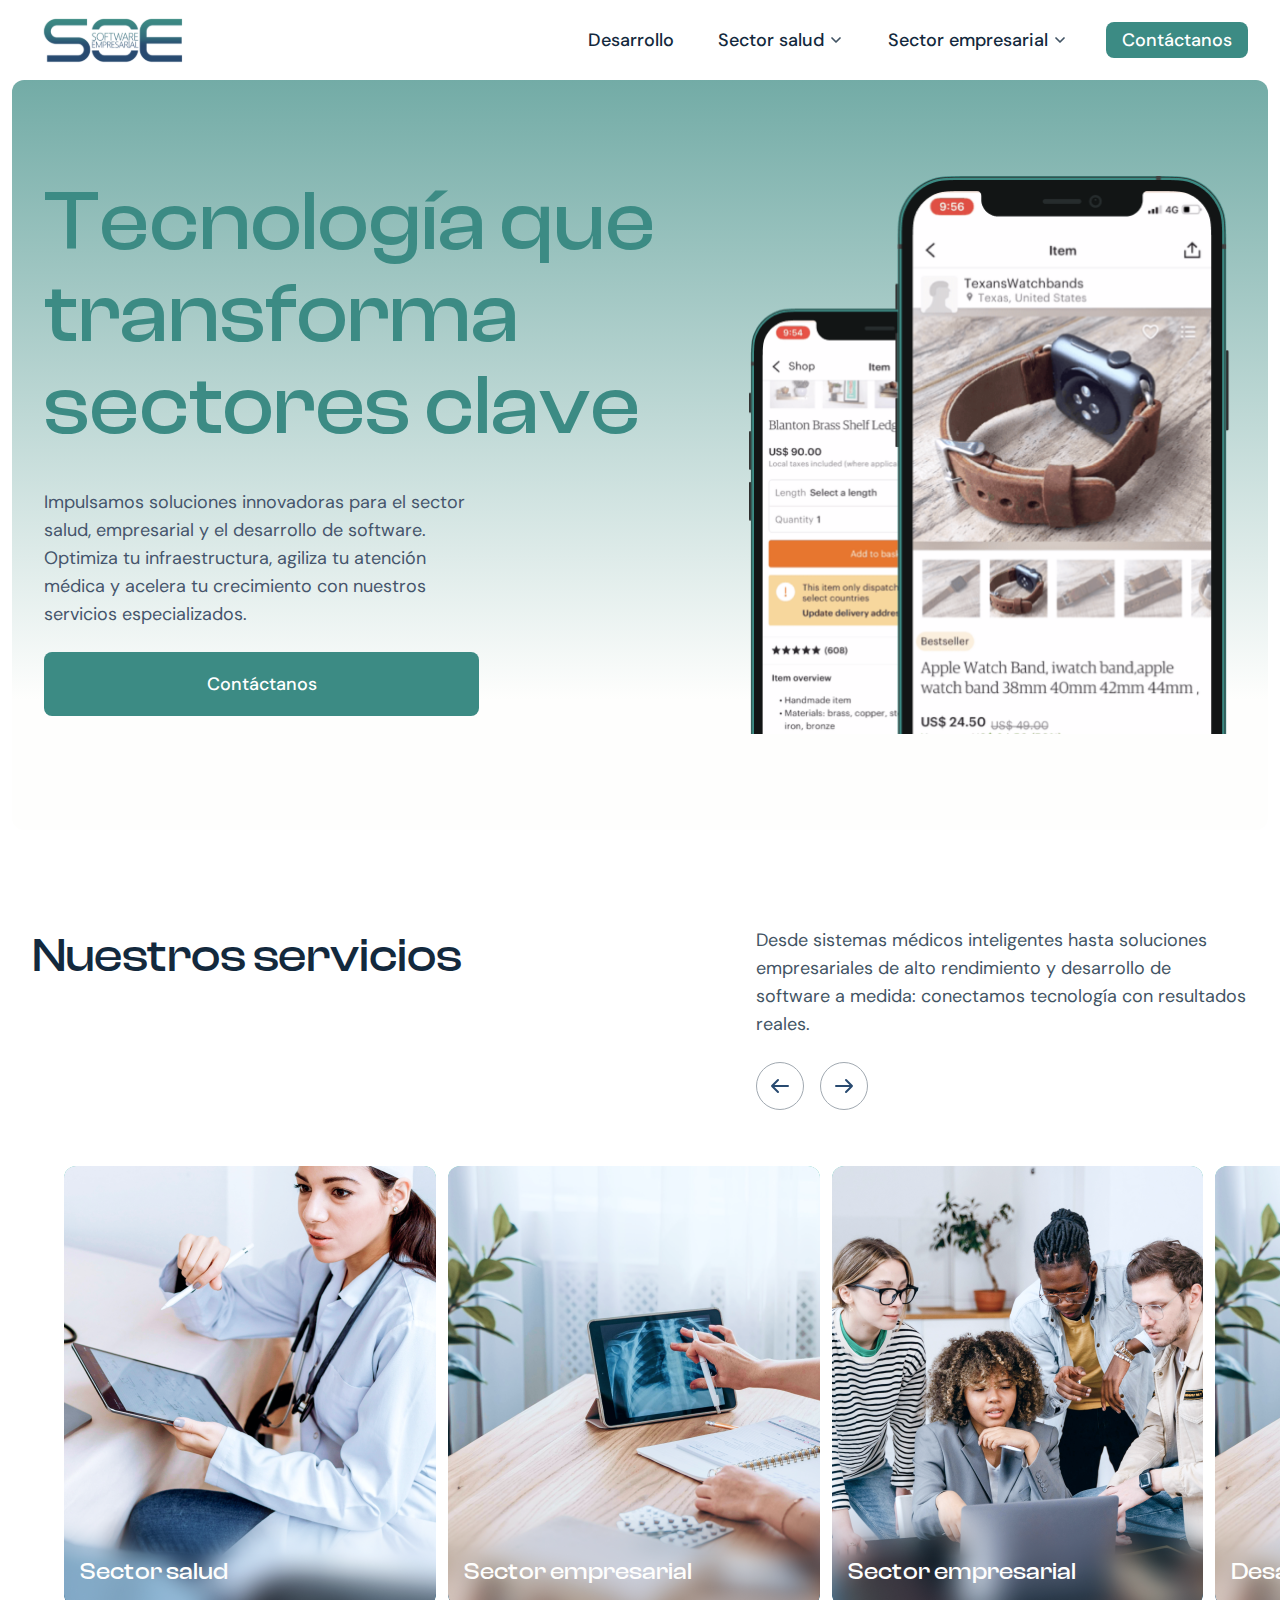
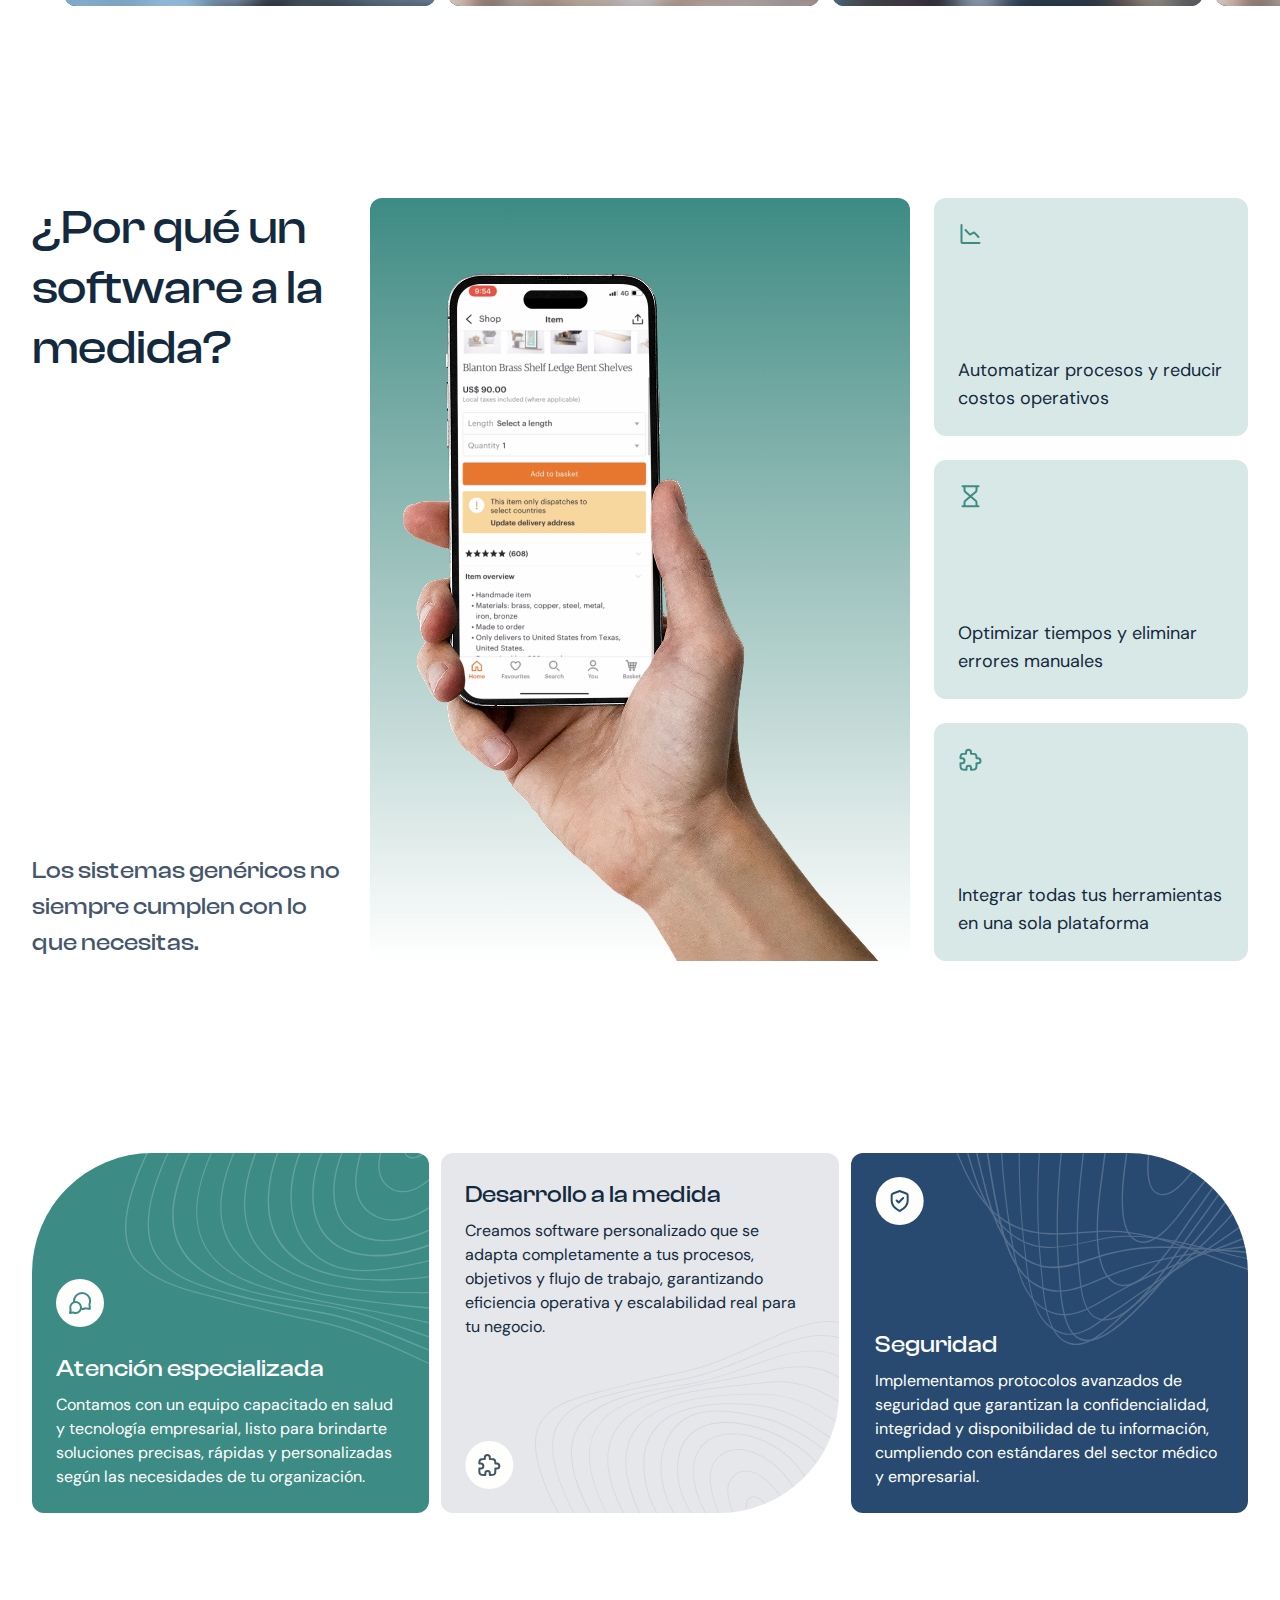
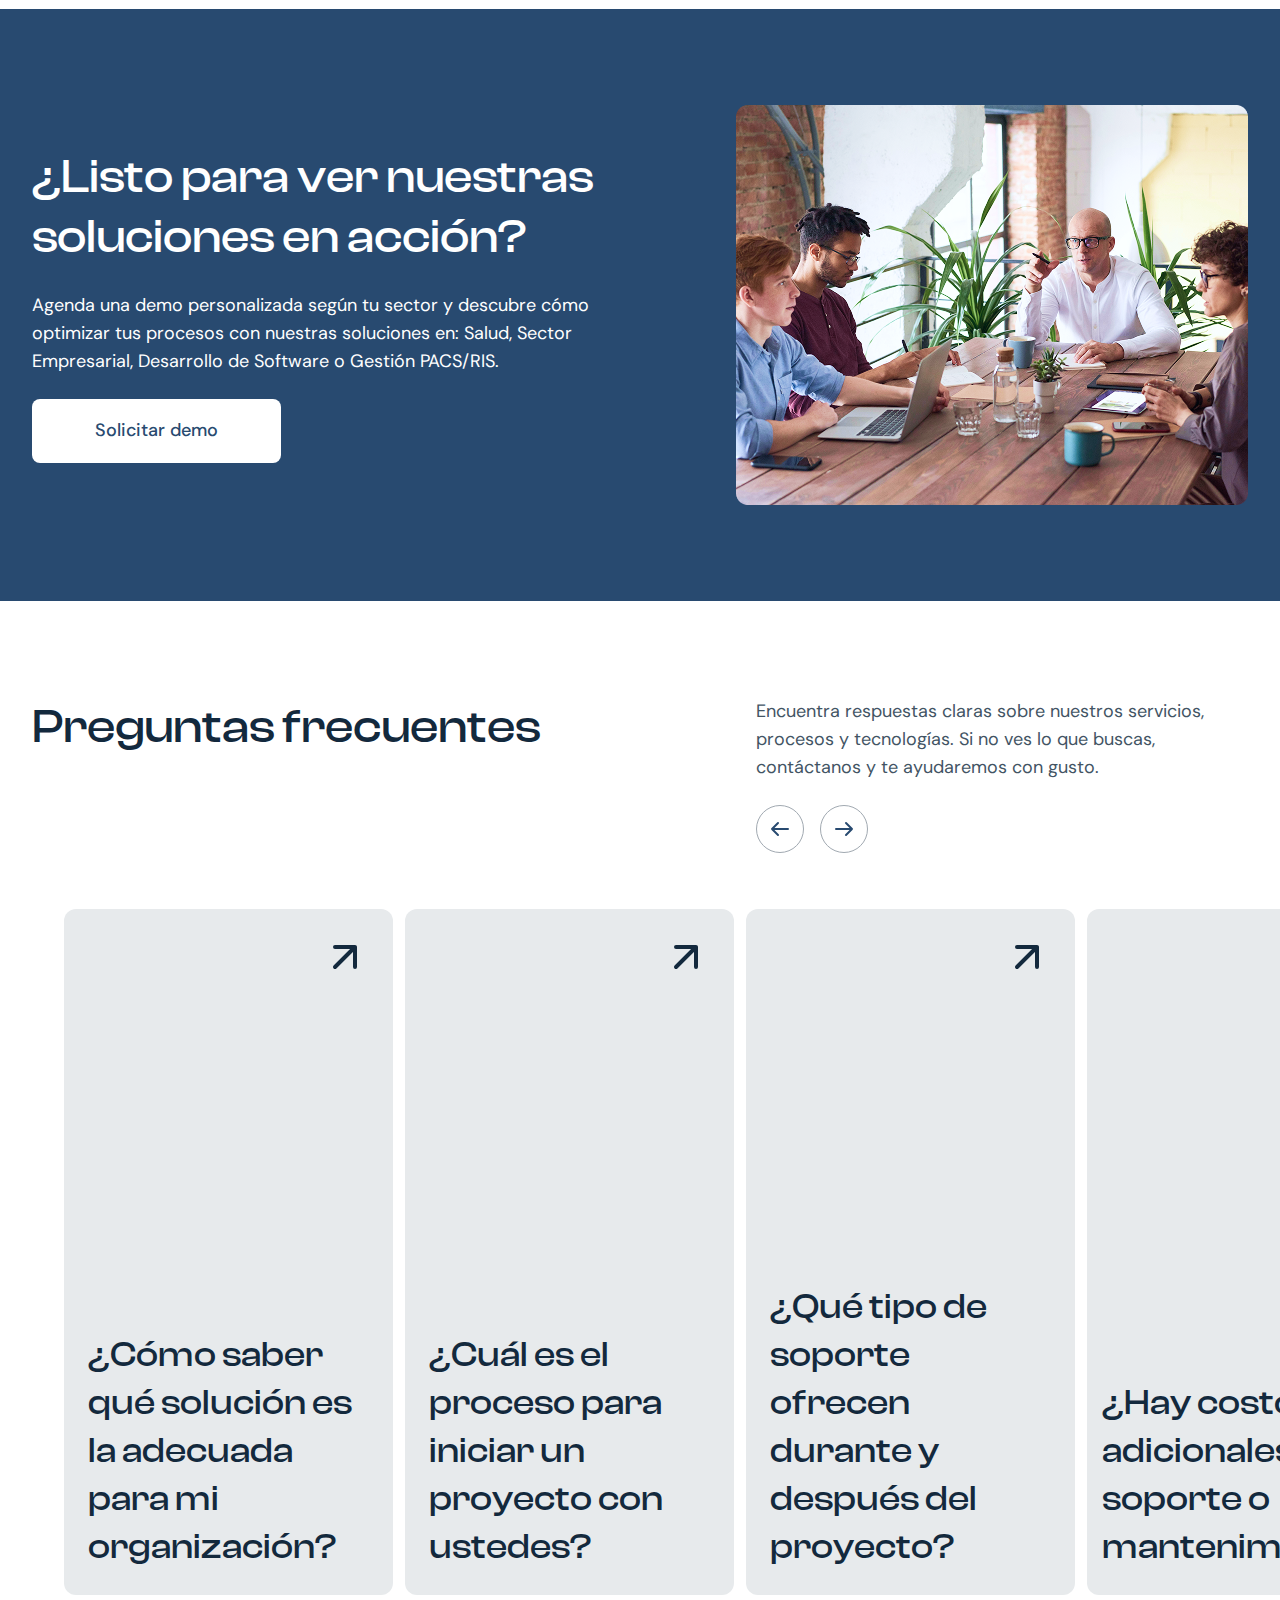
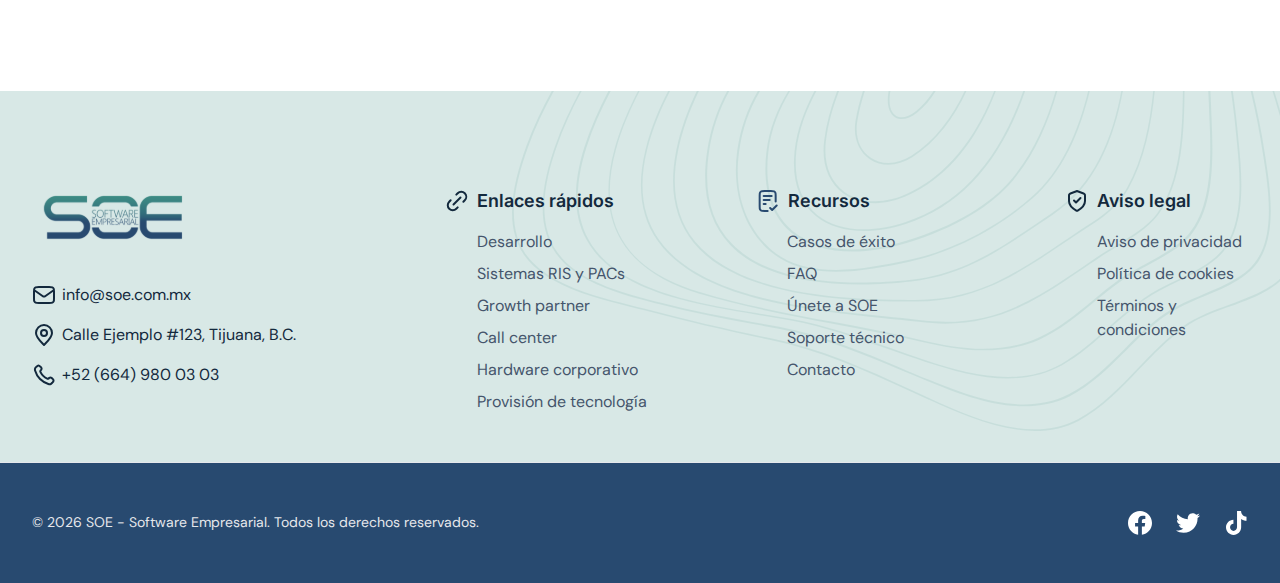
<file: src/index.html>
<!DOCTYPE html>
<html lang="en" data-theme="light" class="scroll-smooth">
  <head>
    <meta charset="UTF-8" />
    <meta name="viewport" content="width=device-width, initial-scale=1.0" />
    <title>SOE</title>

    <!-- favicon  -->
    <link
      rel="apple-touch-icon"
      sizes="180x180"
      href="./images/favicon/apple-touch-icon.png"
    />
    <link
      rel="icon"
      type="image/png"
      sizes="32x32"
      href="./images/favicon/favicon-32x32.png"
    />
    <link
      rel="icon"
      type="image/png"
      sizes="16x16"
      href="./images/favicon/favicon-16x16.png"
    />
    <link rel="manifest" href="./images/favicon/site.webmanifest" />

    <!-- google font  -->
    <link rel="preconnect" href="https://fonts.googleapis.com" />
    <link rel="preconnect" href="https://fonts.gstatic.com" crossorigin />
    <link
      href="https://fonts.googleapis.com/css2?family=DM+Sans:ital,opsz,wght@0,9..40,100..1000;1,9..40,100..1000&family=Inter:ital,opsz,wght@0,14..32,100..900;1,14..32,100..900&display=swap"
      rel="stylesheet"
    />

    <!-- swiper css -->
    <link
      rel="stylesheet"
      href="https://cdn.jsdelivr.net/npm/swiper@11/swiper-bundle.min.css"
    />
    <!-- custom font start  -->
    <link
      rel="stylesheet"
      href="./fonts/web-clash-display/css/clash-display.css"
    />
    <link rel="stylesheet" href="./css/style.min.css" />
  </head>

  <body>
    <!-- Preloader -->
    <div
      id="preloader"
      class="fixed inset-0 bg-white z-50 flex items-center justify-center"
    >
      <img src="./images/logo.svg" alt="logo" />
      <div
        class="w-16 h-16 border-4 border-gray-300 rounded-full spinner border-t-blue-500 absolute left-0 right-0 m-auto"
      ></div>
    </div>

    <!-- Header -->
    <header class="bg-white py-2.5 sticky top-0 z-30 lg:shadow-none shadow-xl">
      <!-- desktop nav -->
      <div
        class="container flex flex-row justify-between gap-5 lg:gap-8 items-center"
      >
        <a href="index.html"
          ><img
            src="./images/logo.svg"
            alt="gembet"
            class="xl:w-auto w-[116px]"
        /></a>

        <div class="md:hidden">
          <button
            class="justify-center text-text-body-primary text-xs font-medium font-Inter leading-none text-center flex flex-col gap-1"
            data-mobile-menu-toggle=""
          >
            <img src="./images/menu.svg" alt="menu" />
          </button>
        </div>
        <!-- Desktop Nav -->
        <nav class="hidden md:flex space-x-4 items-center">
          <ul class="flex flex-row gap-5 lg:gap-8 items-center">
            <li>
              <a
                href="./development.html"
                class="text-slate-800 text-base lg:text-lg font-medium leading-7 transition-all px-1.5 py-1 hover:text-slate-500 active:text-slate-500 focus:text-slate-500"
                >Desarrollo</a
              >
            </li>
            <li class="relative dropdown transition-all">
              <button
                class="dropdown-toggle flex justify-center items-center transition-all cursor-pointer text-slate-800 text-base lg:text-lg font-medium leading-7 px-1.5 py-1 gap-1 hover:text-slate-500"
                data-dropdown
              >
                Sector salud
                <svg
                  xmlns="http://www.w3.org/2000/svg"
                  width="16"
                  height="16"
                  viewBox="0 0 16 16"
                  fill="none"
                  class="transition-all"
                >
                  <path
                    d="M4 6L8 10L12 6"
                    stroke="#425464"
                    stroke-width="1.75"
                    stroke-linecap="round"
                    stroke-linejoin="round"
                  />
                </svg>
              </button>
              <div
                class="dropdown-menu dropdown-content transition-all right-0 w-[250px] p-3 bg-white rounded-xl shadow-custom absolute"
              >
                <ul class="flex flex-col">
                  <li>
                    <a
                      href="./systems.html"
                      class="flex flex-row gap-3 p-3 hover:bg-zinc-200 active:bg-zinc-200 focus:bg-zinc-200 rounded-lg transition-all duration-300 text-slate-800 text-base lg:text-lg font-medium leading-7"
                    >
                      Sistemas RIS y PACs
                    </a>
                  </li>

                  <li>
                    <a
                      href="./partner.html"
                      class="flex flex-row gap-3 p-3 hover:bg-zinc-200 active:bg-zinc-200 focus:bg-zinc-200 rounded-lg transition-all duration-300 text-slate-800 text-base lg:text-lg font-medium leading-7"
                    >
                      Growth partner
                    </a>
                  </li>
                  <li>
                    <a
                      href="./call-center.html"
                      class="flex flex-row gap-3 p-3 hover:bg-zinc-200 active:bg-zinc-200 focus:bg-zinc-200 rounded-lg transition-all duration-300 text-slate-800 text-base lg:text-lg font-medium leading-7"
                    >
                      Call center
                    </a>
                  </li>
                </ul>
              </div>
            </li>
            <li class="relative dropdown transition-all">
              <button
                class="dropdown-toggle flex justify-center items-center transition-all cursor-pointer text-slate-800 text-base lg:text-lg font-medium leading-7 px-1.5 py-1 gap-1 hover:text-slate-500"
                data-dropdown
              >
                Sector empresarial
                <svg
                  xmlns="http://www.w3.org/2000/svg"
                  width="16"
                  height="16"
                  viewBox="0 0 16 16"
                  fill="none"
                  class="transition-all"
                >
                  <path
                    d="M4 6L8 10L12 6"
                    stroke="#425464"
                    stroke-width="1.75"
                    stroke-linecap="round"
                    stroke-linejoin="round"
                  />
                </svg>
              </button>
              <div
                class="dropdown-menu dropdown-content transition-all right-0 w-[250px] p-3 bg-white rounded-xl shadow-custom absolute"
              >
                <ul class="flex flex-col">
                  <li>
                    <a
                      href="./hardware.html"
                      class="flex flex-row gap-3 p-3 hover:bg-zinc-200 active:bg-zinc-200 focus:bg-zinc-200 rounded-lg transition-all duration-300 text-slate-800 text-base lg:text-lg font-medium leading-7"
                    >
                      Hardware corporativo
                    </a>
                  </li>

                  <li>
                    <a
                      href="./soluciones.html"
                      class="flex flex-row gap-3 p-3 hover:bg-zinc-200 active:bg-zinc-200 focus:bg-zinc-200 rounded-lg transition-all duration-300 text-slate-800 text-base lg:text-lg font-medium leading-7"
                    >
                      Provisión de tecnología 
                    </a>
                  </li>
                </ul>
              </div>
            </li>
            <li class="relative dropdown group transition-all">
              <button
                class="dropdown-toggle flex justify-center items-center transition-all cursor-pointer text-white text-base lg:text-lg font-medium leading-7 px-2 lg:px-4 py-1 gap-1 bg-slate-500 rounded-lg"
                data-dropdown
              >
                Contáctanos
              </button>
              <div
                class="dropdown-menu dropdown-content absolute group-hover:!block transition-all right-0 w-[350px] p-3 bg-white rounded-xl shadow-custom"
              >
                <ul class="flex flex-col">
                  <li>
                    <a
                      href="mailto:+52 664 980 03 03"
                      class="flex flex-row gap-3 p-3 hover:bg-zinc-200 active:bg-zinc-200 focus:bg-zinc-200 rounded-lg transition-all duration-300"
                    >
                      <span class="">
                        <img src="./images/call.svg" alt="call" />
                      </span>
                      <span class="flex flex-col">
                        <span
                          class="text-slate-800 text-base lg:text-lg font-medium leading-7"
                          >Atención telefónica</span
                        >
                        <span
                          class="text-slate-600 text-base lg:text-lg font-normal leading-7"
                          >+52 (664) 980 03 03</span
                        >
                      </span>
                    </a>
                  </li>

                  <li>
                    <a
                      href="https://wa.link/tjyxcl"
                      class="flex flex-row gap-3 p-3 hover:bg-zinc-200 active:bg-zinc-200 focus:bg-zinc-200 rounded-lg transition-all duration-300"
                    >
                      <span class="">
                        <img
                          src="./images/whatsapp-dropdown.svg"
                          alt="whatsapp"
                        />
                      </span>
                      <span class="flex flex-col">
                        <span
                          class="text-slate-800 text-base lg:text-lg font-medium leading-7"
                          >WhatsApp</span
                        >
                        <span
                          class="text-slate-600 text-base lg:text-lg font-normal leading-7"
                          >+52 (664) 980 03 03</span
                        >
                      </span>
                    </a>
                  </li>
                  <li>
                    <a
                      href="mailto:info@soe.com.mx"
                      class="flex flex-row gap-3 p-3 hover:bg-zinc-200 active:bg-zinc-200 focus:bg-zinc-200 rounded-lg transition-all duration-300"
                    >
                      <span class="">
                        <img src="./images/mail-dropdown.svg" alt="mail" />
                      </span>
                      <span class="flex flex-col">
                        <span
                          class="text-slate-800 text-base lg:text-lg font-medium leading-7"
                          >Enviar mensaje</span
                        >
                        <span
                          class="text-slate-600 text-base lg:text-lg font-normal leading-7"
                          >info@soe.com.mx</span
                        >
                      </span>
                    </a>
                  </li>
                  <li>
                    <a
                      href=""
                      class="flex flex-row gap-3 p-3 hover:bg-zinc-200 active:bg-zinc-200 focus:bg-zinc-200 rounded-lg transition-all duration-300"
                    >
                      <span class="">
                        <img
                          src="./images/location-dropdown.svg"
                          alt="location"
                        />
                      </span>
                      <span class="flex flex-col">
                        <span
                          class="text-slate-800 text-base lg:text-lg font-medium leading-7"
                          >Dirección</span
                        >
                        <span
                          class="text-slate-600 text-base lg:text-lg font-normal leading-7"
                          >Calle Ejemplo #123, Tijuana, B.C.</span
                        >
                      </span>
                    </a>
                  </li>
                </ul>
              </div>
            </li>
          </ul>
        </nav>
      </div>

      <!-- Mobile Offcanvas -->
      <div
        class="offcanvas fixed inset-0 bg-white bg-opacity-50 h-screen overflow-y-auto z-50 md:hidden"
        id="mobileMenu"
      >
        <div class="bg-white w-full max-w-full h-full py-4 relative">
          <div class="flex flex-row items-center justify-between px-4">
            <a href="">
              <img src="./images/logo.svg" alt="logo" class="w-[120px]" />
            </a>
            <button class="cursor-pointer" data-close-mobile>
              <img src="./images/close.svg" alt="close" />
            </button>
          </div>
          <div class="mt-5 px-4">
            <nav class="flex space-x-4 items-center">
              <ul class="flex flex-col gap-5">
                <li class="flex flex-col justify-start text-start">
                  <a
                    href="./development.html"
                    class="text-slate-800 text-base lg:text-lg font-medium leading-7 transition-all px-1.5 py-1 hover:text-slate-500 active:text-slate-500 focus:text-slate-500"
                    >Desarrollo</a
                  >
                </li>

                <li
                  class="relative dropdown transition-all flex flex-col justify-start"
                >
                  <button
                    class="dropdown-toggle flex justify-start items-center transition-all cursor-pointer text-slate-800 text-base lg:text-lg font-medium leading-7 px-1.5 py-1 gap-1 hover:text-slate-500 active:text-slate-500 focus:text-slate-500"
                    data-dropdown
                  >
                    Sector salud
                    <svg
                      xmlns="http://www.w3.org/2000/svg"
                      width="16"
                      height="16"
                      viewBox="0 0 16 16"
                      fill="none"
                      class="transition-all"
                    >
                      <path
                        d="M4 6L8 10L12 6"
                        stroke="#425464"
                        stroke-width="1.75"
                        stroke-linecap="round"
                        stroke-linejoin="round"
                      />
                    </svg>
                  </button>
                  <div
                    class="dropdown-menu dropdown-content transition-all w-full p-3 rounded-xl"
                  >
                    <ul class="flex flex-col">
                      <li>
                        <a
                          href="./systems.html"
                          class="flex flex-row gap-3 p-3 hover:bg-zinc-200 active:bg-zinc-200 focus:bg-zinc-200 rounded-lg transition-all duration-300 text-slate-800 text-base lg:text-lg font-medium leading-7"
                        >
                          Sistemas RIS y PACs
                        </a>
                      </li>

                      <li>
                        <a
                          href="./partner.html"
                          class="flex flex-row gap-3 p-3 hover:bg-zinc-200 active:bg-zinc-200 focus:bg-zinc-200 rounded-lg transition-all duration-300 text-slate-800 text-base lg:text-lg font-medium leading-7"
                        >
                          Growth partner
                        </a>
                      </li>
                      <li>
                        <a
                          href="./call-center.html"
                          class="flex flex-row gap-3 p-3 hover:bg-zinc-200 active:bg-zinc-200 focus:bg-zinc-200 rounded-lg transition-all duration-300 text-slate-800 text-base lg:text-lg font-medium leading-7"
                        >
                          Call center
                        </a>
                      </li>
                    </ul>
                  </div>
                </li>
                <li
                  class="relative dropdown transition-all flex flex-col justify-start"
                >
                  <button
                    class="dropdown-toggle flex justify-start items-center transition-all cursor-pointer text-slate-800 text-base lg:text-lg font-medium leading-7 px-1.5 py-1 gap-1 hover:text-slate-500 active:text-slate-500 focus:text-slate-500"
                    data-dropdown
                  >
                    Sector empresarial
                    <svg
                      xmlns="http://www.w3.org/2000/svg"
                      width="16"
                      height="16"
                      viewBox="0 0 16 16"
                      fill="none"
                      class="transition-all"
                    >
                      <path
                        d="M4 6L8 10L12 6"
                        stroke="#425464"
                        stroke-width="1.75"
                        stroke-linecap="round"
                        stroke-linejoin="round"
                      />
                    </svg>
                  </button>
                  <div
                    class="dropdown-menu dropdown-content transition-all w-full p-3 bg-white rounded-xl"
                  >
                    <ul class="flex flex-col">
                      <li>
                        <a
                          href="./hardware.html"
                          class="flex flex-row gap-3 p-3 hover:bg-zinc-200 active:bg-zinc-200 focus:bg-zinc-200 rounded-lg transition-all duration-300 text-slate-800 text-base lg:text-lg font-medium leading-7"
                        >
                          Hardware corporativo
                        </a>
                      </li>

                      <li>
                        <a
                          href="./soluciones.html"
                          class="flex flex-row gap-3 p-3 hover:bg-zinc-200 active:bg-zinc-200 focus:bg-zinc-200 rounded-lg transition-all duration-300 text-slate-800 text-base lg:text-lg font-medium leading-7"
                        >
                          Provisión de tecnología 
                        </a>
                      </li>
                    </ul>
                  </div>
                </li>
              </ul>
            </nav>
          </div>
          <div class="pt-6">
            <div class="border-b border-[#E7EAEC]"></div>
            <div class="px-4 py-6 flex flex-row justify-around">
              <ul class="space-y-3">
                <li class="flex flex-row gap-1 items-center">
                  <img src="./images/list-menu.svg" alt="recursos" />
                  <h4
                    class="text-basic-black text-base font-DMSans font-medium"
                  >
                    Recursos
                  </h4>
                </li>
                <li>
                  <a
                    href="#"
                    class="text-basic-black text-sm font-DMSans font-normal"
                    >Casos de éxito</a
                  >
                </li>
                <li>
                  <a
                    href="#"
                    class="text-basic-black text-sm font-DMSans font-normal"
                    >FAQ</a
                  >
                </li>
                <li>
                  <a
                    href="#"
                    class="text-basic-black text-sm font-DMSans font-normal"
                    >Únete a SOE</a
                  >
                </li>
              </ul>
              <ul class="space-y-3">
                <li class="flex flex-row gap-1 items-center">
                  <img src="./images/shield-menu.svg" alt="recursos" />
                  <h4
                    class="text-basic-black text-base font-DMSans font-medium"
                  >
                    Aviso legal
                  </h4>
                </li>
                <li>
                  <a
                    href="#"
                    class="text-basic-black text-sm font-DMSans font-normal"
                    >Aviso de privacidad</a
                  >
                </li>
                <li>
                  <a
                    href="#"
                    class="text-basic-black text-sm font-DMSans font-normal"
                    >FAQ</a
                  >
                </li>
                <li>
                  <a
                    href="#"
                    class="text-basic-black text-sm font-DMSans font-normal"
                    >Términos y condiciones</a
                  >
                </li>
              </ul>
            </div>
            <div class="px-4">
              <a
                href="./contactanos.html"
                class="flex justify-center items-center transition-all cursor-pointer text-white text-base lg:text-lg font-medium leading-7 px-2 lg:px-4 py-[10px] gap-1 bg-slate-500 rounded-lg"
              >
                Contáctanos
              </a>
              <div class="pt-6">
                <ul class="flex flex-col">
                  <li>
                    <a
                      href="mailto:+52 664 980 03 03"
                      class="flex flex-row gap-3 p-3 hover:bg-zinc-200 active:bg-zinc-200 focus:bg-zinc-200 rounded-lg transition-all duration-300"
                    >
                      <span class="mt-1">
                        <img src="./images/call.svg" alt="call" />
                      </span>
                      <span class="flex flex-col">
                        <span
                          class="text-slate-800 text-base lg:text-lg font-medium leading-7"
                          >Atención telefónica</span
                        >
                        <span
                          class="text-slate-600 text-base lg:text-lg font-normal leading-7"
                          >+52 (664) 980 03 03</span
                        >
                      </span>
                    </a>
                  </li>

                  <li>
                    <a
                      href="https://wa.link/tjyxcl"
                      class="flex flex-row gap-3 p-3 hover:bg-zinc-200 active:bg-zinc-200 focus:bg-zinc-200 rounded-lg transition-all duration-300"
                    >
                      <span class="mt-1">
                        <img
                          src="./images/whatsapp-dropdown.svg"
                          alt="whatsapp"
                        />
                      </span>
                      <span class="flex flex-col">
                        <span
                          class="text-slate-800 text-base lg:text-lg font-medium leading-7"
                          >WhatsApp</span
                        >
                        <span
                          class="text-slate-600 text-base lg:text-lg font-normal leading-7"
                          >+52 (664) 980 03 03</span
                        >
                      </span>
                    </a>
                  </li>
                  <li>
                    <a
                      href="mailto:info@soe.com.mx"
                      class="flex flex-row gap-3 p-3 hover:bg-zinc-200 active:bg-zinc-200 focus:bg-zinc-200 rounded-lg transition-all duration-300"
                    >
                      <span class="mt-1">
                        <img src="./images/mail-dropdown.svg" alt="mail" />
                      </span>
                      <span class="flex flex-col">
                        <span
                          class="text-slate-800 text-base lg:text-lg font-medium leading-7"
                          >Enviar mensaje</span
                        >
                        <span
                          class="text-slate-600 text-base lg:text-lg font-normal leading-7"
                          >info@soe.com.mx</span
                        >
                      </span>
                    </a>
                  </li>
                  <li>
                    <a
                      href=""
                      class="flex flex-row gap-3 p-3 hover:bg-zinc-200 active:bg-zinc-200 focus:bg-zinc-200 rounded-lg transition-all duration-300"
                    >
                      <span class="mt-1">
                        <img
                          src="./images/location-dropdown.svg"
                          alt="location"
                        />
                      </span>
                      <span class="flex flex-col">
                        <span
                          class="text-slate-800 text-base lg:text-lg font-medium leading-7"
                          >Dirección</span
                        >
                        <span
                          class="text-slate-600 text-base lg:text-lg font-normal leading-7"
                          >Calle Ejemplo #123, Tijuana, B.C.</span
                        >
                      </span>
                    </a>
                  </li>
                </ul>
              </div>
            </div>
          </div>
        </div>
      </div>
    </header>

    <main>
      <!-- tecnologia start  -->
      <section class="tecnologia sm:px-3 px-4">
        <div class="lg:py-24 sm:py-[60px] py-12 tecnologia-bg rounded-xl">
          <div class="container">
            <div class="grid lg:grid-cols-12 grid-cols-1 lg:gap-4 gap-y-20">
              <div class="flex flex-col xl:gap-9 gap-6 lg:col-span-7">
                <h1
                  class="text-slate-500 text-5xl md:text-7xl xl:text-[84px] font-medium font-ClashDisplay leading-none xl:leading-[92px] lg:m-0 m-auto w-[665px] max-w-full lg:text-start text-center"
                >
                  Tecnología que transforma sectores clave
                </h1>
                <div
                  class="flex flex-col gap-6 w-[435px] max-w-full lg:m-0 m-auto lg:text-start text-center"
                >
                  <p
                    class="text-slate-600 lg:text-lg text-base font-normal lg:leading-7"
                  >
                    Impulsamos soluciones innovadoras para el sector salud,
                    empresarial y el desarrollo de software. Optimiza tu
                    infraestructura, agiliza tu atención médica y acelera tu
                    crecimiento con nuestros servicios especializados.
                  </p>
                  <a
                    href=""
                    class="w-full min-h-16 max-h-16 p-4 bg-slate-500 rounded-lg inline-flex flex-col justify-center items-center gap-3.5 text-center text-white text-lg font-medium leading-7 hover:text-slate-500 active:text-slate-500 focus:text-slate-500 hover:bg-white hover:shadow focus:text-slate-500 focus:bg-white focus:shadow transition-colors duration-300"
                  >
                    Contáctanos
                  </a>
                </div>
              </div>
              <div class="lg:col-span-5 text-right mx-auto lg:mx-0">
                <img
                  src="./images/tecnologia-hero.png"
                  alt="tecnologia"
                  class="lg:ml-auto hidden md:block"
                />
                <img
                  src="./images/fullphone.png"
                  alt="tecnologia"
                  class="mx-auto block md:hidden"
                />
              </div>
            </div>
          </div>
        </div>
      </section>
      <!-- services start  -->
      <section class="services py-12 md:py-15 lg:py-24">
        <!-- Optional container just for heading/alignment (not wrapping the slider) -->
        <div
          class="container flex flex-col md:flex-row items-start justify-between mb-8 gap-6"
        >
          <div
            class="flex flex-col lg:flex-row justify-between items-start lg:items-start gap-6 w-full"
          >
            <h2
              class="text-basic-black text-[34px] md:text-4xl lg:text-5xl font-medium font-ClashDisplay leading-[46px] md:leading-[48px] lg:leading-[60px]"
            >
              Nuestros servicios
            </h2>

            <!-- doc -->
            <div class="flex flex-col items-start gap-6">
              <p
                class="text-gray-dark text-lg font-normal leading-7 w-full lg:max-w-[492px]"
              >
                Desde sistemas médicos inteligentes hasta soluciones
                empresariales de alto rendimiento y desarrollo de software a
                medida: conectamos tecnología con resultados reales.
              </p>
              <!-- 👇 Custom Pagination Dots -->
              <div
                class="flex md:hidden lg:flex justify-start gap-4 items-center mb-6"
              >
                <button
                  class="swiper-prev cursor-pointer group w-12 h-12 rounded-full border border-gray-medium flex items-center justify-center hover:bg-[#13547A] transition"
                >
                  <svg
                    xmlns="http://www.w3.org/2000/svg"
                    viewBox="0 0 24 24"
                    fill="none"
                    class="w-6 h-6 stroke-[#284A70] group-hover:stroke-basic-white transition"
                  >
                    <path
                      d="M20 12H4M4 12L10 18M4 12L10 6"
                      stroke-width="2"
                      stroke-linecap="round"
                      stroke-linejoin="round"
                    />
                  </svg>
                </button>

                <button
                  class="swiper-next cursor-pointer group w-12 h-12 rounded-full border border-gray-medium flex items-center justify-center hover:bg-accent-primary transition"
                >
                  <svg
                    xmlns="http://www.w3.org/2000/svg"
                    viewBox="0 0 24 24"
                    fill="none"
                    class="w-6 h-6 stroke-[#284A70] group-hover:stroke-basic-white transition"
                  >
                    <path
                      d="M4 12H20M20 12L14 6M20 12L14 18"
                      stroke-width="2"
                      stroke-linecap="round"
                      stroke-linejoin="round"
                    />
                  </svg>
                </button>
              </div>
            </div>
          </div>
          <!-- 👇 Custom Pagination Dots -->
          <div
            class="hidden md:flex lg:hidden justify-start gap-4 items-center"
          >
            <button
              class="swiper-prev cursor-pointer group w-12 h-12 rounded-full border border-gray-medium flex items-center justify-center hover:bg-[#13547A] transition"
            >
              <svg
                xmlns="http://www.w3.org/2000/svg"
                viewBox="0 0 24 24"
                fill="none"
                class="w-6 h-6 stroke-[#284A70] group-hover:stroke-basic-white transition"
              >
                <path
                  d="M20 12H4M4 12L10 18M4 12L10 6"
                  stroke-width="2"
                  stroke-linecap="round"
                  stroke-linejoin="round"
                />
              </svg>
            </button>

            <button
              class="swiper-next cursor-pointer group w-12 h-12 rounded-full border border-gray-medium flex items-center justify-center hover:bg-accent-primary transition"
            >
              <svg
                xmlns="http://www.w3.org/2000/svg"
                viewBox="0 0 24 24"
                fill="none"
                class="w-6 h-6 stroke-[#284A70] group-hover:stroke-basic-white transition"
              >
                <path
                  d="M4 12H20M20 12L14 6M20 12L14 18"
                  stroke-width="2"
                  stroke-linecap="round"
                  stroke-linejoin="round"
                />
              </svg>
            </button>
          </div>
        </div>
        <div class="relative w-full">
          <!-- Slider wrapper with only left container spacing -->
          <div
            class="overflow-x-auto pl-4 sm:pl-8 lg:pl-16 2xl:pl-[calc((100vw-1216px)/2)]"
          >
            <!-- Swiper Container -->
            <div class="swiper servicesSwiper px-4 md:px-8 lg:px-16 h-[440px]">
              <div class="swiper-wrapper">
                <!-- Slide 1 -->
                <div
                  class="swiper-slide h-full flex rounded-xl max-w-[calc(100%-80px)] md:max-w-[300px] lg:max-w-[465px] w-full shrink-0"
                >
                  <div
                    class="relative h-full w-full rounded-xl p-6 text-white bg-gradient-to-t from-[#13547A] to-[#80D0C7] overflow-hidden group/slider groupItem"
                  >
                    <div
                      class="opacity-100 group-hover/slider:opacity-0 transition-opacity duration-400 item1"
                    >
                      <div
                        class="absolute inset-0 pointer-events-none z-0 rounded-xl overflow-hidden"
                      >
                        <img
                          src="./images/nuestros_servicios-salud.png"
                          alt=""
                          class="w-full h-full object-cover"
                        />
                      </div>

                      <span
                        class="text-xl md:text-[22px] lg:text-2xl font-medium leading-6 md:leading-7.5 lg:leading-9 text-basic-white font-ClashDisplay absolute bottom-4 left-4 md:bottom-5.5 md:left-4 lg:bottom-4 lg:left-4"
                      >
                        Sector salud
                      </span>
                    </div>
                    <div
                      class="opacity-0 group-hover/slider:opacity-100 transition-opacity duration-400 item2"
                    >
                      <h4
                        class="text-2xl md:text-[28px] lg:text-4xl font-medium leading-8 md:leading-9 lg:leading-4xl text-basic-white font-ClashDisplay"
                      >
                        Sector salud
                      </h4>

                      <ul
                        class="absolute bottom-6 left-6 space-y-1 lg:space-y-2 font-normal text-sm md:text-base text-gray-light"
                      >
                        <li>Hardware corporativo</li>
                        <li>Componentes para servidores</li>
                        <li>Servidores</li>
                        <li>Provisión de tecnología</li>
                        <li>Componentes IT</li>
                      </ul>
                      <!-- Arrow Icon -->
                      <a
                        href="#"
                        class="absolute bottom-6 right-6 w-12 h-12 flex items-center justify-center rounded-full text-basic-white bg-basic-white group ring-2 ring-[#13547A] hover:bg-transparent hover:ring-basic-white transition duration-300 ease-in-out"
                      >
                        <svg
                          xmlns="http://www.w3.org/2000/svg"
                          width="24"
                          height="24"
                          viewBox="0 0 24 24"
                          fill="none"
                          class="w-6 h-6 stroke-[#13547A] group-hover:stroke-white transition"
                        >
                          <path
                            d="M7 17L17 7M17 7H7M17 7V17"
                            stroke-width="2"
                            stroke-linecap="round"
                            stroke-linejoin="round"
                          />
                        </svg>
                      </a>
                      <!-- Optional background overlay -->
                      <div
                        class="absolute -bottom-17 -right-44 w-[90%] pointer-events-none z-0"
                      >
                        <img
                          src="./images/Background_wave-02.png"
                          alt=""
                          class="w-full h-auto"
                        />
                      </div>
                    </div>
                  </div>
                </div>

                <!-- ✅ Slide 2 (Fixed height issue) -->
                <div
                  class="swiper-slide h-full flex rounded-xl max-w-[calc(100%-80px)] md:max-w-[300px] lg:max-w-[465px] w-full shrink-0"
                >
                  <div
                    class="relative h-full w-full rounded-xl p-6 text-white bg-gradient-to-t from-[#13547A] to-[#80D0C7] overflow-hidden group/slider groupItem"
                  >
                    <div
                      class="opacity-100 group-hover/slider:opacity-0 transition-opacity duration-400 item1"
                    >
                      <div
                        class="absolute inset-0 pointer-events-none z-0 rounded-xl overflow-hidden"
                      >
                        <img
                          src="./images/nuestros_servicios-gestion.png"
                          alt=""
                          class="w-full h-full object-cover"
                        />
                      </div>

                      <span
                        class="text-xl md:text-[22px] lg:text-2xl font-medium leading-6 md:leading-7.5 lg:leading-9 text-basic-white font-ClashDisplay absolute bottom-4 left-4 md:bottom-5.5 md:left-4 lg:bottom-4 lg:left-4"
                      >
                        Sector empresarial
                      </span>
                    </div>
                    <div
                      class="opacity-0 group-hover/slider:opacity-100 transition-opacity duration-400 item2"
                    >
                      <h4
                        class="text-2xl md:text-[28px] lg:text-4xl font-medium leading-8 md:leading-9 lg:leading-4xl text-basic-white font-ClashDisplay"
                      >
                        Sector empresarial
                      </h4>

                      <ul
                        class="absolute bottom-6 left-6 space-y-1 lg:space-y-2 font-normal text-sm md:text-base text-gray-light"
                      >
                        <li>Hardware corporativo</li>
                        <li>Componentes para servidores</li>
                        <li>Servidores</li>
                        <li>Provisión de tecnología</li>
                        <li>Componentes IT</li>
                      </ul>
                      <!-- Arrow Icon -->
                      <a
                        href="#"
                        class="absolute bottom-6 right-6 w-12 h-12 flex items-center justify-center rounded-full text-basic-white bg-basic-white group ring-2 ring-[#13547A] hover:bg-transparent hover:ring-basic-white transition duration-300 ease-in-out"
                      >
                        <svg
                          xmlns="http://www.w3.org/2000/svg"
                          width="24"
                          height="24"
                          viewBox="0 0 24 24"
                          fill="none"
                          class="w-6 h-6 stroke-[#13547A] group-hover:stroke-white transition"
                        >
                          <path
                            d="M7 17L17 7M17 7H7M17 7V17"
                            stroke-width="2"
                            stroke-linecap="round"
                            stroke-linejoin="round"
                          />
                        </svg>
                      </a>
                      <!-- Optional background overlay -->
                      <div
                        class="absolute -bottom-17 -right-44 w-[90%] pointer-events-none z-0"
                      >
                        <img
                          src="./images/Background_wave-02.png"
                          alt=""
                          class="w-full h-auto"
                        />
                      </div>
                    </div>
                  </div>
                </div>

                <!-- Slide 3 -->
                <div
                  class="swiper-slide h-full flex rounded-xl max-w-[calc(100%-80px)] md:max-w-[300px] lg:max-w-[465px] w-full shrink-0"
                >
                  <div
                    class="relative h-full w-full rounded-xl p-6 text-white bg-gradient-to-t from-[#13547A] to-[#80D0C7] overflow-hidden group/slider groupItem"
                  >
                    <div
                      class="opacity-100 group-hover/slider:opacity-0 transition-opacity duration-400 item1"
                    >
                      <div
                        class="absolute inset-0 pointer-events-none z-0 rounded-xl overflow-hidden"
                      >
                        <img
                          src="./images/nuestros_servicios-desarrollo.png"
                          alt=""
                          class="w-full h-full object-cover"
                        />
                      </div>

                      <span
                        class="text-xl md:text-[22px] lg:text-2xl font-medium leading-6 md:leading-7.5 lg:leading-9 text-basic-white font-ClashDisplay absolute bottom-4 left-4 md:bottom-5.5 md:left-4 lg:bottom-4 lg:left-4"
                      >
                        Sector empresarial
                      </span>
                    </div>
                    <div
                      class="opacity-0 group-hover/slider:opacity-100 transition-opacity duration-400 item2"
                    >
                      <h4
                        class="text-2xl md:text-[28px] lg:text-4xl font-medium leading-8 md:leading-9 lg:leading-4xl text-basic-white font-ClashDisplay"
                      >
                        Sector empresarial
                      </h4>

                      <ul
                        class="absolute bottom-6 left-6 space-y-1 lg:space-y-2 font-normal text-sm md:text-base text-gray-light"
                      >
                        <li>Hardware corporativo</li>
                        <li>Componentes para servidores</li>
                        <li>Servidores</li>
                        <li>Provisión de tecnología</li>
                        <li>Componentes IT</li>
                      </ul>
                      <!-- Arrow Icon -->
                      <a
                        href="#"
                        class="absolute bottom-6 right-6 w-12 h-12 flex items-center justify-center rounded-full text-basic-white bg-basic-white group ring-2 ring-[#13547A] hover:bg-transparent hover:ring-basic-white transition duration-300 ease-in-out"
                      >
                        <svg
                          xmlns="http://www.w3.org/2000/svg"
                          width="24"
                          height="24"
                          viewBox="0 0 24 24"
                          fill="none"
                          class="w-6 h-6 stroke-[#13547A] group-hover:stroke-white transition"
                        >
                          <path
                            d="M7 17L17 7M17 7H7M17 7V17"
                            stroke-width="2"
                            stroke-linecap="round"
                            stroke-linejoin="round"
                          />
                        </svg>
                      </a>
                      <!-- Optional background overlay -->
                      <div
                        class="absolute -bottom-17 -right-44 w-[90%] pointer-events-none z-0"
                      >
                        <img
                          src="./images/Background_wave-02.png"
                          alt=""
                          class="w-full h-auto"
                        />
                      </div>
                    </div>
                  </div>
                </div>

                <!-- Slide 4 -->
                <div
                  class="swiper-slide h-full flex rounded-xl max-w-[calc(100%-80px)] md:max-w-[300px] lg:max-w-[465px] w-full shrink-0"
                >
                  <div
                    class="relative h-full w-full rounded-xl p-6 text-white bg-gradient-to-t from-[#13547A] to-[#80D0C7] overflow-hidden group/slider groupItem"
                  >
                    <div
                      class="opacity-100 group-hover/slider:opacity-0 transition-opacity duration-400 item1"
                    >
                      <div
                        class="absolute inset-0 pointer-events-none z-0 rounded-xl overflow-hidden"
                      >
                        <img
                          src="./images/nuestros_servicios-gestion.png"
                          alt=""
                          class="w-full h-full object-cover"
                        />
                      </div>

                      <span
                        class="text-xl md:text-[22px] lg:text-2xl font-medium leading-6 md:leading-7.5 lg:leading-9 text-basic-white font-ClashDisplay absolute bottom-4 left-4 md:bottom-5.5 md:left-4 lg:bottom-4 lg:left-4"
                      >
                        Desarrollo de software
                      </span>
                    </div>
                    <div
                      class="opacity-0 group-hover/slider:opacity-100 transition-opacity duration-400 item2"
                    >
                      <h4
                        class="text-2xl md:text-[28px] lg:text-4xl font-medium leading-8 md:leading-9 lg:leading-4xl text-basic-white font-ClashDisplay"
                      >
                        Desarrollo de software
                      </h4>

                      <ul
                        class="absolute bottom-6 left-6 space-y-1 lg:space-y-2 font-normal text-sm md:text-base text-gray-light"
                      >
                        <li>Hardware corporativo</li>
                        <li>Componentes para servidores</li>
                        <li>Servidores</li>
                        <li>Provisión de tecnología</li>
                        <li>Componentes IT</li>
                      </ul>
                      <!-- Arrow Icon -->
                      <a
                        href="#"
                        class="absolute bottom-6 right-6 w-12 h-12 flex items-center justify-center rounded-full text-basic-white bg-basic-white group ring-2 ring-[#13547A] hover:bg-transparent hover:ring-basic-white transition duration-300 ease-in-out"
                      >
                        <svg
                          xmlns="http://www.w3.org/2000/svg"
                          width="24"
                          height="24"
                          viewBox="0 0 24 24"
                          fill="none"
                          class="w-6 h-6 stroke-[#13547A] group-hover:stroke-white transition"
                        >
                          <path
                            d="M7 17L17 7M17 7H7M17 7V17"
                            stroke-width="2"
                            stroke-linecap="round"
                            stroke-linejoin="round"
                          />
                        </svg>
                      </a>
                      <!-- Optional background overlay -->
                      <div
                        class="absolute -bottom-17 -right-44 w-[90%] pointer-events-none z-0"
                      >
                        <img
                          src="./images/Background_wave-02.png"
                          alt=""
                          class="w-full h-auto"
                        />
                      </div>
                    </div>
                  </div>
                </div>
              </div>
            </div>
          </div>
        </div>
      </section>
      <!-- services end -->
      <!-- ¿Por qué un software a la medida?  -->
      <section class="software lg:py-24 py-12">
        <div class="container">
          <div class="grid lg:grid-cols-11 sm:grid-cols-5 gap-6">
            <div
              class="lg:col-span-3 sm:col-span-5 col-span-1 flex flex-col justify-between gap-4 h-full lg:w-auto sm:w-[506px] max-w-full"
            >
              <h2
                class="text-slate-800 text-4xl xl:text-5xl font-medium font-ClashDisplay xl:leading-[60px]"
              >
                ¿Por qué un software a la medida?
              </h2>
              <p
                class="text-slate-600 text-xl xl:text-2xl font-medium font-ClashDisplay xl:leading-9"
              >
                Los sistemas genéricos no siempre cumplen con lo que necesitas.
              </p>
            </div>
            <div
              class="lg:col-span-5 sm:col-span-3 col-span-1 pl-8 relative bg-gradient-to-b from-slate-500 to-white rounded-xl"
            >
              <img
                src="./images/phone.png"
                alt="software phone"
                class="hidden md:block"
              />
              <img
                src="./images/phone-phone.png"
                alt="tecnologia"
                class="mx-auto block md:hidden"
              />
            </div>
            <div
              class="lg:col-span-3 sm:col-span-2 col-span-1 flex flex-col md:gap-6 gap-4"
            >
              <!-- single item start  -->
              <div
                class="p-6 bg-zinc-200 rounded-xl flex flex-col justify-between items-start h-full gap-6"
              >
                <div>
                  <img src="./images/automatizar.svg" alt="automatizar" />
                </div>
                <p class="text-slate-800 text-lg font-normal leading-7">
                  Automatizar procesos y reducir costos operativos
                </p>
              </div>
              <!-- single item start  -->
              <!-- single item end  -->
              <div
                class="p-6 bg-zinc-200 rounded-xl flex flex-col justify-between items-start h-full gap-6"
              >
                <div>
                  <img src="./images/optimizar.svg" alt="automatizar" />
                </div>
                <p class="text-slate-800 text-lg font-normal leading-7">
                  Optimizar tiempos y eliminar errores manuales
                </p>
              </div>
              <!-- single item start  -->
              <!-- single item end  -->
              <div
                class="p-6 bg-zinc-200 rounded-xl flex flex-col justify-between items-start h-full gap-6"
              >
                <div>
                  <img src="./images/integrar.svg" alt="automatizar" />
                </div>
                <p class="text-slate-800 text-lg font-normal leading-7">
                  Integrar todas tus herramientas en una sola plataforma
                </p>
              </div>
              <!-- single item start  -->
            </div>
          </div>
        </div>
      </section>
      <section class="lg:py-24 py-12">
        <div
          class="container grid lg:grid-cols-3 md:grid-cols-2 grid-cols-1 gap-3"
        >
          <!-- single item start  -->
          <div
            class="flex flex-col justify-end p-6 rounded-tl-[120px] rounded-tr-xl rounded-bl-xl rounded-br-xl bg-slate-500 min-h-[360px] gap-6 bg-[url('../images/shape-1.svg')] bg-top-right bg-no-repeat"
          >
            <div>
              <img src="./images/atencion.svg" alt="atencion" />
            </div>
            <div class="flex flex-col gap-1.5">
              <h4
                class="text-white text-xl sm:text-2xl font-medium font-ClashDisplay leading-9"
              >
                Atención especializada
              </h4>
              <p
                class="text-white text-sm sm:text-base font-normal leading-normal"
              >
                Contamos con un equipo capacitado en salud y tecnología
                empresarial, listo para brindarte soluciones precisas, rápidas y
                personalizadas según las necesidades de tu organización.
              </p>
            </div>
          </div>
          <!-- single item end -->

          <!-- single item start  -->
          <div
            class="flex flex-col justify-between p-6 rounded-tl-xl rounded-tr-xl rounded-bl-xl rounded-br-[120px] bg-gray-200 min-h-[360px] gap-6 bg-[url('../images/shape-2.svg')] bg-bottom-right bg-no-repeat sm:!bg-auto bg-80"
          >
            <div class="flex flex-col gap-1.5">
              <h4
                class="text-slate-800 text-2xl font-medium font-ClashDisplay leading-9"
              >
                Desarrollo a la medida
              </h4>
              <p
                class="text-slate-800 text-sm sm:text-base font-normal leading-normal"
              >
                Creamos software personalizado que se adapta completamente a tus
                procesos, objetivos y flujo de trabajo, garantizando eficiencia
                operativa y escalabilidad real para tu negocio.
              </p>
            </div>
            <div>
              <img src="./images/desarrollo.svg" alt="desarrollo" />
            </div>
          </div>
          <!-- single item end -->
          <!-- single item start  -->
          <div
            class="flex flex-col justify-between p-6 rounded-tl-xl rounded-tr-[120px] rounded-bl-xl rounded-br-xl bg-cyan-900 min-h-[360px] gap-6 bg-[url('../images/shape-3.svg')] bg-top-right bg-no-repeat lg:col-span-1 md:col-span-2"
          >
            <div>
              <img src="./images/seguridad.svg" alt="atencion" />
            </div>
            <div class="flex flex-col gap-1.5">
              <h4
                class="text-white text-xl sm:text-2xl font-medium font-ClashDisplay leading-9"
              >
                Seguridad
              </h4>
              <p
                class="text-white text-sm sm:text-base font-normal leading-normal"
              >
                Implementamos protocolos avanzados de seguridad que garantizan
                la confidencialidad, integridad y disponibilidad de tu
                información, cumpliendo con estándares del sector médico y
                empresarial.
              </p>
            </div>
          </div>
          <!-- single item end -->
        </div>
      </section>

      <!-- ¿Listo para ver nuestras soluciones en acción? start  -->
      <section class="soluciones bg-cyan-900 lg:py-24 py-12">
        <div
          class="container grid lg:grid-cols-11 grid-cols-1 lg:gap-16 gap-y-12 items-center"
        >
          <div class="lg:col-span-6 flex flex-col gap-6">
            <h2
              class="text-white text-4xl lg:text-5xl font-medium font-ClashDisplay lg:leading-[60px]"
            >
              ¿Listo para ver nuestras soluciones en acción?
            </h2>
            <p class="text-white text-base lg:text-lg font-normal leading-7">
              Agenda una demo personalizada según tu sector y descubre cómo
              optimizar tus procesos con nuestras soluciones en: Salud, Sector
              Empresarial, Desarrollo de Software o Gestión PACS/RIS.
            </p>
            <div>
              <a
                href=""
                class="justify-center text-cyan-900 text-lg font-medium leading-7 min-h-16 px-[63px] py-[17px] bg-white rounded-lg sm:inline-flex flex hover:text-white hover:bg-slate-500 hover:shadow focus:text-cyan-900 focus:bg-white focus:shadow transition-colors duration-300"
                >Solicitar demo
              </a>
            </div>
          </div>
          <div class="lg:col-span-5">
            <img
              src="./images/soluciones-img.png"
              alt="soluciones-img"
              class="ml-auto"
            />
          </div>
        </div>
      </section>

      <!-- frecuentes preguntas start -->
      <section class="frecuentes py-12 md:py-15 lg:py-24">
        <!-- Optional container just for heading/alignment (not wrapping the slider) -->
        <div
          class="container flex flex-col md:flex-row items-start justify-between mb-8 gap-6"
        >
          <div
            class="flex flex-col lg:flex-row justify-between items-start lg:items-start gap-6 w-full"
          >
            <h2
              class="text-basic-black text-[34px] md:text-4xl lg:text-5xl font-medium font-ClashDisplay leading-[46px] md:leading-[48px] lg:leading-[60px]"
            >
              Preguntas frecuentes
            </h2>

            <!-- doc -->
            <div class="flex flex-col items-start gap-6">
              <p
                class="text-gray-dark text-lg font-normal leading-7 w-full lg:max-w-[492px]"
              >
                Encuentra respuestas claras sobre nuestros servicios, procesos y
                tecnologías. Si no ves lo que buscas, contáctanos y te
                ayudaremos con gusto.
              </p>
              <!-- 👇 Custom Pagination Dots -->
              <div
                class="flex md:hidden lg:flex justify-start gap-4 items-center mb-6"
              >
                <button
                  class="frecuentes-prev cursor-pointer group w-12 h-12 rounded-full border border-gray-medium flex items-center justify-center hover:bg-[#13547A] transition"
                >
                  <svg
                    xmlns="http://www.w3.org/2000/svg"
                    viewBox="0 0 24 24"
                    fill="none"
                    class="w-6 h-6 stroke-[#284A70] group-hover:stroke-basic-white transition"
                  >
                    <path
                      d="M20 12H4M4 12L10 18M4 12L10 6"
                      stroke-width="2"
                      stroke-linecap="round"
                      stroke-linejoin="round"
                    />
                  </svg>
                </button>

                <button
                  class="frecuentes-next cursor-pointer group w-12 h-12 rounded-full border border-gray-medium flex items-center justify-center hover:bg-accent-primary transition"
                >
                  <svg
                    xmlns="http://www.w3.org/2000/svg"
                    viewBox="0 0 24 24"
                    fill="none"
                    class="w-6 h-6 stroke-[#284A70] group-hover:stroke-basic-white transition"
                  >
                    <path
                      d="M4 12H20M20 12L14 6M20 12L14 18"
                      stroke-width="2"
                      stroke-linecap="round"
                      stroke-linejoin="round"
                    />
                  </svg>
                </button>
              </div>
            </div>
          </div>
          <!-- 👇 Custom Pagination Dots -->
          <div
            class="hidden md:flex lg:hidden justify-start gap-4 items-center"
          >
            <button
              class="frecuentes-prev cursor-pointer group w-12 h-12 rounded-full border border-gray-medium flex items-center justify-center hover:bg-[#13547A] transition"
            >
              <svg
                xmlns="http://www.w3.org/2000/svg"
                viewBox="0 0 24 24"
                fill="none"
                class="w-6 h-6 stroke-[#284A70] group-hover:stroke-basic-white transition"
              >
                <path
                  d="M20 12H4M4 12L10 18M4 12L10 6"
                  stroke-width="2"
                  stroke-linecap="round"
                  stroke-linejoin="round"
                />
              </svg>
            </button>

            <button
              class="frecuentes-next cursor-pointer group w-12 h-12 rounded-full border border-gray-medium flex items-center justify-center hover:bg-accent-primary transition"
            >
              <svg
                xmlns="http://www.w3.org/2000/svg"
                viewBox="0 0 24 24"
                fill="none"
                class="w-6 h-6 stroke-[#284A70] group-hover:stroke-basic-white transition"
              >
                <path
                  d="M4 12H20M20 12L14 6M20 12L14 18"
                  stroke-width="2"
                  stroke-linecap="round"
                  stroke-linejoin="round"
                />
              </svg>
            </button>
          </div>
        </div>
        <div class="relative w-full">
          <!-- Slider wrapper with only left container spacing -->
          <div
            class="overflow-x-auto pl-4 sm:pl-8 lg:pl-16 2xl:pl-[calc((100vw-1216px)/2)]"
          >
            <!-- Swiper Container -->
            <div
              class="swiper frecuentesSwiper pl-4 pr-12 md:pl-8 md:pr-16 lg:pl-16 lg:pr-24 h-[584px] md:h-[686px]"
            >
              <div class="swiper-wrapper overflow-x-visible">
                <!-- Slide 1 -->
                <div
                  class="swiper-slide max-w-[calc(100%-80px)] md:max-w-[420px] shrink-0 h-full"
                >
                  <div
                    class="relative h-full w-full flex flex-col justify-end items-end rounded-xl p-6 bg-gray-light hover:bg-accent-primary text-white overflow-hidden group/slider groupItemNew"
                  >
                    <!-- main -->
                    <div
                      class="inline-block group-hover/slider:hidden transition-opacity duration-400 item1"
                    >
                      <h4
                        class="text-2xl md:text-3xl lg:text-4xl font-medium leading-8 md:leading-9 lg:leading-12 max-w-[372px] text-basic-black font-ClashDisplay"
                      >
                        ¿Cómo saber qué solución es la adecuada para mi
                        organización?
                      </h4>
                      <div class="absolute top-6 right-6">
                        <img
                          src="./images/arrow-up-right.svg"
                          alt="arrow-up-right"
                          class="w-6 h-8 md:w-12 md:h-12"
                        />
                      </div>
                    </div>
                    <!-- hover -->
                    <div
                      class="hidden group-hover/slider:inline-block transition-opacity duration-400 item2"
                    >
                      <div class="absolute top-6 right-6">
                        <img
                          src="./images/arrow-down-left.svg"
                          alt="arrow-up-left"
                          class="w-6 h-8 md:w-12 md:h-12"
                        />
                      </div>
                      <h4
                        class="text-2xl md:text-3xl lg:text-4xl font-medium leading-8 md:leading-9 lg:leading-12 max-w-[372px] text-basic-white font-ClashDisplay"
                      >
                        ¿Cómo saber qué solución es la adecuada para mi
                        organización?
                      </h4>
                      <p
                        class="font-normal text-sm md:text-base text-basic-white leading-5 md:leading-6 pt-6"
                      >
                        Antes de comenzar cualquier proyecto, analizamos tus
                        necesidades específicas mediante una consultoría inicial
                        gratuita. Evaluamos el sector en el que operas, tus
                        objetivos, y el estado actual de tu infraestructura o
                        procesos. Con base en ese diagnóstico, te proponemos una
                        solución personalizada que se alinee con tus metas, ya
                        sea en tecnología médica, empresarial o desarrollo de
                        software. Nuestro enfoque es ofrecer solo lo que
                        realmente necesitas, sin soluciones genéricas.
                      </p>
                    </div>
                  </div>
                </div>
                <!-- Slide 2 -->
                <div
                  class="swiper-slide max-w-[calc(100%-80px)] md:max-w-[420px] shrink-0 h-full"
                >
                  <div
                    class="relative h-full w-full flex flex-col justify-end items-end rounded-xl p-6 bg-gray-light hover:bg-accent-primary text-white overflow-hidden group/slider groupItemNew"
                  >
                    <!-- main -->
                    <div
                      class="inline-block group-hover/slider:hidden transition-opacity duration-400 item1"
                    >
                      <h4
                        class="text-2xl md:text-3xl lg:text-4xl font-medium leading-8 md:leading-9 lg:leading-12 max-w-[372px] text-basic-black font-ClashDisplay"
                      >
                        ¿Cuál es el proceso para iniciar un proyecto con
                        ustedes?
                      </h4>
                      <div class="absolute top-6 right-6">
                        <img
                          src="./images/arrow-up-right.svg"
                          alt="arrow-up-right"
                          class="w-6 h-8 md:w-12 md:h-12"
                        />
                      </div>
                    </div>
                    <!-- hover -->
                    <div
                      class="hidden group-hover/slider:inline-block transition-opacity duration-400 item2"
                    >
                      <div class="absolute top-6 right-6">
                        <img
                          src="./images/arrow-down-left.svg"
                          alt="arrow-up-left"
                          class="w-6 h-8 md:w-12 md:h-12"
                        />
                      </div>
                      <h4
                        class="text-2xl md:text-3xl lg:text-4xl font-medium leading-8 md:leading-9 lg:leading-12 max-w-[372px] text-basic-white font-ClashDisplay"
                      >
                        ¿Cuál es el proceso para iniciar un proyecto con
                        ustedes?
                      </h4>
                      <p
                        class="font-normal text-sm md:text-base text-basic-white leading-5 md:leading-6 pt-6"
                      >
                        Antes de comenzar cualquier proyecto, analizamos tus
                        necesidades específicas mediante una consultoría inicial
                        gratuita. Evaluamos el sector en el que operas, tus
                        objetivos, y el estado actual de tu infraestructura o
                        procesos. Con base en ese diagnóstico, te proponemos una
                        solución personalizada que se alinee con tus metas, ya
                        sea en tecnología médica, empresarial o desarrollo de
                        software. Nuestro enfoque es ofrecer solo lo que
                        realmente necesitas, sin soluciones genéricas.
                      </p>
                    </div>
                  </div>
                </div>
                <!-- Slide 3 -->
                <div
                  class="swiper-slide max-w-[calc(100%-80px)] md:max-w-[420px] shrink-0 h-full"
                >
                  <div
                    class="relative h-full w-full flex flex-col justify-end items-end rounded-xl p-6 bg-gray-light hover:bg-accent-primary text-white overflow-hidden group/slider groupItemNew"
                  >
                    <!-- main -->
                    <div
                      class="inline-block group-hover/slider:hidden transition-opacity duration-400 item1"
                    >
                      <h4
                        class="text-2xl md:text-3xl lg:text-4xl font-medium leading-8 md:leading-9 lg:leading-12 max-w-[372px] text-basic-black font-ClashDisplay"
                      >
                        ¿Qué tipo de soporte ofrecen durante y después del
                        proyecto?
                      </h4>
                      <div class="absolute top-6 right-6">
                        <img
                          src="./images/arrow-up-right.svg"
                          alt="arrow-up-right"
                          class="w-6 h-8 md:w-12 md:h-12"
                        />
                      </div>
                    </div>
                    <!-- hover -->
                    <div
                      class="hidden group-hover/slider:inline-block transition-opacity duration-400 item2"
                    >
                      <div class="absolute top-6 right-6">
                        <img
                          src="./images/arrow-down-left.svg"
                          alt="arrow-up-left"
                          class="w-6 h-8 md:w-12 md:h-12"
                        />
                      </div>
                      <h4
                        class="text-2xl md:text-3xl lg:text-4xl font-medium leading-8 md:leading-9 lg:leading-12 max-w-[372px] text-basic-white font-ClashDisplay"
                      >
                        ¿Qué tipo de soporte ofrecen durante y después del
                        proyecto?
                      </h4>
                      <p
                        class="font-normal text-sm md:text-base text-basic-white leading-5 md:leading-6 pt-6"
                      >
                        Antes de comenzar cualquier proyecto, analizamos tus
                        necesidades específicas mediante una consultoría inicial
                        gratuita. Evaluamos el sector en el que operas, tus
                        objetivos, y el estado actual de tu infraestructura o
                        procesos. Con base en ese diagnóstico, te proponemos una
                        solución personalizada que se alinee con tus metas, ya
                        sea en tecnología médica, empresarial o desarrollo de
                        software. Nuestro enfoque es ofrecer solo lo que
                        realmente necesitas, sin soluciones genéricas.
                      </p>
                    </div>
                  </div>
                </div>
                <!-- Slide 4 -->
                <div
                  class="swiper-slide max-w-[calc(100%-80px)] md:max-w-[420px] shrink-0 h-full"
                >
                  <div
                    class="relative h-full w-full flex flex-col justify-end items-end rounded-xl p-6 bg-gray-light hover:bg-accent-primary text-white overflow-hidden group/slider groupItemNew"
                  >
                    <!-- main -->
                    <div
                      class="inline-block group-hover/slider:hidden transition-opacity duration-400 item1"
                    >
                      <h4
                        class="text-2xl md:text-3xl lg:text-4xl font-medium leading-8 md:leading-9 lg:leading-12 max-w-[372px] text-basic-black font-ClashDisplay"
                      >
                        ¿Hay costos adicionales por soporte o mantenimiento?
                      </h4>
                      <div class="absolute top-6 right-6">
                        <img
                          src="./images/arrow-up-right.svg"
                          alt="arrow-up-right"
                          class="w-6 h-8 md:w-12 md:h-12"
                        />
                      </div>
                    </div>
                    <!-- hover -->
                    <div
                      class="hidden group-hover/slider:inline-block transition-opacity duration-400 item2"
                    >
                      <div class="absolute top-6 right-6">
                        <img
                          src="./images/arrow-down-left.svg"
                          alt="arrow-up-left"
                          class="w-6 h-8 md:w-12 md:h-12"
                        />
                      </div>
                      <h4
                        class="text-2xl md:text-3xl lg:text-4xl font-medium leading-8 md:leading-9 lg:leading-12 max-w-[372px] text-basic-white font-ClashDisplay"
                      >
                        ¿Hay costos adicionales por soporte o mantenimiento?
                      </h4>
                      <p
                        class="font-normal text-sm md:text-base text-basic-white leading-5 md:leading-6 pt-6"
                      >
                        Antes de comenzar cualquier proyecto, analizamos tus
                        necesidades específicas mediante una consultoría inicial
                        gratuita. Evaluamos el sector en el que operas, tus
                        objetivos, y el estado actual de tu infraestructura o
                        procesos. Con base en ese diagnóstico, te proponemos una
                        solución personalizada que se alinee con tus metas, ya
                        sea en tecnología médica, empresarial o desarrollo de
                        software. Nuestro enfoque es ofrecer solo lo que
                        realmente necesitas, sin soluciones genéricas.
                      </p>
                    </div>
                  </div>
                </div>
                <!-- Slide 5 -->
                <div
                  class="swiper-slide max-w-[calc(100%-80px)] md:max-w-[420px] shrink-0 h-full"
                >
                  <div
                    class="relative h-full w-full flex flex-col justify-end items-end rounded-xl p-6 bg-gray-light hover:bg-accent-primary text-white overflow-hidden group/slider groupItemNew"
                  >
                    <!-- main -->
                    <div
                      class="inline-block group-hover/slider:hidden transition-opacity duration-400 item1"
                    >
                      <h4
                        class="text-2xl md:text-3xl lg:text-4xl font-medium leading-8 md:leading-9 lg:leading-12 max-w-[372px] text-basic-black font-ClashDisplay"
                      >
                        ¿Cómo saber qué solución es la adecuada para mi
                        organización?
                      </h4>
                      <div class="absolute top-6 right-6">
                        <img
                          src="./images/arrow-up-right.svg"
                          alt="arrow-up-right"
                          class="w-6 h-8 md:w-12 md:h-12"
                        />
                      </div>
                    </div>
                    <!-- hover -->
                    <div
                      class="hidden group-hover/slider:inline-block transition-opacity duration-400 item2"
                    >
                      <div class="absolute top-6 right-6">
                        <img
                          src="./images/arrow-down-left.svg"
                          alt="arrow-up-left"
                          class="w-6 h-8 md:w-12 md:h-12"
                        />
                      </div>
                      <h4
                        class="text-2xl md:text-3xl lg:text-4xl font-medium leading-8 md:leading-9 lg:leading-12 max-w-[372px] text-basic-white font-ClashDisplay"
                      >
                        ¿Cómo saber qué solución es la adecuada para mi
                        organización?
                      </h4>
                      <p
                        class="font-normal text-sm md:text-base text-basic-white leading-5 md:leading-6 pt-6"
                      >
                        Antes de comenzar cualquier proyecto, analizamos tus
                        necesidades específicas mediante una consultoría inicial
                        gratuita. Evaluamos el sector en el que operas, tus
                        objetivos, y el estado actual de tu infraestructura o
                        procesos. Con base en ese diagnóstico, te proponemos una
                        solución personalizada que se alinee con tus metas, ya
                        sea en tecnología médica, empresarial o desarrollo de
                        software. Nuestro enfoque es ofrecer solo lo que
                        realmente necesitas, sin soluciones genéricas.
                      </p>
                    </div>
                  </div>
                </div>
              </div>
            </div>
          </div>
        </div>
      </section>
      <!-- frecuentes preguntas end -->
    </main>

    <footer
      class="bg-zinc-200 bg-[url('../images/shape-footer.svg')] bg-no-repeat bg-right-top"
    >
      <div
        class="container pt-24 pb-12 grid lg:grid-cols-12 sm:grid-cols-3 grid-cols-2 lg:gap-6 gap-y-12 gap-x-3"
      >
        <!-- single item start  -->
        <div class="xl:col-span-4 sm:col-span-3 col-span-2 flex flex-col gap-9">
          <div>
            <a href="">
              <img src="./images/logo.svg" alt="soe-logo" />
            </a>
          </div>
          <ul class="flex flex-col gap-4">
            <li>
              <a
                href="mailto:info@soe.com.mx"
                class="flex flex-row items-center gap-1.5 text-slate-800 text-base font-normal leading-normal hover:text-slate-500 active:text-slate-500 focus:text-slate-500 transition-colors duration-300"
              >
                <span>
                  <img src="images/mail.svg" alt="mail" />
                </span>
                <span> info@soe.com.mx</span>
              </a>
            </li>

            <li>
              <a
                href=""
                class="flex flex-row items-center gap-1.5 text-slate-800 text-base font-normal leading-normal hover:text-slate-500 active:text-slate-500 focus:text-slate-500 transition-colors duration-300"
              >
                <span>
                  <img src="images/location.svg" alt="location" />
                </span>
                <span> Calle Ejemplo #123, Tijuana, B.C.</span>
              </a>
            </li>
            <li>
              <a
                href="tel:+52 664 980 03 03"
                class="flex flex-row items-center gap-1.5 text-slate-800 text-base font-normal leading-normal hover:text-slate-500 active:text-slate-500 focus:text-slate-500 transition-colors duration-300"
              >
                <span>
                  <img src="images/phone.svg" alt="phone" />
                </span>
                <span> +52 (664) 980 03 03</span>
              </a>
            </li>
          </ul>
        </div>
        <!-- single item end -->

        <!-- Enlaces rápidos -->
        <div class="lg:col-span-3 col-span-1">
          <h4
            class="flex items-center gap-2 text-slate-800 text-lg font-semibold font-Inter leading-normal"
          >
            <img src="./images/link.svg" alt="link" />
            Enlaces rápidos
          </h4>
          <ul class="mt-4 space-y-2 pl-8">
            <li>
              <a
                href="#"
                class="text-slate-600 text-base hover:text-slate-500 active:text-slate-500 focus:text-slate-500 transition-colors duration-300"
                >Desarrollo</a
              >
            </li>
            <li>
              <a
                href="#"
                class="text-slate-600 text-base hover:text-slate-500 active:text-slate-500 focus:text-slate-500 transition-colors duration-300"
                >Sistemas RIS y PACs</a
              >
            </li>
            <li>
              <a
                href="#"
                class="text-slate-600 text-base hover:text-slate-500 active:text-slate-500 focus:text-slate-500 transition-colors duration-300"
                >Growth partner</a
              >
            </li>
            <li>
              <a
                href="#"
                class="text-slate-600 text-base hover:text-slate-500 active:text-slate-500 focus:text-slate-500 transition-colors duration-300"
                >Call center</a
              >
            </li>
            <li>
              <a
                href="#"
                class="text-slate-600 text-base hover:text-slate-500 active:text-slate-500 focus:text-slate-500 transition-colors duration-300"
                >Hardware corporativo</a
              >
            </li>
            <li>
              <a
                href="#"
                class="text-slate-600 text-base hover:text-slate-500 active:text-slate-500 focus:text-slate-500 transition-colors duration-300"
                >Provisión de tecnología</a
              >
            </li>
          </ul>
        </div>

        <!-- Recursos -->
        <div class="lg:col-span-3 col-span-1">
          <h4
            class="flex items-center gap-2 text-slate-800 text-lg font-semibold font-Inter leading-normal"
          >
            <img src="./images/recursos.svg" alt="recursos" />
            Recursos
          </h4>
          <ul class="mt-4 space-y-2 pl-8">
            <li>
              <a
                href="#"
                class="text-slate-600 text-base hover:text-slate-500 active:text-slate-500 focus:text-slate-500 transition-colors duration-300"
                >Casos de éxito</a
              >
            </li>
            <li>
              <a
                href="#"
                class="text-slate-600 text-base hover:text-slate-500 active:text-slate-500 focus:text-slate-500 transition-colors duration-300"
                >FAQ</a
              >
            </li>
            <li>
              <a
                href="#"
                class="text-slate-600 text-base hover:text-slate-500 active:text-slate-500 focus:text-slate-500 transition-colors duration-300"
                >Únete a SOE</a
              >
            </li>
            <li>
              <a
                href="#"
                class="text-slate-600 text-base hover:text-slate-500 active:text-slate-500 focus:text-slate-500 transition-colors duration-300"
                >Soporte técnico</a
              >
            </li>
            <li>
              <a
                href="#"
                class="text-slate-600 text-base hover:text-slate-500 active:text-slate-500 focus:text-slate-500 transition-colors duration-300"
                >Contacto</a
              >
            </li>
          </ul>
        </div>

        <!-- Aviso legal -->
        <div class="lg:col-span-2 col-span-1">
          <h4
            class="flex items-center gap-2 text-slate-800 text-lg font-semibold font-Inter leading-normal"
          >
            <img src="./images/shield-tick.svg" alt="shield-tick" />
            Aviso legal
          </h4>
          <ul class="mt-4 space-y-2 pl-8">
            <li>
              <a
                href="#"
                class="text-slate-600 text-base hover:text-slate-500 active:text-slate-500 focus:text-slate-500 transition-colors duration-300"
                >Aviso de privacidad</a
              >
            </li>
            <li>
              <a
                href="#"
                class="text-slate-600 text-base hover:text-slate-500 active:text-slate-500 focus:text-slate-500 transition-colors duration-300"
                >Política de cookies</a
              >
            </li>
            <li>
              <a
                href="#"
                class="text-slate-600 text-base hover:text-slate-500 active:text-slate-500 focus:text-slate-500 transition-colors duration-300"
                >Términos y condiciones</a
              >
            </li>
          </ul>
        </div>
      </div>
      <!-- copyright start  -->
      <div class="py-12 bg-cyan-900 border-t border-gray-200">
        <div
          class="container flex flex-row flex-wrap md:justify-between justify-center gap-6 md:text-start text-center items-center"
        >
          <p class="text-gray-200 text-sm font-normal leading-tight">
            © <span id="year"></span> SOE - Software Empresarial. Todos los
            derechos reservados.
          </p>
          <ul
            class="flex flex-row gap-6 items-center md:justify-start justify-center md:m-0 m-auto"
          >
            <li>
              <a href=""><img src="./images/facebook.svg" alt="facebook" /></a>
            </li>
            <li>
              <a href=""><img src="./images/twitter.svg" alt="twitter" /></a>
            </li>
            <li>
              <a href=""><img src="./images/tiktok.svg" alt="tiktok" /></a>
            </li>
          </ul>
        </div>
      </div>
      <!-- copyright end -->
    </footer>

    <script src="https://cdn.jsdelivr.net/npm/swiper@11/swiper-bundle.min.js"></script>
    <script src="./js/index.js"></script>
  </body>
</html>
</file>
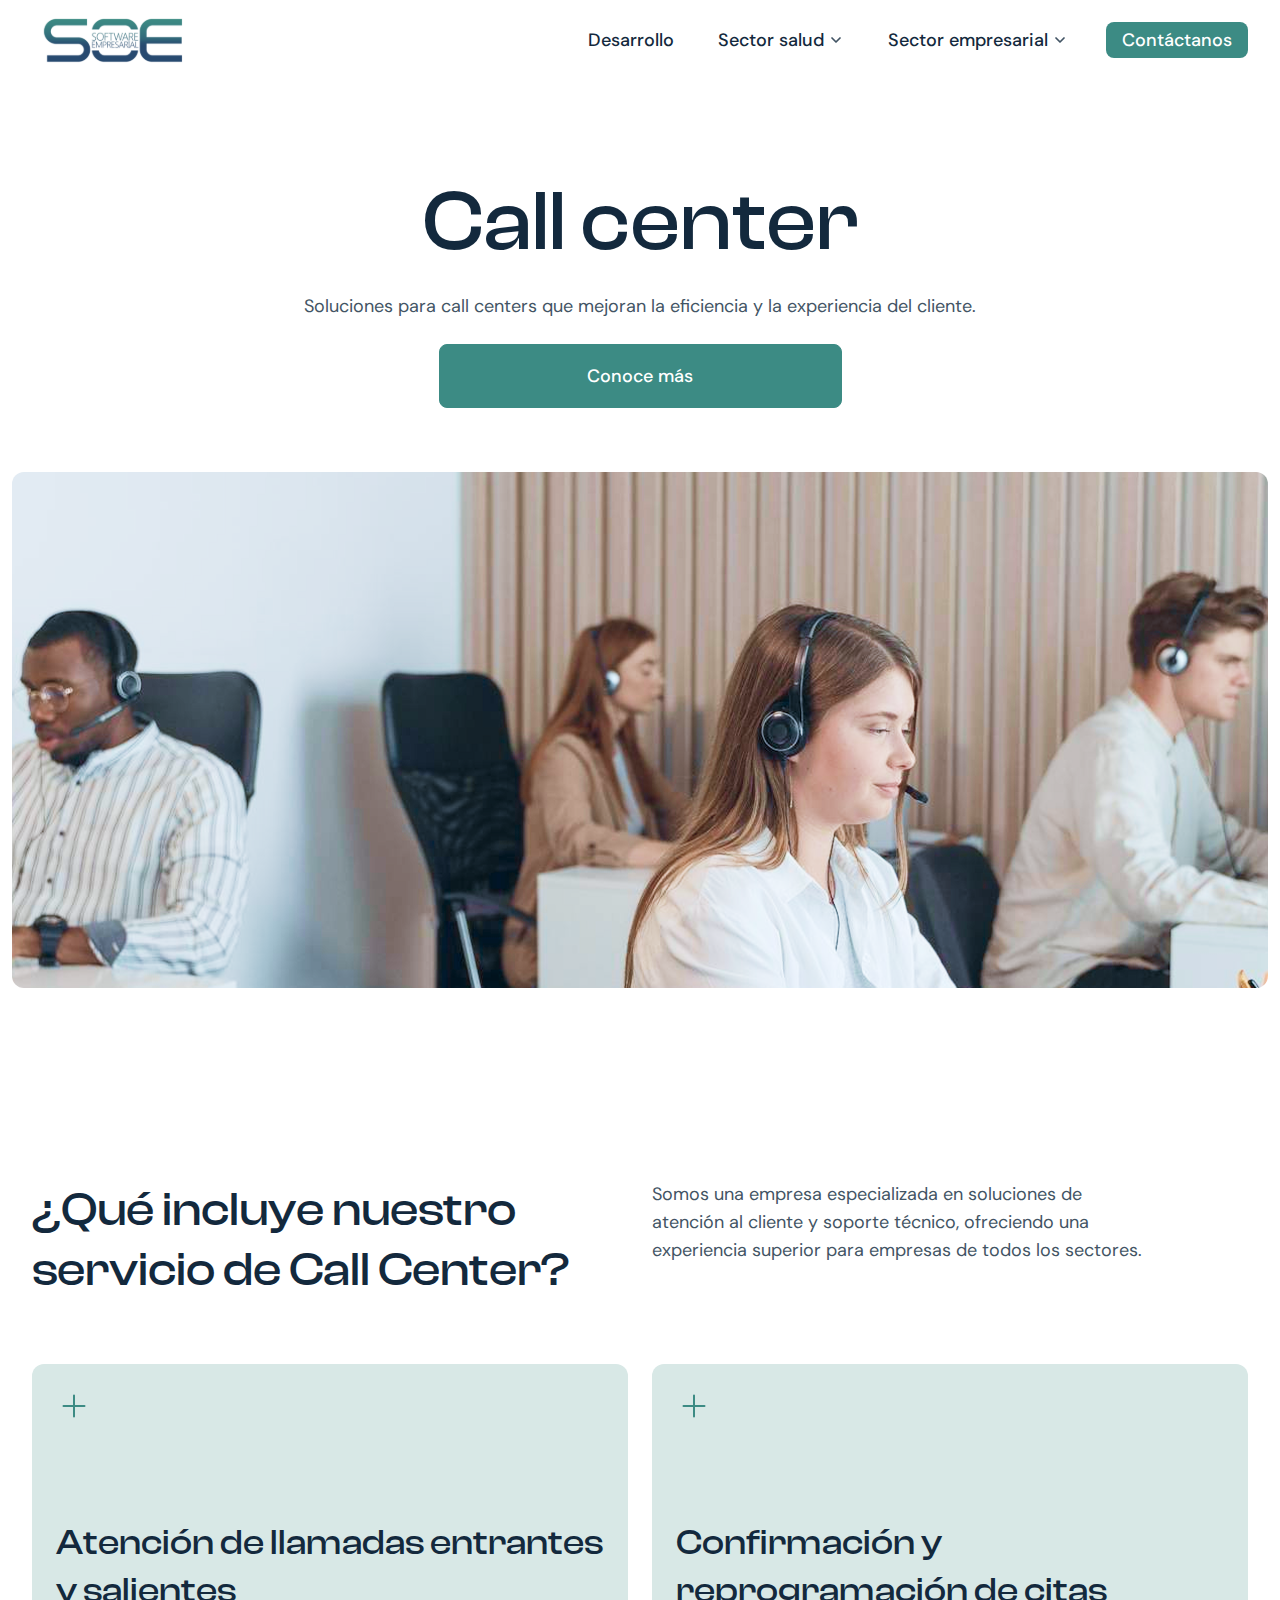
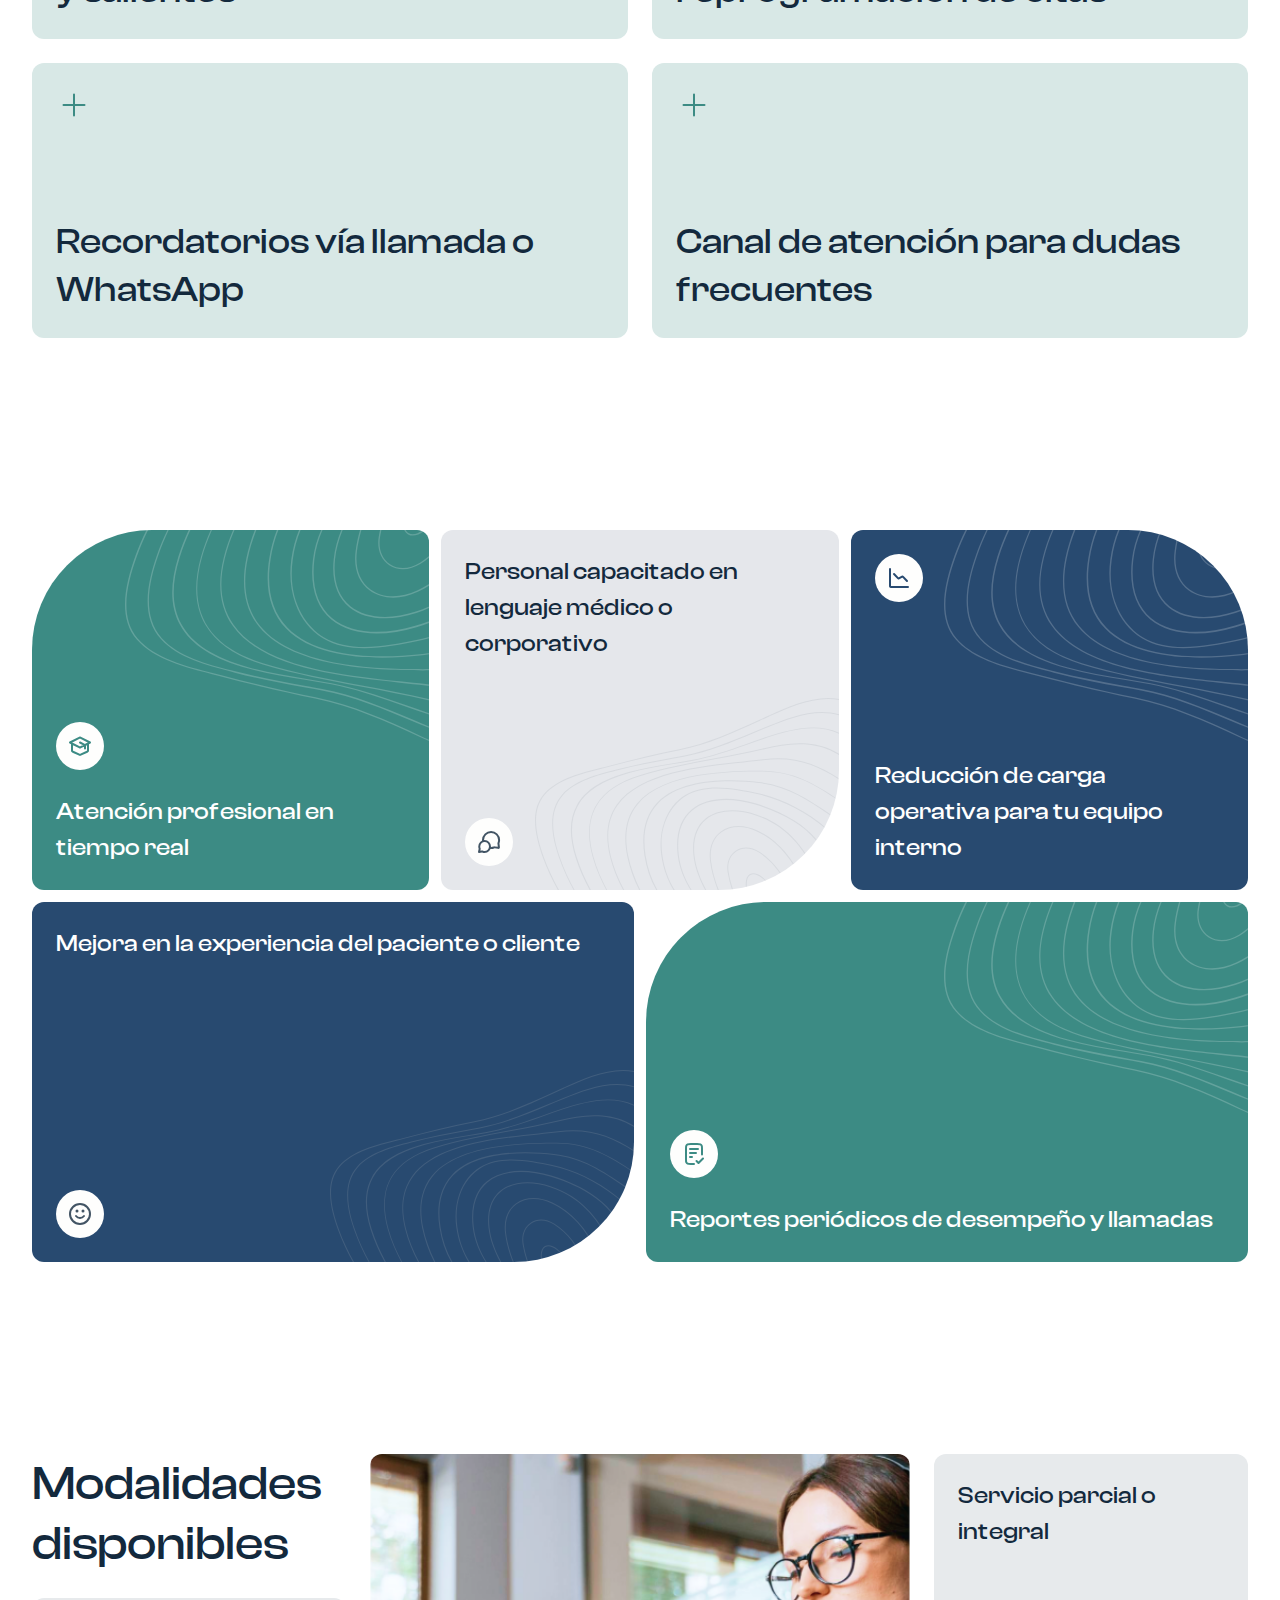
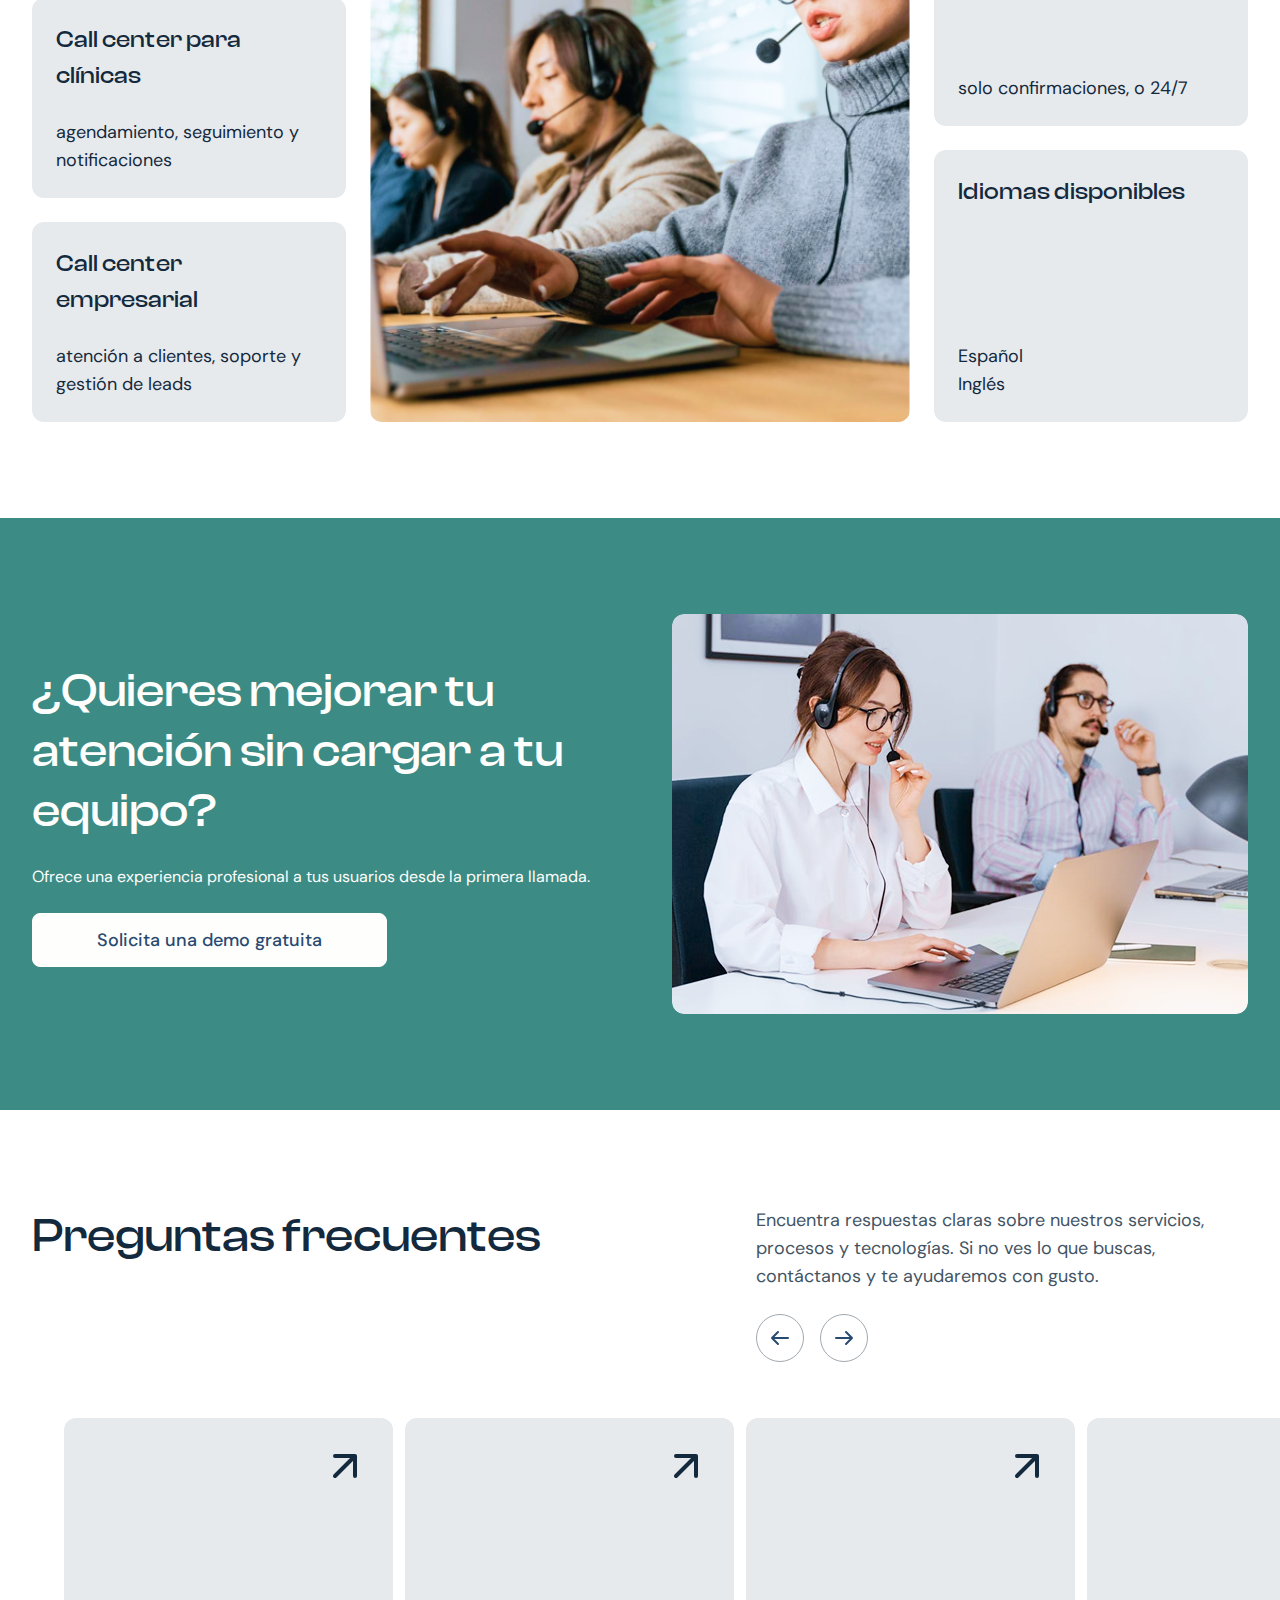
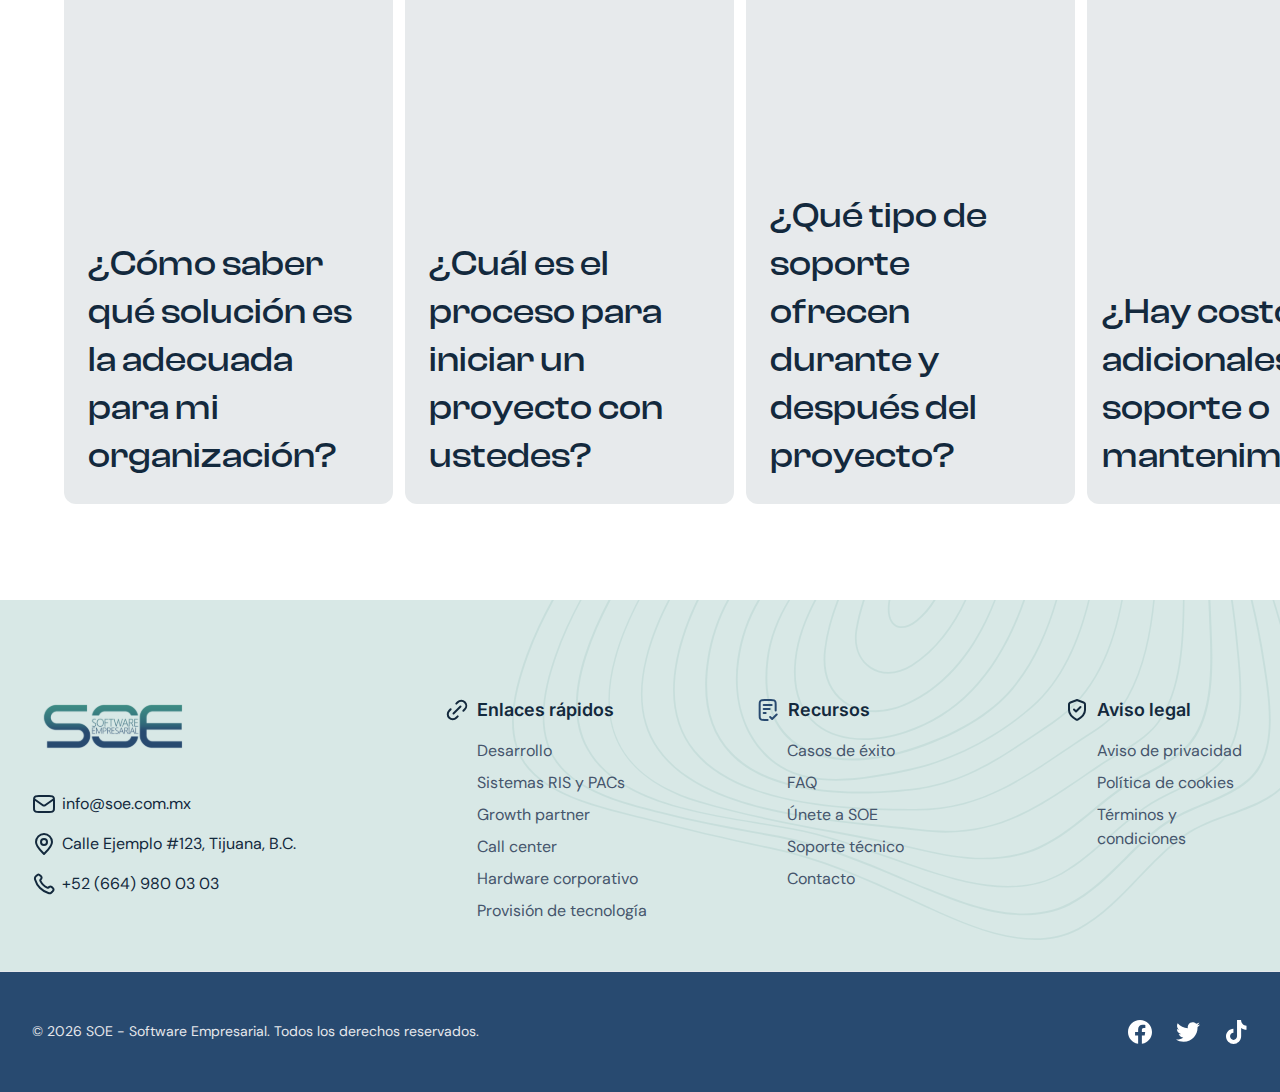
<file: src/call-center.html>
<!DOCTYPE html>
<html lang="en" data-theme="light" class="scroll-smooth">

<head>
  <meta charset="UTF-8" />
  <meta name="viewport" content="width=device-width, initial-scale=1.0" />
  <title>SOE</title>

  <!-- favicon  -->
  <link rel="apple-touch-icon" sizes="180x180" href="./images/favicon/apple-touch-icon.png" />
  <link rel="icon" type="image/png" sizes="32x32" href="./images/favicon/favicon-32x32.png" />
  <link rel="icon" type="image/png" sizes="16x16" href="./images/favicon/favicon-16x16.png" />
  <link rel="manifest" href="./images/favicon/site.webmanifest" />

  <!-- google font  -->
  <link rel="preconnect" href="https://fonts.googleapis.com" />
  <link rel="preconnect" href="https://fonts.gstatic.com" crossorigin />
  <link
    href="https://fonts.googleapis.com/css2?family=DM+Sans:ital,opsz,wght@0,9..40,100..1000;1,9..40,100..1000&family=Inter:ital,opsz,wght@0,14..32,100..900;1,14..32,100..900&display=swap"
    rel="stylesheet" />

  <!-- swiper css -->
  <link rel="stylesheet" href="https://cdn.jsdelivr.net/npm/swiper@11/swiper-bundle.min.css" />
  <!-- custom font start  -->
  <link rel="stylesheet" href="./fonts/web-clash-display/css/clash-display.css" />
  <link rel="stylesheet" href="./css/style.min.css" />
</head>

<body>
  <!-- Preloader -->
  <div id="preloader" class="fixed inset-0 bg-white z-50 flex items-center justify-center">
    <img src="./images/logo.svg" alt="logo" />
    <div
      class="w-16 h-16 border-4 border-gray-300 rounded-full spinner border-t-blue-500 absolute left-0 right-0 m-auto">
    </div>
  </div>

  <!-- Header -->
  <header class="bg-white py-2.5 sticky top-0 z-30 lg:shadow-none shadow-xl">
    <!-- desktop nav -->
    <div class="container flex flex-row justify-between gap-5 lg:gap-8 items-center">
      <a href="index.html"><img src="./images/logo.svg" alt="gembet" class="xl:w-auto w-[116px]" /></a>

      <div class="md:hidden">
        <button
          class="justify-center text-text-body-primary text-xs font-medium font-Inter leading-none text-center flex flex-col gap-1"
          data-mobile-menu-toggle="">
          <img src="./images/menu.svg" alt="menu" />
        </button>
      </div>
      <!-- Desktop Nav -->
      <nav class="hidden md:flex space-x-4 items-center">
        <ul class="flex flex-row gap-5 lg:gap-8 items-center">
          <li>
            <a href="./development.html"
              class="text-slate-800 text-base lg:text-lg font-medium leading-7 transition-all px-1.5 py-1  hover:text-slate-500 active:text-slate-500 focus:text-slate-500  active:text-slate-500 focus:text-slate-500">Desarrollo</a>
          </li>
          <li class="relative dropdown transition-all">
            <button
              class="dropdown-toggle flex justify-center items-center transition-all cursor-pointer text-slate-800 text-base lg:text-lg font-medium leading-7 px-1.5 py-1 gap-1  hover:text-slate-500 active:text-slate-500 focus:text-slate-500"
              data-dropdown>
              Sector salud
              <svg xmlns="http://www.w3.org/2000/svg" width="16" height="16" viewBox="0 0 16 16" fill="none"
                class="transition-all">
                <path d="M4 6L8 10L12 6" stroke="#425464" stroke-width="1.75" stroke-linecap="round"
                  stroke-linejoin="round" />
              </svg>
            </button>
            <div
              class="dropdown-menu dropdown-content transition-all right-0 w-[250px] p-3 bg-white rounded-xl shadow-custom absolute">
              <ul class="flex flex-col">
                <li>
                  <a href="./systems.html"
                    class="flex flex-row gap-3 p-3 hover:bg-zinc-200 active:bg-zinc-200 focus:bg-zinc-200 rounded-lg transition-all duration-300 text-slate-800 text-base lg:text-lg font-medium leading-7">
                    Sistemas RIS y PACs
                  </a>
                </li>

                <li>
                  <a href="./partner.html"
                    class="flex flex-row gap-3 p-3 hover:bg-zinc-200 active:bg-zinc-200 focus:bg-zinc-200 rounded-lg transition-all duration-300 text-slate-800 text-base lg:text-lg font-medium leading-7">
                    Growth partner
                  </a>
                </li>
                <li>
                  <a href="./call-center.html"
                    class="flex flex-row gap-3 p-3 hover:bg-zinc-200 active:bg-zinc-200 focus:bg-zinc-200 rounded-lg transition-all duration-300 text-slate-800 text-base lg:text-lg font-medium leading-7">
                    Call center
                  </a>
                </li>
              </ul>
            </div>
          </li>
          <li class="relative dropdown transition-all">
            <button
              class="dropdown-toggle flex justify-center items-center transition-all cursor-pointer text-slate-800 text-base lg:text-lg font-medium leading-7 px-1.5 py-1 gap-1  hover:text-slate-500"
              data-dropdown>
              Sector empresarial
              <svg xmlns="http://www.w3.org/2000/svg" width="16" height="16" viewBox="0 0 16 16" fill="none"
                class="transition-all">
                <path d="M4 6L8 10L12 6" stroke="#425464" stroke-width="1.75" stroke-linecap="round"
                  stroke-linejoin="round" />
              </svg>
            </button>
            <div
              class="dropdown-menu dropdown-content transition-all right-0 w-[250px] p-3 bg-white rounded-xl shadow-custom absolute">
              <ul class="flex flex-col">
                <li>
                  <a href="./hardware.html"
                    class="flex flex-row gap-3 p-3 hover:bg-zinc-200 active:bg-zinc-200 focus:bg-zinc-200 rounded-lg transition-all duration-300 text-slate-800 text-base lg:text-lg font-medium leading-7">
                    Hardware corporativo
                  </a>
                </li>

                <li>
                  <a href="./soluciones.html"
                    class="flex flex-row gap-3 p-3 hover:bg-zinc-200 active:bg-zinc-200 focus:bg-zinc-200 rounded-lg transition-all duration-300 text-slate-800 text-base lg:text-lg font-medium leading-7">
                    Provisión de tecnología 
                  </a>
                </li>
              </ul>
            </div>
          </li>
          <li class="relative dropdown group transition-all">
            <button
              class="dropdown-toggle flex justify-center items-center transition-all cursor-pointer text-white text-base lg:text-lg font-medium leading-7 px-2 lg:px-4 py-1 gap-1 bg-slate-500 rounded-lg"
              data-dropdown>
              Contáctanos
            </button>
            <div
              class="dropdown-menu dropdown-content absolute group-hover:!block transition-all right-0 w-[350px] p-3 bg-white rounded-xl shadow-custom">
              <ul class="flex flex-col">
                <li>
                  <a href="mailto:+52 664 980 03 03"
                    class="flex flex-row gap-3 p-3 hover:bg-zinc-200 active:bg-zinc-200 focus:bg-zinc-200 rounded-lg transition-all duration-300">
                    <span class="">
                      <img src="./images/call.svg" alt="call" />
                    </span>
                    <span class="flex flex-col">
                      <span class="text-slate-800 text-base lg:text-lg font-medium leading-7">Atención telefónica</span>
                      <span class="text-slate-600 text-base lg:text-lg font-normal leading-7">+52 (664) 980 03 03</span>
                    </span>
                  </a>
                </li>

                <li>
                  <a href="https://wa.link/tjyxcl"
                    class="flex flex-row gap-3 p-3 hover:bg-zinc-200 active:bg-zinc-200 focus:bg-zinc-200 rounded-lg transition-all duration-300">
                    <span class="">
                      <img src="./images/whatsapp-dropdown.svg" alt="whatsapp" />
                    </span>
                    <span class="flex flex-col">
                      <span class="text-slate-800 text-base lg:text-lg font-medium leading-7">WhatsApp</span>
                      <span class="text-slate-600 text-base lg:text-lg font-normal leading-7">+52 (664) 980 03 03</span>
                    </span>
                  </a>
                </li>
                <li>
                  <a href="mailto:info@soe.com.mx"
                    class="flex flex-row gap-3 p-3 hover:bg-zinc-200 active:bg-zinc-200 focus:bg-zinc-200 rounded-lg transition-all duration-300">
                    <span class="">
                      <img src="./images/mail-dropdown.svg" alt="mail" />
                    </span>
                    <span class="flex flex-col">
                      <span class="text-slate-800 text-base lg:text-lg font-medium leading-7">Enviar mensaje</span>
                      <span class="text-slate-600 text-base lg:text-lg font-normal leading-7">info@soe.com.mx</span>
                    </span>
                  </a>
                </li>
                <li>
                  <a href=""
                    class="flex flex-row gap-3 p-3 hover:bg-zinc-200 active:bg-zinc-200 focus:bg-zinc-200 rounded-lg transition-all duration-300">
                    <span class="">
                      <img src="./images/location-dropdown.svg" alt="location" />
                    </span>
                    <span class="flex flex-col">
                      <span class="text-slate-800 text-base lg:text-lg font-medium leading-7">Dirección</span>
                      <span class="text-slate-600 text-base lg:text-lg font-normal leading-7">Calle Ejemplo #123,
                        Tijuana, B.C.</span>
                    </span>
                  </a>
                </li>
              </ul>
            </div>
          </li>
        </ul>
      </nav>
    </div>

    <!-- Mobile Offcanvas -->
    <div class="offcanvas fixed inset-0 bg-white bg-opacity-50 h-screen overflow-y-auto z-50 md:hidden" id="mobileMenu">
      <div class="bg-white w-full max-w-full h-full py-4 relative">
        <div class="flex flex-row items-center justify-between px-4">
          <a href="">
            <img src="./images/logo.svg" alt="logo" class="w-[120px]" />
          </a>
          <button class="cursor-pointer" data-close-mobile>
            <img src="./images/close.svg" alt="close" />
          </button>
        </div>
        <div class="mt-5 px-4">
          <nav class="flex space-x-4 items-center">
            <ul class="flex flex-col gap-5">
              <li class="flex flex-col justify-start text-start">
                <a href="./development.html"
                  class="text-slate-800 text-base lg:text-lg font-medium leading-7 transition-all px-1.5 py-1  hover:text-slate-500 active:text-slate-500 focus:text-slate-500">Desarrollo</a>
              </li>

              <li class="relative dropdown transition-all flex flex-col justify-start">
                <button
                  class="dropdown-toggle flex justify-start items-center transition-all cursor-pointer text-slate-800 text-base lg:text-lg font-medium leading-7 px-1.5 py-1 gap-1  hover:text-slate-500 active:text-slate-500 focus:text-slate-500 "
                  data-dropdown>
                  Sector salud
                  <svg xmlns="http://www.w3.org/2000/svg" width="16" height="16" viewBox="0 0 16 16" fill="none"
                    class="transition-all">
                    <path d="M4 6L8 10L12 6" stroke="#425464" stroke-width="1.75" stroke-linecap="round"
                      stroke-linejoin="round" />
                  </svg>
                </button>
                <div class="dropdown-menu dropdown-content transition-all w-full p-3 rounded-xl">
                  <ul class="flex flex-col">
                    <li>
                      <a href="./systems.html"
                        class="flex flex-row gap-3 p-3 hover:bg-zinc-200 active:bg-zinc-200 focus:bg-zinc-200 rounded-lg transition-all duration-300 text-slate-800 text-base lg:text-lg font-medium leading-7">
                        Sistemas RIS y PACs
                      </a>
                    </li>

                    <li>
                      <a href="./partner.html"
                        class="flex flex-row gap-3 p-3 hover:bg-zinc-200 active:bg-zinc-200 focus:bg-zinc-200 rounded-lg transition-all duration-300 text-slate-800 text-base lg:text-lg font-medium leading-7">
                        Growth partner
                      </a>
                    </li>
                    <li>
                      <a href="./call-center.html"
                        class="flex flex-row gap-3 p-3 hover:bg-zinc-200 active:bg-zinc-200 focus:bg-zinc-200 rounded-lg transition-all duration-300 text-slate-800 text-base lg:text-lg font-medium leading-7">
                        Call center
                      </a>
                    </li>
                  </ul>
                </div>
              </li>
              <li class="relative dropdown transition-all flex flex-col justify-start">
                <button
                  class="dropdown-toggle flex justify-start items-center transition-all cursor-pointer text-slate-800 text-base lg:text-lg font-medium leading-7 px-1.5 py-1 gap-1  hover:text-slate-500 active:text-slate-500 focus:text-slate-500 "
                  data-dropdown>
                  Sector empresarial
                  <svg xmlns="http://www.w3.org/2000/svg" width="16" height="16" viewBox="0 0 16 16" fill="none"
                    class="transition-all">
                    <path d="M4 6L8 10L12 6" stroke="#425464" stroke-width="1.75" stroke-linecap="round"
                      stroke-linejoin="round" />
                  </svg>
                </button>
                <div class="dropdown-menu dropdown-content transition-all w-full p-3 bg-white rounded-xl">
                  <ul class="flex flex-col">
                    <li>
                      <a href="./hardware.html"
                        class="flex flex-row gap-3 p-3 hover:bg-zinc-200 active:bg-zinc-200 focus:bg-zinc-200 rounded-lg transition-all duration-300 text-slate-800 text-base lg:text-lg font-medium leading-7">
                        Hardware corporativo
                      </a>
                    </li>

                    <li>
                      <a href="./soluciones.html"
                        class="flex flex-row gap-3 p-3 hover:bg-zinc-200 active:bg-zinc-200 focus:bg-zinc-200 rounded-lg transition-all duration-300 text-slate-800 text-base lg:text-lg font-medium leading-7">
                        Provisión de tecnología 
                      </a>
                    </li>
                  </ul>
                </div>
              </li>
            </ul>
          </nav>
        </div>
        <div class="pt-6">
          <div class="border-b border-[#E7EAEC]"></div>
          <div class="px-4 py-6 flex flex-row justify-around">
            <ul class="space-y-3">
              <li class="flex flex-row gap-1 items-center">
                <img src="./images/list-menu.svg" alt="recursos" />
                <h4 class="text-basic-black text-base font-DMSans font-medium">
                  Recursos
                </h4>
              </li>
              <li>
                <a href="#" class="text-basic-black text-sm font-DMSans font-normal">Casos de éxito</a>
              </li>
              <li>
                <a href="#" class="text-basic-black text-sm font-DMSans font-normal">FAQ</a>
              </li>
              <li>
                <a href="#" class="text-basic-black text-sm font-DMSans font-normal">Únete a SOE</a>
              </li>
            </ul>
            <ul class="space-y-3">
              <li class="flex flex-row gap-1 items-center">
                <img src="./images/shield-menu.svg" alt="recursos" />
                <h4 class="text-basic-black text-base font-DMSans font-medium">
                  Aviso legal
                </h4>
              </li>
              <li>
                <a href="#" class="text-basic-black text-sm font-DMSans font-normal">Aviso de privacidad</a>
              </li>
              <li>
                <a href="#" class="text-basic-black text-sm font-DMSans font-normal">FAQ</a>
              </li>
              <li>
                <a href="#" class="text-basic-black text-sm font-DMSans font-normal">Términos y condiciones</a>
              </li>
            </ul>
          </div>
          <div class="px-4">
            <a href="./contactanos.html"
              class="flex justify-center items-center transition-all cursor-pointer text-white text-base lg:text-lg font-medium leading-7 px-2 lg:px-4 py-[10px] gap-1 bg-slate-500 rounded-lg">
              Contáctanos
            </a>
            <div class="pt-6">
              <ul class="flex flex-col">
                <li>
                  <a href="mailto:+52 664 980 03 03"
                    class="flex flex-row gap-3 p-3 hover:bg-zinc-200 active:bg-zinc-200 focus:bg-zinc-200 rounded-lg transition-all duration-300">
                    <span class="mt-1">
                      <img src="./images/call.svg" alt="call" />
                    </span>
                    <span class="flex flex-col">
                      <span class="text-slate-800 text-base lg:text-lg font-medium leading-7">Atención telefónica</span>
                      <span class="text-slate-600 text-base lg:text-lg font-normal leading-7">+52 (664) 980 03 03</span>
                    </span>
                  </a>
                </li>

                <li>
                  <a href="https://wa.link/tjyxcl"
                    class="flex flex-row gap-3 p-3 hover:bg-zinc-200 active:bg-zinc-200 focus:bg-zinc-200 rounded-lg transition-all duration-300">
                    <span class="mt-1">
                      <img src="./images/whatsapp-dropdown.svg" alt="whatsapp" />
                    </span>
                    <span class="flex flex-col">
                      <span class="text-slate-800 text-base lg:text-lg font-medium leading-7">WhatsApp</span>
                      <span class="text-slate-600 text-base lg:text-lg font-normal leading-7">+52 (664) 980 03 03</span>
                    </span>
                  </a>
                </li>
                <li>
                  <a href="mailto:info@soe.com.mx"
                    class="flex flex-row gap-3 p-3 hover:bg-zinc-200 active:bg-zinc-200 focus:bg-zinc-200 rounded-lg transition-all duration-300">
                    <span class="mt-1">
                      <img src="./images/mail-dropdown.svg" alt="mail" />
                    </span>
                    <span class="flex flex-col">
                      <span class="text-slate-800 text-base lg:text-lg font-medium leading-7">Enviar mensaje</span>
                      <span class="text-slate-600 text-base lg:text-lg font-normal leading-7">info@soe.com.mx</span>
                    </span>
                  </a>
                </li>
                <li>
                  <a href=""
                    class="flex flex-row gap-3 p-3 hover:bg-zinc-200 active:bg-zinc-200 focus:bg-zinc-200 rounded-lg transition-all duration-300">
                    <span class="mt-1">
                      <img src="./images/location-dropdown.svg" alt="location" />
                    </span>
                    <span class="flex flex-col">
                      <span class="text-slate-800 text-base lg:text-lg font-medium leading-7">Dirección</span>
                      <span class="text-slate-600 text-base lg:text-lg font-normal leading-7">Calle Ejemplo #123,
                        Tijuana, B.C.</span>
                    </span>
                  </a>
                </li>
              </ul>
            </div>
          </div>
        </div>
      </div>
    </div>
  </header>


  <main>
    <!-- tectnologia start -->
    <section class="tecnologia">
      <div class="py-12 md:py-15 lg:py-24">
        <!-- tab mobile -->
        <div class="w-full space-y-9 md:space-y-[48px] lg:space-y-[64px]">
          <div class="container">
            <div class="flex flex-col items-center gap-6">
              <h1
                class="text-basic-black text-[46px] md:text-7xl lg:text-[84px] font-medium font-ClashDisplay leading-[54px] md:leading-[84px] lg:leading-[92px] lg:w-[665px] max-w-full text-center">
                Call center
              </h1>
              <div class="flex flex-col gap-6 w-full">
                <p class="text-gray-dark text-lg font-normal leading-7 text-center">
                  Soluciones para call centers que mejoran la eficiencia y la
                  experiencia del cliente.
                </p>

                <a href="#"
                  class="w-full max-w-[403px] min-h-16 max-h-16 p-4 bg-slate-500 border border-slate-500 hover:bg-transparent  hover:text-slate-500 active:text-slate-500 focus:text-slate-500  rounded-lg inline-flex flex-col justify-center items-center gap-3.5 text-center text-white text-lg font-medium leading-7 self-center focus:bg-white focus:shadow transition-colors duration-300">
                  Conoce más
                </a>
              </div>
            </div>
          </div>
          <div class="px-4 md:px-8 lg:px-3">
            <img src="./images/call-center-01.png" alt="call-center-01"
              class="rounded-xl w-full min-h-[330px] md:min-h-[516px] object-cover hidden md:block" />
            <img src="./images/call-center-phone-banner.png" alt="call-center-01"
              class="rounded-xl w-full block md:hidden" />
          </div>
        </div>
      </div>
    </section>
    <!-- tecnologia end -->
    <section class="py-12 md:py-15 lg:py-24">
      <div class="container space-y-9 md:space-y-16">
        <!-- text -->
        <div class="grid grid-cols-1 md:grid-cols-2 lg:grid-cols-2 gap-6 text-center lg:text-start">
          <h2
            class="text-basic-black text-[34px] md:text-4xl lg:text-5xl font-medium font-ClashDisplay leading-[46px] md:leading-[48px] lg:leading-[60px]">
            ¿Qué incluye nuestro servicio de Call Center?
          </h2>
          <p class="text-gray-dark text-lg font-normal leading-7 w-full lg:max-w-[492px]">
            Somos una empresa especializada en soluciones de atención al
            cliente y soporte técnico, ofreciendo una experiencia superior
            para empresas de todos los sectores.
          </p>
        </div>
        <!-- cards -->
        <div>
          <div class="grid grid-cols-1 md:grid-cols-2 lg:grid-cols-2 gap-6">
            <!-- card 1 -->
            <div
              class="flex flex-col justify-between flex-grow gap-6 bg-accent-tertiary p-6 rounded-xl min-h-[200px] md:min-h-[275px] lg:min-h-[275px]">
              <div>
                <img src="./images/plus-green.svg" alt="plus" class="min-w-8 min-h-8" />
              </div>
              <h3
                class="text-basic-black text-2xl md:text-[28px] lg:text-4xl leading-8 md:leading-9 lg:leading-12 font-medium font-ClashDisplay">
                Atención de llamadas entrantes y salientes
              </h3>
            </div>
            <!-- card 2 -->
            <div
              class="flex flex-col justify-between flex-grow gap-6 bg-accent-tertiary p-6 rounded-xl min-h-[200px] md:min-h-[275px] lg:min-h-[275px]">
              <div>
                <img src="./images/plus-green.svg" alt="plus" class="min-w-8 min-h-8" />
              </div>
              <h3
                class="text-basic-black text-2xl md:text-[28px] lg:text-4xl leading-8 md:leading-9 lg:leading-12 font-medium font-ClashDisplay">
                Confirmación y reprogramación de citas
              </h3>
            </div>
            <!-- card 3 -->
            <div
              class="flex flex-col justify-between flex-grow gap-6 bg-accent-tertiary p-6 rounded-xl min-h-[200px] md:min-h-[275px] lg:min-h-[275px]">
              <div>
                <img src="./images/plus-green.svg" alt="plus" class="min-w-8 min-h-8" />
              </div>
              <h3
                class="text-basic-black text-2xl md:text-[28px] lg:text-4xl leading-8 md:leading-9 lg:leading-12 font-medium font-ClashDisplay">
                Recordatorios vía llamada o WhatsApp
              </h3>
            </div>
            <!-- card 4 -->
            <div
              class="flex flex-col justify-between flex-grow gap-6 bg-accent-tertiary p-6 rounded-xl min-h-[200px] md:min-h-[275px] lg:min-h-[275px]">
              <div>
                <img src="./images/plus-green.svg" alt="plus" class="min-w-8 min-h-8" />
              </div>
              <h3
                class="text-basic-black text-2xl md:text-[28px] lg:text-4xl leading-8 md:leading-9 lg:leading-12 font-medium font-ClashDisplay">
                Canal de atención para dudas frecuentes
              </h3>
            </div>
          </div>
        </div>
      </div>
    </section>
    <section class="py-12 md:py-15 lg:py-24">
      <div class="container grid lg:grid-cols-3 md:grid-cols-2 grid-cols-1 gap-3">
        <!-- single item start  -->
        <div
          class="flex flex-col justify-end p-6 rounded-tl-[120px] rounded-tr-xl rounded-bl-xl rounded-br-xl bg-slate-500 min-h-[250px] md:min-h-[360px] gap-6 bg-[url('../images/shape-1.svg')] bg-top-right bg-no-repeat lg:col-span-1 md:col-span-1 col-span-1">
          <div class="">
            <img src="./images/learn-icon.svg" alt="atencion" />
          </div>
          <div class="flex flex-col gap-1.5">
            <h4
              class="text-white text-xl md:text-[22px] lg:text-2xl font-medium font-ClashDisplay md:leading-7.5 lg:leading-9">
              Atención profesional en tiempo real
            </h4>
          </div>
        </div>
        <!-- single item end -->

        <!-- single item start  -->
        <div
          class="flex flex-col justify-between p-6 rounded-tl-xl rounded-tr-xl rounded-bl-xl rounded-br-[120px] bg-gray-200 min-h-[250px] md:min-h-[360px] gap-6 bg-[url('../images/shape-2.svg')] bg-bottom-right bg-no-repeat lg:col-span-1 md:col-span-1 col-span-1">
          <div class="order-2">
            <img src="./images/chat-icon.svg" alt="desarrollo" />
          </div>
          <div class="flex flex-col gap-1.5 order-1">
            <h4
              class="text-slate-800 text-xl md:text-[22px] lg:text-2xl font-medium font-ClashDisplay md:leading-7.5 lg:leading-9">
              Personal capacitado en lenguaje médico o corporativo
            </h4>
          </div>
        </div>
        <!-- single item end -->
        <!-- single item start  -->
        <div
          class="flex flex-col justify-between p-6 rounded-tl-xl rounded-tr-[120px] rounded-bl-xl rounded-br-xl bg-accent-primary min-h-[250px] md:min-h-[360px] gap-6 bg-[url('../images/shape-1.svg')] bg-top-right bg-no-repeat lg:col-span-1 md:col-span-2 col-span-1">
          <div class="">
            <img src="./images/automizer-icon.svg" alt="atencion" />
          </div>
          <div class="flex flex-col gap-1.5">
            <h4
              class="text-white text-xl md:text-[22px] lg:text-2xl font-medium font-ClashDisplay md:leading-7.5 lg:leading-9">
              Reducción de carga operativa para tu equipo interno
            </h4>
          </div>
        </div>
        <!-- single item end -->
        <!-- new grid -->
        <div class="lg:col-span-3 md:col-span-2 col-span-1 flex flex-col md:flex-row justify-between gap-3">
          <!-- single item start  -->
          <div
            class="flex flex-col justify-between p-6 rounded-tl-xl rounded-tr-xl rounded-bl-xl rounded-br-[120px] bg-gray-200 lg:bg-accent-primary min-h-[250px] md:min-h-[360px] gap-6 bg-[url('../images/shape-2.svg')] bg-bottom-right bg-no-repeat w-full md:w-1/2">
            <div class="flex flex-col gap-1.5">
              <h4
                class="text-slate-800 lg:text-white text-xl md:text-[22px] lg:text-2xl font-medium font-ClashDisplay md:leading-7.5 lg:leading-9">
                Mejora en la experiencia del paciente o cliente
              </h4>
            </div>
            <div class="">
              <img src="./images/face-smile.svg" alt="atencion" />
            </div>
          </div>
          <!-- single item end -->
          <!-- single item start  -->
          <div
            class="flex flex-col justify-end p-6 rounded-tl-[120px] rounded-tr-xl rounded-bl-xl rounded-br-xl bg-slate-500 min-h-[250px] md:min-h-[360px] gap-6 bg-[url('../images/shape-1.svg')] bg-top-right bg-no-repeat w-full md:w-1/2">
            <div class="">
              <img src="./images/file-check.svg" alt="atencion" />
            </div>
            <div class="flex flex-col gap-1.5">
              <h4
                class="text-white text-xl md:text-[22px] lg:text-2xl font-medium font-ClashDisplay md:leading-7.5 lg:leading-9">
                Reportes periódicos de desempeño y llamadas
              </h4>
            </div>
          </div>
          <!-- single item end -->
        </div>
      </div>
    </section>
    <!-- ¿Por qué un software a la medida?  -->
    <section class="software py-12 md:py-15 lg:py-24">
      <div class="container">
        <div class="grid grid-cols-1 md:grid-cols-8 lg:grid-cols-11 gap-6">
          <!-- 1 -->

          <div class="col-span-1 md:col-span-8 lg:col-span-3 flex flex-col lg:flex-col gap-4 md:gap-6">
            <!-- single item start  -->
            <div class="w-full h-full gap-6">
              <h2
                class="text-slate-800 text-[34px] md:text-4xl lg:text-5xl font-medium font-ClashDisplay leading-[46px] lg:leading-[60px] text-center lg:text-start">
                Modalidades disponibles
              </h2>
            </div>
            <!-- single item start  -->
            <div class="grid grid-cols-1 md:grid-cols-2 lg:grid-cols-1 gap-6 w-full">
              <!-- single item end  -->
              <div
                class="w-full md:min-h-[152px] p-6 bg-gray-light rounded-xl flex flex-col justify-between items-start h-full gap-7.5 lg:gap-6">
                <h4
                  class="text-basic-black font-ClashDisplay font-medium text-xl leading-6 md:text-[22px] md:leading-[30px] lg:text-2xl lg:leading-9">
                  Call center para clínicas
                </h4>
                <p class="self-stretch justify-start text-slate-800 text-base md:text-lg font-normal leading-7">
                  agendamiento, seguimiento y notificaciones
                </p>
              </div>
              <!-- single item start  -->
              <!-- single item end  -->
              <div
                class="w-full md:min-h-[152px] p-6 bg-gray-light rounded-xl flex flex-col justify-between items-start h-full gap-7.5 lg:gap-6">
                <h4
                  class="text-basic-black font-ClashDisplay font-medium text-xl leading-6 md:text-[22px] md:leading-[30px] lg:text-2xl lg:leading-9">
                  Call center empresarial
                </h4>
                <p class="self-stretch justify-start text-slate-800 text-base md:text-lg font-normal leading-7">
                  atención a clientes, soporte y gestión de leads
                </p>
              </div>
              <!-- single item start  -->
            </div>
          </div>

          <!-- 2 -->
          <div class="col-span-1 md:col-span-8 lg:col-span-5 relative rounded-xl w-full h-full">
            <img src="./images/call-center-02.png" alt="hardware"
              class="w-full max-h-[245px] md:max-h-[400px] lg:min-h-full object-cover rounded-xl hidden md:block" />
            <img src="./images/call-center-2-phone.png" alt="hardware"
              class="w-full rounded-xl block md:hidden" />
          </div>
          <!-- 3 -->
          <div class="col-span-1 md:col-span-8 lg:col-span-3 flex flex-col md:flex-row lg:flex-col gap-4 md:gap-6">
            <!-- single item start  -->
            <div
              class="w-full md:w-1/2 lg:w-full p-6 bg-gray-light rounded-xl flex flex-col justify-between items-start h-full gap-7.5 lg:gap-6">
              <h4
                class="text-basic-black font-ClashDisplay font-medium text-xl leading-6 md:text-[22px] md:leading-[30px] lg:text-2xl lg:leading-9">
                Servicio parcial o integral
              </h4>
              <p class="self-stretch justify-start text-slate-800 text-base md:text-lg font-normal leading-7">
                solo confirmaciones, o 24/7
              </p>
            </div>
            <!-- single item start  -->
            <!-- single item end  -->
            <div
              class="w-full md:w-1/2 lg:w-full p-6 bg-gray-light rounded-xl flex flex-col justify-between items-start h-full gap-7.5 lg:gap-6">
              <h4
                class="text-basic-black font-ClashDisplay font-medium text-xl leading-6 md:text-[22px] md:leading-[30px] lg:text-2xl lg:leading-9">
                Idiomas disponibles
              </h4>
              <p class="self-stretch justify-start text-slate-800 text-base md:text-lg font-normal leading-7">
                Español <br />Inglés
              </p>
            </div>
            <!-- single item start  -->
          </div>
        </div>
      </div>
    </section>
    <!-- ¿Por qué un software a la medida? end -->
    <!-- solutions start -->
    <section class="solutions py-12 md:py-15 lg:py-24 bg-accent-secondary">
      <div class="container flex flex-col lg:flex-row items-center justify-between gap-8 lg:gap-16">
        <div class="w-full lg:max-w-[660px] space-y-6 text-center lg:text-start">
          <h4
            class="text-[34px] md:text-4xl lg:text-5xl font-medium leading-11.5 md:leading-12 lg:leading-15 text-basic-white font-ClashDisplay">
            ¿Quieres mejorar tu atención sin cargar a tu equipo?
          </h4>
          <p class="font-normal text-sm md:text-base text-basic-white leading-5 md:leading-6 w-full">
            Ofrece una experiencia profesional a tus usuarios desde la primera
            llamada.
          </p>
          <div>
            <a href="#"
              class="md:px-16 px-3 py-3 bg-basic-white text-accent-primary hover:text-basic-white text-lg font-medium rounded-lg inline-flex items-center justify-center hover:bg-accent-secondary transition duration-300 border border-basic-white sm:w-auto w-full">
              Solicita una demo gratuita</a>
          </div>
        </div>
        <div class="w-full">
          <img src="./images/call-center-03.png" alt="cta-banner"
            class="w-full max-h-[245px] md:max-h-[400px] lg:min-h-[400px] object-cover rounded-xl" />
        </div>
      </div>
    </section>
    <!-- solutions end -->
    <!-- frecuentes preguntas start -->
      <section class="frecuentes py-12 md:py-15 lg:py-24">
        <!-- Optional container just for heading/alignment (not wrapping the slider) -->
        <div
          class="container flex flex-col md:flex-row items-start justify-between mb-8 gap-6"
        >
          <div
            class="flex flex-col lg:flex-row justify-between items-start lg:items-start gap-6 w-full"
          >
            <h2
              class="text-basic-black text-[34px] md:text-4xl lg:text-5xl font-medium font-ClashDisplay leading-[46px] md:leading-[48px] lg:leading-[60px]"
            >
              Preguntas frecuentes
            </h2>

            <!-- doc -->
            <div class="flex flex-col items-start gap-6">
              <p
                class="text-gray-dark text-lg font-normal leading-7 w-full lg:max-w-[492px]"
              >
                Encuentra respuestas claras sobre nuestros servicios, procesos y
                tecnologías. Si no ves lo que buscas, contáctanos y te
                ayudaremos con gusto.
              </p>
              <!-- 👇 Custom Pagination Dots -->
              <div
                class="flex md:hidden lg:flex justify-start gap-4 items-center mb-6"
              >
                <button
                  class="frecuentes-prev cursor-pointer group w-12 h-12 rounded-full border border-gray-medium flex items-center justify-center hover:bg-[#13547A] transition"
                >
                  <svg
                    xmlns="http://www.w3.org/2000/svg"
                    viewBox="0 0 24 24"
                    fill="none"
                    class="w-6 h-6 stroke-[#284A70] group-hover:stroke-basic-white transition"
                  >
                    <path
                      d="M20 12H4M4 12L10 18M4 12L10 6"
                      stroke-width="2"
                      stroke-linecap="round"
                      stroke-linejoin="round"
                    />
                  </svg>
                </button>

                <button
                  class="frecuentes-next cursor-pointer group w-12 h-12 rounded-full border border-gray-medium flex items-center justify-center hover:bg-accent-primary transition"
                >
                  <svg
                    xmlns="http://www.w3.org/2000/svg"
                    viewBox="0 0 24 24"
                    fill="none"
                    class="w-6 h-6 stroke-[#284A70] group-hover:stroke-basic-white transition"
                  >
                    <path
                      d="M4 12H20M20 12L14 6M20 12L14 18"
                      stroke-width="2"
                      stroke-linecap="round"
                      stroke-linejoin="round"
                    />
                  </svg>
                </button>
              </div>
            </div>
          </div>
          <!-- 👇 Custom Pagination Dots -->
          <div
            class="hidden md:flex lg:hidden justify-start gap-4 items-center"
          >
            <button
              class="frecuentes-prev cursor-pointer group w-12 h-12 rounded-full border border-gray-medium flex items-center justify-center hover:bg-[#13547A] transition"
            >
              <svg
                xmlns="http://www.w3.org/2000/svg"
                viewBox="0 0 24 24"
                fill="none"
                class="w-6 h-6 stroke-[#284A70] group-hover:stroke-basic-white transition"
              >
                <path
                  d="M20 12H4M4 12L10 18M4 12L10 6"
                  stroke-width="2"
                  stroke-linecap="round"
                  stroke-linejoin="round"
                />
              </svg>
            </button>

            <button
              class="frecuentes-next cursor-pointer group w-12 h-12 rounded-full border border-gray-medium flex items-center justify-center hover:bg-accent-primary transition"
            >
              <svg
                xmlns="http://www.w3.org/2000/svg"
                viewBox="0 0 24 24"
                fill="none"
                class="w-6 h-6 stroke-[#284A70] group-hover:stroke-basic-white transition"
              >
                <path
                  d="M4 12H20M20 12L14 6M20 12L14 18"
                  stroke-width="2"
                  stroke-linecap="round"
                  stroke-linejoin="round"
                />
              </svg>
            </button>
          </div>
        </div>
        <div class="relative w-full">
          <!-- Slider wrapper with only left container spacing -->
          <div
            class="overflow-x-auto pl-4 sm:pl-8 lg:pl-16 2xl:pl-[calc((100vw-1216px)/2)]"
          >
            <!-- Swiper Container -->
            <div
              class="swiper frecuentesSwiper pl-4 pr-12 md:pl-8 md:pr-16 lg:pl-16 lg:pr-24 h-[584px] md:h-[686px]"
            >
              <div class="swiper-wrapper overflow-x-visible">
                <!-- Slide 1 -->
                <div
                  class="swiper-slide max-w-[calc(100%-80px)] md:max-w-[420px] shrink-0 h-full"
                >
                  <div
                    class="relative h-full w-full flex flex-col justify-end items-end rounded-xl p-6 bg-gray-light hover:bg-accent-primary text-white overflow-hidden group/slider groupItemNew"
                  >
                    <!-- main -->
                    <div
                      class="inline-block group-hover/slider:hidden transition-opacity duration-400 item1"
                    >
                      <h4
                        class="text-2xl md:text-3xl lg:text-4xl font-medium leading-8 md:leading-9 lg:leading-12 max-w-[372px] text-basic-black font-ClashDisplay"
                      >
                        ¿Cómo saber qué solución es la adecuada para mi
                        organización?
                      </h4>
                      <div class="absolute top-6 right-6">
                        <img
                          src="./images/arrow-up-right.svg"
                          alt="arrow-up-right"
                          class="w-6 h-8 md:w-12 md:h-12"
                        />
                      </div>
                    </div>
                    <!-- hover -->
                    <div
                      class="hidden group-hover/slider:inline-block transition-opacity duration-400 item2"
                    >
                      <div class="absolute top-6 right-6">
                        <img
                          src="./images/arrow-down-left.svg"
                          alt="arrow-up-left"
                          class="w-6 h-8 md:w-12 md:h-12"
                        />
                      </div>
                      <h4
                        class="text-2xl md:text-3xl lg:text-4xl font-medium leading-8 md:leading-9 lg:leading-12 max-w-[372px] text-basic-white font-ClashDisplay"
                      >
                        ¿Cómo saber qué solución es la adecuada para mi
                        organización?
                      </h4>
                      <p
                        class="font-normal text-sm md:text-base text-basic-white leading-5 md:leading-6 pt-6"
                      >
                        Antes de comenzar cualquier proyecto, analizamos tus
                        necesidades específicas mediante una consultoría inicial
                        gratuita. Evaluamos el sector en el que operas, tus
                        objetivos, y el estado actual de tu infraestructura o
                        procesos. Con base en ese diagnóstico, te proponemos una
                        solución personalizada que se alinee con tus metas, ya
                        sea en tecnología médica, empresarial o desarrollo de
                        software. Nuestro enfoque es ofrecer solo lo que
                        realmente necesitas, sin soluciones genéricas.
                      </p>
                    </div>
                  </div>
                </div>
                <!-- Slide 2 -->
                <div
                  class="swiper-slide max-w-[calc(100%-80px)] md:max-w-[420px] shrink-0 h-full"
                >
                  <div
                    class="relative h-full w-full flex flex-col justify-end items-end rounded-xl p-6 bg-gray-light hover:bg-accent-primary text-white overflow-hidden group/slider groupItemNew"
                  >
                    <!-- main -->
                    <div
                      class="inline-block group-hover/slider:hidden transition-opacity duration-400 item1"
                    >
                      <h4
                        class="text-2xl md:text-3xl lg:text-4xl font-medium leading-8 md:leading-9 lg:leading-12 max-w-[372px] text-basic-black font-ClashDisplay"
                      >
                        ¿Cuál es el proceso para iniciar un proyecto con
                        ustedes?
                      </h4>
                      <div class="absolute top-6 right-6">
                        <img
                          src="./images/arrow-up-right.svg"
                          alt="arrow-up-right"
                          class="w-6 h-8 md:w-12 md:h-12"
                        />
                      </div>
                    </div>
                    <!-- hover -->
                    <div
                      class="hidden group-hover/slider:inline-block transition-opacity duration-400 item2"
                    >
                      <div class="absolute top-6 right-6">
                        <img
                          src="./images/arrow-down-left.svg"
                          alt="arrow-up-left"
                          class="w-6 h-8 md:w-12 md:h-12"
                        />
                      </div>
                      <h4
                        class="text-2xl md:text-3xl lg:text-4xl font-medium leading-8 md:leading-9 lg:leading-12 max-w-[372px] text-basic-white font-ClashDisplay"
                      >
                        ¿Cuál es el proceso para iniciar un proyecto con
                        ustedes?
                      </h4>
                      <p
                        class="font-normal text-sm md:text-base text-basic-white leading-5 md:leading-6 pt-6"
                      >
                        Antes de comenzar cualquier proyecto, analizamos tus
                        necesidades específicas mediante una consultoría inicial
                        gratuita. Evaluamos el sector en el que operas, tus
                        objetivos, y el estado actual de tu infraestructura o
                        procesos. Con base en ese diagnóstico, te proponemos una
                        solución personalizada que se alinee con tus metas, ya
                        sea en tecnología médica, empresarial o desarrollo de
                        software. Nuestro enfoque es ofrecer solo lo que
                        realmente necesitas, sin soluciones genéricas.
                      </p>
                    </div>
                  </div>
                </div>
                <!-- Slide 3 -->
                <div
                  class="swiper-slide max-w-[calc(100%-80px)] md:max-w-[420px] shrink-0 h-full"
                >
                  <div
                    class="relative h-full w-full flex flex-col justify-end items-end rounded-xl p-6 bg-gray-light hover:bg-accent-primary text-white overflow-hidden group/slider groupItemNew"
                  >
                    <!-- main -->
                    <div
                      class="inline-block group-hover/slider:hidden transition-opacity duration-400 item1"
                    >
                      <h4
                        class="text-2xl md:text-3xl lg:text-4xl font-medium leading-8 md:leading-9 lg:leading-12 max-w-[372px] text-basic-black font-ClashDisplay"
                      >
                        ¿Qué tipo de soporte ofrecen durante y después del
                        proyecto?
                      </h4>
                      <div class="absolute top-6 right-6">
                        <img
                          src="./images/arrow-up-right.svg"
                          alt="arrow-up-right"
                          class="w-6 h-8 md:w-12 md:h-12"
                        />
                      </div>
                    </div>
                    <!-- hover -->
                    <div
                      class="hidden group-hover/slider:inline-block transition-opacity duration-400 item2"
                    >
                      <div class="absolute top-6 right-6">
                        <img
                          src="./images/arrow-down-left.svg"
                          alt="arrow-up-left"
                          class="w-6 h-8 md:w-12 md:h-12"
                        />
                      </div>
                      <h4
                        class="text-2xl md:text-3xl lg:text-4xl font-medium leading-8 md:leading-9 lg:leading-12 max-w-[372px] text-basic-white font-ClashDisplay"
                      >
                        ¿Qué tipo de soporte ofrecen durante y después del
                        proyecto?
                      </h4>
                      <p
                        class="font-normal text-sm md:text-base text-basic-white leading-5 md:leading-6 pt-6"
                      >
                        Antes de comenzar cualquier proyecto, analizamos tus
                        necesidades específicas mediante una consultoría inicial
                        gratuita. Evaluamos el sector en el que operas, tus
                        objetivos, y el estado actual de tu infraestructura o
                        procesos. Con base en ese diagnóstico, te proponemos una
                        solución personalizada que se alinee con tus metas, ya
                        sea en tecnología médica, empresarial o desarrollo de
                        software. Nuestro enfoque es ofrecer solo lo que
                        realmente necesitas, sin soluciones genéricas.
                      </p>
                    </div>
                  </div>
                </div>
                <!-- Slide 4 -->
                <div
                  class="swiper-slide max-w-[calc(100%-80px)] md:max-w-[420px] shrink-0 h-full"
                >
                  <div
                    class="relative h-full w-full flex flex-col justify-end items-end rounded-xl p-6 bg-gray-light hover:bg-accent-primary text-white overflow-hidden group/slider groupItemNew"
                  >
                    <!-- main -->
                    <div
                      class="inline-block group-hover/slider:hidden transition-opacity duration-400 item1"
                    >
                      <h4
                        class="text-2xl md:text-3xl lg:text-4xl font-medium leading-8 md:leading-9 lg:leading-12 max-w-[372px] text-basic-black font-ClashDisplay"
                      >
                        ¿Hay costos adicionales por soporte o mantenimiento?
                      </h4>
                      <div class="absolute top-6 right-6">
                        <img
                          src="./images/arrow-up-right.svg"
                          alt="arrow-up-right"
                          class="w-6 h-8 md:w-12 md:h-12"
                        />
                      </div>
                    </div>
                    <!-- hover -->
                    <div
                      class="hidden group-hover/slider:inline-block transition-opacity duration-400 item2"
                    >
                      <div class="absolute top-6 right-6">
                        <img
                          src="./images/arrow-down-left.svg"
                          alt="arrow-up-left"
                          class="w-6 h-8 md:w-12 md:h-12"
                        />
                      </div>
                      <h4
                        class="text-2xl md:text-3xl lg:text-4xl font-medium leading-8 md:leading-9 lg:leading-12 max-w-[372px] text-basic-white font-ClashDisplay"
                      >
                        ¿Hay costos adicionales por soporte o mantenimiento?
                      </h4>
                      <p
                        class="font-normal text-sm md:text-base text-basic-white leading-5 md:leading-6 pt-6"
                      >
                        Antes de comenzar cualquier proyecto, analizamos tus
                        necesidades específicas mediante una consultoría inicial
                        gratuita. Evaluamos el sector en el que operas, tus
                        objetivos, y el estado actual de tu infraestructura o
                        procesos. Con base en ese diagnóstico, te proponemos una
                        solución personalizada que se alinee con tus metas, ya
                        sea en tecnología médica, empresarial o desarrollo de
                        software. Nuestro enfoque es ofrecer solo lo que
                        realmente necesitas, sin soluciones genéricas.
                      </p>
                    </div>
                  </div>
                </div>
                <!-- Slide 5 -->
                <div
                  class="swiper-slide max-w-[calc(100%-80px)] md:max-w-[420px] shrink-0 h-full"
                >
                  <div
                    class="relative h-full w-full flex flex-col justify-end items-end rounded-xl p-6 bg-gray-light hover:bg-accent-primary text-white overflow-hidden group/slider groupItemNew"
                  >
                    <!-- main -->
                    <div
                      class="inline-block group-hover/slider:hidden transition-opacity duration-400 item1"
                    >
                      <h4
                        class="text-2xl md:text-3xl lg:text-4xl font-medium leading-8 md:leading-9 lg:leading-12 max-w-[372px] text-basic-black font-ClashDisplay"
                      >
                        ¿Cómo saber qué solución es la adecuada para mi
                        organización?
                      </h4>
                      <div class="absolute top-6 right-6">
                        <img
                          src="./images/arrow-up-right.svg"
                          alt="arrow-up-right"
                          class="w-6 h-8 md:w-12 md:h-12"
                        />
                      </div>
                    </div>
                    <!-- hover -->
                    <div
                      class="hidden group-hover/slider:inline-block transition-opacity duration-400 item2"
                    >
                      <div class="absolute top-6 right-6">
                        <img
                          src="./images/arrow-down-left.svg"
                          alt="arrow-up-left"
                          class="w-6 h-8 md:w-12 md:h-12"
                        />
                      </div>
                      <h4
                        class="text-2xl md:text-3xl lg:text-4xl font-medium leading-8 md:leading-9 lg:leading-12 max-w-[372px] text-basic-white font-ClashDisplay"
                      >
                        ¿Cómo saber qué solución es la adecuada para mi
                        organización?
                      </h4>
                      <p
                        class="font-normal text-sm md:text-base text-basic-white leading-5 md:leading-6 pt-6"
                      >
                        Antes de comenzar cualquier proyecto, analizamos tus
                        necesidades específicas mediante una consultoría inicial
                        gratuita. Evaluamos el sector en el que operas, tus
                        objetivos, y el estado actual de tu infraestructura o
                        procesos. Con base en ese diagnóstico, te proponemos una
                        solución personalizada que se alinee con tus metas, ya
                        sea en tecnología médica, empresarial o desarrollo de
                        software. Nuestro enfoque es ofrecer solo lo que
                        realmente necesitas, sin soluciones genéricas.
                      </p>
                    </div>
                  </div>
                </div>
              </div>
            </div>
          </div>
        </div>
      </section>
    <!-- frecuentes preguntas end -->
  </main>

  <footer class="bg-zinc-200 bg-[url('../images/shape-footer.svg')] bg-no-repeat bg-right-top">
    <div class="container pt-24 pb-12 grid lg:grid-cols-12 sm:grid-cols-3 grid-cols-2 lg:gap-6 gap-y-12 gap-x-3">
      <!-- single item start  -->
      <div class="xl:col-span-4 sm:col-span-3 col-span-2 flex flex-col gap-9">
        <div>
          <a href="">
            <img src="./images/logo.svg" alt="soe-logo" />
          </a>
        </div>
        <ul class="flex flex-col gap-4">
          <li>
            <a href="mailto:info@soe.com.mx"
              class="flex flex-row items-center gap-1.5 text-slate-800 text-base font-normal leading-normal  hover:text-slate-500 active:text-slate-500 focus:text-slate-500  transition-colors duration-300">
              <span>
                <img src="images/mail.svg" alt="mail" />
              </span>
              <span> info@soe.com.mx</span>
            </a>
          </li>

          <li>
            <a href=""
              class="flex flex-row items-center gap-1.5 text-slate-800 text-base font-normal leading-normal  hover:text-slate-500 active:text-slate-500 focus:text-slate-500  transition-colors duration-300">
              <span>
                <img src="images/location.svg" alt="location" />
              </span>
              <span> Calle Ejemplo #123, Tijuana, B.C.</span>
            </a>
          </li>
          <li>
            <a href="tel:+52 664 980 03 03"
              class="flex flex-row items-center gap-1.5 text-slate-800 text-base font-normal leading-normal  hover:text-slate-500 active:text-slate-500 focus:text-slate-500  transition-colors duration-300">
              <span>
                <img src="images/phone.svg" alt="phone" />
              </span>
              <span> +52 (664) 980 03 03</span>
            </a>
          </li>
        </ul>
      </div>
      <!-- single item end -->

      <!-- Enlaces rápidos -->
      <div class="lg:col-span-3 col-span-1">
        <h4 class="flex items-center gap-2 text-slate-800 text-lg font-semibold font-Inter leading-normal">
          <img src="./images/link.svg" alt="link" />
          Enlaces rápidos
        </h4>
        <ul class="mt-4 space-y-2 pl-8">
          <li>
            <a href="#"
              class="text-slate-600 text-base  hover:text-slate-500 active:text-slate-500 focus:text-slate-500  transition-colors duration-300">Desarrollo</a>
          </li>
          <li>
            <a href="#"
              class="text-slate-600 text-base  hover:text-slate-500 active:text-slate-500 focus:text-slate-500  transition-colors duration-300">Sistemas
              RIS y PACs</a>
          </li>
          <li>
            <a href="#"
              class="text-slate-600 text-base  hover:text-slate-500 active:text-slate-500 focus:text-slate-500  transition-colors duration-300">Growth
              partner</a>
          </li>
          <li>
            <a href="#"
              class="text-slate-600 text-base  hover:text-slate-500 active:text-slate-500 focus:text-slate-500  transition-colors duration-300">Call
              center</a>
          </li>
          <li>
            <a href="#"
              class="text-slate-600 text-base  hover:text-slate-500 active:text-slate-500 focus:text-slate-500  transition-colors duration-300">Hardware
              corporativo</a>
          </li>
          <li>
            <a href="#"
              class="text-slate-600 text-base  hover:text-slate-500 active:text-slate-500 focus:text-slate-500  transition-colors duration-300">Provisión
              de tecnología</a>
          </li>
        </ul>
      </div>

      <!-- Recursos -->
      <div class="lg:col-span-3 col-span-1">
        <h4 class="flex items-center gap-2 text-slate-800 text-lg font-semibold font-Inter leading-normal">
          <img src="./images/recursos.svg" alt="recursos" />
          Recursos
        </h4>
        <ul class="mt-4 space-y-2 pl-8">
          <li>
            <a href="#"
              class="text-slate-600 text-base  hover:text-slate-500 active:text-slate-500 focus:text-slate-500  transition-colors duration-300">Casos
              de
              éxito</a>
          </li>
          <li>
            <a href="#"
              class="text-slate-600 text-base  hover:text-slate-500 active:text-slate-500 focus:text-slate-500  transition-colors duration-300">FAQ</a>
          </li>
          <li>
            <a href="#"
              class="text-slate-600 text-base  hover:text-slate-500 active:text-slate-500 focus:text-slate-500  transition-colors duration-300">Únete
              a
              SOE</a>
          </li>
          <li>
            <a href="#"
              class="text-slate-600 text-base  hover:text-slate-500 active:text-slate-500 focus:text-slate-500  transition-colors duration-300">Soporte
              técnico</a>
          </li>
          <li>
            <a href="#"
              class="text-slate-600 text-base  hover:text-slate-500 active:text-slate-500 focus:text-slate-500  transition-colors duration-300">Contacto</a>
          </li>
        </ul>
      </div>

      <!-- Aviso legal -->
      <div class="lg:col-span-2 col-span-1">
        <h4 class="flex items-center gap-2 text-slate-800 text-lg font-semibold font-Inter leading-normal">
          <img src="./images/shield-tick.svg" alt="shield-tick" />
          Aviso legal
        </h4>
        <ul class="mt-4 space-y-2 pl-8">
          <li>
            <a href="#"
              class="text-slate-600 text-base  hover:text-slate-500 active:text-slate-500 focus:text-slate-500  transition-colors duration-300">Aviso
              de
              privacidad</a>
          </li>
          <li>
            <a href="#"
              class="text-slate-600 text-base  hover:text-slate-500 active:text-slate-500 focus:text-slate-500  transition-colors duration-300">Política
              de
              cookies</a>
          </li>
          <li>
            <a href="#"
              class="text-slate-600 text-base  hover:text-slate-500 active:text-slate-500 focus:text-slate-500  transition-colors duration-300">Términos
              y
              condiciones</a>
          </li>
        </ul>
      </div>
    </div>
    <!-- copyright start  -->
    <div class="py-12 bg-cyan-900 border-t border-gray-200">
      <div
        class="container flex flex-row flex-wrap md:justify-between justify-center gap-6 md:text-start text-center items-center">
        <p class="text-gray-200 text-sm font-normal leading-tight">
          © <span id="year"></span> SOE - Software Empresarial. Todos los
          derechos reservados.
        </p>
        <ul class="flex flex-row gap-6 items-center md:justify-start justify-center md:m-0 m-auto">
          <li>
            <a href=""><img src="./images/facebook.svg" alt="facebook" /></a>
          </li>
          <li>
            <a href=""><img src="./images/twitter.svg" alt="twitter" /></a>
          </li>
          <li>
            <a href=""><img src="./images/tiktok.svg" alt="tiktok" /></a>
          </li>
        </ul>
      </div>
    </div>
    <!-- copyright end -->
  </footer>

  <script src="https://cdn.jsdelivr.net/npm/swiper@11/swiper-bundle.min.js"></script>
  <script src="./js/index.js"></script>
</body>

</html>
</file>
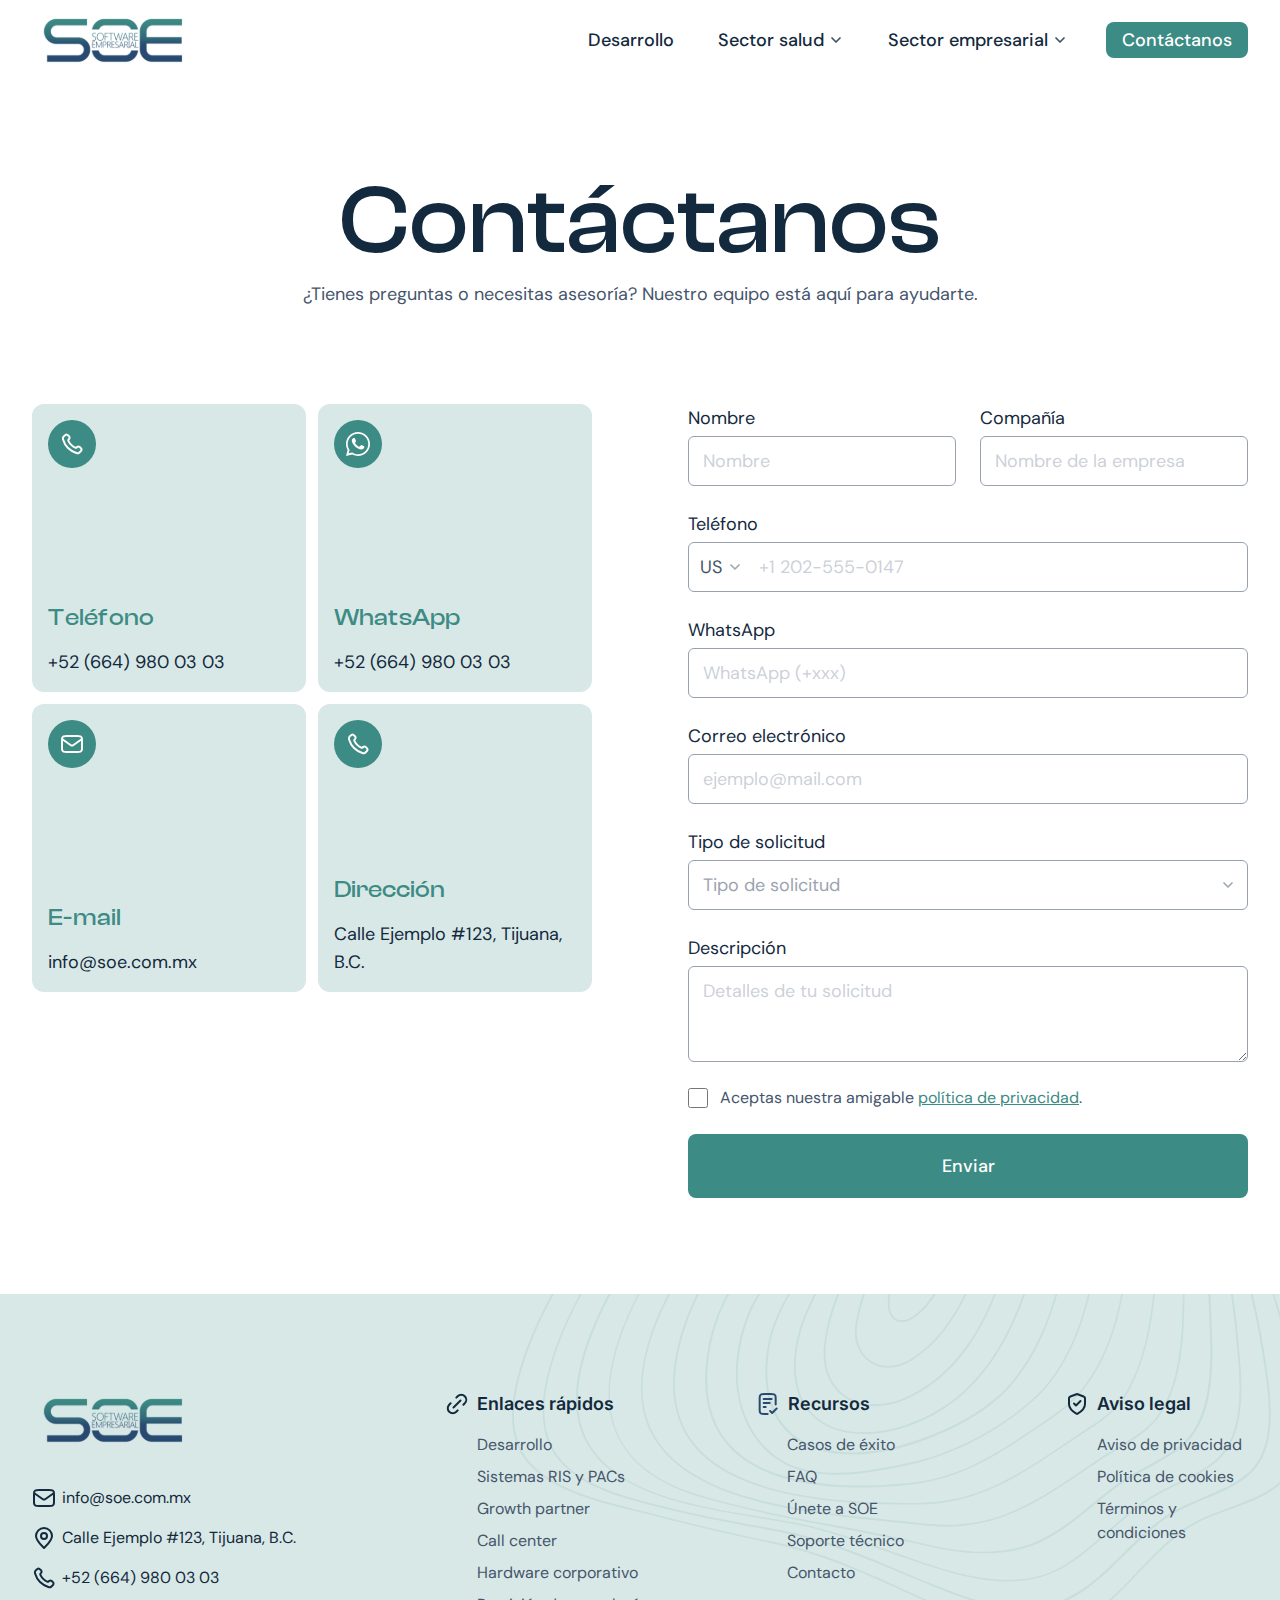
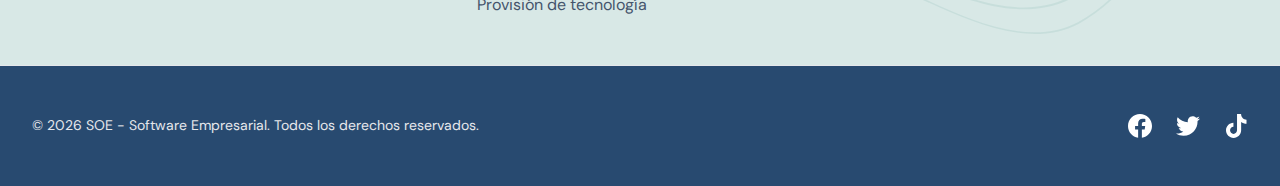
<file: src/contactanos.html>
<!DOCTYPE html>
<html lang="en" data-theme="light" class="scroll-smooth">

<head>
  <meta charset="UTF-8" />
  <meta name="viewport" content="width=device-width, initial-scale=1.0" />
  <title>SOE</title>

  <!-- favicon  -->
  <link rel="apple-touch-icon" sizes="180x180" href="./images/favicon/apple-touch-icon.png">
  <link rel="icon" type="image/png" sizes="32x32" href="./images/favicon/favicon-32x32.png">
  <link rel="icon" type="image/png" sizes="16x16" href="./images/favicon/favicon-16x16.png">
  <link rel="manifest" href="./images/favicon/site.webmanifest">



  <!-- google font  -->
  <link rel="preconnect" href="https://fonts.googleapis.com">
  <link rel="preconnect" href="https://fonts.gstatic.com" crossorigin>
  <link
    href="https://fonts.googleapis.com/css2?family=DM+Sans:ital,opsz,wght@0,9..40,100..1000;1,9..40,100..1000&family=Inter:ital,opsz,wght@0,14..32,100..900;1,14..32,100..900&display=swap"
    rel="stylesheet">
  <!-- swiper css -->
  <link rel="stylesheet" href="https://cdn.jsdelivr.net/npm/swiper@11/swiper-bundle.min.css" />
  <!-- custom font start  -->
  <link rel="stylesheet" href="./fonts/web-clash-display/css/clash-display.css">
  <link rel="stylesheet" href="./css/style.min.css">
</head>

<body>
  <!-- Preloader -->
  <div id="preloader" class="fixed inset-0 bg-white z-50 flex items-center justify-center">
    <img src="./images/logo.svg" alt="logo">
    <div
      class="w-16 h-16 border-4 border-gray-300 rounded-full spinner border-t-blue-500 absolute left-0 right-0 m-auto">
    </div>
  </div>

  <!-- Header -->
  <header class="bg-white py-2.5 sticky top-0 z-30 lg:shadow-none shadow-xl">
    <!-- desktop nav -->
    <div class="container flex flex-row justify-between gap-5 lg:gap-8 items-center">
      <a href="index.html"><img src="./images/logo.svg" alt="gembet" class="xl:w-auto w-[116px]" /></a>

      <div class="md:hidden">
        <button
          class="justify-center text-text-body-primary text-xs font-medium font-Inter leading-none text-center flex flex-col gap-1"
          data-mobile-menu-toggle="">
          <img src="./images/menu.svg" alt="menu" />
        </button>
      </div>
      <!-- Desktop Nav -->
      <nav class="hidden md:flex space-x-4 items-center">
        <ul class="flex flex-row gap-5 lg:gap-8 items-center">
          <li>
            <a href="./development.html"
              class="text-slate-800 text-base lg:text-lg font-medium leading-7 transition-all px-1.5 py-1  hover:text-slate-500 active:text-slate-500 focus:text-slate-500 ">Desarrollo</a>
          </li>
          <li class="relative dropdown transition-all">
            <button
              class="dropdown-toggle flex justify-center items-center transition-all cursor-pointer text-slate-800 text-base lg:text-lg font-medium leading-7 px-1.5 py-1 gap-1  hover:text-slate-500"
              data-dropdown>
              Sector salud
              <svg xmlns="http://www.w3.org/2000/svg" width="16" height="16" viewBox="0 0 16 16" fill="none"
                class="transition-all">
                <path d="M4 6L8 10L12 6" stroke="#425464" stroke-width="1.75" stroke-linecap="round"
                  stroke-linejoin="round" />
              </svg>
            </button>
            <div
              class="dropdown-menu dropdown-content transition-all right-0 w-[250px] p-3 bg-white rounded-xl shadow-custom absolute">
              <ul class="flex flex-col">
                <li>
                  <a href="./systems.html"
                    class="flex flex-row gap-3 p-3 hover:bg-zinc-200 active:bg-zinc-200 focus:bg-zinc-200 rounded-lg transition-all duration-300 text-slate-800 text-base lg:text-lg font-medium leading-7">
                    Sistemas RIS y PACs
                  </a>
                </li>

                <li>
                  <a href="./partner.html"
                    class="flex flex-row gap-3 p-3 hover:bg-zinc-200 active:bg-zinc-200 focus:bg-zinc-200 rounded-lg transition-all duration-300 text-slate-800 text-base lg:text-lg font-medium leading-7">
                    Growth partner
                  </a>
                </li>
                <li>
                  <a href="./call-center.html"
                    class="flex flex-row gap-3 p-3 hover:bg-zinc-200 active:bg-zinc-200 focus:bg-zinc-200 rounded-lg transition-all duration-300 text-slate-800 text-base lg:text-lg font-medium leading-7">
                    Call center
                  </a>
                </li>
              </ul>
            </div>
          </li>
          <li class="relative dropdown transition-all">
            <button
              class="dropdown-toggle flex justify-center items-center transition-all cursor-pointer text-slate-800 text-base lg:text-lg font-medium leading-7 px-1.5 py-1 gap-1  hover:text-slate-500"
              data-dropdown>
              Sector empresarial
              <svg xmlns="http://www.w3.org/2000/svg" width="16" height="16" viewBox="0 0 16 16" fill="none"
                class="transition-all">
                <path d="M4 6L8 10L12 6" stroke="#425464" stroke-width="1.75" stroke-linecap="round"
                  stroke-linejoin="round" />
              </svg>
            </button>
            <div
              class="dropdown-menu dropdown-content transition-all right-0 w-[250px] p-3 bg-white rounded-xl shadow-custom absolute">
              <ul class="flex flex-col">
                <li>
                  <a href="./hardware.html"
                    class="flex flex-row gap-3 p-3 hover:bg-zinc-200 active:bg-zinc-200 focus:bg-zinc-200 rounded-lg transition-all duration-300 text-slate-800 text-base lg:text-lg font-medium leading-7">
                    Hardware corporativo
                  </a>
                </li>

                <li>
                  <a href="./soluciones.html"
                    class="flex flex-row gap-3 p-3 hover:bg-zinc-200 active:bg-zinc-200 focus:bg-zinc-200 rounded-lg transition-all duration-300 text-slate-800 text-base lg:text-lg font-medium leading-7">
                    Provisión de tecnología 
                  </a>
                </li>
              </ul>
            </div>
          </li>
          <li class="relative dropdown group transition-all">
            <button
              class="dropdown-toggle flex justify-center items-center transition-all cursor-pointer text-white text-base lg:text-lg font-medium leading-7 px-2 lg:px-4 py-1 gap-1 bg-slate-500 rounded-lg"
              data-dropdown>
              Contáctanos
            </button>
            <div
              class="dropdown-menu dropdown-content absolute group-hover:!block transition-all right-0 w-[350px] p-3 bg-white rounded-xl shadow-custom">
              <ul class="flex flex-col">
                <li>
                  <a href="mailto:+52 664 980 03 03"
                    class="flex flex-row gap-3 p-3 hover:bg-zinc-200 active:bg-zinc-200 focus:bg-zinc-200 rounded-lg transition-all duration-300">
                    <span class="">
                      <img src="./images/call.svg" alt="call" />
                    </span>
                    <span class="flex flex-col">
                      <span class="text-slate-800 text-base lg:text-lg font-medium leading-7">Atención telefónica</span>
                      <span class="text-slate-600 text-base lg:text-lg font-normal leading-7">+52 (664) 980 03 03</span>
                    </span>
                  </a>
                </li>

                <li>
                  <a href="https://wa.link/tjyxcl"
                    class="flex flex-row gap-3 p-3 hover:bg-zinc-200 active:bg-zinc-200 focus:bg-zinc-200 rounded-lg transition-all duration-300">
                    <span class="">
                      <img src="./images/whatsapp-dropdown.svg" alt="whatsapp" />
                    </span>
                    <span class="flex flex-col">
                      <span class="text-slate-800 text-base lg:text-lg font-medium leading-7">WhatsApp</span>
                      <span class="text-slate-600 text-base lg:text-lg font-normal leading-7">+52 (664) 980 03 03</span>
                    </span>
                  </a>
                </li>
                <li>
                  <a href="mailto:info@soe.com.mx"
                    class="flex flex-row gap-3 p-3 hover:bg-zinc-200 active:bg-zinc-200 focus:bg-zinc-200 rounded-lg transition-all duration-300">
                    <span class="">
                      <img src="./images/mail-dropdown.svg" alt="mail" />
                    </span>
                    <span class="flex flex-col">
                      <span class="text-slate-800 text-base lg:text-lg font-medium leading-7">Enviar mensaje</span>
                      <span class="text-slate-600 text-base lg:text-lg font-normal leading-7">info@soe.com.mx</span>
                    </span>
                  </a>
                </li>
                <li>
                  <a href=""
                    class="flex flex-row gap-3 p-3 hover:bg-zinc-200 active:bg-zinc-200 focus:bg-zinc-200 rounded-lg transition-all duration-300">
                    <span class="">
                      <img src="./images/location-dropdown.svg" alt="location" />
                    </span>
                    <span class="flex flex-col">
                      <span class="text-slate-800 text-base lg:text-lg font-medium leading-7">Dirección</span>
                      <span class="text-slate-600 text-base lg:text-lg font-normal leading-7">Calle Ejemplo #123,
                        Tijuana, B.C.</span>
                    </span>
                  </a>
                </li>
              </ul>
            </div>
          </li>
        </ul>
      </nav>
    </div>

    <!-- Mobile Offcanvas -->
    <div class="offcanvas fixed inset-0 bg-white bg-opacity-50 h-screen overflow-y-auto z-50 md:hidden" id="mobileMenu">
      <div class="bg-white w-full max-w-full h-full py-4 relative">
        <div class="flex flex-row items-center justify-between px-4">
          <a href="">
            <img src="./images/logo.svg" alt="logo" class="w-[120px]" />
          </a>
          <button class="cursor-pointer" data-close-mobile>
            <img src="./images/close.svg" alt="close" />
          </button>
        </div>
        <div class="mt-5 px-4">
          <nav class="flex space-x-4 items-center">
            <ul class="flex flex-col gap-5">
              <li class="flex flex-col justify-start text-start">
                <a href="./development.html"
                  class="text-slate-800 text-base lg:text-lg font-medium leading-7 transition-all px-1.5 py-1  hover:text-slate-500 active:text-slate-500 focus:text-slate-500 ">Desarrollo</a>
              </li>

              <li class="relative dropdown transition-all flex flex-col justify-start">
                <button
                  class="dropdown-toggle flex justify-start items-center transition-all cursor-pointer text-slate-800 text-base lg:text-lg font-medium leading-7 px-1.5 py-1 gap-1  hover:text-slate-500 active:text-slate-500 focus:text-slate-500 "
                  data-dropdown>
                  Sector salud
                  <svg xmlns="http://www.w3.org/2000/svg" width="16" height="16" viewBox="0 0 16 16" fill="none"
                    class="transition-all">
                    <path d="M4 6L8 10L12 6" stroke="#425464" stroke-width="1.75" stroke-linecap="round"
                      stroke-linejoin="round" />
                  </svg>
                </button>
                <div class="dropdown-menu dropdown-content transition-all w-full p-3 rounded-xl">
                  <ul class="flex flex-col">
                    <li>
                      <a href="./systems.html"
                        class="flex flex-row gap-3 p-3 hover:bg-zinc-200 active:bg-zinc-200 focus:bg-zinc-200 rounded-lg transition-all duration-300 text-slate-800 text-base lg:text-lg font-medium leading-7">
                        Sistemas RIS y PACs
                      </a>
                    </li>

                    <li>
                      <a href="./partner.html"
                        class="flex flex-row gap-3 p-3 hover:bg-zinc-200 active:bg-zinc-200 focus:bg-zinc-200 rounded-lg transition-all duration-300 text-slate-800 text-base lg:text-lg font-medium leading-7">
                        Growth partner
                      </a>
                    </li>
                    <li>
                      <a href="./call-center.html"
                        class="flex flex-row gap-3 p-3 hover:bg-zinc-200 active:bg-zinc-200 focus:bg-zinc-200 rounded-lg transition-all duration-300 text-slate-800 text-base lg:text-lg font-medium leading-7">
                        Call center
                      </a>
                    </li>
                  </ul>
                </div>
              </li>
              <li class="relative dropdown transition-all flex flex-col justify-start">
                <button
                  class="dropdown-toggle flex justify-start items-center transition-all cursor-pointer text-slate-800 text-base lg:text-lg font-medium leading-7 px-1.5 py-1 gap-1  hover:text-slate-500 active:text-slate-500 focus:text-slate-500 "
                  data-dropdown>
                  Sector empresarial
                  <svg xmlns="http://www.w3.org/2000/svg" width="16" height="16" viewBox="0 0 16 16" fill="none"
                    class="transition-all">
                    <path d="M4 6L8 10L12 6" stroke="#425464" stroke-width="1.75" stroke-linecap="round"
                      stroke-linejoin="round" />
                  </svg>
                </button>
                <div class="dropdown-menu dropdown-content transition-all w-full p-3 bg-white rounded-xl">
                  <ul class="flex flex-col">
                    <li>
                      <a href="./hardware.html"
                        class="flex flex-row gap-3 p-3 hover:bg-zinc-200 active:bg-zinc-200 focus:bg-zinc-200 rounded-lg transition-all duration-300 text-slate-800 text-base lg:text-lg font-medium leading-7">
                        Hardware corporativo
                      </a>
                    </li>

                    <li>
                      <a href="./soluciones.html"
                        class="flex flex-row gap-3 p-3 hover:bg-zinc-200 active:bg-zinc-200 focus:bg-zinc-200 rounded-lg transition-all duration-300 text-slate-800 text-base lg:text-lg font-medium leading-7">
                        Provisión de tecnología 
                      </a>
                    </li>
                  </ul>
                </div>
              </li>
            </ul>
          </nav>
        </div>
        <div class="pt-6">
          <div class="border-b border-[#E7EAEC]"></div>
          <div class="px-4 py-6 flex flex-row justify-around">
            <ul class="space-y-3">
              <li class="flex flex-row gap-1 items-center">
                <img src="./images/list-menu.svg" alt="recursos" />
                <h4 class="text-basic-black text-base font-DMSans font-medium">
                  Recursos
                </h4>
              </li>
              <li>
                <a href="#" class="text-basic-black text-sm font-DMSans font-normal">Casos de éxito</a>
              </li>
              <li>
                <a href="#" class="text-basic-black text-sm font-DMSans font-normal">FAQ</a>
              </li>
              <li>
                <a href="#" class="text-basic-black text-sm font-DMSans font-normal">Únete a SOE</a>
              </li>
            </ul>
            <ul class="space-y-3">
              <li class="flex flex-row gap-1 items-center">
                <img src="./images/shield-menu.svg" alt="recursos" />
                <h4 class="text-basic-black text-base font-DMSans font-medium">
                  Aviso legal
                </h4>
              </li>
              <li>
                <a href="#" class="text-basic-black text-sm font-DMSans font-normal">Aviso de privacidad</a>
              </li>
              <li>
                <a href="#" class="text-basic-black text-sm font-DMSans font-normal">FAQ</a>
              </li>
              <li>
                <a href="#" class="text-basic-black text-sm font-DMSans font-normal">Términos y condiciones</a>
              </li>
            </ul>
          </div>
          <div class="px-4">
            <a href="./contactanos.html"
              class="flex justify-center items-center transition-all cursor-pointer text-white text-base lg:text-lg font-medium leading-7 px-2 lg:px-4 py-[10px] gap-1 bg-slate-500 rounded-lg">
              Contáctanos
            </a>
            <div class="pt-6">
              <ul class="flex flex-col">
                <li>
                  <a href="mailto:+52 664 980 03 03"
                    class="flex flex-row gap-3 p-3 hover:bg-zinc-200 active:bg-zinc-200 focus:bg-zinc-200 rounded-lg transition-all duration-300">
                    <span class="mt-1">
                      <img src="./images/call.svg" alt="call" />
                    </span>
                    <span class="flex flex-col">
                      <span class="text-slate-800 text-base lg:text-lg font-medium leading-7">Atención telefónica</span>
                      <span class="text-slate-600 text-base lg:text-lg font-normal leading-7">+52 (664) 980 03 03</span>
                    </span>
                  </a>
                </li>

                <li>
                  <a href="https://wa.link/tjyxcl"
                    class="flex flex-row gap-3 p-3 hover:bg-zinc-200 active:bg-zinc-200 focus:bg-zinc-200 rounded-lg transition-all duration-300">
                    <span class="mt-1">
                      <img src="./images/whatsapp-dropdown.svg" alt="whatsapp" />
                    </span>
                    <span class="flex flex-col">
                      <span class="text-slate-800 text-base lg:text-lg font-medium leading-7">WhatsApp</span>
                      <span class="text-slate-600 text-base lg:text-lg font-normal leading-7">+52 (664) 980 03 03</span>
                    </span>
                  </a>
                </li>
                <li>
                  <a href="mailto:info@soe.com.mx"
                    class="flex flex-row gap-3 p-3 hover:bg-zinc-200 active:bg-zinc-200 focus:bg-zinc-200 rounded-lg transition-all duration-300">
                    <span class="mt-1">
                      <img src="./images/mail-dropdown.svg" alt="mail" />
                    </span>
                    <span class="flex flex-col">
                      <span class="text-slate-800 text-base lg:text-lg font-medium leading-7">Enviar mensaje</span>
                      <span class="text-slate-600 text-base lg:text-lg font-normal leading-7">info@soe.com.mx</span>
                    </span>
                  </a>
                </li>
                <li>
                  <a href=""
                    class="flex flex-row gap-3 p-3 hover:bg-zinc-200 active:bg-zinc-200 focus:bg-zinc-200 rounded-lg transition-all duration-300">
                    <span class="mt-1">
                      <img src="./images/location-dropdown.svg" alt="location" />
                    </span>
                    <span class="flex flex-col">
                      <span class="text-slate-800 text-base lg:text-lg font-medium leading-7">Dirección</span>
                      <span class="text-slate-600 text-base lg:text-lg font-normal leading-7">Calle Ejemplo #123,
                        Tijuana, B.C.</span>
                    </span>
                  </a>
                </li>
              </ul>
            </div>
          </div>
        </div>
      </div>
    </div>
  </header>


  <main>


    <section class="lg:py-24 py-12">
      <div class="container flex flex-col lg:gap-24 gap-12">
        <div class="text-center flex flex-col gap-3 justify-center">
          <h1 class="text-slate-800 text-5xl md:text-7xl lg:text-8xl font-medium font-ClashDisplay lg:leading-[92px]">
            Contáctanos
          </h1>
          <p
            class="text-slate-600 text-base md:text-lg font-normal  leading-7 lg:w-auto w-[570px] max-w-full lg:m-0 m-auto">
            ¿Tienes preguntas o necesitas
            asesoría? Nuestro equipo está aquí para ayudarte.</p>
        </div>
        <div class="xl:gap-24 gap-12 grid lg:grid-cols-2 grid-cols-1">
          <div class="col-span-1">
            <div class="grid grid-cols-2 gap-3">
              <!-- single item start -->
              <div class="h-72 p-4 bg-zinc-200 rounded-xl flex flex-col justify-between items-start">
                <div class="">
                  <img src="./images/phone-round.svg" alt="phone">
                </div>
                <div class="flex flex-col gap-3">
                  <h4 class="text-slate-500 text-xl lg:text-2xl font-medium font-ClashDisplay lg:leading-9">Teléfono
                  </h4>
                  <a href="tel:+52 664 980 03 03"
                    class="text-slate-800 text-base lg:text-lg font-normal  lg:leading-7">+52
                    (664) 980 03
                    03</a>
                </div>
              </div>
              <!-- single item end -->

              <!-- single item start -->
              <div class="h-72 p-4 bg-zinc-200 rounded-xl flex flex-col justify-between items-start">
                <div class="">
                  <img src="./images/whatsapp-round.svg" alt="whatsapp">
                </div>
                <div class="flex flex-col gap-3">
                  <h4 class="text-slate-500 text-xl lg:text-2xl font-medium font-ClashDisplay lg:leading-9">WhatsApp
                  </h4>
                  <a href="https://wa.link/tjyxcl"
                    class="text-slate-800 text-base lg:text-lg font-normal  lg:leading-7">+52
                    (664) 980 03 03</a>
                </div>
              </div>
              <!-- single item end -->
              <!-- single item start -->
              <div class="h-72 p-4 bg-zinc-200 rounded-xl flex flex-col justify-between items-start">
                <div class="">
                  <img src="./images/mail-round.svg" alt="mail">
                </div>
                <div class="flex flex-col gap-3">
                  <h4 class="text-slate-500 text-xl lg:text-2xl font-medium font-ClashDisplay lg:leading-9">E-mail
                  </h4>
                  <a href="mailto:info@soe.com.mx"
                    class="text-slate-800 text-base lg:text-lg font-normal  lg:leading-7">info@soe.com.mx</a>
                </div>
              </div>
              <!-- single item end -->
              <!-- single item start -->
              <div class="h-72 p-4 bg-zinc-200 rounded-xl flex flex-col justify-between items-start">
                <div class="">
                  <img src="./images/phone-round.svg" alt="phone">
                </div>
                <div class="flex flex-col gap-3">
                  <h4 class="text-slate-500 text-xl lg:text-2xl font-medium font-ClashDisplay lg:leading-9">Dirección
                  </h4>
                  <a href="" class="text-slate-800 text-base lg:text-lg font-normal  lg:leading-7">Calle
                    Ejemplo
                    #123,
                    Tijuana, B.C.</a>
                </div>
              </div>
              <!-- single item end -->
            </div>
          </div>
          <div class="col-span-1">
            <form id="contactForm" novalidate class="lg:w-auto w-[540px] max-w-full lg:m-0 m-auto">

              <div class="grid md:grid-cols-2 grid-cols-1 gap-6">
                <!-- single item start  -->
                <div class="col-span-1 flex flex-col gap-1">
                  <label for="" class="text-slate-800 text-base lg:text-lg font-normal  lg:leading-7">Nombre</label>
                  <input type="text" name="name" placeholder="Nombre" required
                    class="w-full border border-gray-400  bg-white rounded-md px-3.5 py-2.5 justify-start text-gray-400 text-lg font-normal  leading-7" />
                  <p class="text-red-500 text-sm hidden mt-1">Nombre</p>
                </div>
                <!-- single item end -->

                <!-- single item start  -->
                <div class="col-span-1 flex flex-col gap-1">
                  <label for="" class="text-slate-800 text-base lg:text-lg font-normal  lg:leading-7">Compañía</label>
                  <input type="text" name="company" placeholder="Nombre de la empresa"
                    class="border border-gray-400  bg-white rounded-md px-3.5 py-2.5 w-full justify-start text-gray-400 text-lg font-normal  leading-7" />
                </div>
                <!-- single item end -->

                <!-- single item start  -->
                <div class="md:col-span-2 flex flex-col gap-1">
                  <label for="" class="text-slate-800 text-base lg:text-lg font-normal  lg:leading-7">Teléfono</label>

                  <div class="relative">
                    <div
                      class="absolute w-[55px] left-0 top-0 after:absolute after:bg-[url('../images/chevron-down.svg')] after:bg-no-repeat after:w-4 after:h-4 after:right-0 after:top-1/2 after:-translate-y-1/2 h-full">
                      <select id="country" name="country" required
                        class="border-0 outline-0 ring-0 rounded px-3 py-2 appearance-none w-full text-slate-600 text-lg font-normal  leading-7 h-full relative z-20">
                        <!-- Injected by JS -->
                      </select>
                    </div>
                    <input id="phone" name="phone" type="tel" required
                      class=" pl-[70px] pr-3.5 py-2.5 w-full border border-gray-400  bg-white rounded-md px-[14px] justify-start text-gray-400 text-lg font-normal  leading-7" />

                  </div>
                  <p id="phoneError" class="text-red-500 text-sm hidden">Número de teléfono inválido.</p>
                </div>
                <!-- single item end -->
                <!-- single item start  -->
                <div class="md:col-span-2 flex flex-col gap-1">
                  <label for="" class="text-slate-800 text-base lg:text-lg font-normal  lg:leading-7">WhatsApp</label>
                  <input name="whatsapp" type="tel" placeholder="WhatsApp (+xxx)"
                    class="w-full border border-gray-400  bg-white rounded-md px-3.5 py-2.5 justify-start text-gray-400 text-lg font-normal  leading-7" />
                </div>
                <!-- single item end -->
                <!-- single item start  -->
                <div class="md:col-span-2 flex flex-col gap-1">
                  <label for="" class="text-slate-800 text-base lg:text-lg font-normal  lg:leading-7">Correo
                    electrónico</label>
                  <input name="email" type="email" placeholder="ejemplo@mail.com" required
                    class="w-full border border-gray-400  bg-white rounded-md px-3.5 py-2.5 justify-start text-gray-400 text-lg font-normal  leading-7" />
                  <p class="text-red-500 text-sm hidden mt-1">Ingrese un correo electrónico válido.</p>
                </div>
                <!-- single item end -->

                <!-- single item start  -->
                <div class="md:col-span-2 flex flex-col gap-1">
                  <label for="" class="text-slate-800 text-base lg:text-lg font-normal  lg:leading-7">Tipo de
                    solicitud</label>
                  <div
                    class="relative after:absolute after:bg-[url('../images/chevron-down.svg')] after:bg-no-repeat after:w-4 after:h-4 after:right-3 after:top-1/2 after:-translate-y-1/2 ">
                    <select name="type" required
                      class="w-full border border-gray-400  bg-white rounded-md px-3.5 py-2.5 justify-start text-gray-400 text-lg font-normal  leading-7 appearance-none">
                      <option value="" disabled selected>Tipo de solicitud</option>
                      <option value="consulta">Consulta</option>
                      <option value="soporte">Soporte</option>
                      <option value="ventas">Ventas</option>
                    </select>
                  </div>
                  <p class="text-red-500 text-sm hidden mt-1">Seleccione un tipo de solicitud.</p>
                </div>
                <!-- single item end -->

                <!-- single item start  -->
                <div class="md:col-span-2  flex flex-col gap-1">
                  <label for=""
                    class="text-slate-800 text-base lg:text-lg font-normal  lg:leading-7">Descripción</label>
                  <textarea name="message" placeholder="Detalles de tu solicitud" required
                    class="h-24 w-full border border-gray-400  bg-white rounded-md px-3.5 py-2.5 justify-start text-gray-400 text-lg font-normal  leading-7"></textarea>
                  <p class="text-red-500 text-sm hidden mt-1">Por favor, escribe un mensaje.</p>
                </div>
                <!-- single item end -->
                <!-- single item start  -->
                <div class="md:col-span-2 flex flex-col gap-1">
                  <div class="flex flex-row items-center gap-3">
                    <input id="privacy" type="checkbox" class="form-checkbox w-5 h-5" />
                    <label for="privacy" class="text-slate-600 text-base font-normal  leading-normal">Aceptas
                      nuestra amigable <a href="#" class="text-slate-500 underline">política de privacidad</a>.</label>
                  </div>
                  <p id="privacyError" class="text-red-500 text-sm hidden">Debe aceptar la política de privacidad.</p>
                </div>
                <!-- single item end -->
                <div class="md:col-span-2">
                  <button type="submit"
                    class="w-full min-h-16 p-4 bg-slate-500 rounded-lg flex flex-col cursor-pointer items-center gap-3.5 text-center justify-center text-white text-lg font-medium  leading-7  hover:text-slate-500 active:text-slate-500 focus:text-slate-500  hover:bg-white hover:shadow hover:outline focus:text-slate-500 focus:bg-white focus:shadow transition-colors duration-300">
                    Enviar
                  </button>
                </div>
              </div>

            </form>
          </div>
        </div>
      </div>
    </section>


  </main>

  <footer class=" bg-zinc-200 bg-[url('../images/shape-footer.svg')] bg-no-repeat bg-right-top">
    <div class="container pt-24 pb-12 grid lg:grid-cols-12 sm:grid-cols-3 grid-cols-2 lg:gap-6 gap-y-12 gap-x-3">
      <!-- single item start  -->
      <div class="xl:col-span-4 sm:col-span-3 col-span-2 flex flex-col gap-9">
        <div>
          <a href="">
            <img src="./images/logo.svg" alt="soe-logo">
          </a>
        </div>
        <ul class="flex flex-col gap-4">
          <li><a href="mailto:info@soe.com.mx"
              class="flex flex-row items-center gap-1.5 text-slate-800 text-base font-normal  leading-normal  hover:text-slate-500 active:text-slate-500 focus:text-slate-500  transition-colors duration-300">
              <span>
                <img src="images/mail.svg" alt="mail">
              </span>
              <span>
                info@soe.com.mx</span>
            </a></li>

          <li><a href=""
              class="flex flex-row items-center gap-1.5 text-slate-800 text-base font-normal  leading-normal  hover:text-slate-500 active:text-slate-500 focus:text-slate-500  transition-colors duration-300">
              <span>
                <img src="images/location.svg" alt="location">
              </span>
              <span>
                Calle Ejemplo #123, Tijuana, B.C.</span>
            </a></li>
          <li><a href="tel:+52 664 980 03 03"
              class="flex flex-row items-center gap-1.5 text-slate-800 text-base font-normal  leading-normal  hover:text-slate-500 active:text-slate-500 focus:text-slate-500  transition-colors duration-300">
              <span>
                <img src="images/phone.svg" alt="phone">
              </span>
              <span>
                +52 (664) 980 03 03</span>
            </a></li>

        </ul>
      </div>
      <!-- single item end -->

      <!-- Enlaces rápidos -->
      <div class="lg:col-span-3 col-span-1">
        <h4 class="flex items-center gap-2 text-slate-800 text-lg font-semibold font-Inter leading-normal">
          <img src="./images/link.svg" alt="link" />
          Enlaces rápidos
        </h4>
        <ul class="mt-4 space-y-2 pl-8">
          <li><a href="#"
              class="text-slate-600 text-base   hover:text-slate-500 active:text-slate-500 focus:text-slate-500  transition-colors duration-300">Desarrollo</a>
          </li>
          <li><a href="#"
              class="text-slate-600 text-base   hover:text-slate-500 active:text-slate-500 focus:text-slate-500  transition-colors duration-300">Sistemas
              RIS y PACs</a></li>
          <li><a href="#"
              class="text-slate-600 text-base   hover:text-slate-500 active:text-slate-500 focus:text-slate-500  transition-colors duration-300">Growth
              partner</a></li>
          <li><a href="#"
              class="text-slate-600 text-base   hover:text-slate-500 active:text-slate-500 focus:text-slate-500  transition-colors duration-300">Call
              center</a></li>
          <li><a href="#"
              class="text-slate-600 text-base   hover:text-slate-500 active:text-slate-500 focus:text-slate-500  transition-colors duration-300">Hardware
              corporativo</a></li>
          <li><a href="#"
              class="text-slate-600 text-base   hover:text-slate-500 active:text-slate-500 focus:text-slate-500  transition-colors duration-300">Provisión
              de tecnología</a></li>
        </ul>
      </div>

      <!-- Recursos -->
      <div class="lg:col-span-3 col-span-1">
        <h4 class="flex items-center gap-2 text-slate-800 text-lg font-semibold font-Inter leading-normal">
          <img src="./images/recursos.svg" alt="recursos" />
          Recursos
        </h4>
        <ul class="mt-4 space-y-2 pl-8">
          <li><a href="#"
              class="text-slate-600 text-base   hover:text-slate-500 active:text-slate-500 focus:text-slate-500  transition-colors duration-300">Casos
              de
              éxito</a></li>
          <li><a href="#"
              class="text-slate-600 text-base   hover:text-slate-500 active:text-slate-500 focus:text-slate-500  transition-colors duration-300">FAQ</a>
          </li>
          <li><a href="#"
              class="text-slate-600 text-base   hover:text-slate-500 active:text-slate-500 focus:text-slate-500  transition-colors duration-300">Únete
              a
              SOE</a></li>
          <li><a href="#"
              class="text-slate-600 text-base   hover:text-slate-500 active:text-slate-500 focus:text-slate-500  transition-colors duration-300">Soporte
              técnico</a></li>
          <li><a href="#"
              class="text-slate-600 text-base   hover:text-slate-500 active:text-slate-500 focus:text-slate-500  transition-colors duration-300">Contacto</a>
          </li>
        </ul>
      </div>

      <!-- Aviso legal -->
      <div class="lg:col-span-2 col-span-1">
        <h4 class="flex items-center gap-2 text-slate-800 text-lg font-semibold font-Inter leading-normal">
          <img src="./images/shield-tick.svg" alt="shield-tick" />
          Aviso legal
        </h4>
        <ul class="mt-4 space-y-2 pl-8">
          <li><a href="#"
              class="text-slate-600 text-base   hover:text-slate-500 active:text-slate-500 focus:text-slate-500  transition-colors duration-300">Aviso
              de
              privacidad</a></li>
          <li><a href="#"
              class="text-slate-600 text-base   hover:text-slate-500 active:text-slate-500 focus:text-slate-500  transition-colors duration-300">Política
              de cookies</a></li>
          <li><a href="#"
              class="text-slate-600 text-base   hover:text-slate-500 active:text-slate-500 focus:text-slate-500  transition-colors duration-300">Términos
              y condiciones</a></li>
        </ul>
      </div>


    </div>
    <!-- copyright start  -->
    <div class="py-12 bg-cyan-900 border-t border-gray-200 ">
      <div
        class="container flex flex-row flex-wrap md:justify-between justify-center gap-6 md:text-start text-center items-center">
        <p class="text-gray-200 text-sm font-normal  leading-tight">© <span id="year"></span> SOE -
          Software
          Empresarial. Todos los derechos reservados.</p>
        <ul class="flex flex-row gap-6 items-center md:justify-start justify-center md:m-0 m-auto">
          <li><a href=""><img src="./images/facebook.svg" alt="facebook"></a></li>
          <li><a href=""><img src="./images/twitter.svg" alt="twitter"></a></li>
          <li><a href=""><img src="./images/tiktok.svg" alt="tiktok"></a></li>

        </ul>
      </div>
    </div>
    <!-- copyright end -->
  </footer>


  <script src="https://cdn.jsdelivr.net/npm/swiper@11/swiper-bundle.min.js"></script>
  <script src="./js/from-validatioin.js"></script>
  <script src="./js/index.js"></script>
</body>

</html>
</file>
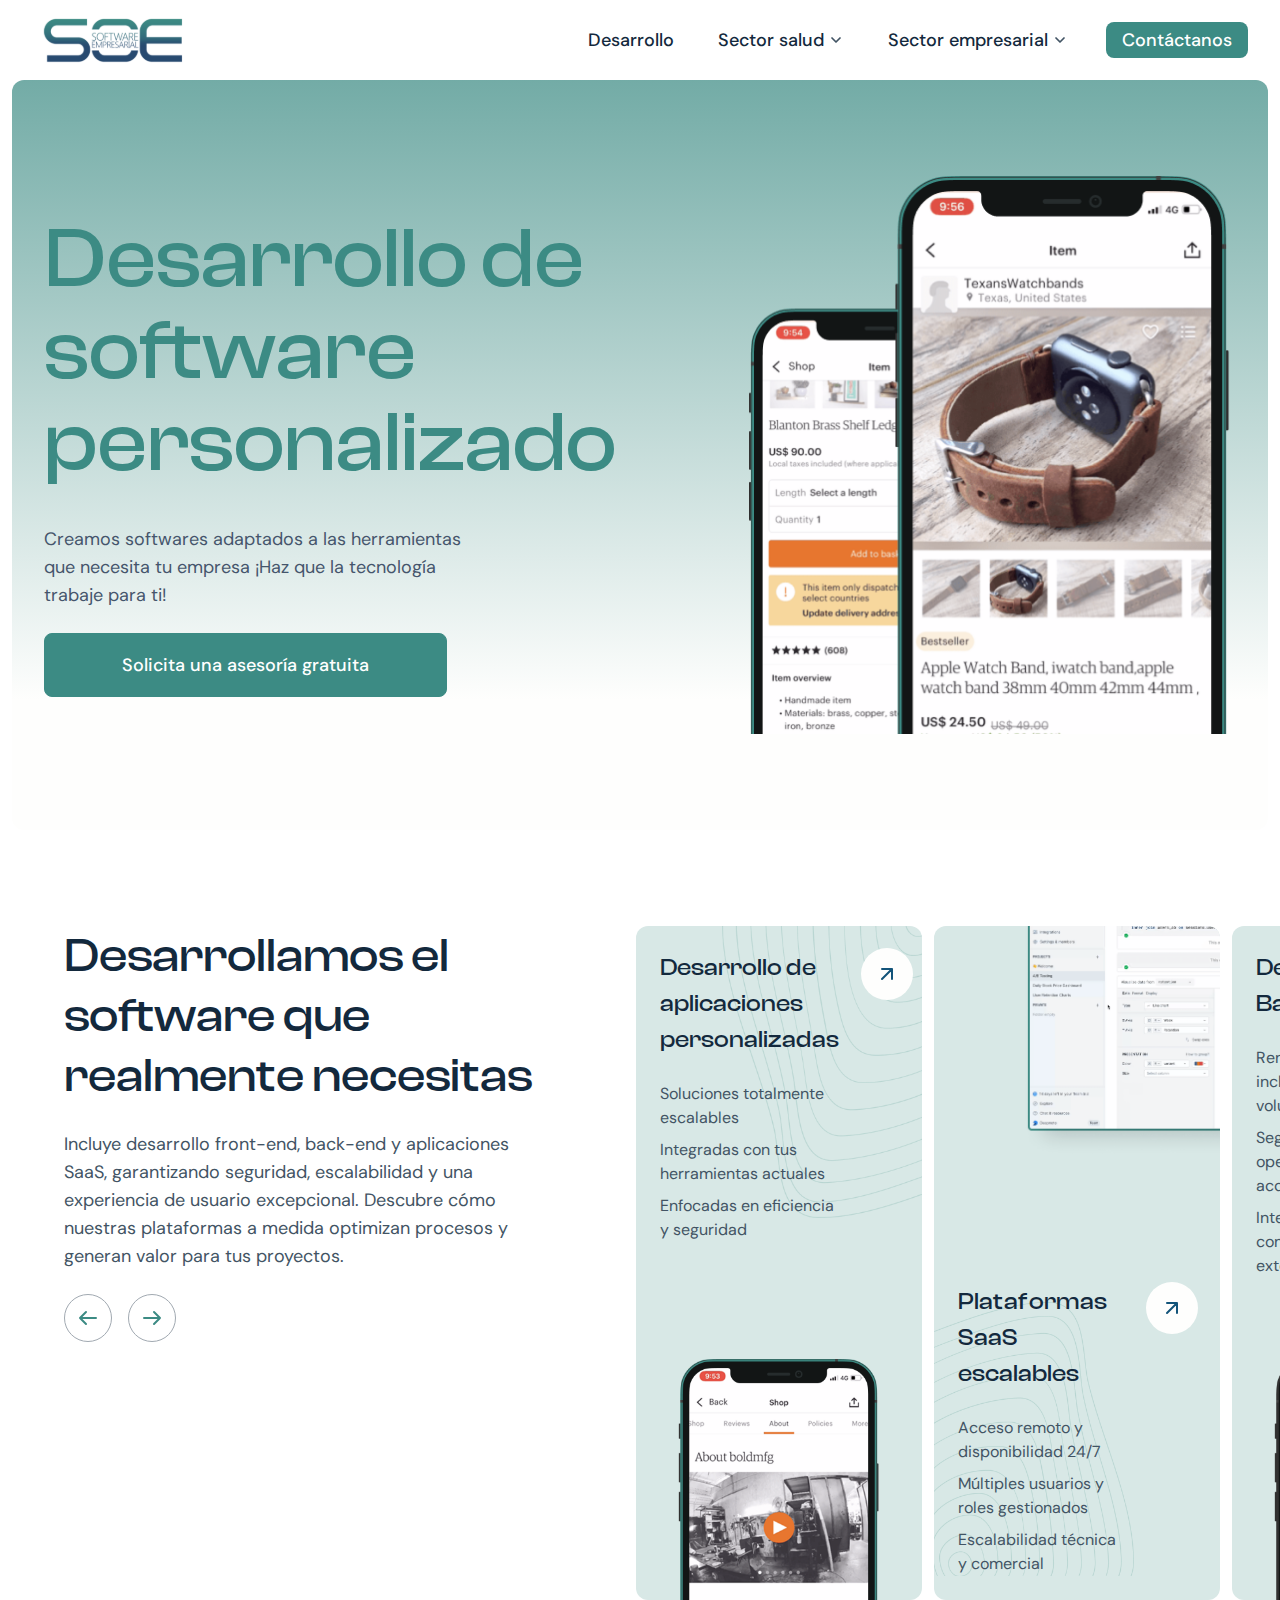
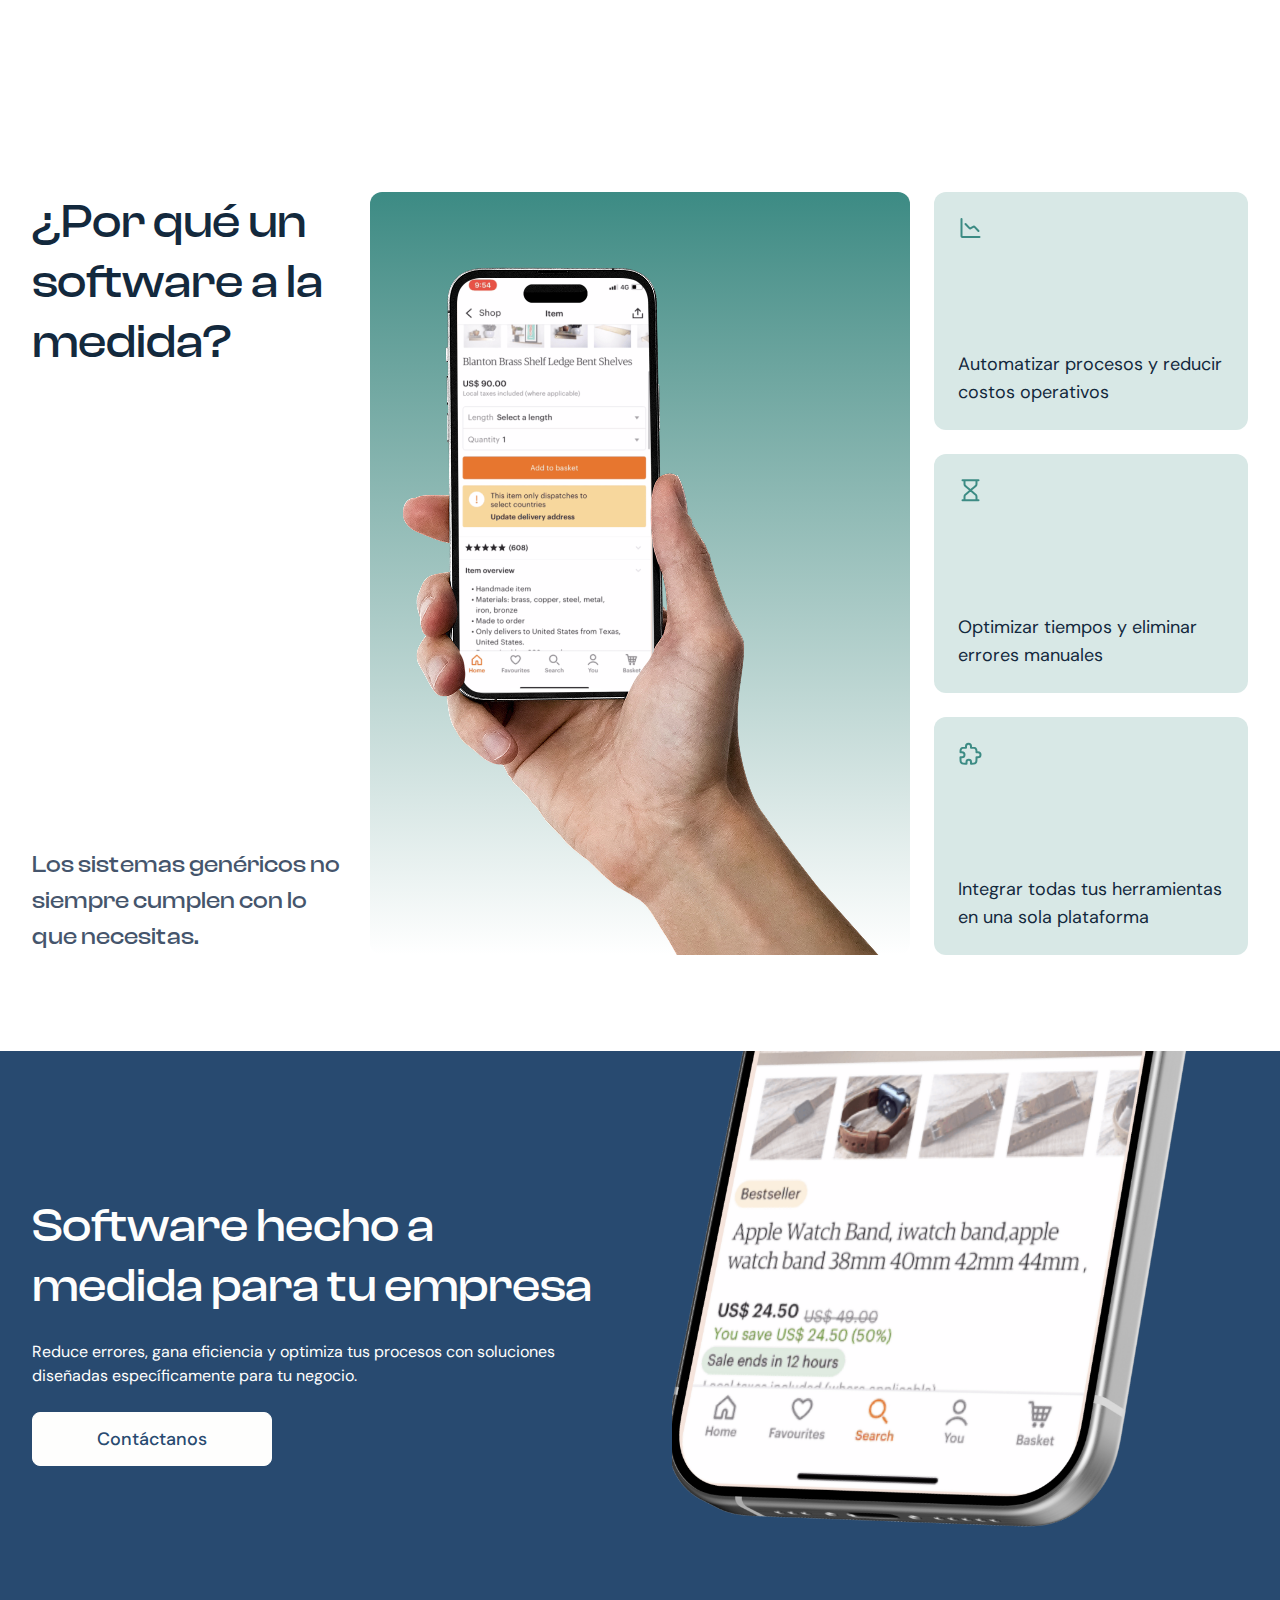
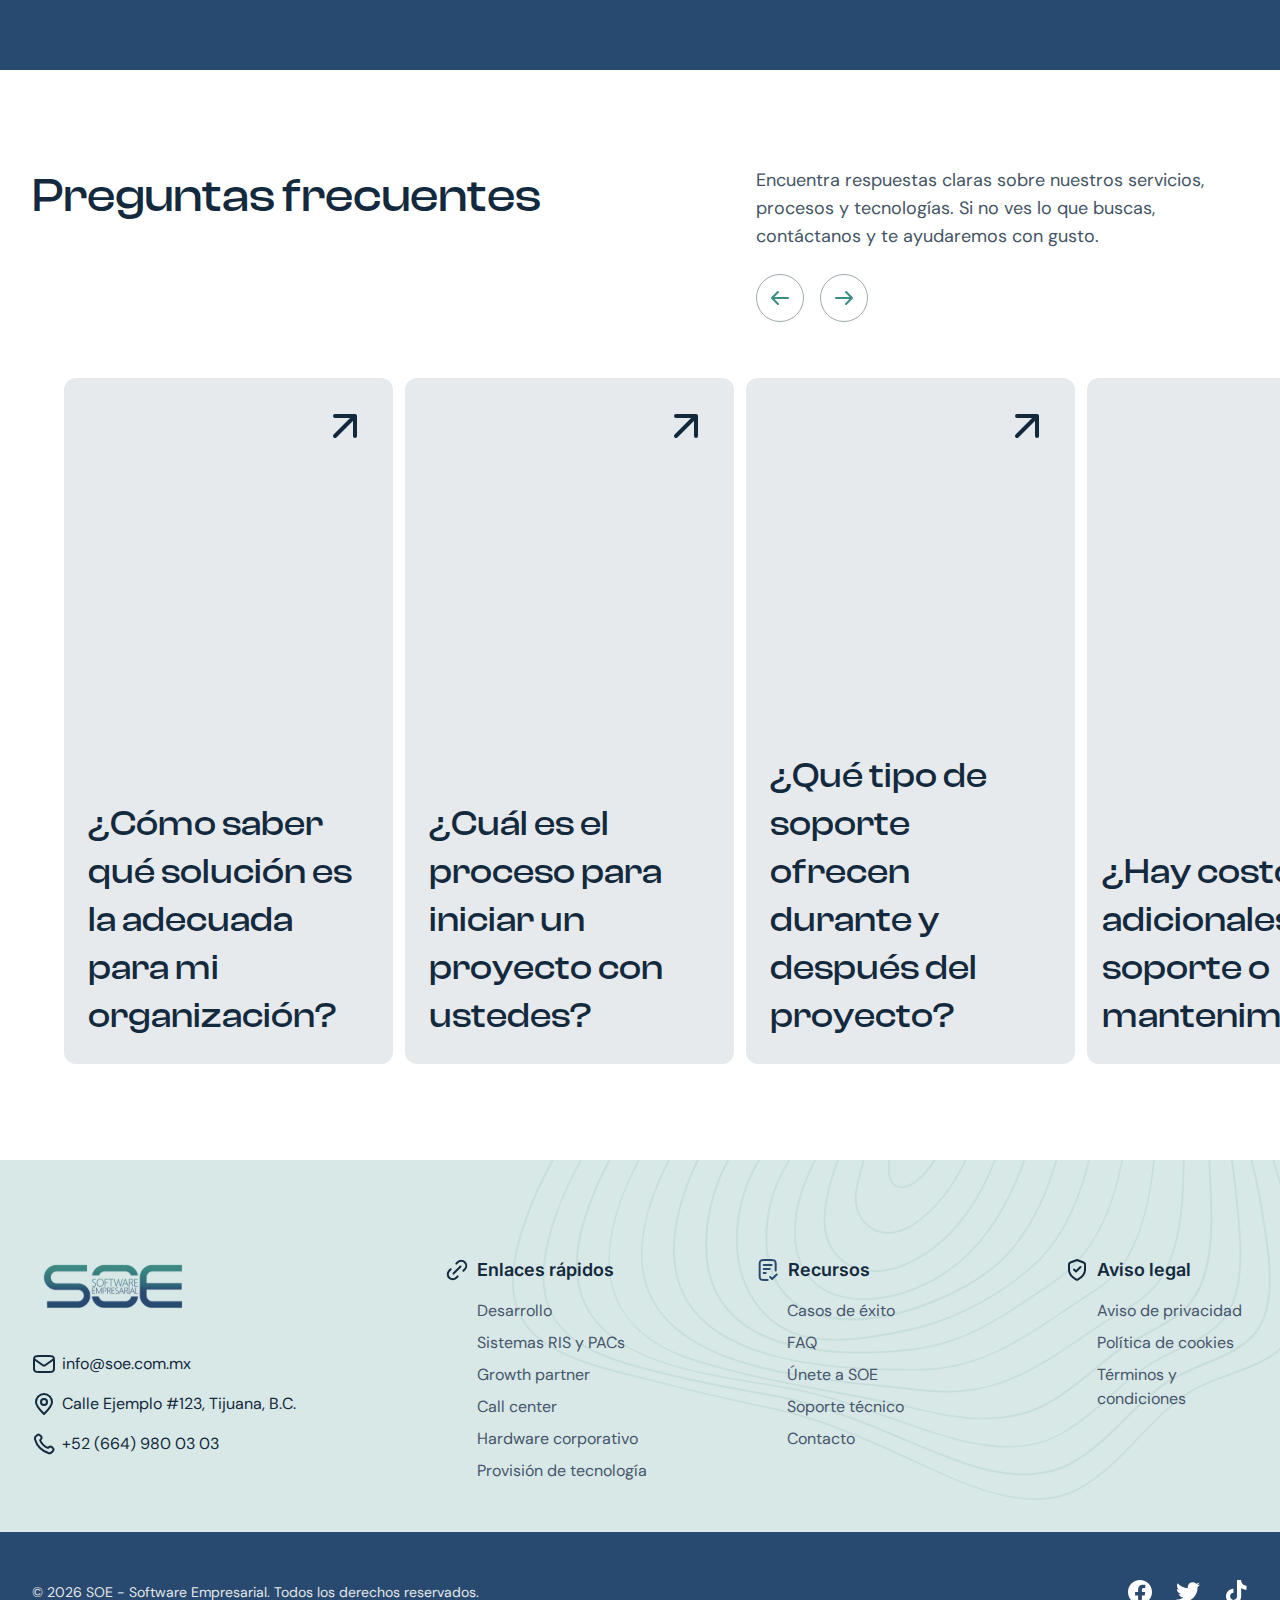
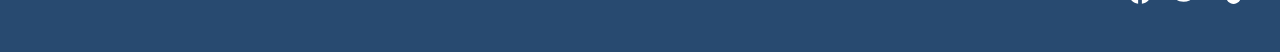
<file: src/development.html>
<!DOCTYPE html>
<html lang="en" data-theme="light" class="scroll-smooth">
  <head>
    <meta charset="UTF-8" />
    <meta name="viewport" content="width=device-width, initial-scale=1.0" />
    <title>SOE</title>

    <!-- favicon  -->
    <link
      rel="apple-touch-icon"
      sizes="180x180"
      href="./images/favicon/apple-touch-icon.png"
    />
    <link
      rel="icon"
      type="image/png"
      sizes="32x32"
      href="./images/favicon/favicon-32x32.png"
    />
    <link
      rel="icon"
      type="image/png"
      sizes="16x16"
      href="./images/favicon/favicon-16x16.png"
    />
    <link rel="manifest" href="./images/favicon/site.webmanifest" />

    <!-- google font  -->
    <link rel="preconnect" href="https://fonts.googleapis.com" />
    <link rel="preconnect" href="https://fonts.gstatic.com" crossorigin />
    <link
      href="https://fonts.googleapis.com/css2?family=DM+Sans:ital,opsz,wght@0,9..40,100..1000;1,9..40,100..1000&family=Inter:ital,opsz,wght@0,14..32,100..900;1,14..32,100..900&display=swap"
      rel="stylesheet"
    />
    <!-- swiper css -->
    <link
      rel="stylesheet"
      href="https://cdn.jsdelivr.net/npm/swiper@11/swiper-bundle.min.css"
    />
    <!-- custom font start  -->
    <link
      rel="stylesheet"
      href="./fonts/web-clash-display/css/clash-display.css"
    />
    <link rel="stylesheet" href="./css/style.min.css" />
  </head>

  <body>
    <!-- Preloader -->
    <div
      id="preloader"
      class="fixed inset-0 bg-white z-50 flex items-center justify-center"
    >
      <img src="./images/logo.svg" alt="logo" />
      <div
        class="w-16 h-16 border-4 border-gray-300 rounded-full spinner border-t-blue-500 absolute left-0 right-0 m-auto"
      ></div>
    </div>

    <!-- Header -->
    <header class="bg-white py-2.5 sticky top-0 z-30 lg:shadow-none shadow-xl">
      <!-- desktop nav -->
      <div
        class="container flex flex-row justify-between gap-5 lg:gap-8 items-center"
      >
        <a href="index.html"
          ><img
            src="./images/logo.svg"
            alt="gembet"
            class="xl:w-auto w-[116px]"
        /></a>

        <div class="md:hidden">
          <button
            class="justify-center text-text-body-primary text-xs font-medium font-Inter leading-none text-center flex flex-col gap-1"
            data-mobile-menu-toggle=""
          >
            <img src="./images/menu.svg" alt="menu" />
          </button>
        </div>
        <!-- Desktop Nav -->
        <nav class="hidden md:flex space-x-4 items-center">
          <ul class="flex flex-row gap-5 lg:gap-8 items-center">
            <li>
              <a
                href="./development.html"
                class="text-slate-800 text-base lg:text-lg font-medium leading-7 transition-all px-1.5 py-1 hover:text-slate-500 active:text-slate-500 focus:text-slate-500"
                >Desarrollo</a
              >
            </li>
            <li class="relative dropdown transition-all">
              <button
                class="dropdown-toggle flex justify-center items-center transition-all cursor-pointer text-slate-800 text-base lg:text-lg font-medium leading-7 px-1.5 py-1 gap-1 hover:text-slate-500"
                data-dropdown
              >
                Sector salud
                <svg
                  xmlns="http://www.w3.org/2000/svg"
                  width="16"
                  height="16"
                  viewBox="0 0 16 16"
                  fill="none"
                  class="transition-all"
                >
                  <path
                    d="M4 6L8 10L12 6"
                    stroke="#425464"
                    stroke-width="1.75"
                    stroke-linecap="round"
                    stroke-linejoin="round"
                  />
                </svg>
              </button>
              <div
                class="dropdown-menu dropdown-content transition-all right-0 w-[250px] p-3 bg-white rounded-xl shadow-custom absolute"
              >
                <ul class="flex flex-col">
                  <li>
                    <a
                      href="./systems.html"
                      class="flex flex-row gap-3 p-3 hover:bg-zinc-200 active:bg-zinc-200 focus:bg-zinc-200 rounded-lg transition-all duration-300 text-slate-800 text-base lg:text-lg font-medium leading-7"
                    >
                      Sistemas RIS y PACs
                    </a>
                  </li>

                  <li>
                    <a
                      href="./partner.html"
                      class="flex flex-row gap-3 p-3 hover:bg-zinc-200 active:bg-zinc-200 focus:bg-zinc-200 rounded-lg transition-all duration-300 text-slate-800 text-base lg:text-lg font-medium leading-7"
                    >
                      Growth partner
                    </a>
                  </li>
                  <li>
                    <a
                      href="./call-center.html"
                      class="flex flex-row gap-3 p-3 hover:bg-zinc-200 active:bg-zinc-200 focus:bg-zinc-200 rounded-lg transition-all duration-300 text-slate-800 text-base lg:text-lg font-medium leading-7"
                    >
                      Call center
                    </a>
                  </li>
                </ul>
              </div>
            </li>
            <li class="relative dropdown transition-all">
              <button
                class="dropdown-toggle flex justify-center items-center transition-all cursor-pointer text-slate-800 text-base lg:text-lg font-medium leading-7 px-1.5 py-1 gap-1 hover:text-slate-500"
                data-dropdown
              >
                Sector empresarial
                <svg
                  xmlns="http://www.w3.org/2000/svg"
                  width="16"
                  height="16"
                  viewBox="0 0 16 16"
                  fill="none"
                  class="transition-all"
                >
                  <path
                    d="M4 6L8 10L12 6"
                    stroke="#425464"
                    stroke-width="1.75"
                    stroke-linecap="round"
                    stroke-linejoin="round"
                  />
                </svg>
              </button>
              <div
                class="dropdown-menu dropdown-content transition-all right-0 w-[250px] p-3 bg-white rounded-xl shadow-custom absolute"
              >
                <ul class="flex flex-col">
                  <li>
                    <a
                      href="./hardware.html"
                      class="flex flex-row gap-3 p-3 hover:bg-zinc-200 active:bg-zinc-200 focus:bg-zinc-200 rounded-lg transition-all duration-300 text-slate-800 text-base lg:text-lg font-medium leading-7"
                    >
                      Hardware corporativo
                    </a>
                  </li>

                  <li>
                    <a
                      href="./soluciones.html"
                      class="flex flex-row gap-3 p-3 hover:bg-zinc-200 active:bg-zinc-200 focus:bg-zinc-200 rounded-lg transition-all duration-300 text-slate-800 text-base lg:text-lg font-medium leading-7"
                    >
                      Provisión de tecnología 
                    </a>
                  </li>
                </ul>
              </div>
            </li>
            <li class="relative dropdown group transition-all">
              <button
                class="dropdown-toggle flex justify-center items-center transition-all cursor-pointer text-white text-base lg:text-lg font-medium leading-7 px-2 lg:px-4 py-1 gap-1 bg-slate-500 rounded-lg"
                data-dropdown
              >
                Contáctanos
              </button>
              <div
                class="dropdown-menu dropdown-content absolute group-hover:!block transition-all right-0 w-[350px] p-3 bg-white rounded-xl shadow-custom"
              >
                <ul class="flex flex-col">
                  <li>
                    <a
                      href="mailto:+52 664 980 03 03"
                      class="flex flex-row gap-3 p-3 hover:bg-zinc-200 active:bg-zinc-200 focus:bg-zinc-200 rounded-lg transition-all duration-300"
                    >
                      <span class="">
                        <img src="./images/call.svg" alt="call" />
                      </span>
                      <span class="flex flex-col">
                        <span
                          class="text-slate-800 text-base lg:text-lg font-medium leading-7"
                          >Atención telefónica</span
                        >
                        <span
                          class="text-slate-600 text-base lg:text-lg font-normal leading-7"
                          >+52 (664) 980 03 03</span
                        >
                      </span>
                    </a>
                  </li>

                  <li>
                    <a
                      href="https://wa.link/tjyxcl"
                      class="flex flex-row gap-3 p-3 hover:bg-zinc-200 active:bg-zinc-200 focus:bg-zinc-200 rounded-lg transition-all duration-300"
                    >
                      <span class="">
                        <img
                          src="./images/whatsapp-dropdown.svg"
                          alt="whatsapp"
                        />
                      </span>
                      <span class="flex flex-col">
                        <span
                          class="text-slate-800 text-base lg:text-lg font-medium leading-7"
                          >WhatsApp</span
                        >
                        <span
                          class="text-slate-600 text-base lg:text-lg font-normal leading-7"
                          >+52 (664) 980 03 03</span
                        >
                      </span>
                    </a>
                  </li>
                  <li>
                    <a
                      href="mailto:info@soe.com.mx"
                      class="flex flex-row gap-3 p-3 hover:bg-zinc-200 active:bg-zinc-200 focus:bg-zinc-200 rounded-lg transition-all duration-300"
                    >
                      <span class="">
                        <img src="./images/mail-dropdown.svg" alt="mail" />
                      </span>
                      <span class="flex flex-col">
                        <span
                          class="text-slate-800 text-base lg:text-lg font-medium leading-7"
                          >Enviar mensaje</span
                        >
                        <span
                          class="text-slate-600 text-base lg:text-lg font-normal leading-7"
                          >info@soe.com.mx</span
                        >
                      </span>
                    </a>
                  </li>
                  <li>
                    <a
                      href=""
                      class="flex flex-row gap-3 p-3 hover:bg-zinc-200 active:bg-zinc-200 focus:bg-zinc-200 rounded-lg transition-all duration-300"
                    >
                      <span class="">
                        <img
                          src="./images/location-dropdown.svg"
                          alt="location"
                        />
                      </span>
                      <span class="flex flex-col">
                        <span
                          class="text-slate-800 text-base lg:text-lg font-medium leading-7"
                          >Dirección</span
                        >
                        <span
                          class="text-slate-600 text-base lg:text-lg font-normal leading-7"
                          >Calle Ejemplo #123, Tijuana, B.C.</span
                        >
                      </span>
                    </a>
                  </li>
                </ul>
              </div>
            </li>
          </ul>
        </nav>
      </div>

      <!-- Mobile Offcanvas -->
      <div
        class="offcanvas fixed inset-0 bg-white bg-opacity-50 h-screen overflow-y-auto z-50 md:hidden"
        id="mobileMenu"
      >
        <div class="bg-white w-full max-w-full h-full py-4 relative">
          <div class="flex flex-row items-center justify-between px-4">
            <a href="">
              <img src="./images/logo.svg" alt="logo" class="w-[120px]" />
            </a>
            <button class="cursor-pointer" data-close-mobile>
              <img src="./images/close.svg" alt="close" />
            </button>
          </div>
          <div class="mt-5 px-4">
            <nav class="flex space-x-4 items-center">
              <ul class="flex flex-col gap-5">
                <li class="flex flex-col justify-start text-start">
                  <a
                    href="./development.html"
                    class="text-slate-800 text-base lg:text-lg font-medium leading-7 transition-all px-1.5 py-1 hover:text-slate-500 active:text-slate-500 focus:text-slate-500"
                    >Desarrollo</a
                  >
                </li>

                <li
                  class="relative dropdown transition-all flex flex-col justify-start"
                >
                  <button
                    class="dropdown-toggle flex justify-start items-center transition-all cursor-pointer text-slate-800 text-base lg:text-lg font-medium leading-7 px-1.5 py-1 gap-1 hover:text-slate-500 active:text-slate-500 focus:text-slate-500"
                    data-dropdown
                  >
                    Sector salud
                    <svg
                      xmlns="http://www.w3.org/2000/svg"
                      width="16"
                      height="16"
                      viewBox="0 0 16 16"
                      fill="none"
                      class="transition-all"
                    >
                      <path
                        d="M4 6L8 10L12 6"
                        stroke="#425464"
                        stroke-width="1.75"
                        stroke-linecap="round"
                        stroke-linejoin="round"
                      />
                    </svg>
                  </button>
                  <div
                    class="dropdown-menu dropdown-content transition-all w-full p-3 rounded-xl"
                  >
                    <ul class="flex flex-col">
                      <li>
                        <a
                          href="./systems.html"
                          class="flex flex-row gap-3 p-3 hover:bg-zinc-200 active:bg-zinc-200 focus:bg-zinc-200 rounded-lg transition-all duration-300 text-slate-800 text-base lg:text-lg font-medium leading-7"
                        >
                          Sistemas RIS y PACs
                        </a>
                      </li>

                      <li>
                        <a
                          href="./partner.html"
                          class="flex flex-row gap-3 p-3 hover:bg-zinc-200 active:bg-zinc-200 focus:bg-zinc-200 rounded-lg transition-all duration-300 text-slate-800 text-base lg:text-lg font-medium leading-7"
                        >
                          Growth partner
                        </a>
                      </li>
                      <li>
                        <a
                          href="./call-center.html"
                          class="flex flex-row gap-3 p-3 hover:bg-zinc-200 active:bg-zinc-200 focus:bg-zinc-200 rounded-lg transition-all duration-300 text-slate-800 text-base lg:text-lg font-medium leading-7"
                        >
                          Call center
                        </a>
                      </li>
                    </ul>
                  </div>
                </li>
                <li
                  class="relative dropdown transition-all flex flex-col justify-start"
                >
                  <button
                    class="dropdown-toggle flex justify-start items-center transition-all cursor-pointer text-slate-800 text-base lg:text-lg font-medium leading-7 px-1.5 py-1 gap-1 hover:text-slate-500 active:text-slate-500 focus:text-slate-500"
                    data-dropdown
                  >
                    Sector empresarial
                    <svg
                      xmlns="http://www.w3.org/2000/svg"
                      width="16"
                      height="16"
                      viewBox="0 0 16 16"
                      fill="none"
                      class="transition-all"
                    >
                      <path
                        d="M4 6L8 10L12 6"
                        stroke="#425464"
                        stroke-width="1.75"
                        stroke-linecap="round"
                        stroke-linejoin="round"
                      />
                    </svg>
                  </button>
                  <div
                    class="dropdown-menu dropdown-content transition-all w-full p-3 bg-white rounded-xl"
                  >
                    <ul class="flex flex-col">
                      <li>
                        <a
                          href="./hardware.html"
                          class="flex flex-row gap-3 p-3 hover:bg-zinc-200 active:bg-zinc-200 focus:bg-zinc-200 rounded-lg transition-all duration-300 text-slate-800 text-base lg:text-lg font-medium leading-7"
                        >
                          Hardware corporativo
                        </a>
                      </li>

                      <li>
                        <a
                          href="./soluciones.html"
                          class="flex flex-row gap-3 p-3 hover:bg-zinc-200 active:bg-zinc-200 focus:bg-zinc-200 rounded-lg transition-all duration-300 text-slate-800 text-base lg:text-lg font-medium leading-7"
                        >
                          Provisión de tecnología 
                        </a>
                      </li>
                    </ul>
                  </div>
                </li>
              </ul>
            </nav>
          </div>
          <div class="pt-6">
            <div class="border-b border-[#E7EAEC]"></div>
            <div class="px-4 py-6 flex flex-row justify-around">
              <ul class="space-y-3">
                <li class="flex flex-row gap-1 items-center">
                  <img src="./images/list-menu.svg" alt="recursos" />
                  <h4
                    class="text-basic-black text-base font-DMSans font-medium"
                  >
                    Recursos
                  </h4>
                </li>
                <li>
                  <a
                    href="#"
                    class="text-basic-black text-sm font-DMSans font-normal"
                    >Casos de éxito</a
                  >
                </li>
                <li>
                  <a
                    href="#"
                    class="text-basic-black text-sm font-DMSans font-normal"
                    >FAQ</a
                  >
                </li>
                <li>
                  <a
                    href="#"
                    class="text-basic-black text-sm font-DMSans font-normal"
                    >Únete a SOE</a
                  >
                </li>
              </ul>
              <ul class="space-y-3">
                <li class="flex flex-row gap-1 items-center">
                  <img src="./images/shield-menu.svg" alt="recursos" />
                  <h4
                    class="text-basic-black text-base font-DMSans font-medium"
                  >
                    Aviso legal
                  </h4>
                </li>
                <li>
                  <a
                    href="#"
                    class="text-basic-black text-sm font-DMSans font-normal"
                    >Aviso de privacidad</a
                  >
                </li>
                <li>
                  <a
                    href="#"
                    class="text-basic-black text-sm font-DMSans font-normal"
                    >FAQ</a
                  >
                </li>
                <li>
                  <a
                    href="#"
                    class="text-basic-black text-sm font-DMSans font-normal"
                    >Términos y condiciones</a
                  >
                </li>
              </ul>
            </div>
            <div class="px-4">
              <a
                href="./contactanos.html"
                class="flex justify-center items-center transition-all cursor-pointer text-white text-base lg:text-lg font-medium leading-7 px-2 lg:px-4 py-[10px] gap-1 bg-slate-500 rounded-lg"
              >
                Contáctanos
              </a>
              <div class="pt-6">
                <ul class="flex flex-col">
                  <li>
                    <a
                      href="mailto:+52 664 980 03 03"
                      class="flex flex-row gap-3 p-3 hover:bg-zinc-200 active:bg-zinc-200 focus:bg-zinc-200 rounded-lg transition-all duration-300"
                    >
                      <span class="mt-1">
                        <img src="./images/call.svg" alt="call" />
                      </span>
                      <span class="flex flex-col">
                        <span
                          class="text-slate-800 text-base lg:text-lg font-medium leading-7"
                          >Atención telefónica</span
                        >
                        <span
                          class="text-slate-600 text-base lg:text-lg font-normal leading-7"
                          >+52 (664) 980 03 03</span
                        >
                      </span>
                    </a>
                  </li>

                  <li>
                    <a
                      href="https://wa.link/tjyxcl"
                      class="flex flex-row gap-3 p-3 hover:bg-zinc-200 active:bg-zinc-200 focus:bg-zinc-200 rounded-lg transition-all duration-300"
                    >
                      <span class="mt-1">
                        <img
                          src="./images/whatsapp-dropdown.svg"
                          alt="whatsapp"
                        />
                      </span>
                      <span class="flex flex-col">
                        <span
                          class="text-slate-800 text-base lg:text-lg font-medium leading-7"
                          >WhatsApp</span
                        >
                        <span
                          class="text-slate-600 text-base lg:text-lg font-normal leading-7"
                          >+52 (664) 980 03 03</span
                        >
                      </span>
                    </a>
                  </li>
                  <li>
                    <a
                      href="mailto:info@soe.com.mx"
                      class="flex flex-row gap-3 p-3 hover:bg-zinc-200 active:bg-zinc-200 focus:bg-zinc-200 rounded-lg transition-all duration-300"
                    >
                      <span class="mt-1">
                        <img src="./images/mail-dropdown.svg" alt="mail" />
                      </span>
                      <span class="flex flex-col">
                        <span
                          class="text-slate-800 text-base lg:text-lg font-medium leading-7"
                          >Enviar mensaje</span
                        >
                        <span
                          class="text-slate-600 text-base lg:text-lg font-normal leading-7"
                          >info@soe.com.mx</span
                        >
                      </span>
                    </a>
                  </li>
                  <li>
                    <a
                      href=""
                      class="flex flex-row gap-3 p-3 hover:bg-zinc-200 active:bg-zinc-200 focus:bg-zinc-200 rounded-lg transition-all duration-300"
                    >
                      <span class="mt-1">
                        <img
                          src="./images/location-dropdown.svg"
                          alt="location"
                        />
                      </span>
                      <span class="flex flex-col">
                        <span
                          class="text-slate-800 text-base lg:text-lg font-medium leading-7"
                          >Dirección</span
                        >
                        <span
                          class="text-slate-600 text-base lg:text-lg font-normal leading-7"
                          >Calle Ejemplo #123, Tijuana, B.C.</span
                        >
                      </span>
                    </a>
                  </li>
                </ul>
              </div>
            </div>
          </div>
        </div>
      </div>
    </header>

    <main>
      <!-- tectnologia start -->
      <section class="tecnologia px-3">
        <div class="py-12 md:py-15 lg:py-24 tecnologia-bg rounded-xl">
          <div class="container">
            <div
              class="grid lg:grid-cols-12 grid-cols-1 items-center gap-16 lg:gap-4"
            >
              <div
                class="flex flex-col items-center lg:items-start gap-9 lg:col-span-7"
              >
                <h1
                  class="text-slate-500 text-[46px] md:text-7xl lg:text-[84px] font-medium font-ClashDisplay leading-[54px] md:leading-[84px] lg:leading-[92px] lg:w-[665px] max-w-full text-center lg:text-left"
                >
                  Desarrollo de software personalizado
                </h1>
                <div class="flex flex-col gap-6 lg:w-[435px] max-w-full">
                  <p
                    class="text-slate-600 text-lg font-normal leading-7 text-center lg:text-start"
                  >
                    Creamos softwares adaptados a las herramientas que necesita
                    tu empresa ¡Haz que la tecnología trabaje para ti!
                  </p>

                  <a
                    href="#"
                    class="w-full max-w-[403px] min-h-16 max-h-16 p-4 bg-slate-500 border border-slate-500 hover:bg-transparent hover:text-slate-500 active:text-slate-500 focus:text-slate-500 rounded-lg inline-flex flex-col justify-center items-center gap-3.5 text-center text-white text-lg font-medium leading-7 self-center lg:self-start focus:text-slate-500 focus:bg-white focus:shadow transition-colors duration-300"
                  >
                    Solicita una asesoría gratuita
                  </a>
                </div>
              </div>
              <div class="lg:col-span-5 text-right mx-auto lg:mx-0">
                <img
                  src="./images/tecnologia-hero.png"
                  alt="tecnologia"
                  class="lg:ml-auto hidden md:block"
                />
                <img
                  src="./images/fullphone.png"
                  alt="tecnologia"
                  class="mx-auto block md:hidden"
                />
              </div>
            </div>
          </div>
        </div>
      </section>
      <!-- tecnologia end -->

      <!-- services start  -->
      <section class="services py-12 md:py-15 lg:py-24">
        <div class="relative w-full hidden md:block">
          <!-- Slider wrapper with only left container spacing -->
          <div
            class="overflow-x-auto pl-4 sm:pl-8 lg:pl-16 2xl:pl-[calc((100vw-1216px)/2)] flex flex-col lg:flex-row items-start justify-between"
          >
            <!-- Swiper Container -->
            <div
              class="flex flex-col lg:flex-row overflow-hidden gap-12 lg:gap-[72px]"
            >
              <!-- Optional container just for heading/alignment (not wrapping the slider) -->
              <div
                class="flex flex-col items-start justify-between max-w-[500px] gap-6"
              >
                <div
                  class="flex flex-col justify-between items-start lg:items-start gap-6 w-full"
                >
                  <h2
                    class="text-basic-black text-[34px] md:text-4xl lg:text-5xl font-medium font-ClashDisplay leading-[46px] md:leading-[48px] lg:leading-[60px]"
                  >
                    Desarrollamos el software que realmente necesitas
                  </h2>

                  <!-- doc -->
                  <div class="flex flex-col items-start gap-6">
                    <p
                      class="text-gray-dark text-lg font-normal leading-7 w-full lg:max-w-[492px]"
                    >
                      Incluye desarrollo front-end, back-end y aplicaciones
                      SaaS, garantizando seguridad, escalabilidad y una
                      experiencia de usuario excepcional. Descubre cómo nuestras
                      plataformas a medida optimizan procesos y generan valor
                      para tus proyectos.
                    </p>
                    <!-- 👇 Custom Pagination Dots -->
                    <div
                      class="flex md:hidden lg:flex justify-start gap-4 items-center"
                    >
                      <button
                        class="swiperdev-prev cursor-pointer group w-12 h-12 rounded-full border border-gray-medium flex items-center justify-center hover:bg-accent-secondary transition"
                      >
                        <svg
                          xmlns="http://www.w3.org/2000/svg"
                          viewBox="0 0 24 24"
                          fill="none"
                          class="w-6 h-6 stroke-accent-secondary group-hover:stroke-basic-white transition"
                        >
                          <path
                            d="M20 12H4M4 12L10 18M4 12L10 6"
                            stroke-width="2"
                            stroke-linecap="round"
                            stroke-linejoin="round"
                          />
                        </svg>
                      </button>

                      <button
                        class="swiperdev-next cursor-pointer group w-12 h-12 rounded-full border border-gray-medium flex items-center justify-center hover:bg-accent-secondary transition"
                      >
                        <svg
                          xmlns="http://www.w3.org/2000/svg"
                          viewBox="0 0 24 24"
                          fill="none"
                          class="w-6 h-6 stroke-accent-secondary group-hover:stroke-basic-white transition"
                        >
                          <path
                            d="M4 12H20M20 12L14 6M20 12L14 18"
                            stroke-width="2"
                            stroke-linecap="round"
                            stroke-linejoin="round"
                          />
                        </svg>
                      </button>
                    </div>
                  </div>
                </div>
                <!-- 👇 Custom Pagination Dots -->
                <div
                  class="hidden md:flex lg:hidden justify-start gap-4 items-center"
                >
                  <button
                    class="swiper-prev cursor-pointer group w-12 h-12 rounded-full border border-gray-medium flex items-center justify-center hover:bg-accent-secondary transition"
                  >
                    <svg
                      xmlns="http://www.w3.org/2000/svg"
                      viewBox="0 0 24 24"
                      fill="none"
                      class="w-6 h-6 stroke-accent-secondary group-hover:stroke-basic-white transition"
                    >
                      <path
                        d="M20 12H4M4 12L10 18M4 12L10 6"
                        stroke-width="2"
                        stroke-linecap="round"
                        stroke-linejoin="round"
                      />
                    </svg>
                  </button>

                  <button
                    class="swiper-next cursor-pointer group w-12 h-12 rounded-full border border-gray-medium flex items-center justify-center hover:bg-accent-secondary transition"
                  >
                    <svg
                      xmlns="http://www.w3.org/2000/svg"
                      viewBox="0 0 24 24"
                      fill="none"
                      class="w-6 h-6 stroke-accent-secondary group-hover:stroke-basic-white transition"
                    >
                      <path
                        d="M4 12H20M20 12L14 6M20 12L14 18"
                        stroke-width="2"
                        stroke-linecap="round"
                        stroke-linejoin="round"
                      />
                    </svg>
                  </button>
                </div>
              </div>
              <div
                class="swiper devSwiper h-[674px] overflow-visible lg:pr-[calc((100vw-1216px)/2)] hidden md:block"
              >
                <div class="swiper-wrapper">
                  <!-- Slide 1 -->

                  <div
                    class="swiper-slide h-full flex rounded-xl max-w-[300px] md:max-w-[465px] w-full shrink-0"
                  >
                    <div
                      class="relative h-full w-full rounded-xl p-6 text-white bg-light-green overflow-hidden gap-6 flex flex-row justify-between items-start"
                    >
                      <div class="space-y-6 z-1">
                        <h4
                          class="text-xl md:text-[22px] lg:text-2xl font-medium leading-[24px] md:leading-[30px] lg:leading-[36px] text-basic-black font-ClashDisplay"
                        >
                          Desarrollo de aplicaciones personalizadas
                        </h4>
                        <ul
                          class="space-y-1 lg:space-y-2 font-normal text-sm md:text-base text-gray-dark"
                        >
                          <li>Soluciones totalmente escalables</li>
                          <li>Integradas con tus herramientas actuales</li>
                          <li>Enfocadas en eficiencia y seguridad</li>
                        </ul>
                      </div>

                      <div class="z-1">
                        <a
                          href="#"
                          class="w-12 h-12 flex items-center justify-center rounded-full text-accent-secondary bg-basic-white group ring-2 ring-basic-white hover:bg-transparent hover:ring-accent-secondary transition duration-300 ease-in-out"
                        >
                          <svg
                            xmlns="http://www.w3.org/2000/svg"
                            width="24"
                            height="24"
                            viewBox="0 0 24 24"
                            fill="none"
                            class="w-6 h-6 stroke-[#13547A] group-hover:stroke-accent-secondary transition"
                          >
                            <path
                              d="M7 17L17 7M17 7H7M17 7V17"
                              stroke-width="2"
                              stroke-linecap="round"
                              stroke-linejoin="round"
                            />
                          </svg>
                        </a>
                      </div>
                      <!-- img -->
                      <div
                        class="absolute bottom-0 left-1/2 translate-x-[-50%] w-[80%] md:w-[70%] z-1"
                      >
                        <img
                          src="./images/dev-phone-1.png"
                          alt=""
                          class="w-full h-auto"
                        />
                      </div>

                      <!-- Optional background overlay -->
                      <div
                        class="absolute top-0 right-0 w-[70%] pointer-events-none z-0"
                      >
                        <img
                          src="./images/wireframe-dev-1.png"
                          alt=""
                          class="w-full h-auto"
                        />
                      </div>
                    </div>
                  </div>
                  <!-- Slide 2 -->
                  <div
                    class="swiper-slide h-full flex rounded-xl max-w-[300px] md:max-w-[465px] w-full shrink-0"
                  >
                    <div
                      class="relative h-full w-full rounded-xl p-6 text-white bg-light-green overflow-hidden flex flex-col items-start justify-end"
                    >
                      <div
                        class="gap-6 flex flex-row justify-between items-start"
                      >
                        <div class="space-y-6 z-1">
                          <h4
                            class="text-xl md:text-[22px] lg:text-2xl font-medium leading-[24px] md:leading-[30px] lg:leading-[36px] text-basic-black font-ClashDisplay"
                          >
                            Plataformas SaaS escalables
                          </h4>
                          <ul
                            class="space-y-1 lg:space-y-2 font-normal text-sm md:text-base text-gray-dark"
                          >
                            <li>Acceso remoto y disponibilidad 24/7</li>
                            <li>Múltiples usuarios y roles gestionados</li>
                            <li>Escalabilidad técnica y comercial</li>
                          </ul>
                        </div>

                        <div class="z-1">
                          <a
                            href="#"
                            class="w-12 h-12 flex items-center justify-center rounded-full text-accent-secondary bg-basic-white group ring-2 ring-basic-white hover:bg-transparent hover:ring-accent-secondary transition duration-300 ease-in-out"
                          >
                            <svg
                              xmlns="http://www.w3.org/2000/svg"
                              width="24"
                              height="24"
                              viewBox="0 0 24 24"
                              fill="none"
                              class="w-6 h-6 stroke-[#13547A] group-hover:stroke-accent-secondary transition"
                            >
                              <path
                                d="M7 17L17 7M17 7H7M17 7V17"
                                stroke-width="2"
                                stroke-linecap="round"
                                stroke-linejoin="round"
                              />
                            </svg>
                          </a>
                        </div>
                      </div>
                      <!-- img -->
                      <div
                        class="absolute top-0 right-0 w-[80%] lg:w-[70%] z-1"
                      >
                        <img
                          src="./images/dev-phone-2.png"
                          alt=""
                          class="w-full h-auto"
                        />
                      </div>

                      <!-- Optional background overlay -->
                      <div
                        class="absolute botton-0 left-0 w-[70%] pointer-events-none z-0"
                      >
                        <img
                          src="./images/wireframe-dev-2.png"
                          alt=""
                          class="w-full h-auto"
                        />
                      </div>
                    </div>
                  </div>
                  <!-- Slide 3 -->
                  <div
                    class="swiper-slide h-full flex rounded-xl max-w-[300px] md:max-w-[465px] w-full shrink-0"
                  >
                    <div
                      class="relative h-full w-full rounded-xl p-6 text-white bg-light-green overflow-hidden gap-6 flex flex-row justify-between items-start"
                    >
                      <div class="space-y-6 z-1">
                        <h4
                          class="text-xl md:text-[22px] lg:text-2xl font-medium leading-[24px] md:leading-[30px] lg:leading-[36px] text-basic-black font-ClashDisplay"
                        >
                          Desarrollo Back-End
                        </h4>
                        <ul
                          class="space-y-1 lg:space-y-2 font-normal text-sm md:text-base text-gray-dark"
                        >
                          <li>
                            Rendimiento estable incluso con alto volumen de
                            datos
                          </li>
                          <li>Seguridad en operaciones críticas y acceso</li>
                          <li>
                            Integración eficiente con APIs y servicios externos
                          </li>
                        </ul>
                      </div>

                      <div class="z-1">
                        <a
                          href="#"
                          class="w-12 h-12 flex items-center justify-center rounded-full text-accent-secondary bg-basic-white group ring-2 ring-basic-white hover:bg-transparent hover:ring-accent-secondary transition duration-300 ease-in-out"
                        >
                          <svg
                            xmlns="http://www.w3.org/2000/svg"
                            width="24"
                            height="24"
                            viewBox="0 0 24 24"
                            fill="none"
                            class="w-6 h-6 stroke-[#13547A] group-hover:stroke-accent-secondary transition"
                          >
                            <path
                              d="M7 17L17 7M17 7H7M17 7V17"
                              stroke-width="2"
                              stroke-linecap="round"
                              stroke-linejoin="round"
                            />
                          </svg>
                        </a>
                      </div>
                      <!-- img -->
                      <div
                        class="absolute bottom-0 left-1/2 translate-x-[-50%] w-[80%] lg:w-[70%] z-1"
                      >
                        <img
                          src="./images/dev-phone-3.png"
                          alt=""
                          class="w-full h-auto"
                        />
                      </div>

                      <!-- Optional background overlay -->
                      <div
                        class="absolute top-0 right-0 w-[70%] pointer-events-none z-0"
                      >
                        <img
                          src="./images/wireframe-dev-1.png"
                          alt=""
                          class="w-full h-auto"
                        />
                      </div>
                    </div>
                  </div>
                  <!-- Slide 4 -->
                  <div
                    class="swiper-slide h-full flex rounded-xl max-w-[300px] md:max-w-[465px] w-full shrink-0"
                  >
                    <div
                      class="relative h-full w-full rounded-xl p-6 text-white bg-light-green overflow-hidden flex flex-col items-start justify-end"
                    >
                      <div
                        class="gap-6 flex flex-row justify-between items-start"
                      >
                        <div class="space-y-6 z-1">
                          <h4
                            class="text-xl md:text-[22px] lg:text-2xl font-medium leading-[24px] md:leading-[30px] lg:leading-[36px] text-basic-black font-ClashDisplay"
                          >
                            Desarrollo Front-End
                          </h4>
                          <ul
                            class="space-y-1 lg:space-y-2 font-normal text-sm md:text-base text-gray-dark"
                          >
                            <li>
                              Experiencia de usuario clara y fluida (UX/UI)
                            </li>
                            <li>
                              Adaptabilidad total a móviles, tablets y
                              escritorio
                            </li>
                            <li>
                              Integración con APIs y sistemas en tiempo real
                            </li>
                          </ul>
                        </div>

                        <div class="z-1">
                          <a
                            href="#"
                            class="w-12 h-12 flex items-center justify-center rounded-full text-accent-secondary bg-basic-white group ring-2 ring-basic-white hover:bg-transparent hover:ring-accent-secondary transition duration-300 ease-in-out"
                          >
                            <svg
                              xmlns="http://www.w3.org/2000/svg"
                              width="24"
                              height="24"
                              viewBox="0 0 24 24"
                              fill="none"
                              class="w-6 h-6 stroke-[#13547A] group-hover:stroke-accent-secondary transition"
                            >
                              <path
                                d="M7 17L17 7M17 7H7M17 7V17"
                                stroke-width="2"
                                stroke-linecap="round"
                                stroke-linejoin="round"
                              />
                            </svg>
                          </a>
                        </div>
                      </div>
                      <!-- img -->
                      <div
                        class="absolute top-0 right-0 w-[80%] lg:w-[70%] z-1"
                      >
                        <img
                          src="./images/dev-phone-4.png"
                          alt=""
                          class="w-full h-auto"
                        />
                      </div>

                      <!-- Optional background overlay -->
                      <div
                        class="absolute botton-0 left-0 w-[70%] pointer-events-none z-0"
                      >
                        <img
                          src="./images/wireframe-dev-2.png"
                          alt=""
                          class="w-full h-auto"
                        />
                      </div>
                    </div>
                  </div>
                </div>
              </div>
            </div>
          </div>
        </div>
        <!-- slider-mobile -->
        <div class="block md:hidden">
          <div
            class="container flex flex-col md:flex-row items-start justify-between mb-8 gap-6"
          >
            <div
              class="flex flex-col justify-between items-start lg:items-start gap-6 w-full"
            >
              <h2
                class="text-basic-black text-[34px] md:text-4xl lg:text-5xl font-medium font-ClashDisplay leading-[46px] md:leading-[48px] lg:leading-[60px]"
              >
                Desarrollamos el software que realmente necesitas
              </h2>

              <!-- doc -->
              <div class="flex flex-col items-start gap-6">
                <p
                  class="text-gray-dark text-lg font-normal leading-7 w-full lg:max-w-[492px]"
                >
                  Incluye desarrollo front-end, back-end y aplicaciones SaaS,
                  garantizando seguridad, escalabilidad y una experiencia de
                  usuario excepcional. Descubre cómo nuestras plataformas a
                  medida optimizan procesos y generan valor para tus proyectos.
                </p>
                <!-- 👇 Custom Pagination Dots -->
                <div
                  class="flex md:hidden lg:flex justify-start gap-4 items-center"
                >
                  <button
                    class="swiperdev-prev cursor-pointer group w-12 h-12 rounded-full border border-gray-medium flex items-center justify-center hover:bg-accent-secondary transition"
                  >
                    <svg
                      xmlns="http://www.w3.org/2000/svg"
                      viewBox="0 0 24 24"
                      fill="none"
                      class="w-6 h-6 stroke-accent-secondary group-hover:stroke-basic-white transition"
                    >
                      <path
                        d="M20 12H4M4 12L10 18M4 12L10 6"
                        stroke-width="2"
                        stroke-linecap="round"
                        stroke-linejoin="round"
                      />
                    </svg>
                  </button>

                  <button
                    class="swiperdev-next cursor-pointer group w-12 h-12 rounded-full border border-gray-medium flex items-center justify-center hover:bg-accent-secondary transition"
                  >
                    <svg
                      xmlns="http://www.w3.org/2000/svg"
                      viewBox="0 0 24 24"
                      fill="none"
                      class="w-6 h-6 stroke-accent-secondary group-hover:stroke-basic-white transition"
                    >
                      <path
                        d="M4 12H20M20 12L14 6M20 12L14 18"
                        stroke-width="2"
                        stroke-linecap="round"
                        stroke-linejoin="round"
                      />
                    </svg>
                  </button>
                </div>
              </div>
            </div>
            <!-- 👇 Custom Pagination Dots -->
            <div
              class="hidden md:flex lg:hidden justify-start gap-4 items-center"
            >
              <button
                class="swiper-prev cursor-pointer group w-12 h-12 rounded-full border border-gray-medium flex items-center justify-center hover:bg-accent-secondary transition"
              >
                <svg
                  xmlns="http://www.w3.org/2000/svg"
                  viewBox="0 0 24 24"
                  fill="none"
                  class="w-6 h-6 stroke-accent-secondary group-hover:stroke-basic-white transition"
                >
                  <path
                    d="M20 12H4M4 12L10 18M4 12L10 6"
                    stroke-width="2"
                    stroke-linecap="round"
                    stroke-linejoin="round"
                  />
                </svg>
              </button>

              <button
                class="swiper-next cursor-pointer group w-12 h-12 rounded-full border border-gray-medium flex items-center justify-center hover:bg-accent-secondary transition"
              >
                <svg
                  xmlns="http://www.w3.org/2000/svg"
                  viewBox="0 0 24 24"
                  fill="none"
                  class="w-6 h-6 stroke-accent-secondary group-hover:stroke-basic-white transition"
                >
                  <path
                    d="M4 12H20M20 12L14 6M20 12L14 18"
                    stroke-width="2"
                    stroke-linecap="round"
                    stroke-linejoin="round"
                  />
                </svg>
              </button>
            </div>
          </div>
          <div class="relative w-full">
            <!-- Slider wrapper with only left container spacing -->
            <div
              class="overflow-x-auto pl-4 sm:pl-8 lg:pl-16 2xl:pl-[calc((100vw-1216px)/2)]"
            >
              <!-- Swiper Container -->
              <div
                class="swiper devSwiper h-[674px] overflow-visible lg:pr-[calc((100vw-1216px)/2)] hidden md:block"
              >
                <div class="swiper-wrapper">
                  <!-- Slide 1 -->

                  <div
                    class="swiper-slide h-full flex rounded-xl max-w-[calc(100%-63px)] md:max-w-[465px] w-full shrink-0"
                  >
                    <div
                      class="relative h-full w-full rounded-xl p-6 text-white bg-light-green overflow-hidden gap-6 flex flex-row justify-between items-start"
                    >
                      <div class="space-y-6 z-1">
                        <h4
                          class="text-xl md:text-[22px] lg:text-2xl font-medium leading-[24px] md:leading-[30px] lg:leading-[36px] text-basic-black font-ClashDisplay"
                        >
                          Desarrollo de aplicaciones personalizadas
                        </h4>
                        <ul
                          class="space-y-1 lg:space-y-2 font-normal text-sm md:text-base text-gray-dark"
                        >
                          <li>Soluciones totalmente escalables</li>
                          <li>Integradas con tus herramientas actuales</li>
                          <li>Enfocadas en eficiencia y seguridad</li>
                        </ul>
                      </div>

                      <div class="z-1">
                        <a
                          href="#"
                          class="w-12 h-12 flex items-center justify-center rounded-full text-accent-secondary bg-basic-white group ring-2 ring-basic-white hover:bg-transparent hover:ring-accent-secondary transition duration-300 ease-in-out"
                        >
                          <svg
                            xmlns="http://www.w3.org/2000/svg"
                            width="24"
                            height="24"
                            viewBox="0 0 24 24"
                            fill="none"
                            class="w-6 h-6 stroke-[#13547A] group-hover:stroke-accent-secondary transition"
                          >
                            <path
                              d="M7 17L17 7M17 7H7M17 7V17"
                              stroke-width="2"
                              stroke-linecap="round"
                              stroke-linejoin="round"
                            />
                          </svg>
                        </a>
                      </div>
                      <!-- img -->
                      <div
                        class="absolute bottom-0 left-1/2 translate-x-[-50%] w-[80%] md:w-[70%] z-1"
                      >
                        <img
                          src="./images/dev-phone-1.png"
                          alt=""
                          class="w-full h-auto"
                        />
                      </div>

                      <!-- Optional background overlay -->
                      <div
                        class="absolute top-0 right-0 w-[70%] pointer-events-none z-0"
                      >
                        <img
                          src="./images/wireframe-dev-1.png"
                          alt=""
                          class="w-full h-auto"
                        />
                      </div>
                    </div>
                  </div>
                  <!-- Slide 2 -->
                  <div
                    class="swiper-slide h-full flex rounded-xl max-w-[calc(100%-63px)] md:max-w-[465px] w-full shrink-0"
                  >
                    <div
                      class="relative h-full w-full rounded-xl p-6 text-white bg-light-green overflow-hidden flex flex-col items-start justify-end"
                    >
                      <div
                        class="gap-6 flex flex-row justify-between items-start"
                      >
                        <div class="space-y-6 z-1">
                          <h4
                            class="text-xl md:text-[22px] lg:text-2xl font-medium leading-[24px] md:leading-[30px] lg:leading-[36px] text-basic-black font-ClashDisplay"
                          >
                            Plataformas SaaS escalables
                          </h4>
                          <ul
                            class="space-y-1 lg:space-y-2 font-normal text-sm md:text-base text-gray-dark"
                          >
                            <li>Acceso remoto y disponibilidad 24/7</li>
                            <li>Múltiples usuarios y roles gestionados</li>
                            <li>Escalabilidad técnica y comercial</li>
                          </ul>
                        </div>

                        <div class="z-1">
                          <a
                            href="#"
                            class="w-12 h-12 flex items-center justify-center rounded-full text-accent-secondary bg-basic-white group ring-2 ring-basic-white hover:bg-transparent hover:ring-accent-secondary transition duration-300 ease-in-out"
                          >
                            <svg
                              xmlns="http://www.w3.org/2000/svg"
                              width="24"
                              height="24"
                              viewBox="0 0 24 24"
                              fill="none"
                              class="w-6 h-6 stroke-[#13547A] group-hover:stroke-accent-secondary transition"
                            >
                              <path
                                d="M7 17L17 7M17 7H7M17 7V17"
                                stroke-width="2"
                                stroke-linecap="round"
                                stroke-linejoin="round"
                              />
                            </svg>
                          </a>
                        </div>
                      </div>
                      <!-- img -->
                      <div
                        class="absolute top-0 right-0 w-[80%] lg:w-[70%] z-1"
                      >
                        <img
                          src="./images/dev-phone-2.png"
                          alt=""
                          class="w-full h-auto"
                        />
                      </div>

                      <!-- Optional background overlay -->
                      <div
                        class="absolute botton-0 left-0 w-[70%] pointer-events-none z-0"
                      >
                        <img
                          src="./images/wireframe-dev-2.png"
                          alt=""
                          class="w-full h-auto"
                        />
                      </div>
                    </div>
                  </div>
                  <!-- Slide 3 -->
                  <div
                    class="swiper-slide h-full flex rounded-xl max-w-[calc(100%-63px)] md:max-w-[465px] w-full shrink-0"
                  >
                    <div
                      class="relative h-full w-full rounded-xl p-6 text-white bg-light-green overflow-hidden gap-6 flex flex-row justify-between items-start"
                    >
                      <div class="space-y-6 z-1">
                        <h4
                          class="text-xl md:text-[22px] lg:text-2xl font-medium leading-[24px] md:leading-[30px] lg:leading-[36px] text-basic-black font-ClashDisplay"
                        >
                          Desarrollo Back-End
                        </h4>
                        <ul
                          class="space-y-1 lg:space-y-2 font-normal text-sm md:text-base text-gray-dark"
                        >
                          <li>
                            Rendimiento estable incluso con alto volumen de
                            datos
                          </li>
                          <li>Seguridad en operaciones críticas y acceso</li>
                          <li>
                            Integración eficiente con APIs y servicios externos
                          </li>
                        </ul>
                      </div>

                      <div class="z-1">
                        <a
                          href="#"
                          class="w-12 h-12 flex items-center justify-center rounded-full text-accent-secondary bg-basic-white group ring-2 ring-basic-white hover:bg-transparent hover:ring-accent-secondary transition duration-300 ease-in-out"
                        >
                          <svg
                            xmlns="http://www.w3.org/2000/svg"
                            width="24"
                            height="24"
                            viewBox="0 0 24 24"
                            fill="none"
                            class="w-6 h-6 stroke-[#13547A] group-hover:stroke-accent-secondary transition"
                          >
                            <path
                              d="M7 17L17 7M17 7H7M17 7V17"
                              stroke-width="2"
                              stroke-linecap="round"
                              stroke-linejoin="round"
                            />
                          </svg>
                        </a>
                      </div>
                      <!-- img -->
                      <div
                        class="absolute bottom-0 left-1/2 translate-x-[-50%] w-[80%] lg:w-[70%] z-1"
                      >
                        <img
                          src="./images/dev-phone-3.png"
                          alt=""
                          class="w-full h-auto"
                        />
                      </div>

                      <!-- Optional background overlay -->
                      <div
                        class="absolute top-0 right-0 w-[70%] pointer-events-none z-0"
                      >
                        <img
                          src="./images/wireframe-dev-1.png"
                          alt=""
                          class="w-full h-auto"
                        />
                      </div>
                    </div>
                  </div>
                  <!-- Slide 4 -->
                  <div
                    class="swiper-slide h-full flex rounded-xl max-w-[calc(100%-63px)] md:max-w-[465px] w-full shrink-0"
                  >
                    <div
                      class="relative h-full w-full rounded-xl p-6 text-white bg-light-green overflow-hidden flex flex-col items-start justify-end"
                    >
                      <div
                        class="gap-6 flex flex-row justify-between items-start"
                      >
                        <div class="space-y-6 z-1">
                          <h4
                            class="text-xl md:text-[22px] lg:text-2xl font-medium leading-[24px] md:leading-[30px] lg:leading-[36px] text-basic-black font-ClashDisplay"
                          >
                            Desarrollo Front-End
                          </h4>
                          <ul
                            class="space-y-1 lg:space-y-2 font-normal text-sm md:text-base text-gray-dark"
                          >
                            <li>
                              Experiencia de usuario clara y fluida (UX/UI)
                            </li>
                            <li>
                              Adaptabilidad total a móviles, tablets y
                              escritorio
                            </li>
                            <li>
                              Integración con APIs y sistemas en tiempo real
                            </li>
                          </ul>
                        </div>

                        <div class="z-1">
                          <a
                            href="#"
                            class="w-12 h-12 flex items-center justify-center rounded-full text-accent-secondary bg-basic-white group ring-2 ring-basic-white hover:bg-transparent hover:ring-accent-secondary transition duration-300 ease-in-out"
                          >
                            <svg
                              xmlns="http://www.w3.org/2000/svg"
                              width="24"
                              height="24"
                              viewBox="0 0 24 24"
                              fill="none"
                              class="w-6 h-6 stroke-[#13547A] group-hover:stroke-accent-secondary transition"
                            >
                              <path
                                d="M7 17L17 7M17 7H7M17 7V17"
                                stroke-width="2"
                                stroke-linecap="round"
                                stroke-linejoin="round"
                              />
                            </svg>
                          </a>
                        </div>
                      </div>
                      <!-- img -->
                      <div
                        class="absolute top-0 right-0 w-[80%] lg:w-[70%] z-1"
                      >
                        <img
                          src="./images/dev-phone-4.png"
                          alt=""
                          class="w-full h-auto"
                        />
                      </div>

                      <!-- Optional background overlay -->
                      <div
                        class="absolute botton-0 left-0 w-[70%] pointer-events-none z-0"
                      >
                        <img
                          src="./images/wireframe-dev-2.png"
                          alt=""
                          class="w-full h-auto"
                        />
                      </div>
                    </div>
                  </div>
                </div>
              </div>
            </div>
          </div>
        </div>
      </section>
      <!-- services end -->
      <!-- ¿Por qué un software a la medida?  -->
      <section class="software py-12 md:py-15 lg:py-24">
        <div class="container">
          <div class="grid grid-cols-1 md:grid-cols-8 lg:grid-cols-11 gap-6">
            <div
              class="col-span-1 md:col-span-8 lg:col-span-3 flex flex-col justify-between gap-4 h-full pb-3 md:pb-6 lg:pb-0"
            >
              <h2
                class="text-slate-800 text-[34px] md:text-4xl lg:text-5xl font-medium font-ClashDisplay leading-[46px] lg:leading-[60px]"
              >
                ¿Por qué un software a la medida?
              </h2>
              <p
                class="text-slate-600 text-xl md:text-[22px] lg:text-2xl font-medium font-ClashDisplay leading-6 md:leading-7.5 lg:leading-9"
              >
                Los sistemas genéricos no siempre cumplen con lo que necesitas.
              </p>
            </div>
            <div
              class="col-span-1 md:col-span-5 lg:col-span-5 pl-8 relative bg-gradient-to-b from-slate-500 to-white rounded-xl"
            >
              <img
                src="./images/phone.png"
                alt="software phone"
                class="hidden md:block"
              />
              <img
                src="./images/phone-phone.png"
                alt="tecnologia"
                class="mx-auto block md:hidden"
              />
            </div>
            <div
              class="col-span-1 md:col-span-3 lg:col-span-3 flex flex-col gap-4 md:gap-6"
            >
              <!-- single item start  -->
              <div
                class="p-6 bg-accent-tertiary rounded-xl flex flex-col justify-between items-start h-full gap-6"
              >
                <div class="">
                  <img src="./images/automatizar.svg" alt="automatizar" />
                </div>
                <p
                  class="self-stretch justify-start text-slate-800 text-lg font-normal leading-7"
                >
                  Automatizar procesos y reducir costos operativos
                </p>
              </div>
              <!-- single item start  -->
              <!-- single item end  -->
              <div
                class="p-6 bg-accent-tertiary rounded-xl flex flex-col justify-between items-start h-full gap-6"
              >
                <div class="">
                  <img src="./images/optimizar.svg" alt="automatizar" />
                </div>
                <p
                  class="self-stretch justify-start text-slate-800 text-lg font-normal leading-7"
                >
                  Optimizar tiempos y eliminar errores manuales
                </p>
              </div>
              <!-- single item start  -->
              <!-- single item end  -->
              <div
                class="p-6 bg-accent-tertiary rounded-xl flex flex-col justify-between items-start h-full gap-6"
              >
                <div class="">
                  <img src="./images/integrar.svg" alt="automatizar" />
                </div>
                <p
                  class="self-stretch justify-start text-slate-800 text-lg font-normal leading-7"
                >
                  Integrar todas tus herramientas en una sola plataforma
                </p>
              </div>
              <!-- single item start  -->
            </div>
          </div>
        </div>
      </section>
      <!-- ¿Por qué un software a la medida? end -->
      <!-- solutions start -->
      <section class="solutions bg-accent-primary pb-12 md:pb-15">
        <div
          class="container flex flex-col lg:flex-row items-center justify-between gap-3 lg:gap-16"
        >
          <div
            class="w-full lg:max-w-[660px] space-y-6 order-2 lg:order-1 lg:text-start text-center"
          >
            <h4
              class="text-[34px] md:text-4xl lg:text-5xl font-medium leading-11.5 md:leading-12 lg:leading-15 text-basic-white font-ClashDisplay"
            >
              Software hecho a medida para tu empresa
            </h4>
            <p
              class="font-normal text-sm md:text-base text-basic-white leading-5 md:leading-6 w-full"
            >
              Reduce errores, gana eficiencia y optimiza tus procesos con
              soluciones diseñadas específicamente para tu negocio.
            </p>
            <div class="w-full">
              <a
                href="#"
                class="px-16 py-3 bg-basic-white hover:bg-accent-primary text-accent-primary hover:text-basic-white text-lg font-medium rounded-lg inline-flex items-center justify-center transition duration-300 border border-basic-white w-full lg:w-auto"
              >
                Contáctanos</a
              >
            </div>
          </div>
          <div class="w-full order-1 lg:order-2">
            <img
              src="./images/iphone-top.png"
              alt="phone top"
              class="w-[90%] lg:w-full mx-auto lg:mx-0"
            />
          </div>
        </div>
      </section>
      <!-- solutions end -->
      <!-- frecuentes preguntas start -->
      <section class="frecuentes py-12 md:py-15 lg:py-24">
        <!-- Optional container just for heading/alignment (not wrapping the slider) -->
        <div
          class="container flex flex-col md:flex-row items-start justify-between mb-8 gap-6"
        >
          <div
            class="flex flex-col lg:flex-row justify-between items-start lg:items-start gap-6 w-full"
          >
            <h2
              class="text-basic-black text-[34px] md:text-4xl lg:text-5xl font-medium font-ClashDisplay leading-[46px] md:leading-[48px] lg:leading-[60px]"
            >
              Preguntas frecuentes
            </h2>

            <!-- doc -->
            <div class="flex flex-col items-start gap-6">
              <p
                class="text-gray-dark text-lg font-normal leading-7 w-full lg:max-w-[492px]"
              >
                Encuentra respuestas claras sobre nuestros servicios, procesos y
                tecnologías. Si no ves lo que buscas, contáctanos y te
                ayudaremos con gusto.
              </p>
              <!-- 👇 Custom Pagination Dots -->
              <div
                class="flex md:hidden lg:flex justify-start gap-4 items-center mb-6"
              >
                <button
                  class="frecuentes-prev cursor-pointer group w-12 h-12 rounded-full border border-gray-medium flex items-center justify-center hover:bg-accent-secondary transition"
                >
                  <svg
                    xmlns="http://www.w3.org/2000/svg"
                    viewBox="0 0 24 24"
                    fill="none"
                    class="w-6 h-6 stroke-accent-secondary group-hover:stroke-basic-white transition"
                  >
                    <path
                      d="M20 12H4M4 12L10 18M4 12L10 6"
                      stroke-width="2"
                      stroke-linecap="round"
                      stroke-linejoin="round"
                    />
                  </svg>
                </button>

                <button
                  class="frecuentes-next cursor-pointer group w-12 h-12 rounded-full border border-gray-medium flex items-center justify-center hover:bg-accent-secondary transition"
                >
                  <svg
                    xmlns="http://www.w3.org/2000/svg"
                    viewBox="0 0 24 24"
                    fill="none"
                    class="w-6 h-6 stroke-accent-secondary group-hover:stroke-basic-white transition"
                  >
                    <path
                      d="M4 12H20M20 12L14 6M20 12L14 18"
                      stroke-width="2"
                      stroke-linecap="round"
                      stroke-linejoin="round"
                    />
                  </svg>
                </button>
              </div>
            </div>
          </div>
          <!-- 👇 Custom Pagination Dots -->
          <div
            class="hidden md:flex lg:hidden justify-start gap-4 items-center"
          >
            <button
              class="frecuentes-prev cursor-pointer group w-12 h-12 rounded-full border border-gray-medium flex items-center justify-center hover:bg-accent-secondary transition"
            >
              <svg
                xmlns="http://www.w3.org/2000/svg"
                viewBox="0 0 24 24"
                fill="none"
                class="w-6 h-6 stroke-accent-secondary group-hover:stroke-basic-white transition"
              >
                <path
                  d="M20 12H4M4 12L10 18M4 12L10 6"
                  stroke-width="2"
                  stroke-linecap="round"
                  stroke-linejoin="round"
                />
              </svg>
            </button>

            <button
              class="frecuentes-next cursor-pointer group w-12 h-12 rounded-full border border-gray-medium flex items-center justify-center hover:bg-accent-secondary transition"
            >
              <svg
                xmlns="http://www.w3.org/2000/svg"
                viewBox="0 0 24 24"
                fill="none"
                class="w-6 h-6 stroke-accent-secondary group-hover:stroke-basic-white transition"
              >
                <path
                  d="M4 12H20M20 12L14 6M20 12L14 18"
                  stroke-width="2"
                  stroke-linecap="round"
                  stroke-linejoin="round"
                />
              </svg>
            </button>
          </div>
        </div>
        <div class="relative w-full">
          <!-- Slider wrapper with only left container spacing -->
          <div
            class="overflow-x-auto pl-4 sm:pl-8 lg:pl-16 2xl:pl-[calc((100vw-1216px)/2)]"
          >
            <!-- Swiper Container -->
            <div
              class="swiper frecuentesSwiper pl-4 pr-12 md:pl-8 md:pr-16 lg:pl-16 lg:pr-24 h-[584px] md:h-[686px]"
            >
              <div class="swiper-wrapper overflow-x-visible">
                <!-- Slide 1 -->
                <div
                  class="swiper-slide max-w-[calc(100%-80px)] md:max-w-[420px] shrink-0 h-full"
                >
                  <div
                    class="relative h-full w-full flex flex-col justify-end items-end rounded-xl p-6 bg-gray-light hover:bg-[#3c8b84] text-white overflow-hidden group/slider"
                  >
                    <!-- main -->
                    <div
                      class="inline-block group-hover/slider:hidden transition-opacity duration-400 item1"
                    >
                      <h4
                        class="text-2xl md:text-3xl lg:text-4xl font-medium leading-8 md:leading-9 lg:leading-12 max-w-[372px] text-basic-black font-ClashDisplay"
                      >
                        ¿Cómo saber qué solución es la adecuada para mi
                        organización?
                      </h4>
                      <div class="absolute top-6 right-6">
                        <img
                          src="./images/arrow-up-right.svg"
                          alt="arrow-up-right"
                          class="w-6 h-8 md:w-12 md:h-12"
                        />
                      </div>
                    </div>
                    <!-- hover -->
                    <div
                      class="hidden group-hover/slider:inline-block transition-opacity duration-400 item2"
                    >
                      <div class="absolute top-6 right-6">
                        <img
                          src="./images/arrow-down-left.svg"
                          alt="arrow-up-left"
                          class="w-6 h-8 md:w-12 md:h-12"
                        />
                      </div>
                      <h4
                        class="text-2xl md:text-3xl lg:text-4xl font-medium leading-8 md:leading-9 lg:leading-12 max-w-[372px] text-basic-white font-ClashDisplay"
                      >
                        ¿Cómo saber qué solución es la adecuada para mi
                        organización?
                      </h4>
                      <p
                        class="font-normal text-sm md:text-base text-basic-white leading-5 md:leading-6 pt-6"
                      >
                        Antes de comenzar cualquier proyecto, analizamos tus
                        necesidades específicas mediante una consultoría inicial
                        gratuita. Evaluamos el sector en el que operas, tus
                        objetivos, y el estado actual de tu infraestructura o
                        procesos. Con base en ese diagnóstico, te proponemos una
                        solución personalizada que se alinee con tus metas, ya
                        sea en tecnología médica, empresarial o desarrollo de
                        software. Nuestro enfoque es ofrecer solo lo que
                        realmente necesitas, sin soluciones genéricas.
                      </p>
                    </div>
                  </div>
                </div>
                <!-- Slide 2 -->
                <div
                  class="swiper-slide max-w-[calc(100%-80px)] md:max-w-[420px] shrink-0 h-full"
                >
                  <div
                    class="relative h-full w-full flex flex-col justify-end items-end rounded-xl p-6 bg-gray-light hover:bg-[#3c8b84] text-white overflow-hidden group/slider"
                  >
                    <!-- main -->
                    <div
                      class="inline-block group-hover/slider:hidden transition-opacity duration-400 item1"
                    >
                      <h4
                        class="text-2xl md:text-3xl lg:text-4xl font-medium leading-8 md:leading-9 lg:leading-12 max-w-[372px] text-basic-black font-ClashDisplay"
                      >
                        ¿Cuál es el proceso para iniciar un proyecto con
                        ustedes?
                      </h4>
                      <div class="absolute top-6 right-6">
                        <img
                          src="./images/arrow-up-right.svg"
                          alt="arrow-up-right"
                          class="w-6 h-8 md:w-12 md:h-12"
                        />
                      </div>
                    </div>
                    <!-- hover -->
                    <div
                      class="hidden group-hover/slider:inline-block transition-opacity duration-400 item2"
                    >
                      <div class="absolute top-6 right-6">
                        <img
                          src="./images/arrow-down-left.svg"
                          alt="arrow-up-left"
                          class="w-6 h-8 md:w-12 md:h-12"
                        />
                      </div>
                      <h4
                        class="text-2xl md:text-3xl lg:text-4xl font-medium leading-8 md:leading-9 lg:leading-12 max-w-[372px] text-basic-white font-ClashDisplay"
                      >
                        ¿Cuál es el proceso para iniciar un proyecto con
                        ustedes?
                      </h4>
                      <p
                        class="font-normal text-sm md:text-base text-basic-white leading-5 md:leading-6 pt-6"
                      >
                        Antes de comenzar cualquier proyecto, analizamos tus
                        necesidades específicas mediante una consultoría inicial
                        gratuita. Evaluamos el sector en el que operas, tus
                        objetivos, y el estado actual de tu infraestructura o
                        procesos. Con base en ese diagnóstico, te proponemos una
                        solución personalizada que se alinee con tus metas, ya
                        sea en tecnología médica, empresarial o desarrollo de
                        software. Nuestro enfoque es ofrecer solo lo que
                        realmente necesitas, sin soluciones genéricas.
                      </p>
                    </div>
                  </div>
                </div>
                <!-- Slide 3 -->
                <div
                  class="swiper-slide max-w-[calc(100%-80px)] md:max-w-[420px] shrink-0 h-full"
                >
                  <div
                    class="relative h-full w-full flex flex-col justify-end items-end rounded-xl p-6 bg-gray-light hover:bg-[#3c8b84] text-white overflow-hidden group/slider"
                  >
                    <!-- main -->
                    <div
                      class="inline-block group-hover/slider:hidden transition-opacity duration-400 item1"
                    >
                      <h4
                        class="text-2xl md:text-3xl lg:text-4xl font-medium leading-8 md:leading-9 lg:leading-12 max-w-[372px] text-basic-black font-ClashDisplay"
                      >
                        ¿Qué tipo de soporte ofrecen durante y después del
                        proyecto?
                      </h4>
                      <div class="absolute top-6 right-6">
                        <img
                          src="./images/arrow-up-right.svg"
                          alt="arrow-up-right"
                          class="w-6 h-8 md:w-12 md:h-12"
                        />
                      </div>
                    </div>
                    <!-- hover -->
                    <div
                      class="hidden group-hover/slider:inline-block transition-opacity duration-400 item2"
                    >
                      <div class="absolute top-6 right-6">
                        <img
                          src="./images/arrow-down-left.svg"
                          alt="arrow-up-left"
                          class="w-6 h-8 md:w-12 md:h-12"
                        />
                      </div>
                      <h4
                        class="text-2xl md:text-3xl lg:text-4xl font-medium leading-8 md:leading-9 lg:leading-12 max-w-[372px] text-basic-white font-ClashDisplay"
                      >
                        ¿Qué tipo de soporte ofrecen durante y después del
                        proyecto?
                      </h4>
                      <p
                        class="font-normal text-sm md:text-base text-basic-white leading-5 md:leading-6 pt-6"
                      >
                        Antes de comenzar cualquier proyecto, analizamos tus
                        necesidades específicas mediante una consultoría inicial
                        gratuita. Evaluamos el sector en el que operas, tus
                        objetivos, y el estado actual de tu infraestructura o
                        procesos. Con base en ese diagnóstico, te proponemos una
                        solución personalizada que se alinee con tus metas, ya
                        sea en tecnología médica, empresarial o desarrollo de
                        software. Nuestro enfoque es ofrecer solo lo que
                        realmente necesitas, sin soluciones genéricas.
                      </p>
                    </div>
                  </div>
                </div>
                <!-- Slide 4 -->
                <div
                  class="swiper-slide max-w-[calc(100%-80px)] md:max-w-[420px] shrink-0 h-full"
                >
                  <div
                    class="relative h-full w-full flex flex-col justify-end items-end rounded-xl p-6 bg-gray-light hover:bg-slate-500 text-white overflow-hidden group/slider"
                  >
                    <!-- main -->
                    <div
                      class="inline-block group-hover/slider:hidden transition-opacity duration-400 item1"
                    >
                      <h4
                        class="text-2xl md:text-3xl lg:text-4xl font-medium leading-8 md:leading-9 lg:leading-12 max-w-[372px] text-basic-black font-ClashDisplay"
                      >
                        ¿Hay costos adicionales por soporte o mantenimiento?
                      </h4>
                      <div class="absolute top-6 right-6">
                        <img
                          src="./images/arrow-up-right.svg"
                          alt="arrow-up-right"
                          class="w-6 h-8 md:w-12 md:h-12"
                        />
                      </div>
                    </div>
                    <!-- hover -->
                    <div
                      class="hidden group-hover/slider:inline-block transition-opacity duration-400 item2"
                    >
                      <div class="absolute top-6 right-6">
                        <img
                          src="./images/arrow-down-left.svg"
                          alt="arrow-up-left"
                          class="w-6 h-8 md:w-12 md:h-12"
                        />
                      </div>
                      <h4
                        class="text-2xl md:text-3xl lg:text-4xl font-medium leading-8 md:leading-9 lg:leading-12 max-w-[372px] text-basic-white font-ClashDisplay"
                      >
                        ¿Hay costos adicionales por soporte o mantenimiento?
                      </h4>
                      <p
                        class="font-normal text-sm md:text-base text-basic-white leading-5 md:leading-6 pt-6"
                      >
                        Antes de comenzar cualquier proyecto, analizamos tus
                        necesidades específicas mediante una consultoría inicial
                        gratuita. Evaluamos el sector en el que operas, tus
                        objetivos, y el estado actual de tu infraestructura o
                        procesos. Con base en ese diagnóstico, te proponemos una
                        solución personalizada que se alinee con tus metas, ya
                        sea en tecnología médica, empresarial o desarrollo de
                        software. Nuestro enfoque es ofrecer solo lo que
                        realmente necesitas, sin soluciones genéricas.
                      </p>
                    </div>
                  </div>
                </div>
                <!-- Slide 5 -->
                <div
                  class="swiper-slide max-w-[calc(100%-80px)] md:max-w-[420px] shrink-0 h-full"
                >
                  <div
                    class="relative h-full w-full flex flex-col justify-end items-end rounded-xl p-6 bg-gray-light hover:bg-[#3c8b84] text-white overflow-hidden group/slider"
                  >
                    <!-- main -->
                    <div
                      class="inline-block group-hover/slider:hidden transition-opacity duration-400 item1"
                    >
                      <h4
                        class="text-2xl md:text-3xl lg:text-4xl font-medium leading-8 md:leading-9 lg:leading-12 max-w-[372px] text-basic-black font-ClashDisplay"
                      >
                        ¿Cómo saber qué solución es la adecuada para mi
                        organización?
                      </h4>
                      <div class="absolute top-6 right-6">
                        <img
                          src="./images/arrow-up-right.svg"
                          alt="arrow-up-right"
                          class="w-6 h-8 md:w-12 md:h-12"
                        />
                      </div>
                    </div>
                    <!-- hover -->
                    <div
                      class="hidden group-hover/slider:inline-block transition-opacity duration-400 item2"
                    >
                      <div class="absolute top-6 right-6">
                        <img
                          src="./images/arrow-down-left.svg"
                          alt="arrow-up-left"
                          class="w-6 h-8 md:w-12 md:h-12"
                        />
                      </div>
                      <h4
                        class="text-2xl md:text-3xl lg:text-4xl font-medium leading-8 md:leading-9 lg:leading-12 max-w-[372px] text-basic-white font-ClashDisplay"
                      >
                        ¿Cómo saber qué solución es la adecuada para mi
                        organización?
                      </h4>
                      <p
                        class="font-normal text-sm md:text-base text-basic-white leading-5 md:leading-6 pt-6"
                      >
                        Antes de comenzar cualquier proyecto, analizamos tus
                        necesidades específicas mediante una consultoría inicial
                        gratuita. Evaluamos el sector en el que operas, tus
                        objetivos, y el estado actual de tu infraestructura o
                        procesos. Con base en ese diagnóstico, te proponemos una
                        solución personalizada que se alinee con tus metas, ya
                        sea en tecnología médica, empresarial o desarrollo de
                        software. Nuestro enfoque es ofrecer solo lo que
                        realmente necesitas, sin soluciones genéricas.
                      </p>
                    </div>
                  </div>
                </div>
              </div>
            </div>
          </div>
        </div>
      </section>
      <!-- frecuentes preguntas end -->
    </main>

    <footer
      class="bg-zinc-200 bg-[url('../images/shape-footer.svg')] bg-no-repeat bg-right-top"
    >
      <div
        class="container pt-24 pb-12 grid lg:grid-cols-12 sm:grid-cols-3 grid-cols-2 lg:gap-6 gap-y-12 gap-x-3"
      >
        <!-- single item start  -->
        <div class="xl:col-span-4 sm:col-span-3 col-span-2 flex flex-col gap-9">
          <div>
            <a href="">
              <img src="./images/logo.svg" alt="soe-logo" />
            </a>
          </div>
          <ul class="flex flex-col gap-4">
            <li>
              <a
                href="mailto:info@soe.com.mx"
                class="flex flex-row items-center gap-1.5 text-slate-800 text-base font-normal leading-normal hover:text-slate-500 active:text-slate-500 focus:text-slate-500 transition-colors duration-300"
              >
                <span>
                  <img src="images/mail.svg" alt="mail" />
                </span>
                <span> info@soe.com.mx</span>
              </a>
            </li>

            <li>
              <a
                href=""
                class="flex flex-row items-center gap-1.5 text-slate-800 text-base font-normal leading-normal hover:text-slate-500 active:text-slate-500 focus:text-slate-500 transition-colors duration-300"
              >
                <span>
                  <img src="images/location.svg" alt="location" />
                </span>
                <span> Calle Ejemplo #123, Tijuana, B.C.</span>
              </a>
            </li>
            <li>
              <a
                href="tel:+52 664 980 03 03"
                class="flex flex-row items-center gap-1.5 text-slate-800 text-base font-normal leading-normal hover:text-slate-500 active:text-slate-500 focus:text-slate-500 transition-colors duration-300"
              >
                <span>
                  <img src="images/phone.svg" alt="phone" />
                </span>
                <span> +52 (664) 980 03 03</span>
              </a>
            </li>
          </ul>
        </div>
        <!-- single item end -->

        <!-- Enlaces rápidos -->
        <div class="lg:col-span-3 col-span-1">
          <h4
            class="flex items-center gap-2 text-slate-800 text-lg font-semibold font-Inter leading-normal"
          >
            <img src="./images/link.svg" alt="link" />
            Enlaces rápidos
          </h4>
          <ul class="mt-4 space-y-2 pl-8">
            <li>
              <a
                href="#"
                class="text-slate-600 text-base hover:text-slate-500 active:text-slate-500 focus:text-slate-500 transition-colors duration-300"
                >Desarrollo</a
              >
            </li>
            <li>
              <a
                href="#"
                class="text-slate-600 text-base hover:text-slate-500 active:text-slate-500 focus:text-slate-500 transition-colors duration-300"
                >Sistemas RIS y PACs</a
              >
            </li>
            <li>
              <a
                href="#"
                class="text-slate-600 text-base hover:text-slate-500 active:text-slate-500 focus:text-slate-500 transition-colors duration-300"
                >Growth partner</a
              >
            </li>
            <li>
              <a
                href="#"
                class="text-slate-600 text-base hover:text-slate-500 active:text-slate-500 focus:text-slate-500 transition-colors duration-300"
                >Call center</a
              >
            </li>
            <li>
              <a
                href="#"
                class="text-slate-600 text-base hover:text-slate-500 active:text-slate-500 focus:text-slate-500 transition-colors duration-300"
                >Hardware corporativo</a
              >
            </li>
            <li>
              <a
                href="#"
                class="text-slate-600 text-base hover:text-slate-500 active:text-slate-500 focus:text-slate-500 transition-colors duration-300"
                >Provisión de tecnología</a
              >
            </li>
          </ul>
        </div>

        <!-- Recursos -->
        <div class="lg:col-span-3 col-span-1">
          <h4
            class="flex items-center gap-2 text-slate-800 text-lg font-semibold font-Inter leading-normal"
          >
            <img src="./images/recursos.svg" alt="recursos" />
            Recursos
          </h4>
          <ul class="mt-4 space-y-2 pl-8">
            <li>
              <a
                href="#"
                class="text-slate-600 text-base hover:text-slate-500 active:text-slate-500 focus:text-slate-500 transition-colors duration-300"
                >Casos de éxito</a
              >
            </li>
            <li>
              <a
                href="#"
                class="text-slate-600 text-base hover:text-slate-500 active:text-slate-500 focus:text-slate-500 transition-colors duration-300"
                >FAQ</a
              >
            </li>
            <li>
              <a
                href="#"
                class="text-slate-600 text-base hover:text-slate-500 active:text-slate-500 focus:text-slate-500 transition-colors duration-300"
                >Únete a SOE</a
              >
            </li>
            <li>
              <a
                href="#"
                class="text-slate-600 text-base hover:text-slate-500 active:text-slate-500 focus:text-slate-500 transition-colors duration-300"
                >Soporte técnico</a
              >
            </li>
            <li>
              <a
                href="#"
                class="text-slate-600 text-base hover:text-slate-500 active:text-slate-500 focus:text-slate-500 transition-colors duration-300"
                >Contacto</a
              >
            </li>
          </ul>
        </div>

        <!-- Aviso legal -->
        <div class="lg:col-span-2 col-span-1">
          <h4
            class="flex items-center gap-2 text-slate-800 text-lg font-semibold font-Inter leading-normal"
          >
            <img src="./images/shield-tick.svg" alt="shield-tick" />
            Aviso legal
          </h4>
          <ul class="mt-4 space-y-2 pl-8">
            <li>
              <a
                href="#"
                class="text-slate-600 text-base hover:text-slate-500 active:text-slate-500 focus:text-slate-500 transition-colors duration-300"
                >Aviso de privacidad</a
              >
            </li>
            <li>
              <a
                href="#"
                class="text-slate-600 text-base hover:text-slate-500 active:text-slate-500 focus:text-slate-500 transition-colors duration-300"
                >Política de cookies</a
              >
            </li>
            <li>
              <a
                href="#"
                class="text-slate-600 text-base hover:text-slate-500 active:text-slate-500 focus:text-slate-500 transition-colors duration-300"
                >Términos y condiciones</a
              >
            </li>
          </ul>
        </div>
      </div>
      <!-- copyright start  -->
      <div class="py-12 bg-cyan-900 border-t border-gray-200">
        <div
          class="container flex flex-row flex-wrap md:justify-between justify-center gap-6 md:text-start text-center items-center"
        >
          <p class="text-gray-200 text-sm font-normal leading-tight">
            © <span id="year"></span> SOE - Software Empresarial. Todos los
            derechos reservados.
          </p>
          <ul
            class="flex flex-row gap-6 items-center md:justify-start justify-center md:m-0 m-auto"
          >
            <li>
              <a href=""><img src="./images/facebook.svg" alt="facebook" /></a>
            </li>
            <li>
              <a href=""><img src="./images/twitter.svg" alt="twitter" /></a>
            </li>
            <li>
              <a href=""><img src="./images/tiktok.svg" alt="tiktok" /></a>
            </li>
          </ul>
        </div>
      </div>
      <!-- copyright end -->
    </footer>

    <script src="https://cdn.jsdelivr.net/npm/swiper@11/swiper-bundle.min.js"></script>
    <script src="./js/index.js"></script>
  </body>
</html>
</file>
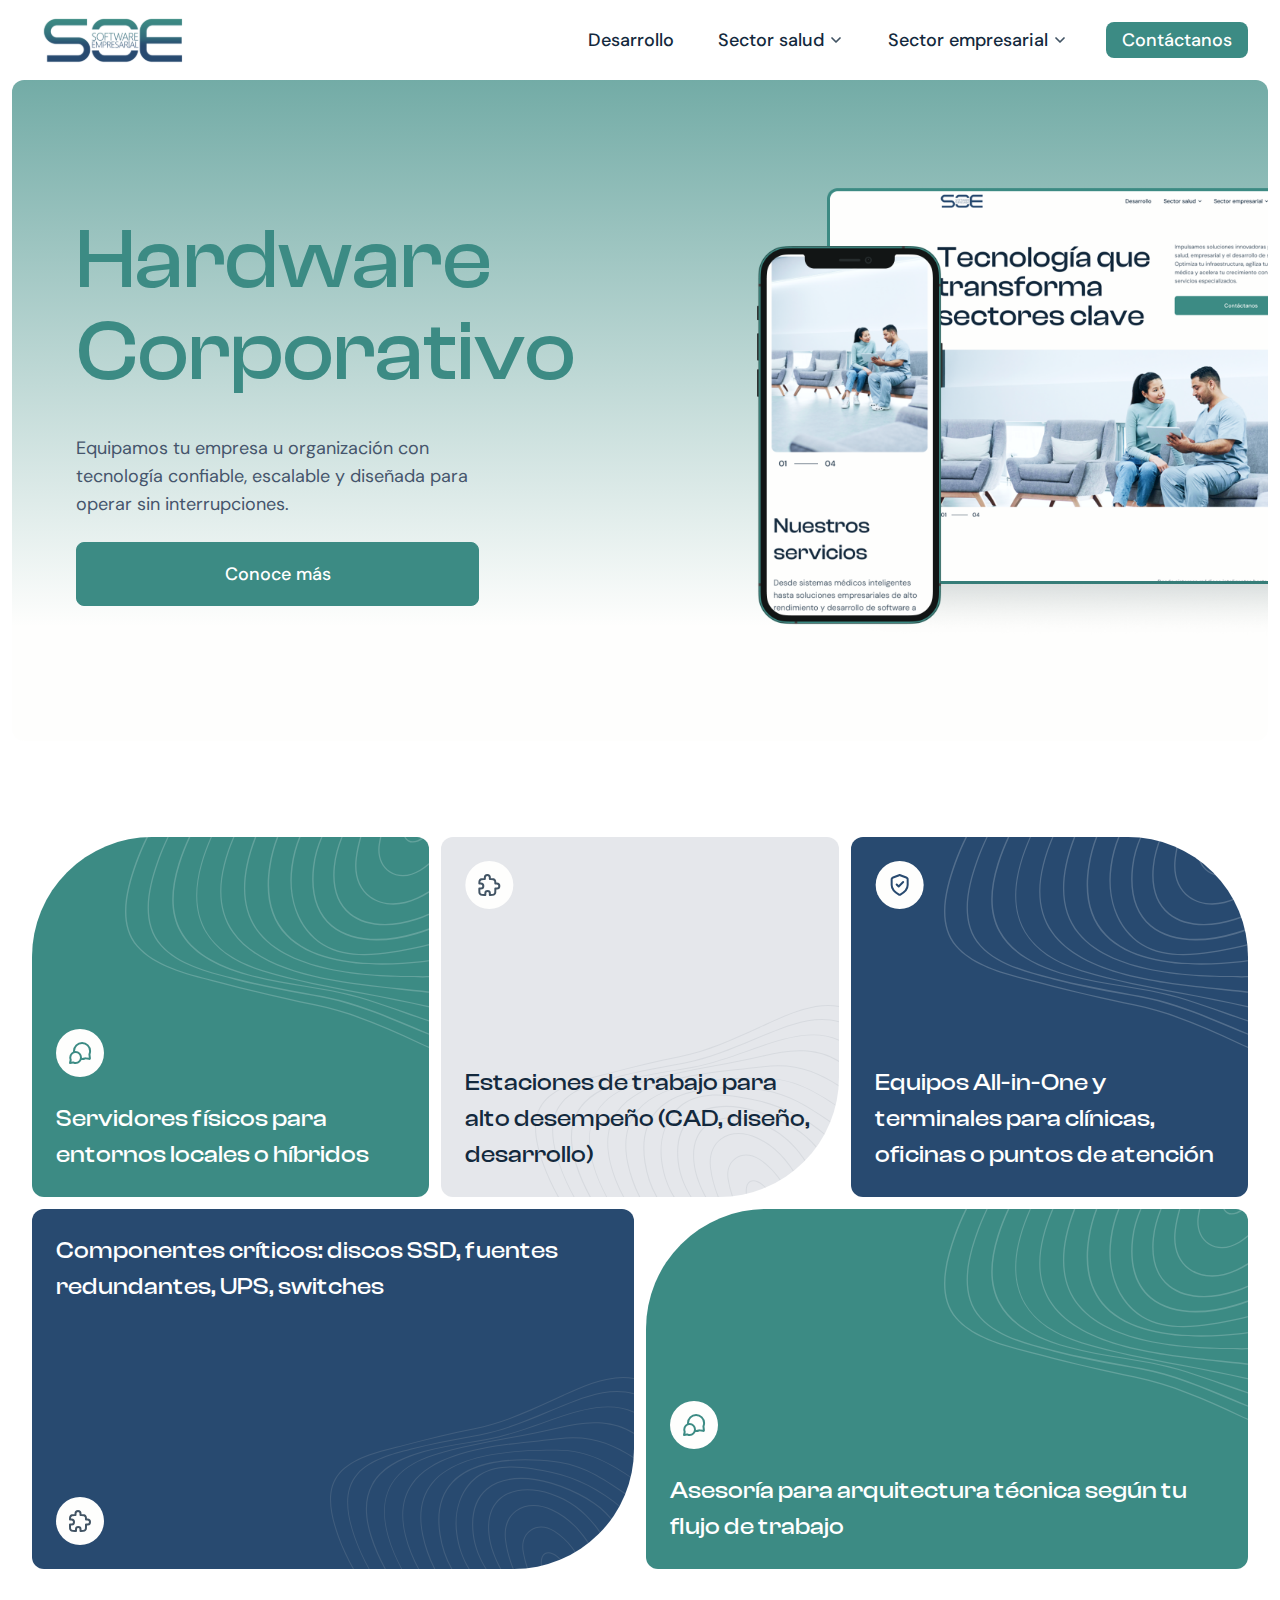
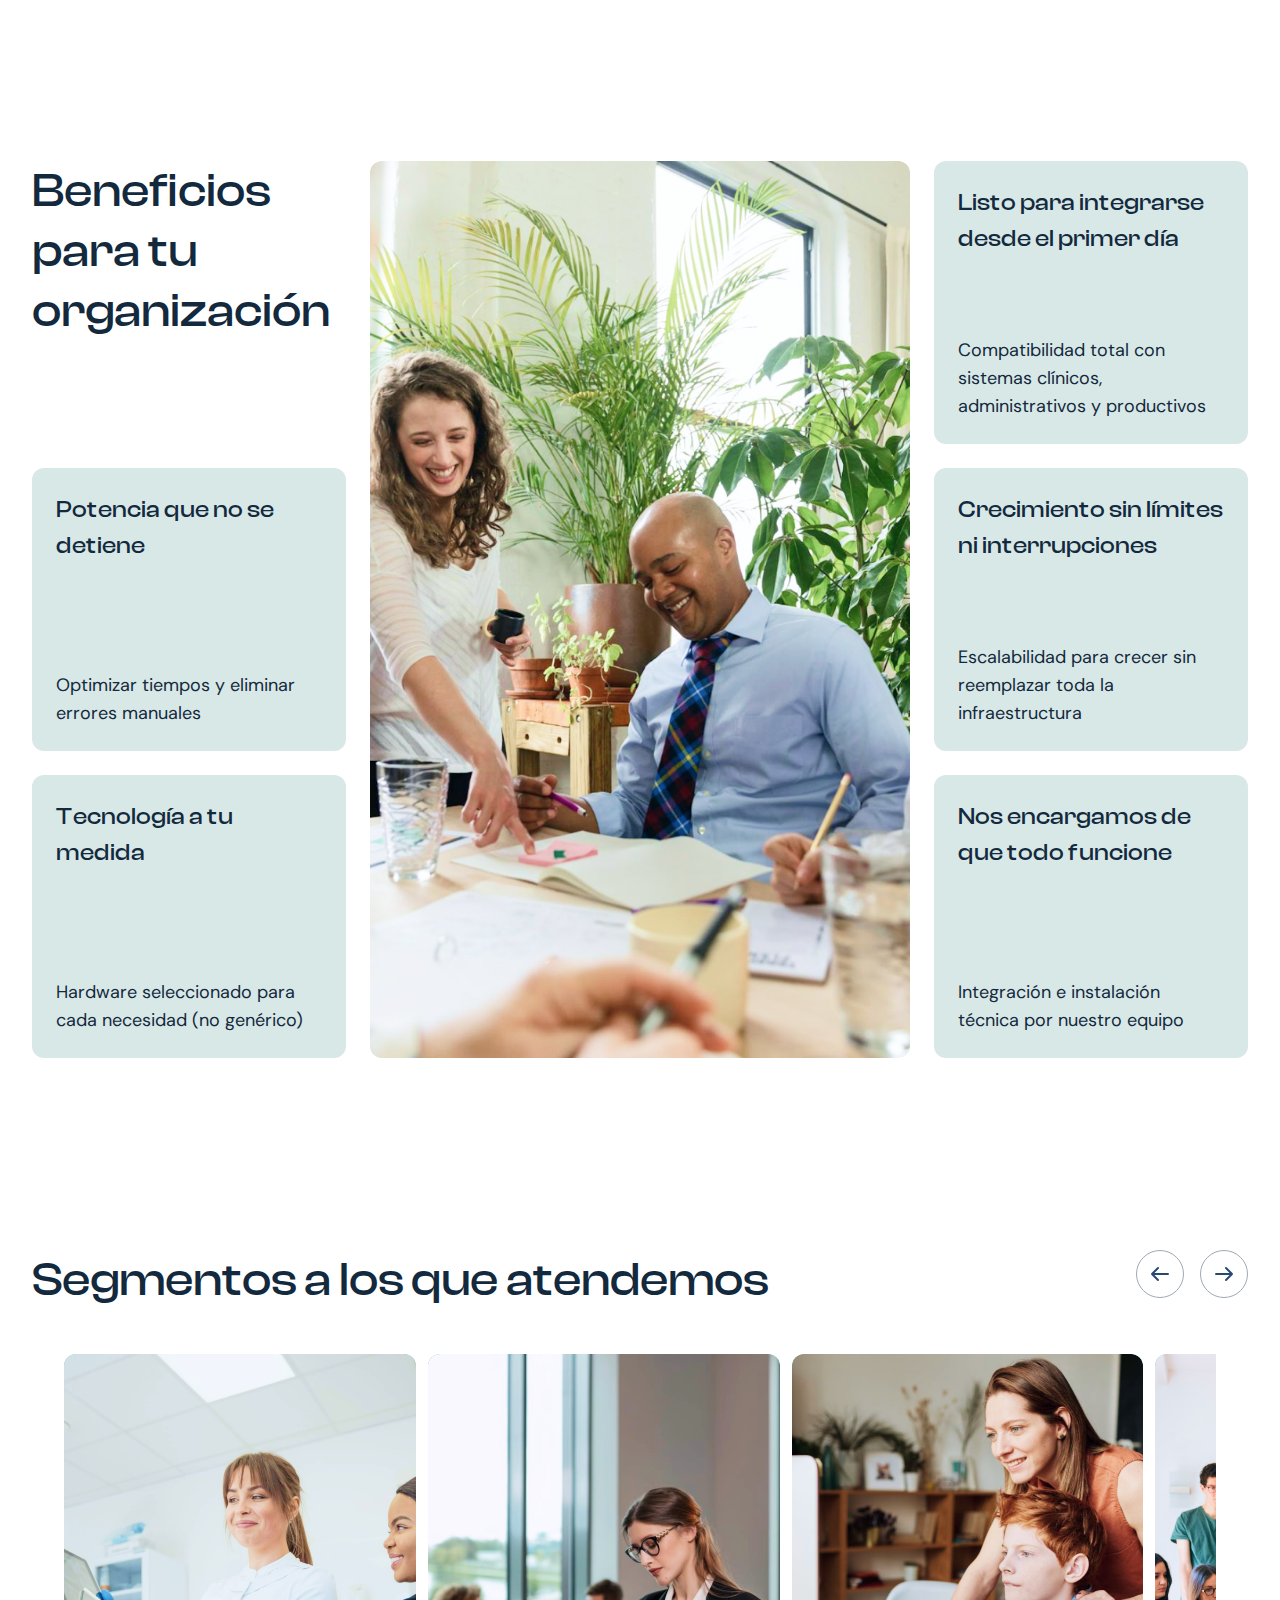
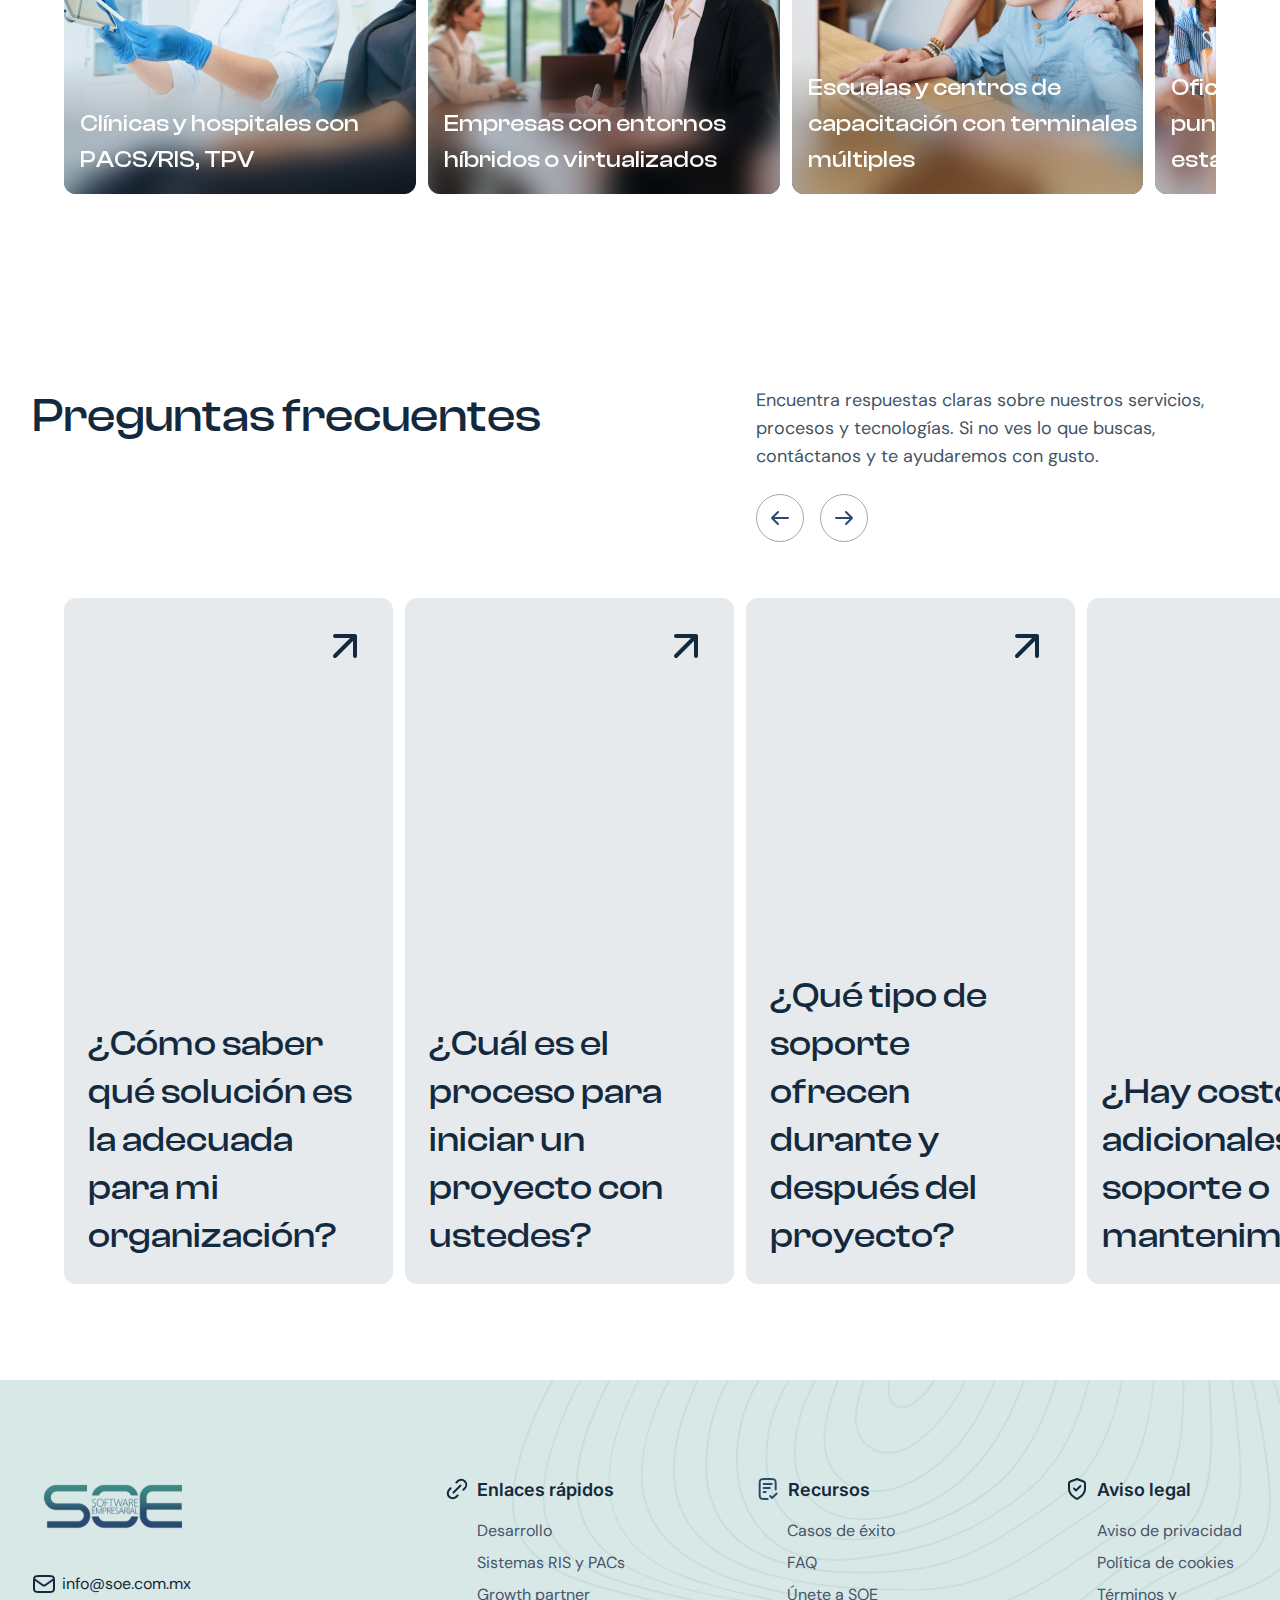
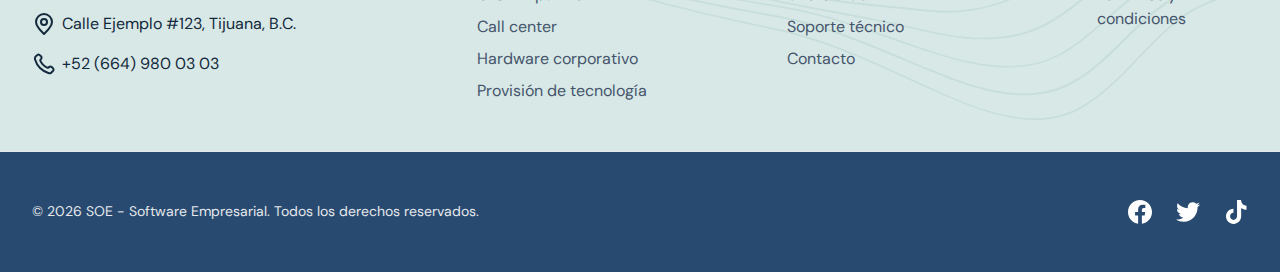
<file: src/hardware.html>
<!DOCTYPE html>
<html lang="en" data-theme="light" class="scroll-smooth">

<head>
  <meta charset="UTF-8" />
  <meta name="viewport" content="width=device-width, initial-scale=1.0" />
  <title>SOE</title>

  <!-- favicon  -->
  <link rel="apple-touch-icon" sizes="180x180" href="./images/favicon/apple-touch-icon.png" />
  <link rel="icon" type="image/png" sizes="32x32" href="./images/favicon/favicon-32x32.png" />
  <link rel="icon" type="image/png" sizes="16x16" href="./images/favicon/favicon-16x16.png" />
  <link rel="manifest" href="./images/favicon/site.webmanifest" />

  <!-- google font  -->
  <link rel="preconnect" href="https://fonts.googleapis.com" />
  <link rel="preconnect" href="https://fonts.gstatic.com" crossorigin />
  <link
    href="https://fonts.googleapis.com/css2?family=DM+Sans:ital,opsz,wght@0,9..40,100..1000;1,9..40,100..1000&family=Inter:ital,opsz,wght@0,14..32,100..900;1,14..32,100..900&display=swap"
    rel="stylesheet" />
  <!-- swiper css -->
  <link rel="stylesheet" href="https://cdn.jsdelivr.net/npm/swiper@11/swiper-bundle.min.css" />
  <!-- custom font start  -->
  <link rel="stylesheet" href="./fonts/web-clash-display/css/clash-display.css" />
  <link rel="stylesheet" href="./css/style.min.css" />
</head>

<body>
  <!-- Preloader -->
  <div id="preloader" class="fixed inset-0 bg-white z-50 flex items-center justify-center">
    <img src="./images/logo.svg" alt="logo" />
    <div
      class="w-16 h-16 border-4 border-gray-300 rounded-full spinner border-t-blue-500 absolute left-0 right-0 m-auto">
    </div>
  </div>

  <!-- Header -->
  <header class="bg-white py-2.5 sticky top-0 z-30 lg:shadow-none shadow-xl">
    <!-- desktop nav -->
    <div class="container flex flex-row justify-between gap-5 lg:gap-8 items-center">
      <a href="index.html"><img src="./images/logo.svg" alt="gembet" class="xl:w-auto w-[116px]" /></a>

      <div class="md:hidden">
        <button
          class="justify-center text-text-body-primary text-xs font-medium font-Inter leading-none text-center flex flex-col gap-1"
          data-mobile-menu-toggle="">
          <img src="./images/menu.svg" alt="menu" />
        </button>
      </div>
      <!-- Desktop Nav -->
      <nav class="hidden md:flex space-x-4 items-center">
        <ul class="flex flex-row gap-5 lg:gap-8 items-center">
          <li>
            <a href="./development.html"
              class="text-slate-800 text-base lg:text-lg font-medium leading-7 transition-all px-1.5 py-1  hover:text-slate-500 active:text-slate-500 focus:text-slate-500 ">Desarrollo</a>
          </li>
          <li class="relative dropdown transition-all">
            <button
              class="dropdown-toggle flex justify-center items-center transition-all cursor-pointer text-slate-800 text-base lg:text-lg font-medium leading-7 px-1.5 py-1 gap-1  hover:text-slate-500"
              data-dropdown>
              Sector salud
              <svg xmlns="http://www.w3.org/2000/svg" width="16" height="16" viewBox="0 0 16 16" fill="none"
                class="transition-all">
                <path d="M4 6L8 10L12 6" stroke="#425464" stroke-width="1.75" stroke-linecap="round"
                  stroke-linejoin="round" />
              </svg>
            </button>
            <div
              class="dropdown-menu dropdown-content transition-all right-0 w-[250px] p-3 bg-white rounded-xl shadow-custom absolute">
              <ul class="flex flex-col">
                <li>
                  <a href="./systems.html"
                    class="flex flex-row gap-3 p-3 hover:bg-zinc-200 active:bg-zinc-200 focus:bg-zinc-200 rounded-lg transition-all duration-300 text-slate-800 text-base lg:text-lg font-medium leading-7">
                    Sistemas RIS y PACs
                  </a>
                </li>

                <li>
                  <a href="./partner.html"
                    class="flex flex-row gap-3 p-3 hover:bg-zinc-200 active:bg-zinc-200 focus:bg-zinc-200 rounded-lg transition-all duration-300 text-slate-800 text-base lg:text-lg font-medium leading-7">
                    Growth partner
                  </a>
                </li>
                <li>
                  <a href="./call-center.html"
                    class="flex flex-row gap-3 p-3 hover:bg-zinc-200 active:bg-zinc-200 focus:bg-zinc-200 rounded-lg transition-all duration-300 text-slate-800 text-base lg:text-lg font-medium leading-7">
                    Call center
                  </a>
                </li>
              </ul>
            </div>
          </li>
          <li class="relative dropdown transition-all">
            <button
              class="dropdown-toggle flex justify-center items-center transition-all cursor-pointer text-slate-800 text-base lg:text-lg font-medium leading-7 px-1.5 py-1 gap-1  hover:text-slate-500"
              data-dropdown>
              Sector empresarial
              <svg xmlns="http://www.w3.org/2000/svg" width="16" height="16" viewBox="0 0 16 16" fill="none"
                class="transition-all">
                <path d="M4 6L8 10L12 6" stroke="#425464" stroke-width="1.75" stroke-linecap="round"
                  stroke-linejoin="round" />
              </svg>
            </button>
            <div
              class="dropdown-menu dropdown-content transition-all right-0 w-[250px] p-3 bg-white rounded-xl shadow-custom absolute">
              <ul class="flex flex-col">
                <li>
                  <a href="./hardware.html"
                    class="flex flex-row gap-3 p-3 hover:bg-zinc-200 active:bg-zinc-200 focus:bg-zinc-200 rounded-lg transition-all duration-300 text-slate-800 text-base lg:text-lg font-medium leading-7">
                    Hardware corporativo
                  </a>
                </li>

                <li>
                  <a href="./soluciones.html"
                    class="flex flex-row gap-3 p-3 hover:bg-zinc-200 active:bg-zinc-200 focus:bg-zinc-200 rounded-lg transition-all duration-300 text-slate-800 text-base lg:text-lg font-medium leading-7">
                    Provisión de tecnología 
                  </a>
                </li>
              </ul>
            </div>
          </li>
          <li class="relative dropdown group transition-all">
            <button
              class="dropdown-toggle flex justify-center items-center transition-all cursor-pointer text-white text-base lg:text-lg font-medium leading-7 px-2 lg:px-4 py-1 gap-1 bg-slate-500 rounded-lg"
              data-dropdown>
              Contáctanos
            </button>
            <div
              class="dropdown-menu dropdown-content absolute group-hover:!block transition-all right-0 w-[350px] p-3 bg-white rounded-xl shadow-custom">
              <ul class="flex flex-col">
                <li>
                  <a href="mailto:+52 664 980 03 03"
                    class="flex flex-row gap-3 p-3 hover:bg-zinc-200 active:bg-zinc-200 focus:bg-zinc-200 rounded-lg transition-all duration-300">
                    <span class="">
                      <img src="./images/call.svg" alt="call" />
                    </span>
                    <span class="flex flex-col">
                      <span class="text-slate-800 text-base lg:text-lg font-medium leading-7">Atención telefónica</span>
                      <span class="text-slate-600 text-base lg:text-lg font-normal leading-7">+52 (664) 980 03 03</span>
                    </span>
                  </a>
                </li>

                <li>
                  <a href="https://wa.link/tjyxcl"
                    class="flex flex-row gap-3 p-3 hover:bg-zinc-200 active:bg-zinc-200 focus:bg-zinc-200 rounded-lg transition-all duration-300">
                    <span class="">
                      <img src="./images/whatsapp-dropdown.svg" alt="whatsapp" />
                    </span>
                    <span class="flex flex-col">
                      <span class="text-slate-800 text-base lg:text-lg font-medium leading-7">WhatsApp</span>
                      <span class="text-slate-600 text-base lg:text-lg font-normal leading-7">+52 (664) 980 03 03</span>
                    </span>
                  </a>
                </li>
                <li>
                  <a href="mailto:info@soe.com.mx"
                    class="flex flex-row gap-3 p-3 hover:bg-zinc-200 active:bg-zinc-200 focus:bg-zinc-200 rounded-lg transition-all duration-300">
                    <span class="">
                      <img src="./images/mail-dropdown.svg" alt="mail" />
                    </span>
                    <span class="flex flex-col">
                      <span class="text-slate-800 text-base lg:text-lg font-medium leading-7">Enviar mensaje</span>
                      <span class="text-slate-600 text-base lg:text-lg font-normal leading-7">info@soe.com.mx</span>
                    </span>
                  </a>
                </li>
                <li>
                  <a href=""
                    class="flex flex-row gap-3 p-3 hover:bg-zinc-200 active:bg-zinc-200 focus:bg-zinc-200 rounded-lg transition-all duration-300">
                    <span class="">
                      <img src="./images/location-dropdown.svg" alt="location" />
                    </span>
                    <span class="flex flex-col">
                      <span class="text-slate-800 text-base lg:text-lg font-medium leading-7">Dirección</span>
                      <span class="text-slate-600 text-base lg:text-lg font-normal leading-7">Calle Ejemplo #123,
                        Tijuana, B.C.</span>
                    </span>
                  </a>
                </li>
              </ul>
            </div>
          </li>
        </ul>
      </nav>
    </div>

    <!-- Mobile Offcanvas -->
    <div class="offcanvas fixed inset-0 bg-white bg-opacity-50 h-screen overflow-y-auto z-50 md:hidden" id="mobileMenu">
      <div class="bg-white w-full max-w-full h-full py-4 relative">
        <div class="flex flex-row items-center justify-between px-4">
          <a href="">
            <img src="./images/logo.svg" alt="logo" class="w-[120px]" />
          </a>
          <button class="cursor-pointer" data-close-mobile>
            <img src="./images/close.svg" alt="close" />
          </button>
        </div>
        <div class="mt-5 px-4">
          <nav class="flex space-x-4 items-center">
            <ul class="flex flex-col gap-5">
              <li class="flex flex-col justify-start text-start">
                <a href="./development.html"
                  class="text-slate-800 text-base lg:text-lg font-medium leading-7 transition-all px-1.5 py-1  hover:text-slate-500 active:text-slate-500 focus:text-slate-500 ">Desarrollo</a>
              </li>

              <li class="relative dropdown transition-all flex flex-col justify-start">
                <button
                  class="dropdown-toggle flex justify-start items-center transition-all cursor-pointer text-slate-800 text-base lg:text-lg font-medium leading-7 px-1.5 py-1 gap-1  hover:text-slate-500 active:text-slate-500 focus:text-slate-500 "
                  data-dropdown>
                  Sector salud
                  <svg xmlns="http://www.w3.org/2000/svg" width="16" height="16" viewBox="0 0 16 16" fill="none"
                    class="transition-all">
                    <path d="M4 6L8 10L12 6" stroke="#425464" stroke-width="1.75" stroke-linecap="round"
                      stroke-linejoin="round" />
                  </svg>
                </button>
                <div class="dropdown-menu dropdown-content transition-all w-full p-3 rounded-xl">
                  <ul class="flex flex-col">
                    <li>
                      <a href="./systems.html"
                        class="flex flex-row gap-3 p-3 hover:bg-zinc-200 active:bg-zinc-200 focus:bg-zinc-200 rounded-lg transition-all duration-300 text-slate-800 text-base lg:text-lg font-medium leading-7">
                        Sistemas RIS y PACs
                      </a>
                    </li>

                    <li>
                      <a href="./partner.html"
                        class="flex flex-row gap-3 p-3 hover:bg-zinc-200 active:bg-zinc-200 focus:bg-zinc-200 rounded-lg transition-all duration-300 text-slate-800 text-base lg:text-lg font-medium leading-7">
                        Growth partner
                      </a>
                    </li>
                    <li>
                      <a href="./call-center.html"
                        class="flex flex-row gap-3 p-3 hover:bg-zinc-200 active:bg-zinc-200 focus:bg-zinc-200 rounded-lg transition-all duration-300 text-slate-800 text-base lg:text-lg font-medium leading-7">
                        Call center
                      </a>
                    </li>
                  </ul>
                </div>
              </li>
              <li class="relative dropdown transition-all flex flex-col justify-start">
                <button
                  class="dropdown-toggle flex justify-start items-center transition-all cursor-pointer text-slate-800 text-base lg:text-lg font-medium leading-7 px-1.5 py-1 gap-1  hover:text-slate-500 active:text-slate-500 focus:text-slate-500 "
                  data-dropdown>
                  Sector empresarial
                  <svg xmlns="http://www.w3.org/2000/svg" width="16" height="16" viewBox="0 0 16 16" fill="none"
                    class="transition-all">
                    <path d="M4 6L8 10L12 6" stroke="#425464" stroke-width="1.75" stroke-linecap="round"
                      stroke-linejoin="round" />
                  </svg>
                </button>
                <div class="dropdown-menu dropdown-content transition-all w-full p-3 bg-white rounded-xl">
                  <ul class="flex flex-col">
                    <li>
                      <a href="./hardware.html"
                        class="flex flex-row gap-3 p-3 hover:bg-zinc-200 active:bg-zinc-200 focus:bg-zinc-200 rounded-lg transition-all duration-300 text-slate-800 text-base lg:text-lg font-medium leading-7">
                        Hardware corporativo
                      </a>
                    </li>

                    <li>
                      <a href="./soluciones.html"
                        class="flex flex-row gap-3 p-3 hover:bg-zinc-200 active:bg-zinc-200 focus:bg-zinc-200 rounded-lg transition-all duration-300 text-slate-800 text-base lg:text-lg font-medium leading-7">
                        Provisión de tecnología 
                      </a>
                    </li>
                  </ul>
                </div>
              </li>
            </ul>
          </nav>
        </div>
        <div class="pt-6">
          <div class="border-b border-[#E7EAEC]"></div>
          <div class="px-4 py-6 flex flex-row justify-around">
            <ul class="space-y-3">
              <li class="flex flex-row gap-1 items-center">
                <img src="./images/list-menu.svg" alt="recursos" />
                <h4 class="text-basic-black text-base font-DMSans font-medium">
                  Recursos
                </h4>
              </li>
              <li>
                <a href="#" class="text-basic-black text-sm font-DMSans font-normal">Casos de éxito</a>
              </li>
              <li>
                <a href="#" class="text-basic-black text-sm font-DMSans font-normal">FAQ</a>
              </li>
              <li>
                <a href="#" class="text-basic-black text-sm font-DMSans font-normal">Únete a SOE</a>
              </li>
            </ul>
            <ul class="space-y-3">
              <li class="flex flex-row gap-1 items-center">
                <img src="./images/shield-menu.svg" alt="recursos" />
                <h4 class="text-basic-black text-base font-DMSans font-medium">
                  Aviso legal
                </h4>
              </li>
              <li>
                <a href="#" class="text-basic-black text-sm font-DMSans font-normal">Aviso de privacidad</a>
              </li>
              <li>
                <a href="#" class="text-basic-black text-sm font-DMSans font-normal">FAQ</a>
              </li>
              <li>
                <a href="#" class="text-basic-black text-sm font-DMSans font-normal">Términos y condiciones</a>
              </li>
            </ul>
          </div>
          <div class="px-4">
            <a href="./contactanos.html"
              class="flex justify-center items-center transition-all cursor-pointer text-white text-base lg:text-lg font-medium leading-7 px-2 lg:px-4 py-[10px] gap-1 bg-slate-500 rounded-lg">
              Contáctanos
            </a>
            <div class="pt-6">
              <ul class="flex flex-col">
                <li>
                  <a href="mailto:+52 664 980 03 03"
                    class="flex flex-row gap-3 p-3 hover:bg-zinc-200 active:bg-zinc-200 focus:bg-zinc-200 rounded-lg transition-all duration-300">
                    <span class="mt-1">
                      <img src="./images/call.svg" alt="call" />
                    </span>
                    <span class="flex flex-col">
                      <span class="text-slate-800 text-base lg:text-lg font-medium leading-7">Atención telefónica</span>
                      <span class="text-slate-600 text-base lg:text-lg font-normal leading-7">+52 (664) 980 03 03</span>
                    </span>
                  </a>
                </li>

                <li>
                  <a href="https://wa.link/tjyxcl"
                    class="flex flex-row gap-3 p-3 hover:bg-zinc-200 active:bg-zinc-200 focus:bg-zinc-200 rounded-lg transition-all duration-300">
                    <span class="mt-1">
                      <img src="./images/whatsapp-dropdown.svg" alt="whatsapp" />
                    </span>
                    <span class="flex flex-col">
                      <span class="text-slate-800 text-base lg:text-lg font-medium leading-7">WhatsApp</span>
                      <span class="text-slate-600 text-base lg:text-lg font-normal leading-7">+52 (664) 980 03 03</span>
                    </span>
                  </a>
                </li>
                <li>
                  <a href="mailto:info@soe.com.mx"
                    class="flex flex-row gap-3 p-3 hover:bg-zinc-200 active:bg-zinc-200 focus:bg-zinc-200 rounded-lg transition-all duration-300">
                    <span class="mt-1">
                      <img src="./images/mail-dropdown.svg" alt="mail" />
                    </span>
                    <span class="flex flex-col">
                      <span class="text-slate-800 text-base lg:text-lg font-medium leading-7">Enviar mensaje</span>
                      <span class="text-slate-600 text-base lg:text-lg font-normal leading-7">info@soe.com.mx</span>
                    </span>
                  </a>
                </li>
                <li>
                  <a href=""
                    class="flex flex-row gap-3 p-3 hover:bg-zinc-200 active:bg-zinc-200 focus:bg-zinc-200 rounded-lg transition-all duration-300">
                    <span class="mt-1">
                      <img src="./images/location-dropdown.svg" alt="location" />
                    </span>
                    <span class="flex flex-col">
                      <span class="text-slate-800 text-base lg:text-lg font-medium leading-7">Dirección</span>
                      <span class="text-slate-600 text-base lg:text-lg font-normal leading-7">Calle Ejemplo #123,
                        Tijuana, B.C.</span>
                    </span>
                  </a>
                </li>
              </ul>
            </div>
          </div>
        </div>
      </div>
    </div>
  </header>

  <main>
    <!-- tectnologia start -->
    <section class="tecnologia px-3">
      <div class="py-12 md:py-15 lg:py-24 tecnologia-bg rounded-xl">
        <!-- desktop -->
        <div class="relative w-full hidden lg:block">
          <!-- Slider wrapper with only left container spacing -->
          <div class="overflow-x-auto pl-4 sm:pl-8 lg:pl-16 2xl:pl-[calc((100vw-1216px)/2)]">
            <div class="flex flex-row justify-between items-center gap-6 xl:gap-16 overflow-x-hidden">
              <div class="flex flex-col items-center lg:items-start gap-9 lg:col-span-4 xl:w-[617px] lg:w-[550px]">
                <h1
                  class="text-slate-500 text-[46px] md:text-7xl lg:text-[84px] font-medium font-ClashDisplay leading-[54px] md:leading-[84px] lg:leading-[92px] lg:w-[665px] max-w-full text-center lg:text-left">
                  Hardware Corporativo
                </h1>
                <div class="flex flex-col gap-6 lg:w-[435px] max-w-full">
                  <p class="text-slate-600 text-lg font-normal leading-7 text-center lg:text-start">
                    Equipamos tu empresa u organización con tecnología
                    confiable, escalable y diseñada para operar sin
                    interrupciones.
                  </p>

                  <a href="#"
                    class="w-full max-w-[403px] min-h-16 max-h-16 p-4 bg-slate-500 border border-slate-500 hover:bg-transparent  hover:text-slate-500 active:text-slate-500 focus:text-slate-500  rounded-lg inline-flex flex-col justify-center items-center gap-3.5 text-center text-white text-lg font-medium leading-7 self-center lg:self-start focus:text-slate-50 focus:bg-white focus:shadow transition-colors duration-300">
                    Conoce más
                  </a>
                </div>
              </div>
              <div class="lg:col-span-8 text-right mx-auto lg:mr-4">
                <img src="./images/hardware-banner.png" alt="systems-banners"
                  class="lg:ml-auto 2xl:min-w-[855px] xl:min-w-[675px] lg:min-w-[550px] min-h-[343px] max-w-full" />
              </div>
            </div>
          </div>
        </div>
        <!-- tab mobile -->
        <div class="lg:hidden w-full space-y-[50px]">
          <div class="container">
            <div class="flex flex-col items-center gap-9">
              <h2
                class="text-slate-500 text-[46px] md:text-7xl lg:text-[84px] font-medium font-ClashDisplay leading-[54px] md:leading-[84px] lg:leading-[92px] lg:w-[665px] max-w-full text-center">
                Hardware Corporativo
              </h2>
              <div class="flex flex-col gap-6 w-full">
                <p class="text-slate-600 text-lg font-normal leading-7 text-center">
                  Equipamos tu empresa u organización con tecnología
                  confiable, escalable y diseñada para operar sin
                  interrupciones.
                </p>

                <a href="#"
                  class="w-full max-w-[403px] min-h-16 max-h-16 p-4 bg-slate-500 border border-slate-500 hover:bg-transparent  hover:text-slate-500 active:text-slate-500 focus:text-slate-500  rounded-lg inline-flex flex-col justify-center items-center gap-3.5 text-center text-white text-lg font-medium leading-7 self-center focus:bg-white focus:shadow transition-colors duration-300">
                  Conoce más
                </a>
              </div>
            </div>
          </div>
          <div class="relative w-full">
            <!-- Slider wrapper with only left container spacing -->
            <div class="overflow-x-auto -mr-4 lg:m-0 sm:pl-8 lg:pl-16 2xl:pl-[calc((100vw-1216px)/2)]">
              <div class="">
                <img src="./images/hardware-banner-two.png" alt="systems-banners" class="w-full sm:block hidden" />
                <img src="./images/hardware-bannner-mobile.png" alt="systems-banners" class="w-full sm:hidden" />
              </div>
            </div>
          </div>
        </div>
      </div>
    </section>
    <!-- tecnologia end -->
    <section class="py-12 md:py-15 lg:py-24">
      <div class="container grid lg:grid-cols-3 md:grid-cols-2 grid-cols-1 gap-3">
        <!-- single item start  -->
        <div
          class="flex flex-col justify-end p-6 rounded-tl-[120px] rounded-tr-xl rounded-bl-xl rounded-br-xl bg-slate-500 min-h-[250px] md:min-h-[360px] gap-6 bg-[url('../images/shape-1.svg')] bg-top-right bg-no-repeat lg:col-span-1 md:col-span-1 col-span-1">
          <div class="">
            <img src="./images/atencion.svg" alt="atencion" />
          </div>
          <div class="flex flex-col gap-1.5">
            <h4
              class="text-white text-xl md:text-[22px] lg:text-2xl font-medium font-ClashDisplay leading-5 md:leading-7.5 lg:leading-9">
              Servidores físicos para entornos locales o híbridos
            </h4>
          </div>
        </div>
        <!-- single item end -->

        <!-- single item start  -->
        <div
          class="flex flex-col justify-between p-6 rounded-tl-xl rounded-tr-xl rounded-bl-xl rounded-br-[120px] bg-gray-200 min-h-[250px] md:min-h-[360px] gap-6 bg-[url('../images/shape-2.svg')] bg-bottom-right bg-no-repeat lg:col-span-1 md:col-span-1 col-span-1">
          <div class="">
            <img src="./images/desarrollo.svg" alt="desarrollo" />
          </div>
          <div class="flex flex-col gap-1.5">
            <h4
              class="text-slate-800 text-xl md:text-[22px] lg:text-2xl font-medium font-ClashDisplay leading-5 md:leading-7.5 lg:leading-9">
              Estaciones de trabajo para alto desempeño (CAD, diseño,
              desarrollo)
            </h4>
          </div>
        </div>
        <!-- single item end -->
        <!-- single item start  -->
        <div
          class="flex flex-col justify-between p-6 rounded-tl-xl rounded-tr-[120px] rounded-bl-xl rounded-br-xl bg-accent-primary min-h-[250px] md:min-h-[360px] gap-6 bg-[url('../images/shape-1.svg')] bg-top-right bg-no-repeat lg:col-span-1 md:col-span-2 col-span-1">
          <div class="">
            <img src="./images/seguridad.svg" alt="atencion" />
          </div>
          <div class="flex flex-col gap-1.5">
            <h4
              class="text-white text-xl md:text-[22px] lg:text-2xl font-medium font-ClashDisplay leading-5 md:leading-7.5 lg:leading-9">
              Equipos All-in-One y terminales para clínicas, oficinas o puntos
              de atención
            </h4>
          </div>
        </div>
        <!-- single item end -->
        <!-- new grid -->
        <div class="lg:col-span-3 md:col-span-2 col-span-1 flex flex-col md:flex-row justify-between gap-3">
          <!-- single item start  -->
          <div
            class="flex flex-col justify-between p-6 rounded-tl-xl rounded-tr-xl rounded-bl-xl rounded-br-[120px] bg-accent-primary min-h-[250px] md:min-h-[360px] gap-6 bg-[url('../images/shape-2.svg')] bg-bottom-right bg-no-repeat w-full md:w-1/2 order-2 md:order-1">
            <div class="flex flex-col gap-1.5">
              <h4
                class="text-white text-xl md:text-[22px] lg:text-2xl font-medium font-ClashDisplay leading-5 md:leading-7.5 lg:leading-9">
                Componentes críticos: discos SSD, fuentes redundantes, UPS,
                switches
              </h4>
            </div>
            <div class="">
              <img src="./images/puzzle-blue.svg" alt="atencion" />
            </div>
          </div>
          <!-- single item end -->
          <!-- single item start  -->
          <div
            class="flex flex-col justify-end p-6 rounded-tl-[120px] rounded-tr-xl rounded-bl-xl rounded-br-xl bg-slate-500 min-h-[250px] md:min-h-[360px] gap-6 bg-[url('../images/shape-1.svg')] bg-top-right bg-no-repeat w-full md:w-1/2 order-1 md:order-2">
            <div class="">
              <img src="./images/atencion.svg" alt="atencion" />
            </div>
            <div class="flex flex-col gap-1.5">
              <h4
                class="text-white text-xl md:text-[22px] lg:text-2xl font-medium font-ClashDisplay leading-5 md:leading-7.5 lg:leading-9">
                Asesoría para arquitectura técnica según tu flujo de trabajo
              </h4>
            </div>
          </div>
          <!-- single item end -->
        </div>
      </div>
    </section>
    <!-- ¿Por qué un software a la medida?  -->
    <section class="software py-12 md:py-15 lg:py-24">
      <div class="container">
        <div class="grid grid-cols-1 md:grid-cols-8 lg:grid-cols-11 gap-6">
          <!-- 1 -->

          <div class="col-span-1 md:col-span-8 lg:col-span-3 flex flex-col lg:flex-col gap-4 md:gap-6">
            <!-- single item start  -->
            <div class="w-full h-full gap-6">
              <h2
                class="text-slate-800 text-[34px] md:text-4xl lg:text-5xl font-medium font-ClashDisplay leading-[46px] lg:leading-[60px] text-center lg:text-start">
                Beneficios para tu organización
              </h2>
            </div>
            <!-- single item start  -->
            <div class="grid grid-cols-1 md:grid-cols-2 lg:grid-cols-1 gap-6 w-full">
              <!-- single item end  -->
              <div
                class="w-full min-h-[200px] md:min-h-[171px] lg:min-h-[283px] p-6 bg-accent-tertiary rounded-xl flex flex-col justify-between items-start h-full gap-6">
                <h4
                  class="text-basic-black font-ClashDisplay font-medium text-xl leading-6 md:text-[22px] md:leading-[30px] lg:text-2xl lg:leading-9">
                  Potencia que no se detiene
                </h4>
                <p class="self-stretch justify-start text-slate-800 text-lg font-normal leading-7">
                  Optimizar tiempos y eliminar errores manuales
                </p>
              </div>
              <!-- single item start  -->
              <!-- single item end  -->
              <div
                class="w-full min-h-[200px] md:min-h-[171px] lg:min-h-[283px] p-6 bg-accent-tertiary rounded-xl flex flex-col justify-between items-start h-full gap-6">
                <h4
                  class="text-basic-black font-ClashDisplay font-medium text-xl leading-6 md:text-[22px] md:leading-[30px] lg:text-2xl lg:leading-9">
                  Tecnología a tu medida
                </h4>
                <p class="self-stretch justify-start text-slate-800 text-lg font-normal leading-7">
                  Hardware seleccionado para cada necesidad (no genérico)
                </p>
              </div>
              <!-- single item start  -->
            </div>
          </div>

          <!-- 2 -->
          <div class="col-span-1 md:col-span-8 lg:col-span-5 relative rounded-xl w-full h-full">
            <img src="./images/hardware-middle.png" alt="hardware"
              class="w-full max-h-[245px] md:max-h-[400px] lg:min-h-full object-cover rounded-xl hidden md:block" />
            <img src="./images/hardware-middle-phone.png" alt="hardware"
              class="w-full  rounded-xl block md:hidden" />
          </div>
          <!-- 3 -->
          <div class="col-span-1 md:col-span-8 lg:col-span-3 flex flex-col md:flex-row lg:flex-col gap-4 md:gap-6">
            <!-- single item start  -->
            <div
              class="w-full md:w-1/3 min-h-[200px] md:min-h-[171px] lg:min-h-[283px] lg:w-full p-6 bg-accent-tertiary rounded-xl flex flex-col justify-between items-start h-full gap-6">
              <h4
                class="text-basic-black font-ClashDisplay font-medium text-xl leading-6 md:text-[22px] md:leading-[30px] lg:text-2xl lg:leading-9">
                Listo para integrarse desde el primer día
              </h4>
              <p class="self-stretch justify-start text-slate-800 text-lg font-normal leading-7">
                Compatibilidad total con sistemas clínicos, administrativos y
                productivos
              </p>
            </div>
            <!-- single item start  -->
            <!-- single item end  -->
            <div
              class="w-full md:w-1/3 min-h-[200px] md:min-h-[171px] lg:min-h-[283px] lg:w-full p-6 bg-accent-tertiary rounded-xl flex flex-col justify-between items-start h-full gap-6">
              <h4
                class="text-basic-black font-ClashDisplay font-medium text-xl leading-6 md:text-[22px] md:leading-[30px] lg:text-2xl lg:leading-9">
                Crecimiento sin límites ni interrupciones
              </h4>
              <p class="self-stretch justify-start text-slate-800 text-lg font-normal leading-7">
                Escalabilidad para crecer sin reemplazar toda la
                infraestructura
              </p>
            </div>
            <!-- single item start  -->
            <!-- single item end  -->
            <div
              class="w-full md:w-1/3 min-h-[200px] md:min-h-[171px] lg:min-h-[283px] lg:w-full p-6 bg-accent-tertiary rounded-xl flex flex-col justify-between items-start h-full gap-6">
              <h4
                class="text-basic-black font-ClashDisplay font-medium text-xl leading-6 md:text-[22px] md:leading-[30px] lg:text-2xl lg:leading-9">
                Nos encargamos de que todo funcione
              </h4>
              <p class="self-stretch justify-start text-slate-800 text-lg font-normal leading-7">
                Integración e instalación técnica por nuestro equipo
              </p>
            </div>
            <!-- single item start  -->
          </div>
        </div>
      </div>
    </section>
    <!-- ¿Por qué un software a la medida? end -->
    <!-- services start  -->
    <section class="services py-12 md:py-15 lg:py-24">
      <!-- Optional container just for heading/alignment (not wrapping the slider) -->
      <div class="container flex flex-col md:flex-row items-start justify-between mb-8 gap-6">
        <div class="flex flex-col lg:flex-row justify-between items-start lg:items-start gap-6 w-full">
          <h2
            class="text-basic-black text-[34px] md:text-4xl lg:text-5xl font-medium font-ClashDisplay leading-[46px] md:leading-[48px] lg:leading-[60px]">
            Segmentos a los que atendemos
          </h2>

          <!-- doc -->
          <div class="flex flex-col items-start gap-6">
            <!-- 👇 Custom Pagination Dots -->
            <div class="flex md:hidden lg:flex justify-start gap-4 items-center mb-6">
              <button
                class="swiper-prev cursor-pointer group w-12 h-12 rounded-full border border-gray-medium flex items-center justify-center hover:bg-[#13547A] transition">
                <svg xmlns="http://www.w3.org/2000/svg" viewBox="0 0 24 24" fill="none"
                  class="w-6 h-6 stroke-[#284A70] group-hover:stroke-basic-white transition">
                  <path d="M20 12H4M4 12L10 18M4 12L10 6" stroke-width="2" stroke-linecap="round"
                    stroke-linejoin="round" />
                </svg>
              </button>

              <button
                class="swiper-next cursor-pointer group w-12 h-12 rounded-full border border-gray-medium flex items-center justify-center hover:bg-accent-primary transition">
                <svg xmlns="http://www.w3.org/2000/svg" viewBox="0 0 24 24" fill="none"
                  class="w-6 h-6 stroke-[#284A70] group-hover:stroke-basic-white transition">
                  <path d="M4 12H20M20 12L14 6M20 12L14 18" stroke-width="2" stroke-linecap="round"
                    stroke-linejoin="round" />
                </svg>
              </button>
            </div>
          </div>
        </div>
        <!-- 👇 Custom Pagination Dots -->
        <div class="hidden md:flex lg:hidden justify-start gap-4 items-center">
          <button
            class="swiper-prev cursor-pointer group w-12 h-12 rounded-full border border-gray-medium flex items-center justify-center hover:bg-[#13547A] transition">
            <svg xmlns="http://www.w3.org/2000/svg" viewBox="0 0 24 24" fill="none"
              class="w-6 h-6 stroke-[#284A70] group-hover:stroke-basic-white transition">
              <path d="M20 12H4M4 12L10 18M4 12L10 6" stroke-width="2" stroke-linecap="round" stroke-linejoin="round" />
            </svg>
          </button>

          <button
            class="swiper-next cursor-pointer group w-12 h-12 rounded-full border border-gray-medium flex items-center justify-center hover:bg-accent-primary transition">
            <svg xmlns="http://www.w3.org/2000/svg" viewBox="0 0 24 24" fill="none"
              class="w-6 h-6 stroke-[#284A70] group-hover:stroke-basic-white transition">
              <path d="M4 12H20M20 12L14 6M20 12L14 18" stroke-width="2" stroke-linecap="round"
                stroke-linejoin="round" />
            </svg>
          </button>
        </div>
      </div>
      <div class="relative w-full">
        <!-- Slider wrapper with only left container spacing -->
        <div class="overflow-x-visible px-4 sm:px-8 lg:px-16 2xl:px-[calc((100vw-1216px)/2)]">
          <!-- Swiper Container -->
          <div class="swiper servicesSwiper h-[440px]">
            <div class="swiper-wrapper">
              <!-- Slide 1 -->
              <div
                class="swiper-slide h-full flex rounded-xl max-w-[calc(100%-80px)] md:max-w-[300px] lg:max-w-[465px] w-full shrink-0">
                <div
                  class="relative h-full w-full rounded-xl p-6 text-white bg-gradient-to-t from-[#13547A] to-[#80D0C7] overflow-hidden group/slider">
                  <div class="opacity-100 group-hover/slider:opacity-0 transition-opacity duration-400">
                    <div class="absolute inset-0 pointer-events-none z-0 rounded-xl overflow-hidden">
                      <img src="./images/los-1.png" alt="" class="w-full h-full object-cover" />
                    </div>

                    <span
                      class="text-xl md:text-[22px] lg:text-2xl font-medium leading-6 md:leading-7.5 lg:leading-9 text-basic-white font-ClashDisplay absolute bottom-4 left-4 md:bottom-5.5 md:left-4 lg:bottom-4 lg:left-4">
                      Clínicas y hospitales con PACS/RIS, TPV
                    </span>
                  </div>
                  <div class="opacity-0 group-hover/slider:opacity-100 transition-opacity duration-400">
                    <h4
                      class="text-2xl md:text-[28px] lg:text-4xl font-medium leading-8 md:leading-9 lg:leading-4xl text-basic-white font-ClashDisplay">
                      Clínicas y hospitales con PACS/RIS, TPV
                    </h4>

                    <ul
                      class="absolute bottom-6 left-6 space-y-1 lg:space-y-2 font-normal text-sm md:text-base text-gray-light">
                      <li>Hardware corporativo</li>
                      <li>Componentes para servidores</li>
                      <li>Servidores</li>
                      <li>Provisión de tecnología</li>
                      <li>Componentes IT</li>
                    </ul>
                    <!-- Arrow Icon -->
                    <a href="#"
                      class="absolute bottom-6 right-6 w-12 h-12 flex items-center justify-center rounded-full text-basic-white bg-basic-white group ring-2 ring-[#13547A] hover:bg-transparent hover:ring-basic-white transition duration-300 ease-in-out">
                      <svg xmlns="http://www.w3.org/2000/svg" width="24" height="24" viewBox="0 0 24 24" fill="none"
                        class="w-6 h-6 stroke-[#13547A] group-hover:stroke-white transition">
                        <path d="M7 17L17 7M17 7H7M17 7V17" stroke-width="2" stroke-linecap="round"
                          stroke-linejoin="round" />
                      </svg>
                    </a>
                    <!-- Optional background overlay -->
                    <div class="absolute -bottom-17 -right-44 w-[90%] pointer-events-none z-0">
                      <img src="./images/Background_wave-02.png" alt="" class="w-full h-auto" />
                    </div>
                  </div>
                </div>
              </div>

              <!-- ✅ Slide 2 (Fixed height issue) -->
              <div
                class="swiper-slide h-full flex rounded-xl max-w-[calc(100%-80px)] md:max-w-[300px] lg:max-w-[465px] w-full shrink-0">
                <div
                  class="relative h-full w-full rounded-xl p-6 text-white bg-gradient-to-t from-[#13547A] to-[#80D0C7] overflow-hidden group/slider">
                  <div class="opacity-100 group-hover/slider:opacity-0 transition-opacity duration-400">
                    <div class="absolute inset-0 pointer-events-none z-0 rounded-xl overflow-hidden">
                      <img src="./images/los-2.png" alt="" class="w-full h-full object-cover" />
                    </div>

                    <span
                      class="text-xl md:text-[22px] lg:text-2xl font-medium leading-6 md:leading-7.5 lg:leading-9 text-basic-white font-ClashDisplay absolute bottom-4 left-4 md:bottom-5.5 md:left-4 lg:bottom-4 lg:left-4">
                      Empresas con entornos híbridos o virtualizados
                    </span>
                  </div>
                  <div class="opacity-0 group-hover/slider:opacity-100 transition-opacity duration-400">
                    <h4
                      class="text-2xl md:text-[28px] lg:text-4xl font-medium leading-8 md:leading-9 lg:leading-4xl text-basic-white font-ClashDisplay">
                      Empresas con entornos híbridos o virtualizados
                    </h4>

                    <ul
                      class="absolute bottom-6 left-6 space-y-1 lg:space-y-2 font-normal text-sm md:text-base text-gray-light">
                      <li>Hardware corporativo</li>
                      <li>Componentes para servidores</li>
                      <li>Servidores</li>
                      <li>Provisión de tecnología</li>
                      <li>Componentes IT</li>
                    </ul>
                    <!-- Arrow Icon -->
                    <a href="#"
                      class="absolute bottom-6 right-6 w-12 h-12 flex items-center justify-center rounded-full text-basic-white bg-basic-white group ring-2 ring-[#13547A] hover:bg-transparent hover:ring-basic-white transition duration-300 ease-in-out">
                      <svg xmlns="http://www.w3.org/2000/svg" width="24" height="24" viewBox="0 0 24 24" fill="none"
                        class="w-6 h-6 stroke-[#13547A] group-hover:stroke-white transition">
                        <path d="M7 17L17 7M17 7H7M17 7V17" stroke-width="2" stroke-linecap="round"
                          stroke-linejoin="round" />
                      </svg>
                    </a>
                    <!-- Optional background overlay -->
                    <div class="absolute -bottom-17 -right-44 w-[90%] pointer-events-none z-0">
                      <img src="./images/Background_wave-02.png" alt="" class="w-full h-auto" />
                    </div>
                  </div>
                </div>
              </div>

              <!-- Slide 3 -->
              <div
                class="swiper-slide h-full flex rounded-xl max-w-[calc(100%-80px)] md:max-w-[300px] lg:max-w-[465px] w-full shrink-0">
                <div
                  class="relative h-full w-full rounded-xl p-6 text-white bg-gradient-to-t from-[#13547A] to-[#80D0C7] overflow-hidden group/slider">
                  <div class="opacity-100 group-hover/slider:opacity-0 transition-opacity duration-400">
                    <div class="absolute inset-0 pointer-events-none z-0 rounded-xl overflow-hidden">
                      <img src="./images/los-3.png" alt="" class="w-full h-full object-cover" />
                    </div>

                    <span
                      class="text-xl md:text-[22px] lg:text-2xl font-medium leading-6 md:leading-7.5 lg:leading-9 text-basic-white font-ClashDisplay absolute bottom-4 left-4 md:bottom-5.5 md:left-4 lg:bottom-4 lg:left-4">
                      Escuelas y centros de capacitación con terminales
                      múltiples
                    </span>
                  </div>
                  <div class="opacity-0 group-hover/slider:opacity-100 transition-opacity duration-400">
                    <h4
                      class="text-2xl md:text-[28px] lg:text-4xl font-medium leading-8 md:leading-9 lg:leading-4xl text-basic-white font-ClashDisplay">
                      Escuelas y centros de capacitación con terminales
                      múltiples
                    </h4>

                    <ul
                      class="absolute bottom-6 left-6 space-y-1 lg:space-y-2 font-normal text-sm md:text-base text-gray-light">
                      <li>Hardware corporativo</li>
                      <li>Componentes para servidores</li>
                      <li>Servidores</li>
                      <li>Provisión de tecnología</li>
                      <li>Componentes IT</li>
                    </ul>
                    <!-- Arrow Icon -->
                    <a href="#"
                      class="absolute bottom-6 right-6 w-12 h-12 flex items-center justify-center rounded-full text-basic-white bg-basic-white group ring-2 ring-[#13547A] hover:bg-transparent hover:ring-basic-white transition duration-300 ease-in-out">
                      <svg xmlns="http://www.w3.org/2000/svg" width="24" height="24" viewBox="0 0 24 24" fill="none"
                        class="w-6 h-6 stroke-[#13547A] group-hover:stroke-white transition">
                        <path d="M7 17L17 7M17 7H7M17 7V17" stroke-width="2" stroke-linecap="round"
                          stroke-linejoin="round" />
                      </svg>
                    </a>
                    <!-- Optional background overlay -->
                    <div class="absolute -bottom-17 -right-44 w-[90%] pointer-events-none z-0">
                      <img src="./images/Background_wave-02.png" alt="" class="w-full h-auto" />
                    </div>
                  </div>
                </div>
              </div>

              <!-- Slide 4 -->
              <div
                class="swiper-slide h-full flex rounded-xl max-w-[calc(100%-80px)] md:max-w-[300px] lg:max-w-[465px] w-full shrink-0">
                <div
                  class="relative h-full w-full rounded-xl p-6 text-white bg-gradient-to-t from-[#13547A] to-[#80D0C7] overflow-hidden group/slider">
                  <div class="opacity-100 group-hover/slider:opacity-0 transition-opacity duration-400">
                    <div class="absolute inset-0 pointer-events-none z-0 rounded-xl overflow-hidden">
                      <img src="./images/los-4.png" alt="" class="w-full h-full object-cover" />
                    </div>

                    <span
                      class="text-xl md:text-[22px] lg:text-2xl font-medium leading-6 md:leading-7.5 lg:leading-9 text-basic-white font-ClashDisplay absolute bottom-4 left-4 md:bottom-5.5 md:left-4 lg:bottom-4 lg:left-4">
                      Oficinas que requieren puntos de trabajo seguros y
                      estables
                    </span>
                  </div>
                  <div class="opacity-0 group-hover/slider:opacity-100 transition-opacity duration-400">
                    <h4
                      class="text-2xl md:text-[28px] lg:text-4xl font-medium leading-8 md:leading-9 lg:leading-4xl text-basic-white font-ClashDisplay">
                      Oficinas que requieren puntos de trabajo seguros y
                      estables
                    </h4>

                    <ul
                      class="absolute bottom-6 left-6 space-y-1 lg:space-y-2 font-normal text-sm md:text-base text-gray-light">
                      <li>Hardware corporativo</li>
                      <li>Componentes para servidores</li>
                      <li>Servidores</li>
                      <li>Provisión de tecnología</li>
                      <li>Componentes IT</li>
                    </ul>
                    <!-- Arrow Icon -->
                    <a href="#"
                      class="absolute bottom-6 right-6 w-12 h-12 flex items-center justify-center rounded-full text-basic-white bg-basic-white group ring-2 ring-[#13547A] hover:bg-transparent hover:ring-basic-white transition duration-300 ease-in-out">
                      <svg xmlns="http://www.w3.org/2000/svg" width="24" height="24" viewBox="0 0 24 24" fill="none"
                        class="w-6 h-6 stroke-[#13547A] group-hover:stroke-white transition">
                        <path d="M7 17L17 7M17 7H7M17 7V17" stroke-width="2" stroke-linecap="round"
                          stroke-linejoin="round" />
                      </svg>
                    </a>
                    <!-- Optional background overlay -->
                    <div class="absolute -bottom-17 -right-44 w-[90%] pointer-events-none z-0">
                      <img src="./images/Background_wave-02.png" alt="" class="w-full h-auto" />
                    </div>
                  </div>
                </div>
              </div>
            </div>
          </div>
        </div>
      </div>
    </section>
    <!-- services end -->
    <!-- frecuentes preguntas start -->
       <section class="frecuentes py-12 md:py-15 lg:py-24">
        <!-- Optional container just for heading/alignment (not wrapping the slider) -->
        <div
          class="container flex flex-col md:flex-row items-start justify-between mb-8 gap-6"
        >
          <div
            class="flex flex-col lg:flex-row justify-between items-start lg:items-start gap-6 w-full"
          >
            <h2
              class="text-basic-black text-[34px] md:text-4xl lg:text-5xl font-medium font-ClashDisplay leading-[46px] md:leading-[48px] lg:leading-[60px]"
            >
              Preguntas frecuentes
            </h2>

            <!-- doc -->
            <div class="flex flex-col items-start gap-6">
              <p
                class="text-gray-dark text-lg font-normal leading-7 w-full lg:max-w-[492px]"
              >
                Encuentra respuestas claras sobre nuestros servicios, procesos y
                tecnologías. Si no ves lo que buscas, contáctanos y te
                ayudaremos con gusto.
              </p>
              <!-- 👇 Custom Pagination Dots -->
              <div
                class="flex md:hidden lg:flex justify-start gap-4 items-center mb-6"
              >
                <button
                  class="frecuentes-prev cursor-pointer group w-12 h-12 rounded-full border border-gray-medium flex items-center justify-center hover:bg-[#13547A] transition"
                >
                  <svg
                    xmlns="http://www.w3.org/2000/svg"
                    viewBox="0 0 24 24"
                    fill="none"
                    class="w-6 h-6 stroke-[#284A70] group-hover:stroke-basic-white transition"
                  >
                    <path
                      d="M20 12H4M4 12L10 18M4 12L10 6"
                      stroke-width="2"
                      stroke-linecap="round"
                      stroke-linejoin="round"
                    />
                  </svg>
                </button>

                <button
                  class="frecuentes-next cursor-pointer group w-12 h-12 rounded-full border border-gray-medium flex items-center justify-center hover:bg-accent-primary transition"
                >
                  <svg
                    xmlns="http://www.w3.org/2000/svg"
                    viewBox="0 0 24 24"
                    fill="none"
                    class="w-6 h-6 stroke-[#284A70] group-hover:stroke-basic-white transition"
                  >
                    <path
                      d="M4 12H20M20 12L14 6M20 12L14 18"
                      stroke-width="2"
                      stroke-linecap="round"
                      stroke-linejoin="round"
                    />
                  </svg>
                </button>
              </div>
            </div>
          </div>
          <!-- 👇 Custom Pagination Dots -->
          <div
            class="hidden md:flex lg:hidden justify-start gap-4 items-center"
          >
            <button
              class="frecuentes-prev cursor-pointer group w-12 h-12 rounded-full border border-gray-medium flex items-center justify-center hover:bg-[#13547A] transition"
            >
              <svg
                xmlns="http://www.w3.org/2000/svg"
                viewBox="0 0 24 24"
                fill="none"
                class="w-6 h-6 stroke-[#284A70] group-hover:stroke-basic-white transition"
              >
                <path
                  d="M20 12H4M4 12L10 18M4 12L10 6"
                  stroke-width="2"
                  stroke-linecap="round"
                  stroke-linejoin="round"
                />
              </svg>
            </button>

            <button
              class="frecuentes-next cursor-pointer group w-12 h-12 rounded-full border border-gray-medium flex items-center justify-center hover:bg-accent-primary transition"
            >
              <svg
                xmlns="http://www.w3.org/2000/svg"
                viewBox="0 0 24 24"
                fill="none"
                class="w-6 h-6 stroke-[#284A70] group-hover:stroke-basic-white transition"
              >
                <path
                  d="M4 12H20M20 12L14 6M20 12L14 18"
                  stroke-width="2"
                  stroke-linecap="round"
                  stroke-linejoin="round"
                />
              </svg>
            </button>
          </div>
        </div>
        <div class="relative w-full">
          <!-- Slider wrapper with only left container spacing -->
          <div
            class="overflow-x-auto pl-4 sm:pl-8 lg:pl-16 2xl:pl-[calc((100vw-1216px)/2)]"
          >
            <!-- Swiper Container -->
            <div
              class="swiper frecuentesSwiper pl-4 pr-12 md:pl-8 md:pr-16 lg:pl-16 lg:pr-24 h-[584px] md:h-[686px]"
            >
              <div class="swiper-wrapper overflow-x-visible">
                <!-- Slide 1 -->
                <div
                  class="swiper-slide max-w-[calc(100%-80px)] md:max-w-[420px] shrink-0 h-full"
                >
                  <div
                    class="relative h-full w-full flex flex-col justify-end items-end rounded-xl p-6 bg-gray-light hover:bg-accent-primary text-white overflow-hidden group/slider groupItemNew"
                  >
                    <!-- main -->
                    <div
                      class="inline-block group-hover/slider:hidden transition-opacity duration-400 item1"
                    >
                      <h4
                        class="text-2xl md:text-3xl lg:text-4xl font-medium leading-8 md:leading-9 lg:leading-12 max-w-[372px] text-basic-black font-ClashDisplay"
                      >
                        ¿Cómo saber qué solución es la adecuada para mi
                        organización?
                      </h4>
                      <div class="absolute top-6 right-6">
                        <img
                          src="./images/arrow-up-right.svg"
                          alt="arrow-up-right"
                          class="w-6 h-8 md:w-12 md:h-12"
                        />
                      </div>
                    </div>
                    <!-- hover -->
                    <div
                      class="hidden group-hover/slider:inline-block transition-opacity duration-400 item2"
                    >
                      <div class="absolute top-6 right-6">
                        <img
                          src="./images/arrow-down-left.svg"
                          alt="arrow-up-left"
                          class="w-6 h-8 md:w-12 md:h-12"
                        />
                      </div>
                      <h4
                        class="text-2xl md:text-3xl lg:text-4xl font-medium leading-8 md:leading-9 lg:leading-12 max-w-[372px] text-basic-white font-ClashDisplay"
                      >
                        ¿Cómo saber qué solución es la adecuada para mi
                        organización?
                      </h4>
                      <p
                        class="font-normal text-sm md:text-base text-basic-white leading-5 md:leading-6 pt-6"
                      >
                        Antes de comenzar cualquier proyecto, analizamos tus
                        necesidades específicas mediante una consultoría inicial
                        gratuita. Evaluamos el sector en el que operas, tus
                        objetivos, y el estado actual de tu infraestructura o
                        procesos. Con base en ese diagnóstico, te proponemos una
                        solución personalizada que se alinee con tus metas, ya
                        sea en tecnología médica, empresarial o desarrollo de
                        software. Nuestro enfoque es ofrecer solo lo que
                        realmente necesitas, sin soluciones genéricas.
                      </p>
                    </div>
                  </div>
                </div>
                <!-- Slide 2 -->
                <div
                  class="swiper-slide max-w-[calc(100%-80px)] md:max-w-[420px] shrink-0 h-full"
                >
                  <div
                    class="relative h-full w-full flex flex-col justify-end items-end rounded-xl p-6 bg-gray-light hover:bg-accent-primary text-white overflow-hidden group/slider groupItemNew"
                  >
                    <!-- main -->
                    <div
                      class="inline-block group-hover/slider:hidden transition-opacity duration-400 item1"
                    >
                      <h4
                        class="text-2xl md:text-3xl lg:text-4xl font-medium leading-8 md:leading-9 lg:leading-12 max-w-[372px] text-basic-black font-ClashDisplay"
                      >
                        ¿Cuál es el proceso para iniciar un proyecto con
                        ustedes?
                      </h4>
                      <div class="absolute top-6 right-6">
                        <img
                          src="./images/arrow-up-right.svg"
                          alt="arrow-up-right"
                          class="w-6 h-8 md:w-12 md:h-12"
                        />
                      </div>
                    </div>
                    <!-- hover -->
                    <div
                      class="hidden group-hover/slider:inline-block transition-opacity duration-400 item2"
                    >
                      <div class="absolute top-6 right-6">
                        <img
                          src="./images/arrow-down-left.svg"
                          alt="arrow-up-left"
                          class="w-6 h-8 md:w-12 md:h-12"
                        />
                      </div>
                      <h4
                        class="text-2xl md:text-3xl lg:text-4xl font-medium leading-8 md:leading-9 lg:leading-12 max-w-[372px] text-basic-white font-ClashDisplay"
                      >
                        ¿Cuál es el proceso para iniciar un proyecto con
                        ustedes?
                      </h4>
                      <p
                        class="font-normal text-sm md:text-base text-basic-white leading-5 md:leading-6 pt-6"
                      >
                        Antes de comenzar cualquier proyecto, analizamos tus
                        necesidades específicas mediante una consultoría inicial
                        gratuita. Evaluamos el sector en el que operas, tus
                        objetivos, y el estado actual de tu infraestructura o
                        procesos. Con base en ese diagnóstico, te proponemos una
                        solución personalizada que se alinee con tus metas, ya
                        sea en tecnología médica, empresarial o desarrollo de
                        software. Nuestro enfoque es ofrecer solo lo que
                        realmente necesitas, sin soluciones genéricas.
                      </p>
                    </div>
                  </div>
                </div>
                <!-- Slide 3 -->
                <div
                  class="swiper-slide max-w-[calc(100%-80px)] md:max-w-[420px] shrink-0 h-full"
                >
                  <div
                    class="relative h-full w-full flex flex-col justify-end items-end rounded-xl p-6 bg-gray-light hover:bg-accent-primary text-white overflow-hidden group/slider groupItemNew"
                  >
                    <!-- main -->
                    <div
                      class="inline-block group-hover/slider:hidden transition-opacity duration-400 item1"
                    >
                      <h4
                        class="text-2xl md:text-3xl lg:text-4xl font-medium leading-8 md:leading-9 lg:leading-12 max-w-[372px] text-basic-black font-ClashDisplay"
                      >
                        ¿Qué tipo de soporte ofrecen durante y después del
                        proyecto?
                      </h4>
                      <div class="absolute top-6 right-6">
                        <img
                          src="./images/arrow-up-right.svg"
                          alt="arrow-up-right"
                          class="w-6 h-8 md:w-12 md:h-12"
                        />
                      </div>
                    </div>
                    <!-- hover -->
                    <div
                      class="hidden group-hover/slider:inline-block transition-opacity duration-400 item2"
                    >
                      <div class="absolute top-6 right-6">
                        <img
                          src="./images/arrow-down-left.svg"
                          alt="arrow-up-left"
                          class="w-6 h-8 md:w-12 md:h-12"
                        />
                      </div>
                      <h4
                        class="text-2xl md:text-3xl lg:text-4xl font-medium leading-8 md:leading-9 lg:leading-12 max-w-[372px] text-basic-white font-ClashDisplay"
                      >
                        ¿Qué tipo de soporte ofrecen durante y después del
                        proyecto?
                      </h4>
                      <p
                        class="font-normal text-sm md:text-base text-basic-white leading-5 md:leading-6 pt-6"
                      >
                        Antes de comenzar cualquier proyecto, analizamos tus
                        necesidades específicas mediante una consultoría inicial
                        gratuita. Evaluamos el sector en el que operas, tus
                        objetivos, y el estado actual de tu infraestructura o
                        procesos. Con base en ese diagnóstico, te proponemos una
                        solución personalizada que se alinee con tus metas, ya
                        sea en tecnología médica, empresarial o desarrollo de
                        software. Nuestro enfoque es ofrecer solo lo que
                        realmente necesitas, sin soluciones genéricas.
                      </p>
                    </div>
                  </div>
                </div>
                <!-- Slide 4 -->
                <div
                  class="swiper-slide max-w-[calc(100%-80px)] md:max-w-[420px] shrink-0 h-full"
                >
                  <div
                    class="relative h-full w-full flex flex-col justify-end items-end rounded-xl p-6 bg-gray-light hover:bg-accent-primary text-white overflow-hidden group/slider groupItemNew"
                  >
                    <!-- main -->
                    <div
                      class="inline-block group-hover/slider:hidden transition-opacity duration-400 item1"
                    >
                      <h4
                        class="text-2xl md:text-3xl lg:text-4xl font-medium leading-8 md:leading-9 lg:leading-12 max-w-[372px] text-basic-black font-ClashDisplay"
                      >
                        ¿Hay costos adicionales por soporte o mantenimiento?
                      </h4>
                      <div class="absolute top-6 right-6">
                        <img
                          src="./images/arrow-up-right.svg"
                          alt="arrow-up-right"
                          class="w-6 h-8 md:w-12 md:h-12"
                        />
                      </div>
                    </div>
                    <!-- hover -->
                    <div
                      class="hidden group-hover/slider:inline-block transition-opacity duration-400 item2"
                    >
                      <div class="absolute top-6 right-6">
                        <img
                          src="./images/arrow-down-left.svg"
                          alt="arrow-up-left"
                          class="w-6 h-8 md:w-12 md:h-12"
                        />
                      </div>
                      <h4
                        class="text-2xl md:text-3xl lg:text-4xl font-medium leading-8 md:leading-9 lg:leading-12 max-w-[372px] text-basic-white font-ClashDisplay"
                      >
                        ¿Hay costos adicionales por soporte o mantenimiento?
                      </h4>
                      <p
                        class="font-normal text-sm md:text-base text-basic-white leading-5 md:leading-6 pt-6"
                      >
                        Antes de comenzar cualquier proyecto, analizamos tus
                        necesidades específicas mediante una consultoría inicial
                        gratuita. Evaluamos el sector en el que operas, tus
                        objetivos, y el estado actual de tu infraestructura o
                        procesos. Con base en ese diagnóstico, te proponemos una
                        solución personalizada que se alinee con tus metas, ya
                        sea en tecnología médica, empresarial o desarrollo de
                        software. Nuestro enfoque es ofrecer solo lo que
                        realmente necesitas, sin soluciones genéricas.
                      </p>
                    </div>
                  </div>
                </div>
                <!-- Slide 5 -->
                <div
                  class="swiper-slide max-w-[calc(100%-80px)] md:max-w-[420px] shrink-0 h-full"
                >
                  <div
                    class="relative h-full w-full flex flex-col justify-end items-end rounded-xl p-6 bg-gray-light hover:bg-accent-primary text-white overflow-hidden group/slider groupItemNew"
                  >
                    <!-- main -->
                    <div
                      class="inline-block group-hover/slider:hidden transition-opacity duration-400 item1"
                    >
                      <h4
                        class="text-2xl md:text-3xl lg:text-4xl font-medium leading-8 md:leading-9 lg:leading-12 max-w-[372px] text-basic-black font-ClashDisplay"
                      >
                        ¿Cómo saber qué solución es la adecuada para mi
                        organización?
                      </h4>
                      <div class="absolute top-6 right-6">
                        <img
                          src="./images/arrow-up-right.svg"
                          alt="arrow-up-right"
                          class="w-6 h-8 md:w-12 md:h-12"
                        />
                      </div>
                    </div>
                    <!-- hover -->
                    <div
                      class="hidden group-hover/slider:inline-block transition-opacity duration-400 item2"
                    >
                      <div class="absolute top-6 right-6">
                        <img
                          src="./images/arrow-down-left.svg"
                          alt="arrow-up-left"
                          class="w-6 h-8 md:w-12 md:h-12"
                        />
                      </div>
                      <h4
                        class="text-2xl md:text-3xl lg:text-4xl font-medium leading-8 md:leading-9 lg:leading-12 max-w-[372px] text-basic-white font-ClashDisplay"
                      >
                        ¿Cómo saber qué solución es la adecuada para mi
                        organización?
                      </h4>
                      <p
                        class="font-normal text-sm md:text-base text-basic-white leading-5 md:leading-6 pt-6"
                      >
                        Antes de comenzar cualquier proyecto, analizamos tus
                        necesidades específicas mediante una consultoría inicial
                        gratuita. Evaluamos el sector en el que operas, tus
                        objetivos, y el estado actual de tu infraestructura o
                        procesos. Con base en ese diagnóstico, te proponemos una
                        solución personalizada que se alinee con tus metas, ya
                        sea en tecnología médica, empresarial o desarrollo de
                        software. Nuestro enfoque es ofrecer solo lo que
                        realmente necesitas, sin soluciones genéricas.
                      </p>
                    </div>
                  </div>
                </div>
              </div>
            </div>
          </div>
        </div>
      </section>
    <!-- frecuentes preguntas end -->
  </main>

  <footer class="bg-zinc-200 bg-[url('../images/shape-footer.svg')] bg-no-repeat bg-right-top">
    <div class="container pt-24 pb-12 grid lg:grid-cols-12 sm:grid-cols-3 grid-cols-2 lg:gap-6 gap-y-12 gap-x-3">
      <!-- single item start  -->
      <div class="xl:col-span-4 sm:col-span-3 col-span-2 flex flex-col gap-9">
        <div>
          <a href="">
            <img src="./images/logo.svg" alt="soe-logo" />
          </a>
        </div>
        <ul class="flex flex-col gap-4">
          <li>
            <a href="mailto:info@soe.com.mx"
              class="flex flex-row items-center gap-1.5 text-slate-800 text-base font-normal leading-normal  hover:text-slate-500 active:text-slate-500 focus:text-slate-500  transition-colors duration-300">
              <span>
                <img src="images/mail.svg" alt="mail" />
              </span>
              <span> info@soe.com.mx</span>
            </a>
          </li>

          <li>
            <a href=""
              class="flex flex-row items-center gap-1.5 text-slate-800 text-base font-normal leading-normal  hover:text-slate-500 active:text-slate-500 focus:text-slate-500  transition-colors duration-300">
              <span>
                <img src="images/location.svg" alt="location" />
              </span>
              <span> Calle Ejemplo #123, Tijuana, B.C.</span>
            </a>
          </li>
          <li>
            <a href="tel:+52 664 980 03 03"
              class="flex flex-row items-center gap-1.5 text-slate-800 text-base font-normal leading-normal  hover:text-slate-500 active:text-slate-500 focus:text-slate-500  transition-colors duration-300">
              <span>
                <img src="images/phone.svg" alt="phone" />
              </span>
              <span> +52 (664) 980 03 03</span>
            </a>
          </li>
        </ul>
      </div>
      <!-- single item end -->

      <!-- Enlaces rápidos -->
      <div class="lg:col-span-3 col-span-1">
        <h4 class="flex items-center gap-2 text-slate-800 text-lg font-semibold font-Inter leading-normal">
          <img src="./images/link.svg" alt="link" />
          Enlaces rápidos
        </h4>
        <ul class="mt-4 space-y-2 pl-8">
          <li>
            <a href="#"
              class="text-slate-600 text-base  hover:text-slate-500 active:text-slate-500 focus:text-slate-500  transition-colors duration-300">Desarrollo</a>
          </li>
          <li>
            <a href="#"
              class="text-slate-600 text-base  hover:text-slate-500 active:text-slate-500 focus:text-slate-500  transition-colors duration-300">Sistemas
              RIS y PACs</a>
          </li>
          <li>
            <a href="#"
              class="text-slate-600 text-base  hover:text-slate-500 active:text-slate-500 focus:text-slate-500  transition-colors duration-300">Growth
              partner</a>
          </li>
          <li>
            <a href="#"
              class="text-slate-600 text-base  hover:text-slate-500 active:text-slate-500 focus:text-slate-500  transition-colors duration-300">Call
              center</a>
          </li>
          <li>
            <a href="#"
              class="text-slate-600 text-base  hover:text-slate-500 active:text-slate-500 focus:text-slate-500  transition-colors duration-300">Hardware
              corporativo</a>
          </li>
          <li>
            <a href="#"
              class="text-slate-600 text-base  hover:text-slate-500 active:text-slate-500 focus:text-slate-500  transition-colors duration-300">Provisión
              de tecnología</a>
          </li>
        </ul>
      </div>

      <!-- Recursos -->
      <div class="lg:col-span-3 col-span-1">
        <h4 class="flex items-center gap-2 text-slate-800 text-lg font-semibold font-Inter leading-normal">
          <img src="./images/recursos.svg" alt="recursos" />
          Recursos
        </h4>
        <ul class="mt-4 space-y-2 pl-8">
          <li>
            <a href="#"
              class="text-slate-600 text-base  hover:text-slate-500 active:text-slate-500 focus:text-slate-500  transition-colors duration-300">Casos
              de
              éxito</a>
          </li>
          <li>
            <a href="#"
              class="text-slate-600 text-base  hover:text-slate-500 active:text-slate-500 focus:text-slate-500  transition-colors duration-300">FAQ</a>
          </li>
          <li>
            <a href="#"
              class="text-slate-600 text-base  hover:text-slate-500 active:text-slate-500 focus:text-slate-500  transition-colors duration-300">Únete
              a
              SOE</a>
          </li>
          <li>
            <a href="#"
              class="text-slate-600 text-base  hover:text-slate-500 active:text-slate-500 focus:text-slate-500  transition-colors duration-300">Soporte
              técnico</a>
          </li>
          <li>
            <a href="#"
              class="text-slate-600 text-base  hover:text-slate-500 active:text-slate-500 focus:text-slate-500  transition-colors duration-300">Contacto</a>
          </li>
        </ul>
      </div>

      <!-- Aviso legal -->
      <div class="lg:col-span-2 col-span-1">
        <h4 class="flex items-center gap-2 text-slate-800 text-lg font-semibold font-Inter leading-normal">
          <img src="./images/shield-tick.svg" alt="shield-tick" />
          Aviso legal
        </h4>
        <ul class="mt-4 space-y-2 pl-8">
          <li>
            <a href="#"
              class="text-slate-600 text-base  hover:text-slate-500 active:text-slate-500 focus:text-slate-500  transition-colors duration-300">Aviso
              de
              privacidad</a>
          </li>
          <li>
            <a href="#"
              class="text-slate-600 text-base  hover:text-slate-500 active:text-slate-500 focus:text-slate-500  transition-colors duration-300">Política
              de
              cookies</a>
          </li>
          <li>
            <a href="#"
              class="text-slate-600 text-base  hover:text-slate-500 active:text-slate-500 focus:text-slate-500  transition-colors duration-300">Términos
              y
              condiciones</a>
          </li>
        </ul>
      </div>
    </div>
    <!-- copyright start  -->
    <div class="py-12 bg-cyan-900 border-t border-gray-200">
      <div
        class="container flex flex-row flex-wrap md:justify-between justify-center gap-6 md:text-start text-center items-center">
        <p class="text-gray-200 text-sm font-normal leading-tight">
          © <span id="year"></span> SOE - Software Empresarial. Todos los
          derechos reservados.
        </p>
        <ul class="flex flex-row gap-6 items-center md:justify-start justify-center md:m-0 m-auto">
          <li>
            <a href=""><img src="./images/facebook.svg" alt="facebook" /></a>
          </li>
          <li>
            <a href=""><img src="./images/twitter.svg" alt="twitter" /></a>
          </li>
          <li>
            <a href=""><img src="./images/tiktok.svg" alt="tiktok" /></a>
          </li>
        </ul>
      </div>
    </div>
    <!-- copyright end -->
  </footer>

  <script src="https://cdn.jsdelivr.net/npm/swiper@11/swiper-bundle.min.js"></script>
  <script src="./js/index.js"></script>
</body>

</html>
</file>
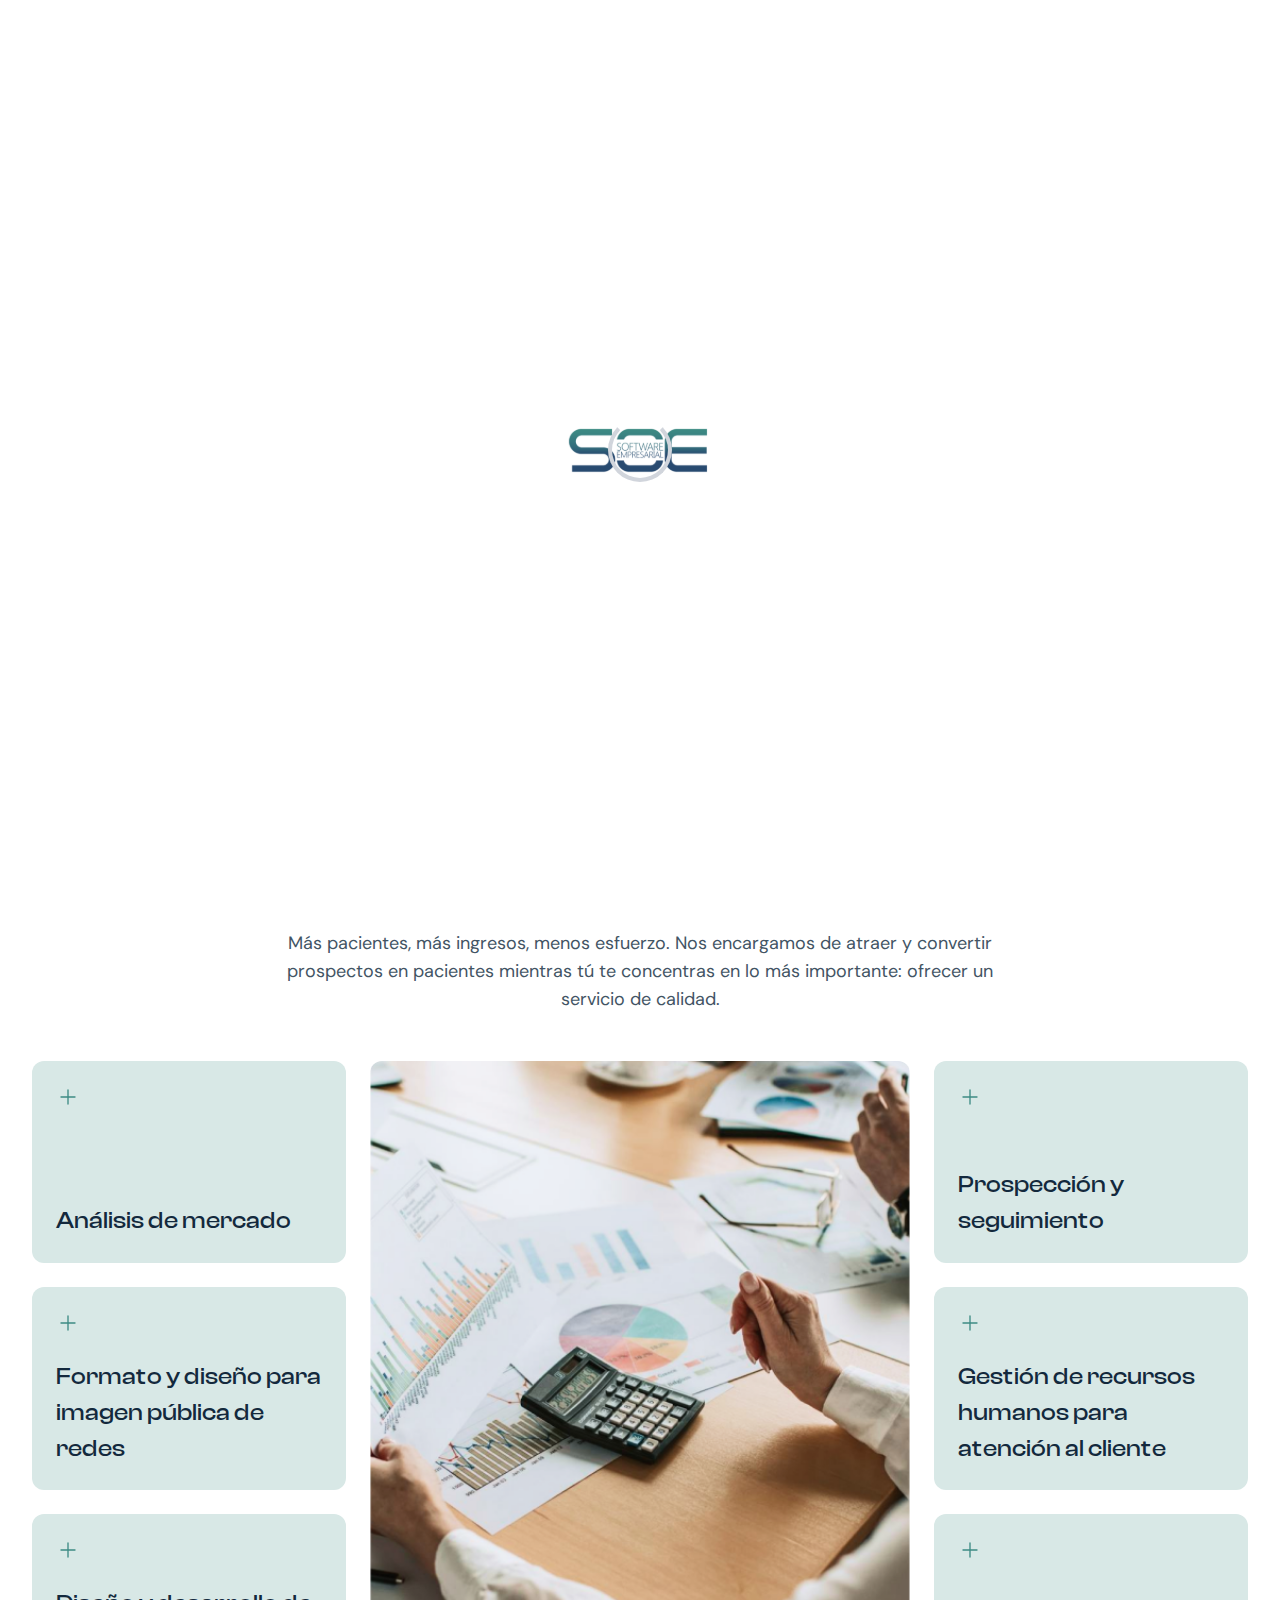
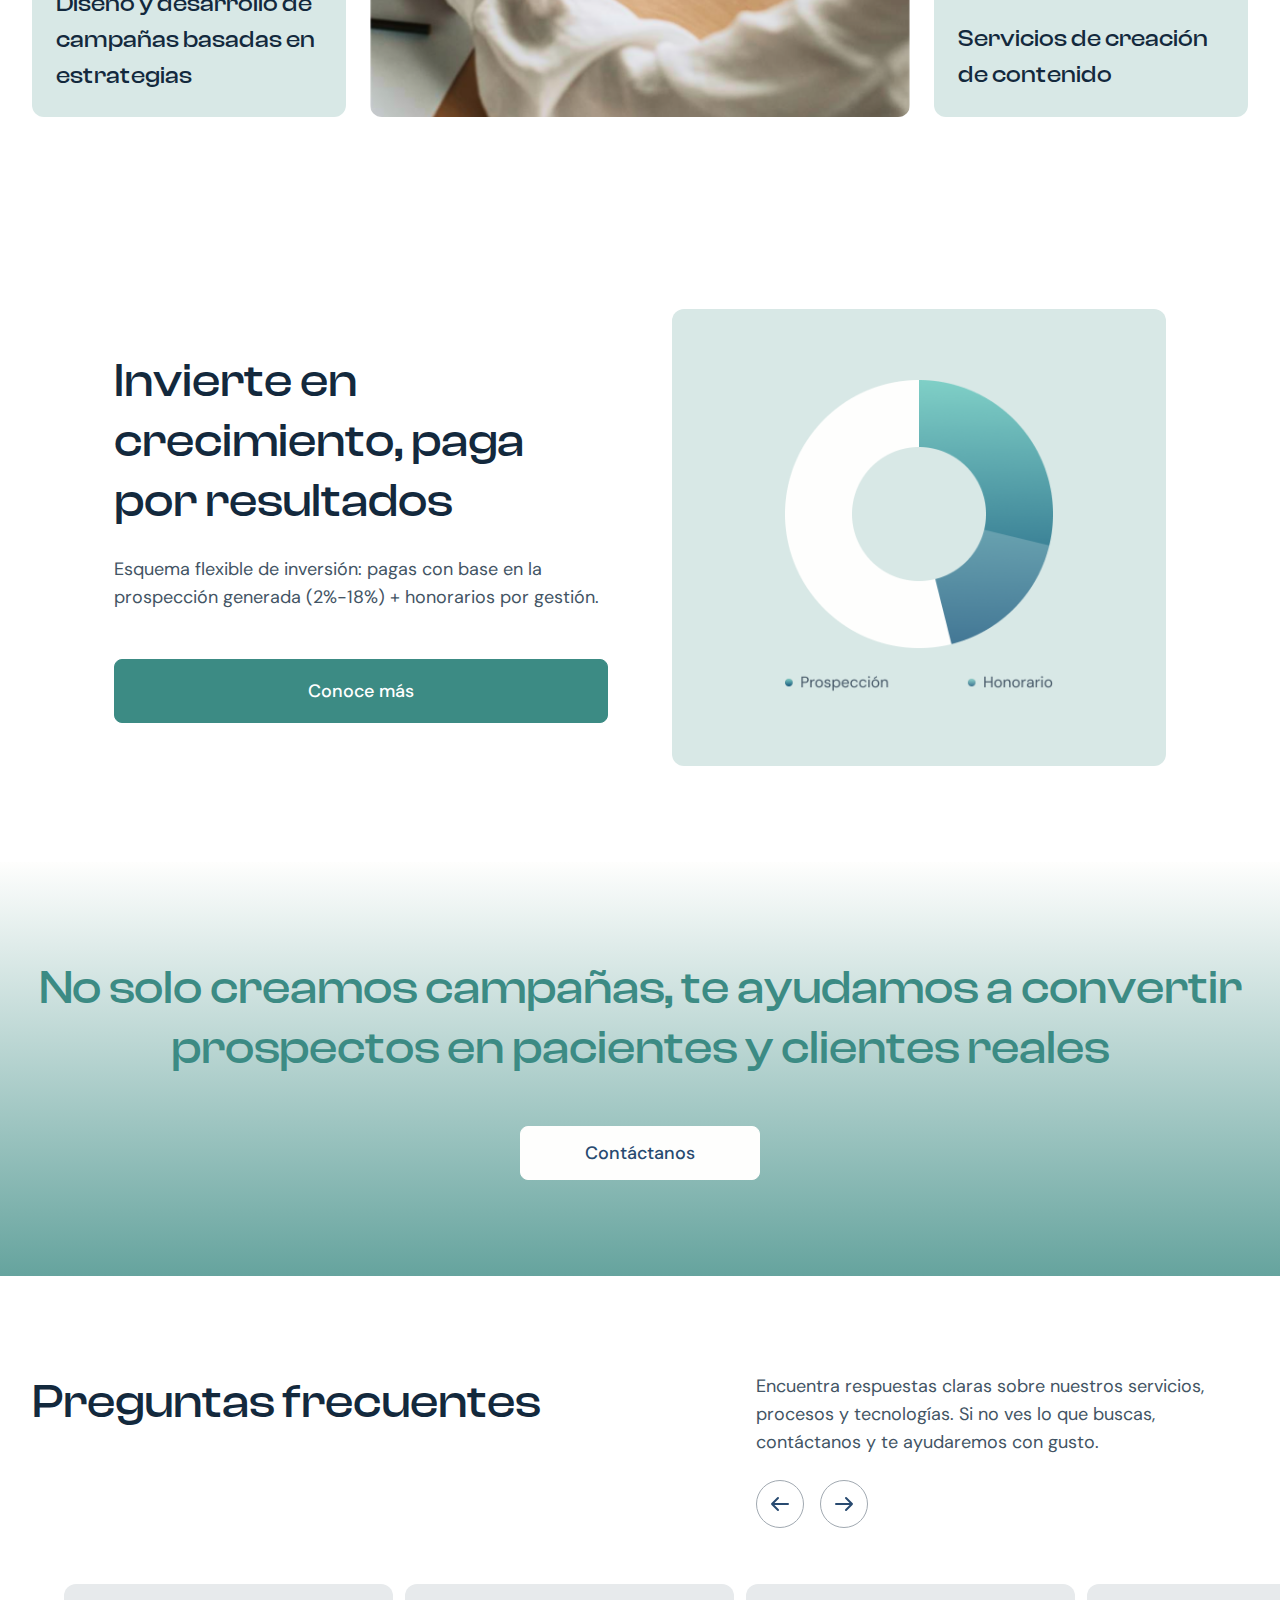
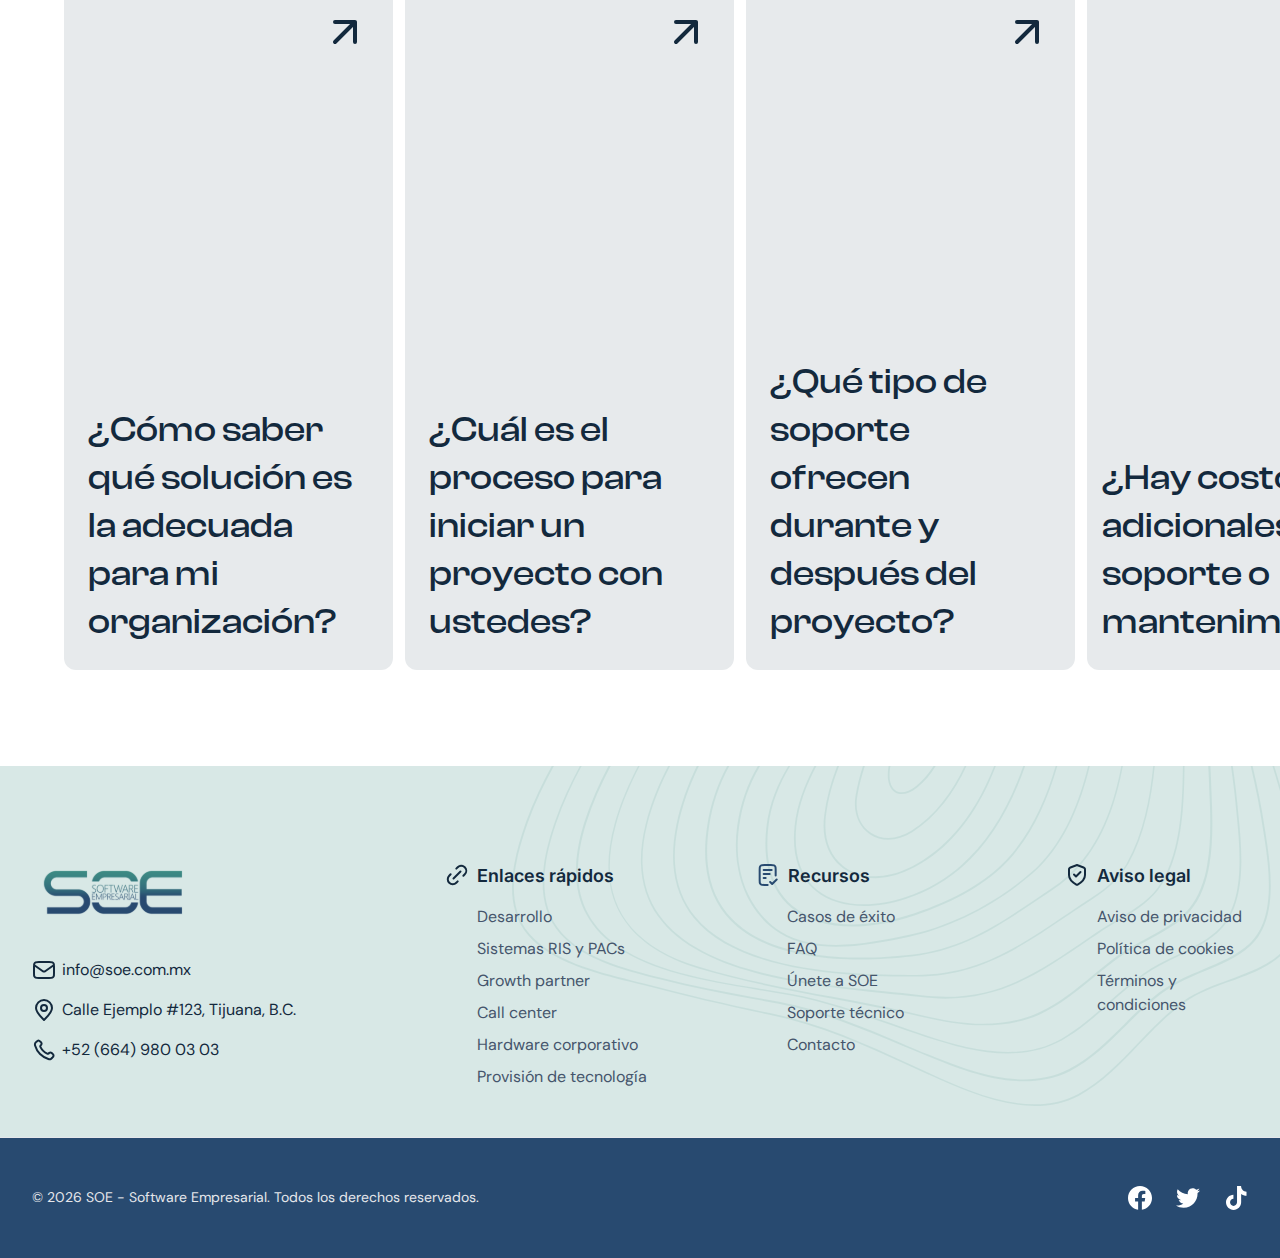
<file: src/partner.html>
<!DOCTYPE html>
<html lang="en" data-theme="light" class="scroll-smooth">
  <head>
    <meta charset="UTF-8" />
    <meta name="viewport" content="width=device-width, initial-scale=1.0" />
    <title>SOE</title>

    <!-- favicon  -->
    <link
      rel="apple-touch-icon"
      sizes="180x180"
      href="./images/favicon/apple-touch-icon.png"
    />
    <link
      rel="icon"
      type="image/png"
      sizes="32x32"
      href="./images/favicon/favicon-32x32.png"
    />
    <link
      rel="icon"
      type="image/png"
      sizes="16x16"
      href="./images/favicon/favicon-16x16.png"
    />
    <link rel="manifest" href="./images/favicon/site.webmanifest" />

    <!-- google font  -->
    <link rel="preconnect" href="https://fonts.googleapis.com" />
    <link rel="preconnect" href="https://fonts.gstatic.com" crossorigin />
    <link
      href="https://fonts.googleapis.com/css2?family=DM+Sans:ital,opsz,wght@0,9..40,100..1000;1,9..40,100..1000&family=Inter:ital,opsz,wght@0,14..32,100..900;1,14..32,100..900&display=swap"
      rel="stylesheet"
    />
    <!-- swiper css -->
    <link
      rel="stylesheet"
      href="https://cdn.jsdelivr.net/npm/swiper@11/swiper-bundle.min.css"
    />
    <!-- custom font start  -->
    <link
      rel="stylesheet"
      href="./fonts/web-clash-display/css/clash-display.css"
    />
    <link rel="stylesheet" href="./css/style.min.css" />
  </head>

  <body>
    <!-- Preloader -->
    <div
      id="preloader"
      class="fixed inset-0 bg-white z-50 flex items-center justify-center"
    >
      <img src="./images/logo.svg" alt="logo" />
      <div
        class="w-16 h-16 border-4 border-gray-300 rounded-full spinner border-t-blue-500 absolute left-0 right-0 m-auto"
      ></div>
    </div>

    <!-- Header -->
    <header class="bg-white py-2.5 sticky top-0 z-30 lg:shadow-none shadow-xl">
      <!-- desktop nav -->
      <div
        class="container flex flex-row justify-between gap-5 lg:gap-8 items-center"
      >
        <a href="index.html"
          ><img
            src="./images/logo.svg"
            alt="gembet"
            class="xl:w-auto w-[116px]"
        /></a>

        <div class="md:hidden">
          <button
            class="justify-center text-text-body-primary text-xs font-medium font-Inter leading-none text-center flex flex-col gap-1"
            data-mobile-menu-toggle=""
          >
            <img src="./images/menu.svg" alt="menu" />
          </button>
        </div>
        <!-- Desktop Nav -->
        <nav class="hidden md:flex space-x-4 items-center">
          <ul class="flex flex-row gap-5 lg:gap-8 items-center">
            <li>
              <a
                href="./development.html"
                class="text-slate-800 text-base lg:text-lg font-medium leading-7 transition-all px-1.5 py-1 hover:text-slate-500 active:text-slate-500 focus:text-slate-500"
                >Desarrollo</a
              >
            </li>
            <li class="relative dropdown transition-all">
              <button
                class="dropdown-toggle flex justify-center items-center transition-all cursor-pointer text-slate-800 text-base lg:text-lg font-medium leading-7 px-1.5 py-1 gap-1 hover:text-slate-500"
                data-dropdown
              >
                Sector salud
                <svg
                  xmlns="http://www.w3.org/2000/svg"
                  width="16"
                  height="16"
                  viewBox="0 0 16 16"
                  fill="none"
                  class="transition-all"
                >
                  <path
                    d="M4 6L8 10L12 6"
                    stroke="#425464"
                    stroke-width="1.75"
                    stroke-linecap="round"
                    stroke-linejoin="round"
                  />
                </svg>
              </button>
              <div
                class="dropdown-menu dropdown-content transition-all right-0 w-[250px] p-3 bg-white rounded-xl shadow-custom absolute"
              >
                <ul class="flex flex-col">
                  <li>
                    <a
                      href="./systems.html"
                      class="flex flex-row gap-3 p-3 hover:bg-zinc-200 active:bg-zinc-200 focus:bg-zinc-200 rounded-lg transition-all duration-300 text-slate-800 text-base lg:text-lg font-medium leading-7"
                    >
                      Sistemas RIS y PACs
                    </a>
                  </li>

                  <li>
                    <a
                      href="./partner.html"
                      class="flex flex-row gap-3 p-3 hover:bg-zinc-200 active:bg-zinc-200 focus:bg-zinc-200 rounded-lg transition-all duration-300 text-slate-800 text-base lg:text-lg font-medium leading-7"
                    >
                      Growth partner
                    </a>
                  </li>
                  <li>
                    <a
                      href="./call-center.html"
                      class="flex flex-row gap-3 p-3 hover:bg-zinc-200 active:bg-zinc-200 focus:bg-zinc-200 rounded-lg transition-all duration-300 text-slate-800 text-base lg:text-lg font-medium leading-7"
                    >
                      Call center
                    </a>
                  </li>
                </ul>
              </div>
            </li>
            <li class="relative dropdown transition-all">
              <button
                class="dropdown-toggle flex justify-center items-center transition-all cursor-pointer text-slate-800 text-base lg:text-lg font-medium leading-7 px-1.5 py-1 gap-1 hover:text-slate-500"
                data-dropdown
              >
                Sector empresarial
                <svg
                  xmlns="http://www.w3.org/2000/svg"
                  width="16"
                  height="16"
                  viewBox="0 0 16 16"
                  fill="none"
                  class="transition-all"
                >
                  <path
                    d="M4 6L8 10L12 6"
                    stroke="#425464"
                    stroke-width="1.75"
                    stroke-linecap="round"
                    stroke-linejoin="round"
                  />
                </svg>
              </button>
              <div
                class="dropdown-menu dropdown-content transition-all right-0 w-[250px] p-3 bg-white rounded-xl shadow-custom absolute"
              >
                <ul class="flex flex-col">
                  <li>
                    <a
                      href="./hardware.html"
                      class="flex flex-row gap-3 p-3 hover:bg-zinc-200 active:bg-zinc-200 focus:bg-zinc-200 rounded-lg transition-all duration-300 text-slate-800 text-base lg:text-lg font-medium leading-7"
                    >
                      Hardware corporativo
                    </a>
                  </li>

                  <li>
                    <a
                      href="./soluciones.html"
                      class="flex flex-row gap-3 p-3 hover:bg-zinc-200 active:bg-zinc-200 focus:bg-zinc-200 rounded-lg transition-all duration-300 text-slate-800 text-base lg:text-lg font-medium leading-7"
                    >
                      Provisión de tecnología 
                    </a>
                  </li>
                </ul>
              </div>
            </li>
            <li class="relative dropdown group transition-all">
              <button
                class="dropdown-toggle flex justify-center items-center transition-all cursor-pointer text-white text-base lg:text-lg font-medium leading-7 px-2 lg:px-4 py-1 gap-1 bg-slate-500 rounded-lg"
                data-dropdown
              >
                Contáctanos
              </button>
              <div
                class="dropdown-menu dropdown-content absolute group-hover:!block transition-all right-0 w-[350px] p-3 bg-white rounded-xl shadow-custom"
              >
                <ul class="flex flex-col">
                  <li>
                    <a
                      href="mailto:+52 664 980 03 03"
                      class="flex flex-row gap-3 p-3 hover:bg-zinc-200 active:bg-zinc-200 focus:bg-zinc-200 rounded-lg transition-all duration-300"
                    >
                      <span class="">
                        <img src="./images/call.svg" alt="call" />
                      </span>
                      <span class="flex flex-col">
                        <span
                          class="text-slate-800 text-base lg:text-lg font-medium leading-7"
                          >Atención telefónica</span
                        >
                        <span
                          class="text-slate-600 text-base lg:text-lg font-normal leading-7"
                          >+52 (664) 980 03 03</span
                        >
                      </span>
                    </a>
                  </li>

                  <li>
                    <a
                      href="https://wa.link/tjyxcl"
                      class="flex flex-row gap-3 p-3 hover:bg-zinc-200 active:bg-zinc-200 focus:bg-zinc-200 rounded-lg transition-all duration-300"
                    >
                      <span class="">
                        <img
                          src="./images/whatsapp-dropdown.svg"
                          alt="whatsapp"
                        />
                      </span>
                      <span class="flex flex-col">
                        <span
                          class="text-slate-800 text-base lg:text-lg font-medium leading-7"
                          >WhatsApp</span
                        >
                        <span
                          class="text-slate-600 text-base lg:text-lg font-normal leading-7"
                          >+52 (664) 980 03 03</span
                        >
                      </span>
                    </a>
                  </li>
                  <li>
                    <a
                      href="mailto:info@soe.com.mx"
                      class="flex flex-row gap-3 p-3 hover:bg-zinc-200 active:bg-zinc-200 focus:bg-zinc-200 rounded-lg transition-all duration-300"
                    >
                      <span class="">
                        <img src="./images/mail-dropdown.svg" alt="mail" />
                      </span>
                      <span class="flex flex-col">
                        <span
                          class="text-slate-800 text-base lg:text-lg font-medium leading-7"
                          >Enviar mensaje</span
                        >
                        <span
                          class="text-slate-600 text-base lg:text-lg font-normal leading-7"
                          >info@soe.com.mx</span
                        >
                      </span>
                    </a>
                  </li>
                  <li>
                    <a
                      href=""
                      class="flex flex-row gap-3 p-3 hover:bg-zinc-200 active:bg-zinc-200 focus:bg-zinc-200 rounded-lg transition-all duration-300"
                    >
                      <span class="">
                        <img
                          src="./images/location-dropdown.svg"
                          alt="location"
                        />
                      </span>
                      <span class="flex flex-col">
                        <span
                          class="text-slate-800 text-base lg:text-lg font-medium leading-7"
                          >Dirección</span
                        >
                        <span
                          class="text-slate-600 text-base lg:text-lg font-normal leading-7"
                          >Calle Ejemplo #123, Tijuana, B.C.</span
                        >
                      </span>
                    </a>
                  </li>
                </ul>
              </div>
            </li>
          </ul>
        </nav>
      </div>

      <!-- Mobile Offcanvas -->
      <div
        class="offcanvas fixed inset-0 bg-white bg-opacity-50 h-screen overflow-y-auto z-50 md:hidden"
        id="mobileMenu"
      >
        <div class="bg-white w-full max-w-full h-full py-4 relative">
          <div class="flex flex-row items-center justify-between px-4">
            <a href="">
              <img src="./images/logo.svg" alt="logo" class="w-[120px]" />
            </a>
            <button class="cursor-pointer" data-close-mobile>
              <img src="./images/close.svg" alt="close" />
            </button>
          </div>
          <div class="mt-5 px-4">
            <nav class="flex space-x-4 items-center">
              <ul class="flex flex-col gap-5">
                <li class="flex flex-col justify-start text-start">
                  <a
                    href="./development.html"
                    class="text-slate-800 text-base lg:text-lg font-medium leading-7 transition-all px-1.5 py-1 hover:text-slate-500 active:text-slate-500 focus:text-slate-500"
                    >Desarrollo</a
                  >
                </li>

                <li
                  class="relative dropdown transition-all flex flex-col justify-start"
                >
                  <button
                    class="dropdown-toggle flex justify-start items-center transition-all cursor-pointer text-slate-800 text-base lg:text-lg font-medium leading-7 px-1.5 py-1 gap-1 hover:text-slate-500 active:text-slate-500 focus:text-slate-500"
                    data-dropdown
                  >
                    Sector salud
                    <svg
                      xmlns="http://www.w3.org/2000/svg"
                      width="16"
                      height="16"
                      viewBox="0 0 16 16"
                      fill="none"
                      class="transition-all"
                    >
                      <path
                        d="M4 6L8 10L12 6"
                        stroke="#425464"
                        stroke-width="1.75"
                        stroke-linecap="round"
                        stroke-linejoin="round"
                      />
                    </svg>
                  </button>
                  <div
                    class="dropdown-menu dropdown-content transition-all w-full p-3 rounded-xl"
                  >
                    <ul class="flex flex-col">
                      <li>
                        <a
                          href="./systems.html"
                          class="flex flex-row gap-3 p-3 hover:bg-zinc-200 active:bg-zinc-200 focus:bg-zinc-200 rounded-lg transition-all duration-300 text-slate-800 text-base lg:text-lg font-medium leading-7"
                        >
                          Sistemas RIS y PACs
                        </a>
                      </li>

                      <li>
                        <a
                          href="./partner.html"
                          class="flex flex-row gap-3 p-3 hover:bg-zinc-200 active:bg-zinc-200 focus:bg-zinc-200 rounded-lg transition-all duration-300 text-slate-800 text-base lg:text-lg font-medium leading-7"
                        >
                          Growth partner
                        </a>
                      </li>
                      <li>
                        <a
                          href="./call-center.html"
                          class="flex flex-row gap-3 p-3 hover:bg-zinc-200 active:bg-zinc-200 focus:bg-zinc-200 rounded-lg transition-all duration-300 text-slate-800 text-base lg:text-lg font-medium leading-7"
                        >
                          Call center
                        </a>
                      </li>
                    </ul>
                  </div>
                </li>
                <li
                  class="relative dropdown transition-all flex flex-col justify-start"
                >
                  <button
                    class="dropdown-toggle flex justify-start items-center transition-all cursor-pointer text-slate-800 text-base lg:text-lg font-medium leading-7 px-1.5 py-1 gap-1 hover:text-slate-500 active:text-slate-500 focus:text-slate-500"
                    data-dropdown
                  >
                    Sector empresarial
                    <svg
                      xmlns="http://www.w3.org/2000/svg"
                      width="16"
                      height="16"
                      viewBox="0 0 16 16"
                      fill="none"
                      class="transition-all"
                    >
                      <path
                        d="M4 6L8 10L12 6"
                        stroke="#425464"
                        stroke-width="1.75"
                        stroke-linecap="round"
                        stroke-linejoin="round"
                      />
                    </svg>
                  </button>
                  <div
                    class="dropdown-menu dropdown-content transition-all w-full p-3 bg-white rounded-xl"
                  >
                    <ul class="flex flex-col">
                      <li>
                        <a
                          href="./hardware.html"
                          class="flex flex-row gap-3 p-3 hover:bg-zinc-200 active:bg-zinc-200 focus:bg-zinc-200 rounded-lg transition-all duration-300 text-slate-800 text-base lg:text-lg font-medium leading-7"
                        >
                          Hardware corporativo
                        </a>
                      </li>

                      <li>
                        <a
                          href="./soluciones.html"
                          class="flex flex-row gap-3 p-3 hover:bg-zinc-200 active:bg-zinc-200 focus:bg-zinc-200 rounded-lg transition-all duration-300 text-slate-800 text-base lg:text-lg font-medium leading-7"
                        >
                          Provisión de tecnología 
                        </a>
                      </li>
                    </ul>
                  </div>
                </li>
              </ul>
            </nav>
          </div>
          <div class="pt-6">
            <div class="border-b border-[#E7EAEC]"></div>
            <div class="px-4 py-6 flex flex-row justify-around">
              <ul class="space-y-3">
                <li class="flex flex-row gap-1 items-center">
                  <img src="./images/list-menu.svg" alt="recursos" />
                  <h4
                    class="text-basic-black text-base font-DMSans font-medium"
                  >
                    Recursos
                  </h4>
                </li>
                <li>
                  <a
                    href="#"
                    class="text-basic-black text-sm font-DMSans font-normal"
                    >Casos de éxito</a
                  >
                </li>
                <li>
                  <a
                    href="#"
                    class="text-basic-black text-sm font-DMSans font-normal"
                    >FAQ</a
                  >
                </li>
                <li>
                  <a
                    href="#"
                    class="text-basic-black text-sm font-DMSans font-normal"
                    >Únete a SOE</a
                  >
                </li>
              </ul>
              <ul class="space-y-3">
                <li class="flex flex-row gap-1 items-center">
                  <img src="./images/shield-menu.svg" alt="recursos" />
                  <h4
                    class="text-basic-black text-base font-DMSans font-medium"
                  >
                    Aviso legal
                  </h4>
                </li>
                <li>
                  <a
                    href="#"
                    class="text-basic-black text-sm font-DMSans font-normal"
                    >Aviso de privacidad</a
                  >
                </li>
                <li>
                  <a
                    href="#"
                    class="text-basic-black text-sm font-DMSans font-normal"
                    >FAQ</a
                  >
                </li>
                <li>
                  <a
                    href="#"
                    class="text-basic-black text-sm font-DMSans font-normal"
                    >Términos y condiciones</a
                  >
                </li>
              </ul>
            </div>
            <div class="px-4">
              <a
                href="./contactanos.html"
                class="flex justify-center items-center transition-all cursor-pointer text-white text-base lg:text-lg font-medium leading-7 px-2 lg:px-4 py-[10px] gap-1 bg-slate-500 rounded-lg"
              >
                Contáctanos
              </a>
              <div class="pt-6">
                <ul class="flex flex-col">
                  <li>
                    <a
                      href="mailto:+52 664 980 03 03"
                      class="flex flex-row gap-3 p-3 hover:bg-zinc-200 active:bg-zinc-200 focus:bg-zinc-200 rounded-lg transition-all duration-300"
                    >
                      <span class="mt-1">
                        <img src="./images/call.svg" alt="call" />
                      </span>
                      <span class="flex flex-col">
                        <span
                          class="text-slate-800 text-base lg:text-lg font-medium leading-7"
                          >Atención telefónica</span
                        >
                        <span
                          class="text-slate-600 text-base lg:text-lg font-normal leading-7"
                          >+52 (664) 980 03 03</span
                        >
                      </span>
                    </a>
                  </li>

                  <li>
                    <a
                      href="https://wa.link/tjyxcl"
                      class="flex flex-row gap-3 p-3 hover:bg-zinc-200 active:bg-zinc-200 focus:bg-zinc-200 rounded-lg transition-all duration-300"
                    >
                      <span class="mt-1">
                        <img
                          src="./images/whatsapp-dropdown.svg"
                          alt="whatsapp"
                        />
                      </span>
                      <span class="flex flex-col">
                        <span
                          class="text-slate-800 text-base lg:text-lg font-medium leading-7"
                          >WhatsApp</span
                        >
                        <span
                          class="text-slate-600 text-base lg:text-lg font-normal leading-7"
                          >+52 (664) 980 03 03</span
                        >
                      </span>
                    </a>
                  </li>
                  <li>
                    <a
                      href="mailto:info@soe.com.mx"
                      class="flex flex-row gap-3 p-3 hover:bg-zinc-200 active:bg-zinc-200 focus:bg-zinc-200 rounded-lg transition-all duration-300"
                    >
                      <span class="mt-1">
                        <img src="./images/mail-dropdown.svg" alt="mail" />
                      </span>
                      <span class="flex flex-col">
                        <span
                          class="text-slate-800 text-base lg:text-lg font-medium leading-7"
                          >Enviar mensaje</span
                        >
                        <span
                          class="text-slate-600 text-base lg:text-lg font-normal leading-7"
                          >info@soe.com.mx</span
                        >
                      </span>
                    </a>
                  </li>
                  <li>
                    <a
                      href=""
                      class="flex flex-row gap-3 p-3 hover:bg-zinc-200 active:bg-zinc-200 focus:bg-zinc-200 rounded-lg transition-all duration-300"
                    >
                      <span class="mt-1">
                        <img
                          src="./images/location-dropdown.svg"
                          alt="location"
                        />
                      </span>
                      <span class="flex flex-col">
                        <span
                          class="text-slate-800 text-base lg:text-lg font-medium leading-7"
                          >Dirección</span
                        >
                        <span
                          class="text-slate-600 text-base lg:text-lg font-normal leading-7"
                          >Calle Ejemplo #123, Tijuana, B.C.</span
                        >
                      </span>
                    </a>
                  </li>
                </ul>
              </div>
            </div>
          </div>
        </div>
      </div>
    </header>

    <main>
      <!-- tectnologia start -->
      <section class="tecnologia">
        <div class="py-12 md:py-15 lg:py-24 rounded-xl">
          <!-- desktop -->
          <div class="relative w-full hidden lg:block">
            <!-- Slider wrapper with only left container spacing -->
            <div
              class="overflow-x-auto pl-4 sm:pl-8 lg:pl-16 2xl:pl-[calc((100vw-1216px)/2)]"
            >
              <div
                class="flex flex-row justify-between items-center gap-16 overflow-x-hidden"
              >
                <div
                  class="flex flex-col items-center lg:items-start gap-9 max-w-[454px]"
                >
                  <h1
                    class="text-basic-black text-[46px] md:text-7xl lg:text-[84px] font-medium font-ClashDisplay leading-[54px] md:leading-[84px] lg:leading-[92px] lg:w-[665px] max-w-full text-center lg:text-left"
                  >
                    Growth Partner
                  </h1>
                  <div class="flex flex-col gap-6 lg:w-[435px] max-w-full">
                    <p
                      class="text-slate-600 text-lg font-normal leading-7 text-center lg:text-start"
                    >
                      Soluciones estratégicas para impulsar el crecimiento y
                      maximizar el potencial de tu negocio.
                    </p>

                    <a
                      href="#"
                      class="w-full max-w-[403px] min-h-16 max-h-16 p-4 bg-slate-500 border border-slate-500 hover:bg-transparent hover:text-slate-500 active:text-slate-500 focus:text-slate-500 rounded-lg inline-flex flex-col justify-center items-center gap-3.5 text-center text-white text-lg font-medium leading-7 self-center lg:self-start focus:bg-white focus:shadow transition-colors focus:text-slate-500 duration-300"
                    >
                      Conoce más
                    </a>
                  </div>
                </div>
                <div class="w-full text-right mx-auto lg:mx-0">
                  <img
                    src="./images/growth-partner-01.png"
                    alt="systems-banners"
                    class="lg:ml-auto min-w-[850px] max-w-full pr-3 hidden md:block"
                  />
                
                </div>
              </div>
            </div>
          </div>
          <!-- tab mobile -->
          <div class="lg:hidden w-full space-y-[36px] md:space-y-[48px]">
            <div class="container">
              <div class="flex flex-col items-center gap-6 lg:gap-9">
                <h2
                  class="text-basic-black text-[46px] md:text-7xl lg:text-[84px] font-medium font-ClashDisplay leading-[54px] md:leading-[84px] lg:leading-[92px] lg:w-[665px] max-w-full text-center"
                >
                  Growth Partner
                </h2>
                <div class="flex flex-col gap-6 w-full">
                  <p
                    class="text-slate-600 text-lg font-normal leading-7 text-center"
                  >
                    Soluciones estratégicas para impulsar el crecimiento y maximizar el potencial de tu negocio.
                  </p>

                  <a
                    href="#"
                    class="w-full max-w-[403px] min-h-16 max-h-16 p-4 bg-slate-500 border border-slate-500 hover:bg-transparent hover:text-slate-500 active:text-slate-500 focus:text-slate-500 rounded-lg inline-flex flex-col justify-center items-center gap-3.5 text-center text-white text-lg font-medium leading-7 self-center focus:bg-white focus:shadow transition-colors duration-300"
                  >
                    Conoce más
                  </a>
                </div>
              </div>
            </div>
            <div class="relative w-full">
              <!-- Slider wrapper with only left container spacing -->
              <div class="px-4 md:px-8 lg:px-3">
                <div class="">
                    <img
                    src="./images/grouth-partner-banner.png"
                    alt="systems-banners"
                    class="w-full block md:hidden"
                  />
                </div>
              </div>
            </div>
          </div>
        </div>
      </section>
      <!-- tecnologia end -->

      <!-- ¿Por qué un software a la medida?  -->
      <section class="software py-12 md:py-15 lg:py-24">
        <div class="container">
          <div
            class="flex flex-col items-center justify-center gap-6 mb-9 md:mb-12 w-full lg:max-w-[768px] mx-auto text-center"
          >
            <h2
              class="text-basic-black text-[34px] md:text-4xl lg:text-5xl font-medium font-ClashDisplay leading-[46px] md:leading-[48px] lg:leading-[60px]"
            >
              Más que un servicio, un aliado estratégico
            </h2>
            <p class="text-gray-dark text-lg font-normal leading-7">
              Más pacientes, más ingresos, menos esfuerzo. Nos encargamos de
              atraer y convertir prospectos en pacientes mientras tú te
              concentras en lo más importante: ofrecer un servicio de calidad.
            </p>
          </div>
          <div class="grid grid-cols-1 md:grid-cols-8 lg:grid-cols-11 gap-6">
            <!-- 1 -->

            <div
              class="col-span-1 md:col-span-8 lg:col-span-3 flex flex-col md:flex-row lg:flex-col gap-4 md:gap-6"
            >
              <!-- single item start  -->
              <div
                class="w-full md:w-1/3 lg:w-full p-6 bg-accent-tertiary rounded-xl flex flex-col justify-between items-start h-full gap-6 min-h-[180px] md:min-h-[200px]"
              >
                <div>
                  <img
                    src="./images/plus-green.svg"
                    alt="plus"
                    class="w-6 h-6"
                  />
                </div>
                <h4
                  class="text-basic-black font-ClashDisplay font-medium text-xl leading-6 md:text-[22px] md:leading-[30px] lg:text-2xl lg:leading-9"
                >
                  Análisis de mercado
                </h4>
              </div>
              <!-- single item start  -->
              <!-- single item end  -->
              <div
                class="w-full md:w-1/3 lg:w-full p-6 bg-accent-tertiary rounded-xl flex flex-col justify-between items-start h-full gap-6 min-h-[180px] md:min-h-[200px]"
              >
                <div>
                  <img
                    src="./images/plus-green.svg"
                    alt="plus"
                    class="w-6 h-6"
                  />
                </div>
                <h4
                  class="text-basic-black font-ClashDisplay font-medium text-xl leading-6 md:text-[22px] md:leading-[30px] lg:text-2xl lg:leading-9"
                >
                  Formato y diseño para imagen pública de redes
                </h4>
              </div>
              <!-- single item start  -->
              <!-- single item end  -->
              <div
                class="w-full md:w-1/3 lg:w-full p-6 bg-accent-tertiary rounded-xl flex flex-col justify-between items-start h-full gap-6 min-h-[180px] md:min-h-[200px]"
              >
                <div>
                  <img
                    src="./images/plus-green.svg"
                    alt="plus"
                    class="w-6 h-6"
                  />
                </div>
                <h4
                  class="text-basic-black font-ClashDisplay font-medium text-xl leading-6 md:text-[22px] md:leading-[30px] lg:text-2xl lg:leading-9"
                >
                  Diseño y desarrollo de campañas basadas en estrategias
                </h4>
              </div>
              <!-- single item start  -->
            </div>

            <!-- 2 -->
            <div
              class="col-span-1 md:col-span-8 lg:col-span-5 relative rounded-xl w-full h-full"
            >
              <img
                src="./images/growth-partner-02.png"
                alt="hardware"
                class="w-full max-h-[245px] md:max-h-[400px] lg:min-h-full object-cover rounded-xl"
              />
            </div>
            <!-- 3 -->
            <div
              class="col-span-1 md:col-span-8 lg:col-span-3 flex flex-col md:flex-row lg:flex-col gap-4 md:gap-6"
            >
              <!-- single item start  -->
              <div
                class="w-full md:w-1/3 lg:w-full p-6 bg-accent-tertiary rounded-xl flex flex-col justify-between items-start h-full gap-6 min-h-[180px] md:min-h-[200px]"
              >
                <div>
                  <img
                    src="./images/plus-green.svg"
                    alt="plus"
                    class="w-6 h-6"
                  />
                </div>
                <h4
                  class="text-basic-black font-ClashDisplay font-medium text-xl leading-6 md:text-[22px] md:leading-[30px] lg:text-2xl lg:leading-9"
                >
                  Prospección y seguimiento
                </h4>
              </div>
              <!-- single item start  -->
              <!-- single item end  -->
              <div
                class="w-full md:w-1/3 lg:w-full p-6 bg-accent-tertiary rounded-xl flex flex-col justify-between items-start h-full gap-6 min-h-[180px] md:min-h-[200px]"
              >
                <div>
                  <img
                    src="./images/plus-green.svg"
                    alt="plus"
                    class="w-6 h-6"
                  />
                </div>
                <h4
                  class="text-basic-black font-ClashDisplay font-medium text-xl leading-6 md:text-[22px] md:leading-[30px] lg:text-2xl lg:leading-9"
                >
                  Gestión de recursos humanos para atención al cliente
                </h4>
              </div>
              <!-- single item start  -->
              <!-- single item end  -->
              <div
                class="w-full md:w-1/3 lg:w-full p-6 bg-accent-tertiary rounded-xl flex flex-col justify-between items-start h-full gap-6 min-h-[180px] md:min-h-[200px]"
              >
                <div>
                  <img
                    src="./images/plus-green.svg"
                    alt="plus"
                    class="w-6 h-6"
                  />
                </div>
                <h4
                  class="text-basic-black font-ClashDisplay font-medium text-xl leading-6 md:text-[22px] md:leading-[30px] lg:text-2xl lg:leading-9"
                >
                  Servicios de creación de contenido
                </h4>
              </div>
              <!-- single item start  -->
            </div>
          </div>
        </div>
      </section>
      <!-- ¿Por qué un software a la medida? end -->
      <!-- pie start -->
      <section class="software py-12 md:py-15 lg:py-24">
        <div
          class="w-full lg:max-w-[1052px] mx-auto px-4 md:px-8 lg:px-0 grid grid-cols-1 lg:grid-cols-2 gap-9 md:gap-12 lg:gap-16"
        >
          <div
            class="flex flex-col items-start justify-center text-center lg:text-start"
          >
            <h2
              class="text-basic-black text-[34px] md:text-4xl lg:text-5xl font-medium font-ClashDisplay leading-[46px] md:leading-[48px] lg:leading-[60px]"
            >
              Invierte en crecimiento, paga por resultados
            </h2>
            <p
              class="text-gray-dark text-lg font-normal leading-7 pt-6 pb-6 md:pb-12"
            >
              Esquema flexible de inversión: pagas con base en la prospección
              generada (2%-18%) + honorarios por gestión.
            </p>
            <a
              href="#"
              class="w-full min-h-16 max-h-16 p-4 bg-slate-500 border border-slate-500 hover:bg-transparent hover:text-slate-500 active:text-slate-500 focus:text-slate-500 rounded-lg inline-flex flex-col justify-center items-center gap-3.5 text-center focus:text-slate-500 text-white text-lg font-medium leading-7 self-center lg:self-start"
            >
              Conoce más
            </a>
          </div>
          <div clas="">
            <div
              class="w-full bg-accent-tertiary rounded-xl lg:min-h-[457px] h-full py-[63px] px-8 md:px-[145px] lg:px-[113px] flex flex-col items-center justify-center"
            >
              <img src="./images/pie-chart-circle.png" alt="pie" class="" />
            </div>
          </div>
        </div>
      </section>
      <!-- pie end -->
      <!-- solutions start -->
      <section
        class="solutions py-12 md:py-15 lg:py-24 bg-[linear-gradient(180deg,_#FEFEFD_0%,_#3C8B84_127.25%)]"
      >
        <div
          class="container flex flex-col items-center justify-center gap-9 md:gap-12"
        >
          <h4
            class="text-[34px] md:text-4xl lg:text-5xl font-medium leading-11.5 md:leading-12 lg:leading-15 text-accent-secondary font-ClashDisplay text-center"
          >
            No solo creamos campañas, te ayudamos a convertir prospectos en
            pacientes y clientes reales
          </h4>
          <div>
            <a
              href="#"
              class="px-16 py-3 bg-basic-white hover:bg-accent-secondary text-accent-primary hover:text-basic-white text-lg font-medium rounded-lg inline-flex items-center justify-center transition duration-300 border border-basic-white"
            >
              Contáctanos</a
            >
          </div>
        </div>
      </section>
      <!-- solutions end -->
      <!-- frecuentes preguntas start -->
      <section class="frecuentes py-12 md:py-15 lg:py-24">
        <!-- Optional container just for heading/alignment (not wrapping the slider) -->
        <div
          class="container flex flex-col md:flex-row items-start justify-between mb-8 gap-6"
        >
          <div
            class="flex flex-col lg:flex-row justify-between items-start lg:items-start gap-6 w-full"
          >
            <h2
              class="text-basic-black text-[34px] md:text-4xl lg:text-5xl font-medium font-ClashDisplay leading-[46px] md:leading-[48px] lg:leading-[60px]"
            >
              Preguntas frecuentes
            </h2>

            <!-- doc -->
            <div class="flex flex-col items-start gap-6">
              <p
                class="text-gray-dark text-lg font-normal leading-7 w-full lg:max-w-[492px]"
              >
                Encuentra respuestas claras sobre nuestros servicios, procesos y
                tecnologías. Si no ves lo que buscas, contáctanos y te
                ayudaremos con gusto.
              </p>
              <!-- 👇 Custom Pagination Dots -->
              <div
                class="flex md:hidden lg:flex justify-start gap-4 items-center mb-6"
              >
                <button
                  class="frecuentes-prev cursor-pointer group w-12 h-12 rounded-full border border-gray-medium flex items-center justify-center hover:bg-[#13547A] transition"
                >
                  <svg
                    xmlns="http://www.w3.org/2000/svg"
                    viewBox="0 0 24 24"
                    fill="none"
                    class="w-6 h-6 stroke-[#284A70] group-hover:stroke-basic-white transition"
                  >
                    <path
                      d="M20 12H4M4 12L10 18M4 12L10 6"
                      stroke-width="2"
                      stroke-linecap="round"
                      stroke-linejoin="round"
                    />
                  </svg>
                </button>

                <button
                  class="frecuentes-next cursor-pointer group w-12 h-12 rounded-full border border-gray-medium flex items-center justify-center hover:bg-accent-primary transition"
                >
                  <svg
                    xmlns="http://www.w3.org/2000/svg"
                    viewBox="0 0 24 24"
                    fill="none"
                    class="w-6 h-6 stroke-[#284A70] group-hover:stroke-basic-white transition"
                  >
                    <path
                      d="M4 12H20M20 12L14 6M20 12L14 18"
                      stroke-width="2"
                      stroke-linecap="round"
                      stroke-linejoin="round"
                    />
                  </svg>
                </button>
              </div>
            </div>
          </div>
          <!-- 👇 Custom Pagination Dots -->
          <div
            class="hidden md:flex lg:hidden justify-start gap-4 items-center"
          >
            <button
              class="frecuentes-prev cursor-pointer group w-12 h-12 rounded-full border border-gray-medium flex items-center justify-center hover:bg-[#13547A] transition"
            >
              <svg
                xmlns="http://www.w3.org/2000/svg"
                viewBox="0 0 24 24"
                fill="none"
                class="w-6 h-6 stroke-[#284A70] group-hover:stroke-basic-white transition"
              >
                <path
                  d="M20 12H4M4 12L10 18M4 12L10 6"
                  stroke-width="2"
                  stroke-linecap="round"
                  stroke-linejoin="round"
                />
              </svg>
            </button>

            <button
              class="frecuentes-next cursor-pointer group w-12 h-12 rounded-full border border-gray-medium flex items-center justify-center hover:bg-accent-primary transition"
            >
              <svg
                xmlns="http://www.w3.org/2000/svg"
                viewBox="0 0 24 24"
                fill="none"
                class="w-6 h-6 stroke-[#284A70] group-hover:stroke-basic-white transition"
              >
                <path
                  d="M4 12H20M20 12L14 6M20 12L14 18"
                  stroke-width="2"
                  stroke-linecap="round"
                  stroke-linejoin="round"
                />
              </svg>
            </button>
          </div>
        </div>
        <div class="relative w-full">
          <!-- Slider wrapper with only left container spacing -->
          <div
            class="overflow-x-auto pl-4 sm:pl-8 lg:pl-16 2xl:pl-[calc((100vw-1216px)/2)]"
          >
            <!-- Swiper Container -->
            <div
              class="swiper frecuentesSwiper pl-4 pr-12 md:pl-8 md:pr-16 lg:pl-16 lg:pr-24 h-[584px] md:h-[686px]"
            >
              <div class="swiper-wrapper overflow-x-visible">
                <!-- Slide 1 -->
                <div
                  class="swiper-slide max-w-[calc(100%-80px)] md:max-w-[420px] shrink-0 h-full"
                >
                  <div
                    class="relative h-full w-full flex flex-col justify-end items-end rounded-xl p-6 bg-gray-light hover:bg-accent-primary text-white overflow-hidden group/slider groupItemNew"
                  >
                    <!-- main -->
                    <div
                      class="inline-block group-hover/slider:hidden transition-opacity duration-400 item1"
                    >
                      <h4
                        class="text-2xl md:text-3xl lg:text-4xl font-medium leading-8 md:leading-9 lg:leading-12 max-w-[372px] text-basic-black font-ClashDisplay"
                      >
                        ¿Cómo saber qué solución es la adecuada para mi
                        organización?
                      </h4>
                      <div class="absolute top-6 right-6">
                        <img
                          src="./images/arrow-up-right.svg"
                          alt="arrow-up-right"
                          class="w-6 h-8 md:w-12 md:h-12"
                        />
                      </div>
                    </div>
                    <!-- hover -->
                    <div
                      class="hidden group-hover/slider:inline-block transition-opacity duration-400 item2"
                    >
                      <div class="absolute top-6 right-6">
                        <img
                          src="./images/arrow-down-left.svg"
                          alt="arrow-up-left"
                          class="w-6 h-8 md:w-12 md:h-12"
                        />
                      </div>
                      <h4
                        class="text-2xl md:text-3xl lg:text-4xl font-medium leading-8 md:leading-9 lg:leading-12 max-w-[372px] text-basic-white font-ClashDisplay"
                      >
                        ¿Cómo saber qué solución es la adecuada para mi
                        organización?
                      </h4>
                      <p
                        class="font-normal text-sm md:text-base text-basic-white leading-5 md:leading-6 pt-6"
                      >
                        Antes de comenzar cualquier proyecto, analizamos tus
                        necesidades específicas mediante una consultoría inicial
                        gratuita. Evaluamos el sector en el que operas, tus
                        objetivos, y el estado actual de tu infraestructura o
                        procesos. Con base en ese diagnóstico, te proponemos una
                        solución personalizada que se alinee con tus metas, ya
                        sea en tecnología médica, empresarial o desarrollo de
                        software. Nuestro enfoque es ofrecer solo lo que
                        realmente necesitas, sin soluciones genéricas.
                      </p>
                    </div>
                  </div>
                </div>
                <!-- Slide 2 -->
                <div
                  class="swiper-slide max-w-[calc(100%-80px)] md:max-w-[420px] shrink-0 h-full"
                >
                  <div
                    class="relative h-full w-full flex flex-col justify-end items-end rounded-xl p-6 bg-gray-light hover:bg-accent-primary text-white overflow-hidden group/slider groupItemNew"
                  >
                    <!-- main -->
                    <div
                      class="inline-block group-hover/slider:hidden transition-opacity duration-400 item1"
                    >
                      <h4
                        class="text-2xl md:text-3xl lg:text-4xl font-medium leading-8 md:leading-9 lg:leading-12 max-w-[372px] text-basic-black font-ClashDisplay"
                      >
                        ¿Cuál es el proceso para iniciar un proyecto con
                        ustedes?
                      </h4>
                      <div class="absolute top-6 right-6">
                        <img
                          src="./images/arrow-up-right.svg"
                          alt="arrow-up-right"
                          class="w-6 h-8 md:w-12 md:h-12"
                        />
                      </div>
                    </div>
                    <!-- hover -->
                    <div
                      class="hidden group-hover/slider:inline-block transition-opacity duration-400 item2"
                    >
                      <div class="absolute top-6 right-6">
                        <img
                          src="./images/arrow-down-left.svg"
                          alt="arrow-up-left"
                          class="w-6 h-8 md:w-12 md:h-12"
                        />
                      </div>
                      <h4
                        class="text-2xl md:text-3xl lg:text-4xl font-medium leading-8 md:leading-9 lg:leading-12 max-w-[372px] text-basic-white font-ClashDisplay"
                      >
                        ¿Cuál es el proceso para iniciar un proyecto con
                        ustedes?
                      </h4>
                      <p
                        class="font-normal text-sm md:text-base text-basic-white leading-5 md:leading-6 pt-6"
                      >
                        Antes de comenzar cualquier proyecto, analizamos tus
                        necesidades específicas mediante una consultoría inicial
                        gratuita. Evaluamos el sector en el que operas, tus
                        objetivos, y el estado actual de tu infraestructura o
                        procesos. Con base en ese diagnóstico, te proponemos una
                        solución personalizada que se alinee con tus metas, ya
                        sea en tecnología médica, empresarial o desarrollo de
                        software. Nuestro enfoque es ofrecer solo lo que
                        realmente necesitas, sin soluciones genéricas.
                      </p>
                    </div>
                  </div>
                </div>
                <!-- Slide 3 -->
                <div
                  class="swiper-slide max-w-[calc(100%-80px)] md:max-w-[420px] shrink-0 h-full"
                >
                  <div
                    class="relative h-full w-full flex flex-col justify-end items-end rounded-xl p-6 bg-gray-light hover:bg-accent-primary text-white overflow-hidden group/slider groupItemNew"
                  >
                    <!-- main -->
                    <div
                      class="inline-block group-hover/slider:hidden transition-opacity duration-400 item1"
                    >
                      <h4
                        class="text-2xl md:text-3xl lg:text-4xl font-medium leading-8 md:leading-9 lg:leading-12 max-w-[372px] text-basic-black font-ClashDisplay"
                      >
                        ¿Qué tipo de soporte ofrecen durante y después del
                        proyecto?
                      </h4>
                      <div class="absolute top-6 right-6">
                        <img
                          src="./images/arrow-up-right.svg"
                          alt="arrow-up-right"
                          class="w-6 h-8 md:w-12 md:h-12"
                        />
                      </div>
                    </div>
                    <!-- hover -->
                    <div
                      class="hidden group-hover/slider:inline-block transition-opacity duration-400 item2"
                    >
                      <div class="absolute top-6 right-6">
                        <img
                          src="./images/arrow-down-left.svg"
                          alt="arrow-up-left"
                          class="w-6 h-8 md:w-12 md:h-12"
                        />
                      </div>
                      <h4
                        class="text-2xl md:text-3xl lg:text-4xl font-medium leading-8 md:leading-9 lg:leading-12 max-w-[372px] text-basic-white font-ClashDisplay"
                      >
                        ¿Qué tipo de soporte ofrecen durante y después del
                        proyecto?
                      </h4>
                      <p
                        class="font-normal text-sm md:text-base text-basic-white leading-5 md:leading-6 pt-6"
                      >
                        Antes de comenzar cualquier proyecto, analizamos tus
                        necesidades específicas mediante una consultoría inicial
                        gratuita. Evaluamos el sector en el que operas, tus
                        objetivos, y el estado actual de tu infraestructura o
                        procesos. Con base en ese diagnóstico, te proponemos una
                        solución personalizada que se alinee con tus metas, ya
                        sea en tecnología médica, empresarial o desarrollo de
                        software. Nuestro enfoque es ofrecer solo lo que
                        realmente necesitas, sin soluciones genéricas.
                      </p>
                    </div>
                  </div>
                </div>
                <!-- Slide 4 -->
                <div
                  class="swiper-slide max-w-[calc(100%-80px)] md:max-w-[420px] shrink-0 h-full"
                >
                  <div
                    class="relative h-full w-full flex flex-col justify-end items-end rounded-xl p-6 bg-gray-light hover:bg-accent-primary text-white overflow-hidden group/slider groupItemNew"
                  >
                    <!-- main -->
                    <div
                      class="inline-block group-hover/slider:hidden transition-opacity duration-400 item1"
                    >
                      <h4
                        class="text-2xl md:text-3xl lg:text-4xl font-medium leading-8 md:leading-9 lg:leading-12 max-w-[372px] text-basic-black font-ClashDisplay"
                      >
                        ¿Hay costos adicionales por soporte o mantenimiento?
                      </h4>
                      <div class="absolute top-6 right-6">
                        <img
                          src="./images/arrow-up-right.svg"
                          alt="arrow-up-right"
                          class="w-6 h-8 md:w-12 md:h-12"
                        />
                      </div>
                    </div>
                    <!-- hover -->
                    <div
                      class="hidden group-hover/slider:inline-block transition-opacity duration-400 item2"
                    >
                      <div class="absolute top-6 right-6">
                        <img
                          src="./images/arrow-down-left.svg"
                          alt="arrow-up-left"
                          class="w-6 h-8 md:w-12 md:h-12"
                        />
                      </div>
                      <h4
                        class="text-2xl md:text-3xl lg:text-4xl font-medium leading-8 md:leading-9 lg:leading-12 max-w-[372px] text-basic-white font-ClashDisplay"
                      >
                        ¿Hay costos adicionales por soporte o mantenimiento?
                      </h4>
                      <p
                        class="font-normal text-sm md:text-base text-basic-white leading-5 md:leading-6 pt-6"
                      >
                        Antes de comenzar cualquier proyecto, analizamos tus
                        necesidades específicas mediante una consultoría inicial
                        gratuita. Evaluamos el sector en el que operas, tus
                        objetivos, y el estado actual de tu infraestructura o
                        procesos. Con base en ese diagnóstico, te proponemos una
                        solución personalizada que se alinee con tus metas, ya
                        sea en tecnología médica, empresarial o desarrollo de
                        software. Nuestro enfoque es ofrecer solo lo que
                        realmente necesitas, sin soluciones genéricas.
                      </p>
                    </div>
                  </div>
                </div>
                <!-- Slide 5 -->
                <div
                  class="swiper-slide max-w-[calc(100%-80px)] md:max-w-[420px] shrink-0 h-full"
                >
                  <div
                    class="relative h-full w-full flex flex-col justify-end items-end rounded-xl p-6 bg-gray-light hover:bg-accent-primary text-white overflow-hidden group/slider groupItemNew"
                  >
                    <!-- main -->
                    <div
                      class="inline-block group-hover/slider:hidden transition-opacity duration-400 item1"
                    >
                      <h4
                        class="text-2xl md:text-3xl lg:text-4xl font-medium leading-8 md:leading-9 lg:leading-12 max-w-[372px] text-basic-black font-ClashDisplay"
                      >
                        ¿Cómo saber qué solución es la adecuada para mi
                        organización?
                      </h4>
                      <div class="absolute top-6 right-6">
                        <img
                          src="./images/arrow-up-right.svg"
                          alt="arrow-up-right"
                          class="w-6 h-8 md:w-12 md:h-12"
                        />
                      </div>
                    </div>
                    <!-- hover -->
                    <div
                      class="hidden group-hover/slider:inline-block transition-opacity duration-400 item2"
                    >
                      <div class="absolute top-6 right-6">
                        <img
                          src="./images/arrow-down-left.svg"
                          alt="arrow-up-left"
                          class="w-6 h-8 md:w-12 md:h-12"
                        />
                      </div>
                      <h4
                        class="text-2xl md:text-3xl lg:text-4xl font-medium leading-8 md:leading-9 lg:leading-12 max-w-[372px] text-basic-white font-ClashDisplay"
                      >
                        ¿Cómo saber qué solución es la adecuada para mi
                        organización?
                      </h4>
                      <p
                        class="font-normal text-sm md:text-base text-basic-white leading-5 md:leading-6 pt-6"
                      >
                        Antes de comenzar cualquier proyecto, analizamos tus
                        necesidades específicas mediante una consultoría inicial
                        gratuita. Evaluamos el sector en el que operas, tus
                        objetivos, y el estado actual de tu infraestructura o
                        procesos. Con base en ese diagnóstico, te proponemos una
                        solución personalizada que se alinee con tus metas, ya
                        sea en tecnología médica, empresarial o desarrollo de
                        software. Nuestro enfoque es ofrecer solo lo que
                        realmente necesitas, sin soluciones genéricas.
                      </p>
                    </div>
                  </div>
                </div>
              </div>
            </div>
          </div>
        </div>
      </section>
      <!-- frecuentes preguntas end -->
    </main>
    <footer
      class="bg-zinc-200 bg-[url('../images/shape-footer.svg')] bg-no-repeat bg-right-top"
    >
      <div
        class="container pt-24 pb-12 grid lg:grid-cols-12 sm:grid-cols-3 grid-cols-2 lg:gap-6 gap-y-12 gap-x-3"
      >
        <!-- single item start  -->
        <div class="xl:col-span-4 sm:col-span-3 col-span-2 flex flex-col gap-9">
          <div>
            <a href="">
              <img src="./images/logo.svg" alt="soe-logo" />
            </a>
          </div>
          <ul class="flex flex-col gap-4">
            <li>
              <a
                href="mailto:info@soe.com.mx"
                class="flex flex-row items-center gap-1.5 text-slate-800 text-base font-normal leading-normal hover:text-slate-500 active:text-slate-500 focus:text-slate-500 transition-colors duration-300"
              >
                <span>
                  <img src="images/mail.svg" alt="mail" />
                </span>
                <span> info@soe.com.mx</span>
              </a>
            </li>

            <li>
              <a
                href=""
                class="flex flex-row items-center gap-1.5 text-slate-800 text-base font-normal leading-normal hover:text-slate-500 active:text-slate-500 focus:text-slate-500 transition-colors duration-300"
              >
                <span>
                  <img src="images/location.svg" alt="location" />
                </span>
                <span> Calle Ejemplo #123, Tijuana, B.C.</span>
              </a>
            </li>
            <li>
              <a
                href="tel:+52 664 980 03 03"
                class="flex flex-row items-center gap-1.5 text-slate-800 text-base font-normal leading-normal hover:text-slate-500 active:text-slate-500 focus:text-slate-500 transition-colors duration-300"
              >
                <span>
                  <img src="images/phone.svg" alt="phone" />
                </span>
                <span> +52 (664) 980 03 03</span>
              </a>
            </li>
          </ul>
        </div>
        <!-- single item end -->

        <!-- Enlaces rápidos -->
        <div class="lg:col-span-3 col-span-1">
          <h4
            class="flex items-center gap-2 text-slate-800 text-lg font-semibold font-Inter leading-normal"
          >
            <img src="./images/link.svg" alt="link" />
            Enlaces rápidos
          </h4>
          <ul class="mt-4 space-y-2 pl-8">
            <li>
              <a
                href="#"
                class="text-slate-600 text-base hover:text-slate-500 active:text-slate-500 focus:text-slate-500 transition-colors duration-300"
                >Desarrollo</a
              >
            </li>
            <li>
              <a
                href="#"
                class="text-slate-600 text-base hover:text-slate-500 active:text-slate-500 focus:text-slate-500 transition-colors duration-300"
                >Sistemas RIS y PACs</a
              >
            </li>
            <li>
              <a
                href="#"
                class="text-slate-600 text-base hover:text-slate-500 active:text-slate-500 focus:text-slate-500 transition-colors duration-300"
                >Growth partner</a
              >
            </li>
            <li>
              <a
                href="#"
                class="text-slate-600 text-base hover:text-slate-500 active:text-slate-500 focus:text-slate-500 transition-colors duration-300"
                >Call center</a
              >
            </li>
            <li>
              <a
                href="#"
                class="text-slate-600 text-base hover:text-slate-500 active:text-slate-500 focus:text-slate-500 transition-colors duration-300"
                >Hardware corporativo</a
              >
            </li>
            <li>
              <a
                href="#"
                class="text-slate-600 text-base hover:text-slate-500 active:text-slate-500 focus:text-slate-500 transition-colors duration-300"
                >Provisión de tecnología</a
              >
            </li>
          </ul>
        </div>

        <!-- Recursos -->
        <div class="lg:col-span-3 col-span-1">
          <h4
            class="flex items-center gap-2 text-slate-800 text-lg font-semibold font-Inter leading-normal"
          >
            <img src="./images/recursos.svg" alt="recursos" />
            Recursos
          </h4>
          <ul class="mt-4 space-y-2 pl-8">
            <li>
              <a
                href="#"
                class="text-slate-600 text-base hover:text-slate-500 active:text-slate-500 focus:text-slate-500 transition-colors duration-300"
                >Casos de éxito</a
              >
            </li>
            <li>
              <a
                href="#"
                class="text-slate-600 text-base hover:text-slate-500 active:text-slate-500 focus:text-slate-500 transition-colors duration-300"
                >FAQ</a
              >
            </li>
            <li>
              <a
                href="#"
                class="text-slate-600 text-base hover:text-slate-500 active:text-slate-500 focus:text-slate-500 transition-colors duration-300"
                >Únete a SOE</a
              >
            </li>
            <li>
              <a
                href="#"
                class="text-slate-600 text-base hover:text-slate-500 active:text-slate-500 focus:text-slate-500 transition-colors duration-300"
                >Soporte técnico</a
              >
            </li>
            <li>
              <a
                href="#"
                class="text-slate-600 text-base hover:text-slate-500 active:text-slate-500 focus:text-slate-500 transition-colors duration-300"
                >Contacto</a
              >
            </li>
          </ul>
        </div>

        <!-- Aviso legal -->
        <div class="lg:col-span-2 col-span-1">
          <h4
            class="flex items-center gap-2 text-slate-800 text-lg font-semibold font-Inter leading-normal"
          >
            <img src="./images/shield-tick.svg" alt="shield-tick" />
            Aviso legal
          </h4>
          <ul class="mt-4 space-y-2 pl-8">
            <li>
              <a
                href="#"
                class="text-slate-600 text-base hover:text-slate-500 active:text-slate-500 focus:text-slate-500 transition-colors duration-300"
                >Aviso de privacidad</a
              >
            </li>
            <li>
              <a
                href="#"
                class="text-slate-600 text-base hover:text-slate-500 active:text-slate-500 focus:text-slate-500 transition-colors duration-300"
                >Política de cookies</a
              >
            </li>
            <li>
              <a
                href="#"
                class="text-slate-600 text-base hover:text-slate-500 active:text-slate-500 focus:text-slate-500 transition-colors duration-300"
                >Términos y condiciones</a
              >
            </li>
          </ul>
        </div>
      </div>
      <!-- copyright start  -->
      <div class="py-12 bg-cyan-900 border-t border-gray-200">
        <div
          class="container flex flex-row flex-wrap md:justify-between justify-center gap-6 md:text-start text-center items-center"
        >
          <p class="text-gray-200 text-sm font-normal leading-tight">
            © <span id="year"></span> SOE - Software Empresarial. Todos los
            derechos reservados.
          </p>
          <ul
            class="flex flex-row gap-6 items-center md:justify-start justify-center md:m-0 m-auto"
          >
            <li>
              <a href=""><img src="./images/facebook.svg" alt="facebook" /></a>
            </li>
            <li>
              <a href=""><img src="./images/twitter.svg" alt="twitter" /></a>
            </li>
            <li>
              <a href=""><img src="./images/tiktok.svg" alt="tiktok" /></a>
            </li>
          </ul>
        </div>
      </div>
      <!-- copyright end -->
    </footer>

    <script src="https://cdn.jsdelivr.net/npm/swiper@11/swiper-bundle.min.js"></script>
    <script src="./js/index.js"></script>
  </body>
</html>
</file>
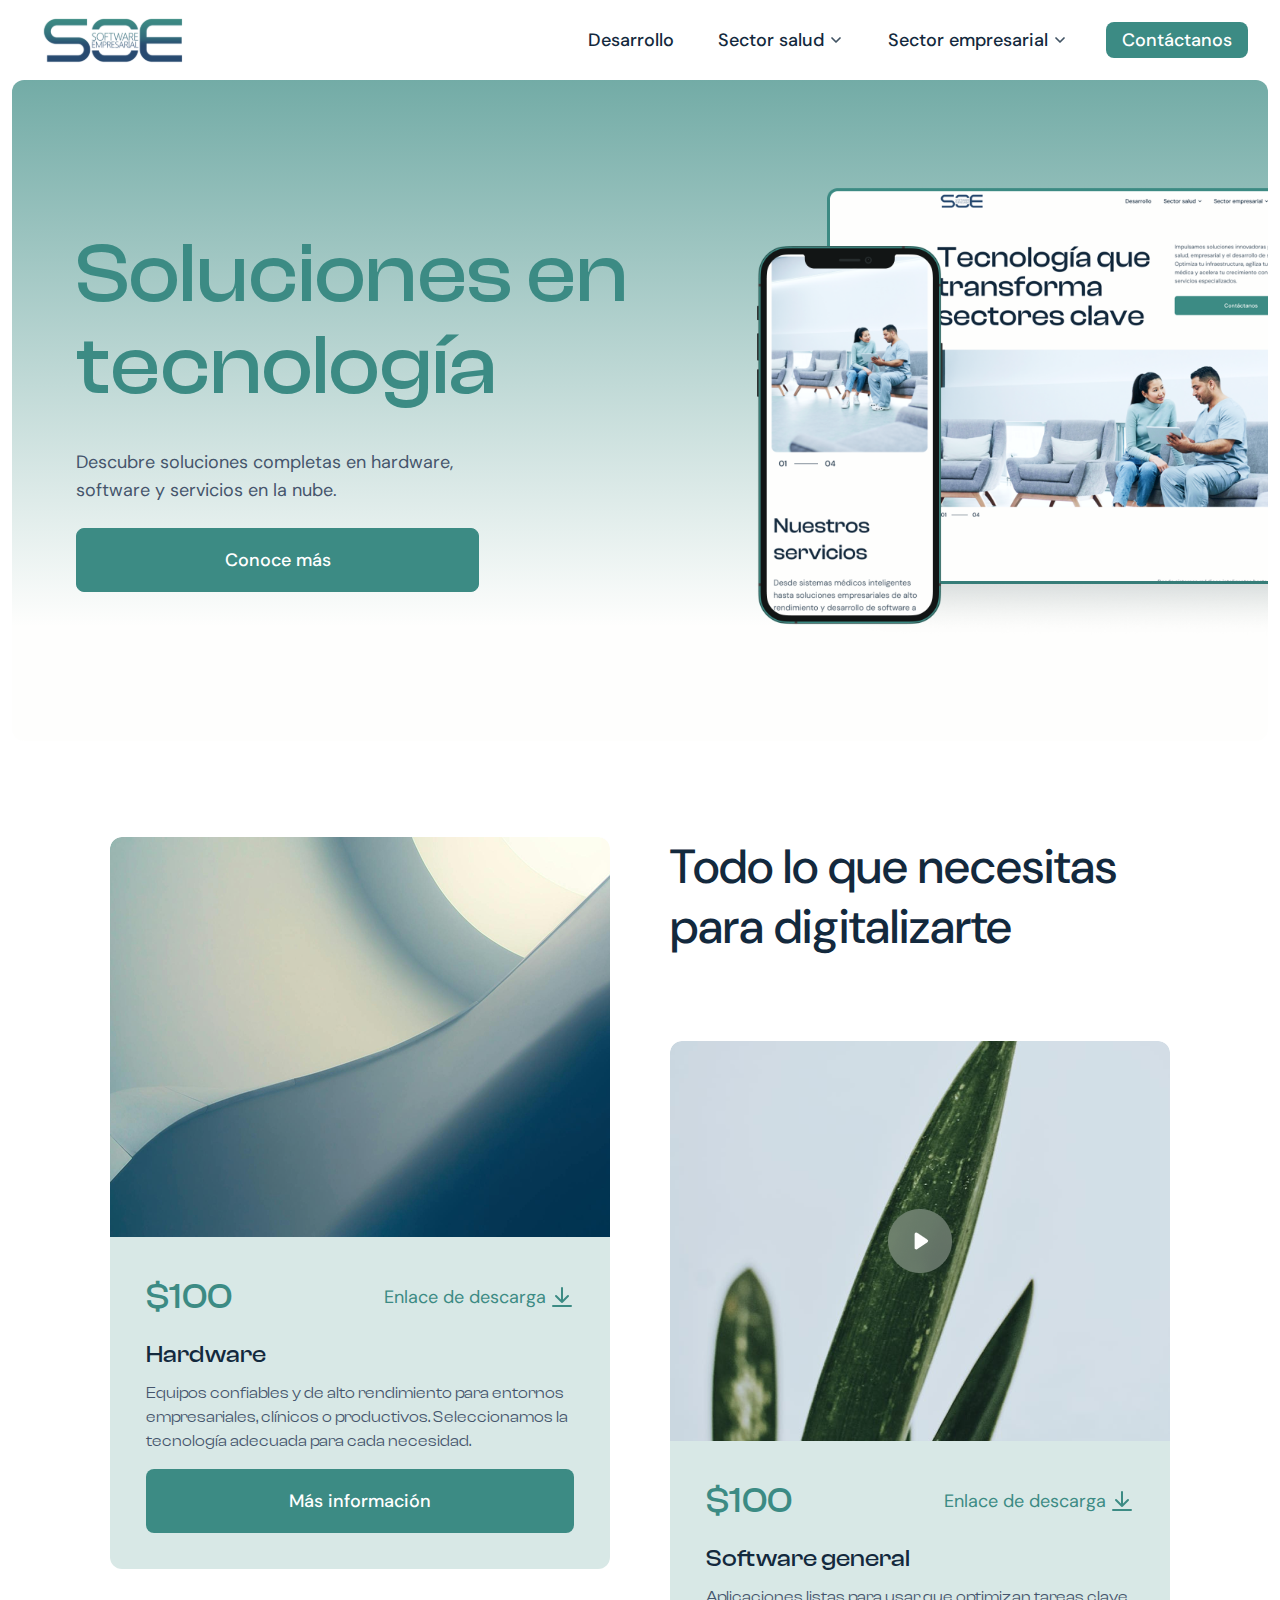
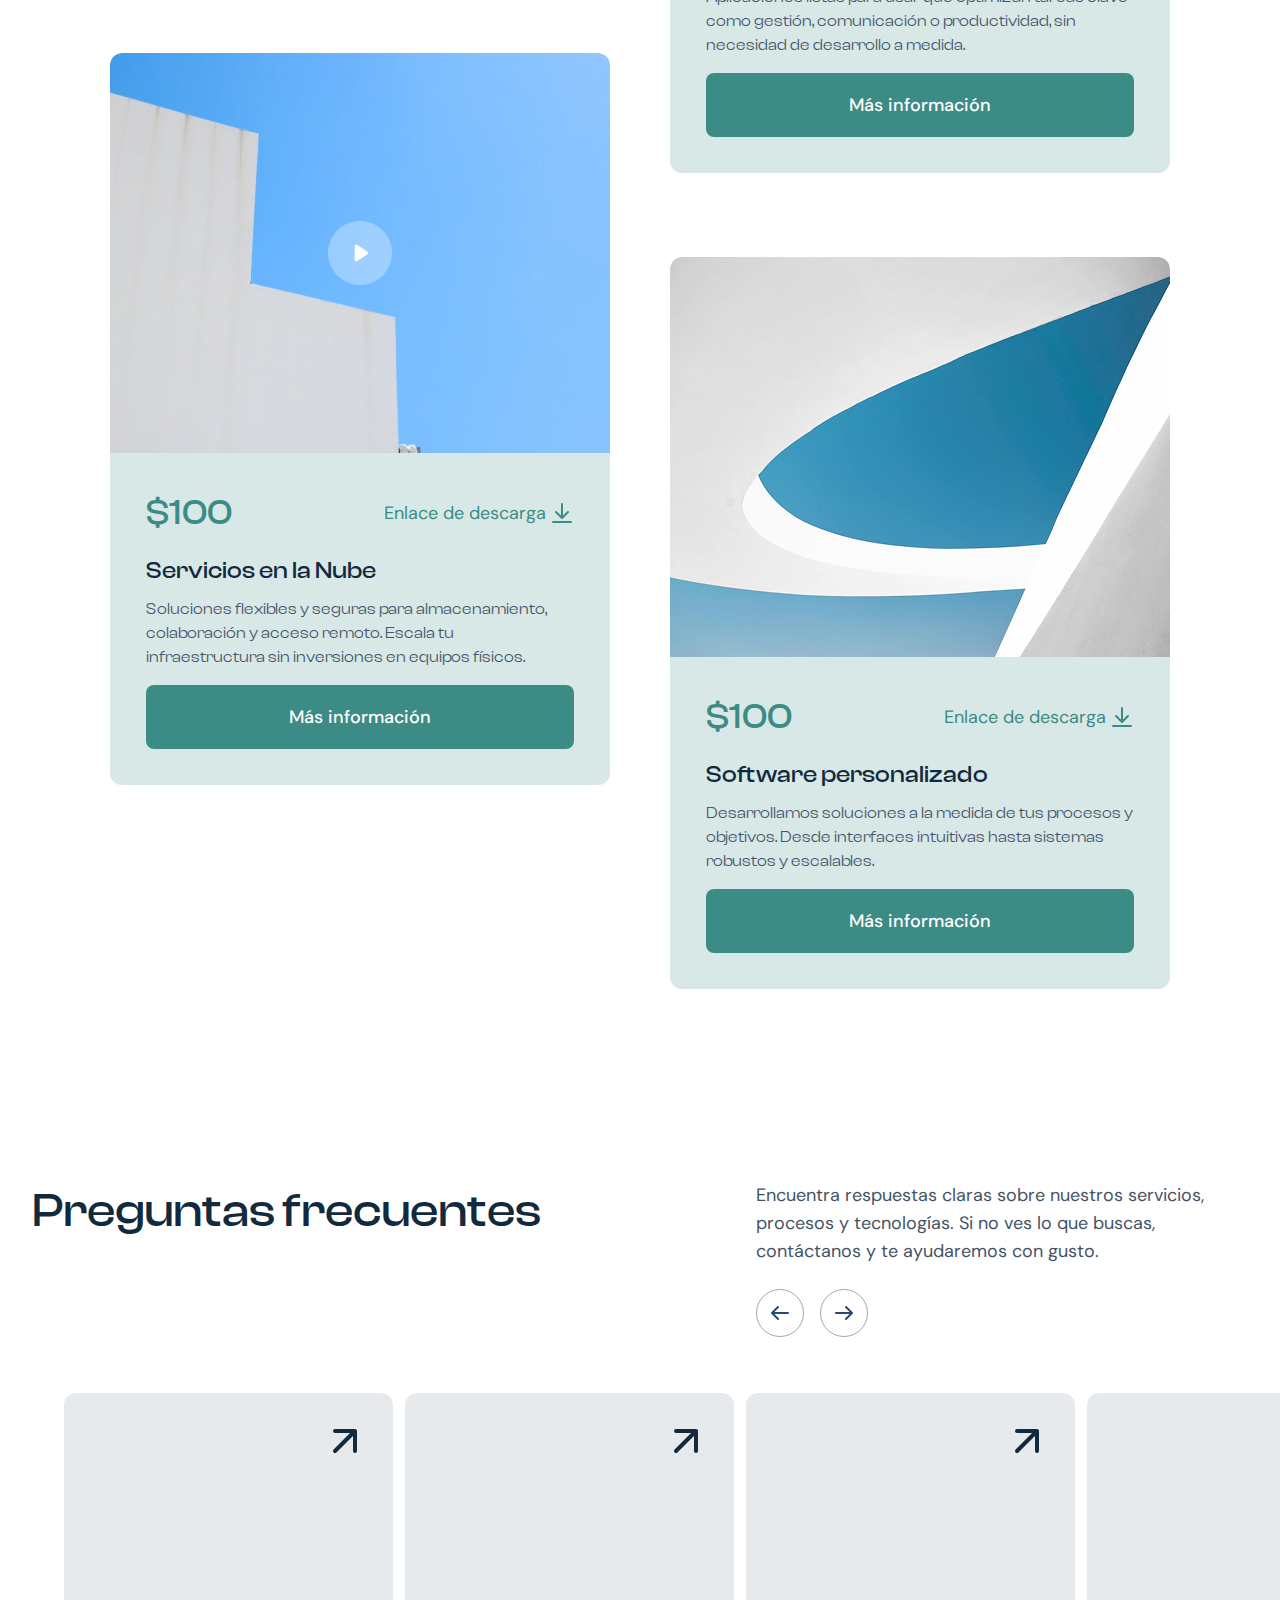
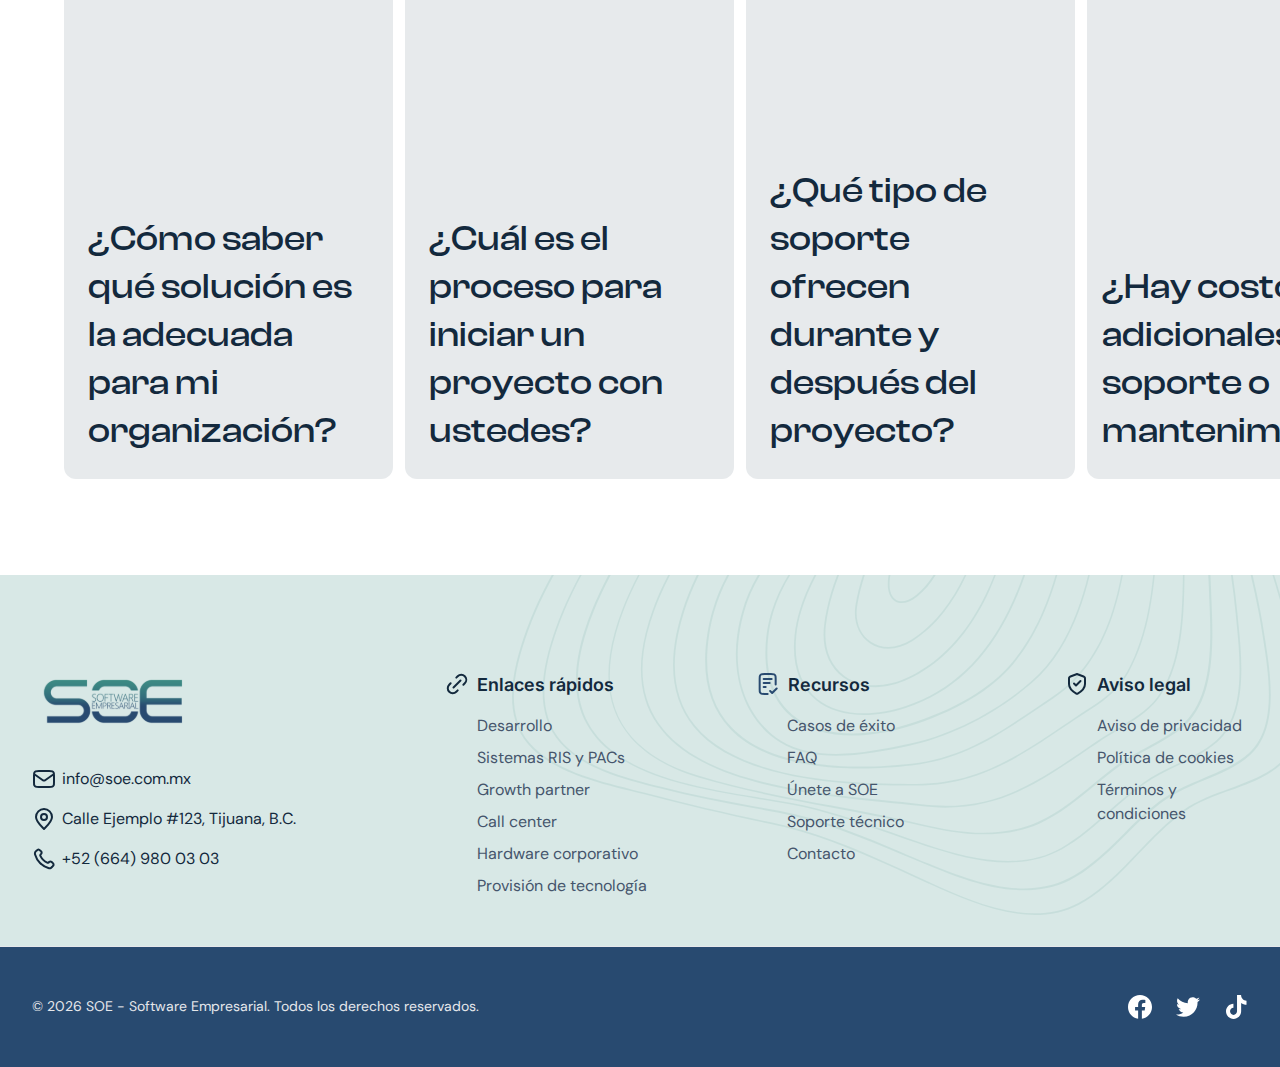
<file: src/soluciones.html>
<!DOCTYPE html>
<html lang="en" data-theme="light" class="scroll-smooth">

<head>
  <meta charset="UTF-8" />
  <meta name="viewport" content="width=device-width, initial-scale=1.0" />
  <title>SOE</title>

  <!-- favicon  -->
  <link rel="apple-touch-icon" sizes="180x180" href="./images/favicon/apple-touch-icon.png">
  <link rel="icon" type="image/png" sizes="32x32" href="./images/favicon/favicon-32x32.png">
  <link rel="icon" type="image/png" sizes="16x16" href="./images/favicon/favicon-16x16.png">
  <link rel="manifest" href="./images/favicon/site.webmanifest">



  <!-- google font  -->
  <link rel="preconnect" href="https://fonts.googleapis.com">
  <link rel="preconnect" href="https://fonts.gstatic.com" crossorigin>
  <link
    href="https://fonts.googleapis.com/css2?family=DM+Sans:ital,opsz,wght@0,9..40,100..1000;1,9..40,100..1000&family=Inter:ital,opsz,wght@0,14..32,100..900;1,14..32,100..900&display=swap"
    rel="stylesheet">
  <!-- swiper css -->
  <link rel="stylesheet" href="https://cdn.jsdelivr.net/npm/swiper@11/swiper-bundle.min.css" />
  <!-- custom font start  -->
  <link rel="stylesheet" href="./fonts/web-clash-display/css/clash-display.css">
  <link rel="stylesheet" href="./css/style.min.css">
</head>

<body>
  <!-- Preloader -->
  <div id="preloader" class="fixed inset-0 bg-white z-50 flex items-center justify-center">
    <img src="./images/logo.svg" alt="logo">
    <div
      class="w-16 h-16 border-4 border-gray-300 rounded-full spinner border-t-blue-500 absolute left-0 right-0 m-auto">
    </div>
  </div>

  <!-- Header -->
  <header class="bg-white py-2.5 sticky top-0 z-30 lg:shadow-none shadow-xl">
    <!-- desktop nav -->
    <div class="container flex flex-row justify-between gap-5 lg:gap-8 items-center">
      <a href="index.html"><img src="./images/logo.svg" alt="gembet" class="xl:w-auto w-[116px]" /></a>

      <div class="md:hidden">
        <button
          class="justify-center text-text-body-primary text-xs font-medium font-Inter leading-none text-center flex flex-col gap-1"
          data-mobile-menu-toggle="">
          <img src="./images/menu.svg" alt="menu" />
        </button>
      </div>
      <!-- Desktop Nav -->
      <nav class="hidden md:flex space-x-4 items-center">
        <ul class="flex flex-row gap-5 lg:gap-8 items-center">
          <li>
            <a href="./development.html"
              class="text-slate-800 text-base lg:text-lg font-medium leading-7 transition-all px-1.5 py-1  hover:text-slate-500 active:text-slate-500 focus:text-slate-500 ">Desarrollo</a>
          </li>
          <li class="relative dropdown transition-all">
            <button
              class="dropdown-toggle flex justify-center items-center transition-all cursor-pointer text-slate-800 text-base lg:text-lg font-medium leading-7 px-1.5 py-1 gap-1  hover:text-slate-500"
              data-dropdown>
              Sector salud
              <svg xmlns="http://www.w3.org/2000/svg" width="16" height="16" viewBox="0 0 16 16" fill="none"
                class="transition-all">
                <path d="M4 6L8 10L12 6" stroke="#425464" stroke-width="1.75" stroke-linecap="round"
                  stroke-linejoin="round" />
              </svg>
            </button>
            <div
              class="dropdown-menu dropdown-content transition-all right-0 w-[250px] p-3 bg-white rounded-xl shadow-custom absolute">
              <ul class="flex flex-col">
                <li>
                  <a href="./systems.html"
                    class="flex flex-row gap-3 p-3 hover:bg-zinc-200 active:bg-zinc-200 focus:bg-zinc-200 rounded-lg transition-all duration-300 text-slate-800 text-base lg:text-lg font-medium leading-7">
                    Sistemas RIS y PACs
                  </a>
                </li>

                <li>
                  <a href="./partner.html"
                    class="flex flex-row gap-3 p-3 hover:bg-zinc-200 active:bg-zinc-200 focus:bg-zinc-200 rounded-lg transition-all duration-300 text-slate-800 text-base lg:text-lg font-medium leading-7">
                    Growth partner
                  </a>
                </li>
                <li>
                  <a href="./call-center.html"
                    class="flex flex-row gap-3 p-3 hover:bg-zinc-200 active:bg-zinc-200 focus:bg-zinc-200 rounded-lg transition-all duration-300 text-slate-800 text-base lg:text-lg font-medium leading-7">
                    Call center
                  </a>
                </li>
              </ul>
            </div>
          </li>
          <li class="relative dropdown transition-all">
            <button
              class="dropdown-toggle flex justify-center items-center transition-all cursor-pointer text-slate-800 text-base lg:text-lg font-medium leading-7 px-1.5 py-1 gap-1  hover:text-slate-500"
              data-dropdown>
              Sector empresarial
              <svg xmlns="http://www.w3.org/2000/svg" width="16" height="16" viewBox="0 0 16 16" fill="none"
                class="transition-all">
                <path d="M4 6L8 10L12 6" stroke="#425464" stroke-width="1.75" stroke-linecap="round"
                  stroke-linejoin="round" />
              </svg>
            </button>
            <div
              class="dropdown-menu dropdown-content transition-all right-0 w-[250px] p-3 bg-white rounded-xl shadow-custom absolute">
              <ul class="flex flex-col">
                <li>
                  <a href="./hardware.html"
                    class="flex flex-row gap-3 p-3 hover:bg-zinc-200 active:bg-zinc-200 focus:bg-zinc-200 rounded-lg transition-all duration-300 text-slate-800 text-base lg:text-lg font-medium leading-7">
                    Hardware corporativo
                  </a>
                </li>

                <li>
                  <a href="./soluciones.html"
                    class="flex flex-row gap-3 p-3 hover:bg-zinc-200 active:bg-zinc-200 focus:bg-zinc-200 rounded-lg transition-all duration-300 text-slate-800 text-base lg:text-lg font-medium leading-7">
                    Provisión de tecnología 
                  </a>
                </li>
              </ul>
            </div>
          </li>
          <li class="relative dropdown group transition-all">
            <button
              class="dropdown-toggle flex justify-center items-center transition-all cursor-pointer text-white text-base lg:text-lg font-medium leading-7 px-2 lg:px-4 py-1 gap-1 bg-slate-500 rounded-lg"
              data-dropdown>
              Contáctanos
            </button>
            <div
              class="dropdown-menu dropdown-content absolute group-hover:!block transition-all right-0 w-[350px] p-3 bg-white rounded-xl shadow-custom">
              <ul class="flex flex-col">
                <li>
                  <a href="mailto:+52 664 980 03 03"
                    class="flex flex-row gap-3 p-3 hover:bg-zinc-200 active:bg-zinc-200 focus:bg-zinc-200 rounded-lg transition-all duration-300">
                    <span class="">
                      <img src="./images/call.svg" alt="call" />
                    </span>
                    <span class="flex flex-col">
                      <span class="text-slate-800 text-base lg:text-lg font-medium leading-7">Atención telefónica</span>
                      <span class="text-slate-600 text-base lg:text-lg font-normal leading-7">+52 (664) 980 03 03</span>
                    </span>
                  </a>
                </li>

                <li>
                  <a href="https://wa.link/tjyxcl"
                    class="flex flex-row gap-3 p-3 hover:bg-zinc-200 active:bg-zinc-200 focus:bg-zinc-200 rounded-lg transition-all duration-300">
                    <span class="">
                      <img src="./images/whatsapp-dropdown.svg" alt="whatsapp" />
                    </span>
                    <span class="flex flex-col">
                      <span class="text-slate-800 text-base lg:text-lg font-medium leading-7">WhatsApp</span>
                      <span class="text-slate-600 text-base lg:text-lg font-normal leading-7">+52 (664) 980 03 03</span>
                    </span>
                  </a>
                </li>
                <li>
                  <a href="mailto:info@soe.com.mx"
                    class="flex flex-row gap-3 p-3 hover:bg-zinc-200 active:bg-zinc-200 focus:bg-zinc-200 rounded-lg transition-all duration-300">
                    <span class="">
                      <img src="./images/mail-dropdown.svg" alt="mail" />
                    </span>
                    <span class="flex flex-col">
                      <span class="text-slate-800 text-base lg:text-lg font-medium leading-7">Enviar mensaje</span>
                      <span class="text-slate-600 text-base lg:text-lg font-normal leading-7">info@soe.com.mx</span>
                    </span>
                  </a>
                </li>
                <li>
                  <a href=""
                    class="flex flex-row gap-3 p-3 hover:bg-zinc-200 active:bg-zinc-200 focus:bg-zinc-200 rounded-lg transition-all duration-300">
                    <span class="">
                      <img src="./images/location-dropdown.svg" alt="location" />
                    </span>
                    <span class="flex flex-col">
                      <span class="text-slate-800 text-base lg:text-lg font-medium leading-7">Dirección</span>
                      <span class="text-slate-600 text-base lg:text-lg font-normal leading-7">Calle Ejemplo #123,
                        Tijuana, B.C.</span>
                    </span>
                  </a>
                </li>
              </ul>
            </div>
          </li>
        </ul>
      </nav>
    </div>

    <!-- Mobile Offcanvas -->
    <div class="offcanvas fixed inset-0 bg-white bg-opacity-50 h-screen overflow-y-auto z-50 md:hidden" id="mobileMenu">
      <div class="bg-white w-full max-w-full h-full py-4 relative">
        <div class="flex flex-row items-center justify-between px-4">
          <a href="">
            <img src="./images/logo.svg" alt="logo" class="w-[120px]" />
          </a>
          <button class="cursor-pointer" data-close-mobile>
            <img src="./images/close.svg" alt="close" />
          </button>
        </div>
        <div class="mt-5 px-4">
          <nav class="flex space-x-4 items-center">
            <ul class="flex flex-col gap-5">
              <li class="flex flex-col justify-start text-start">
                <a href="./development.html"
                  class="text-slate-800 text-base lg:text-lg font-medium leading-7 transition-all px-1.5 py-1  hover:text-slate-500 active:text-slate-500 focus:text-slate-500 ">Desarrollo</a>
              </li>

              <li class="relative dropdown transition-all flex flex-col justify-start">
                <button
                  class="dropdown-toggle flex justify-start items-center transition-all cursor-pointer text-slate-800 text-base lg:text-lg font-medium leading-7 px-1.5 py-1 gap-1  hover:text-slate-500 active:text-slate-500 focus:text-slate-500 "
                  data-dropdown>
                  Sector salud
                  <svg xmlns="http://www.w3.org/2000/svg" width="16" height="16" viewBox="0 0 16 16" fill="none"
                    class="transition-all">
                    <path d="M4 6L8 10L12 6" stroke="#425464" stroke-width="1.75" stroke-linecap="round"
                      stroke-linejoin="round" />
                  </svg>
                </button>
                <div class="dropdown-menu dropdown-content transition-all w-full p-3 rounded-xl">
                  <ul class="flex flex-col">
                    <li>
                      <a href="./systems.html"
                        class="flex flex-row gap-3 p-3 hover:bg-zinc-200 active:bg-zinc-200 focus:bg-zinc-200 rounded-lg transition-all duration-300 text-slate-800 text-base lg:text-lg font-medium leading-7">
                        Sistemas RIS y PACs
                      </a>
                    </li>

                    <li>
                      <a href="./partner.html"
                        class="flex flex-row gap-3 p-3 hover:bg-zinc-200 active:bg-zinc-200 focus:bg-zinc-200 rounded-lg transition-all duration-300 text-slate-800 text-base lg:text-lg font-medium leading-7">
                        Growth partner
                      </a>
                    </li>
                    <li>
                      <a href="./call-center.html"
                        class="flex flex-row gap-3 p-3 hover:bg-zinc-200 active:bg-zinc-200 focus:bg-zinc-200 rounded-lg transition-all duration-300 text-slate-800 text-base lg:text-lg font-medium leading-7">
                        Call center
                      </a>
                    </li>
                  </ul>
                </div>
              </li>
              <li class="relative dropdown transition-all flex flex-col justify-start">
                <button
                  class="dropdown-toggle flex justify-start items-center transition-all cursor-pointer text-slate-800 text-base lg:text-lg font-medium leading-7 px-1.5 py-1 gap-1  hover:text-slate-500 active:text-slate-500 focus:text-slate-500 "
                  data-dropdown>
                  Sector empresarial
                  <svg xmlns="http://www.w3.org/2000/svg" width="16" height="16" viewBox="0 0 16 16" fill="none"
                    class="transition-all">
                    <path d="M4 6L8 10L12 6" stroke="#425464" stroke-width="1.75" stroke-linecap="round"
                      stroke-linejoin="round" />
                  </svg>
                </button>
                <div class="dropdown-menu dropdown-content transition-all w-full p-3 bg-white rounded-xl">
                  <ul class="flex flex-col">
                    <li>
                      <a href="./hardware.html"
                        class="flex flex-row gap-3 p-3 hover:bg-zinc-200 active:bg-zinc-200 focus:bg-zinc-200 rounded-lg transition-all duration-300 text-slate-800 text-base lg:text-lg font-medium leading-7">
                        Hardware corporativo
                      </a>
                    </li>

                    <li>
                      <a href="./soluciones.html"
                        class="flex flex-row gap-3 p-3 hover:bg-zinc-200 active:bg-zinc-200 focus:bg-zinc-200 rounded-lg transition-all duration-300 text-slate-800 text-base lg:text-lg font-medium leading-7">
                        Provisión de tecnología 
                      </a>
                    </li>
                  </ul>
                </div>
              </li>
            </ul>
          </nav>
        </div>
        <div class="pt-6">
          <div class="border-b border-[#E7EAEC]"></div>
          <div class="px-4 py-6 flex flex-row justify-around">
            <ul class="space-y-3">
              <li class="flex flex-row gap-1 items-center">
                <img src="./images/list-menu.svg" alt="recursos" />
                <h4 class="text-basic-black text-base font-DMSans font-medium">
                  Recursos
                </h4>
              </li>
              <li>
                <a href="#" class="text-basic-black text-sm font-DMSans font-normal">Casos de éxito</a>
              </li>
              <li>
                <a href="#" class="text-basic-black text-sm font-DMSans font-normal">FAQ</a>
              </li>
              <li>
                <a href="#" class="text-basic-black text-sm font-DMSans font-normal">Únete a SOE</a>
              </li>
            </ul>
            <ul class="space-y-3">
              <li class="flex flex-row gap-1 items-center">
                <img src="./images/shield-menu.svg" alt="recursos" />
                <h4 class="text-basic-black text-base font-DMSans font-medium">
                  Aviso legal
                </h4>
              </li>
              <li>
                <a href="#" class="text-basic-black text-sm font-DMSans font-normal">Aviso de privacidad</a>
              </li>
              <li>
                <a href="#" class="text-basic-black text-sm font-DMSans font-normal">FAQ</a>
              </li>
              <li>
                <a href="#" class="text-basic-black text-sm font-DMSans font-normal">Términos y condiciones</a>
              </li>
            </ul>
          </div>
          <div class="px-4">
            <a href="./contactanos.html"
              class="flex justify-center items-center transition-all cursor-pointer text-white text-base lg:text-lg font-medium leading-7 px-2 lg:px-4 py-[10px] gap-1 bg-slate-500 rounded-lg">
              Contáctanos
            </a>
            <div class="pt-6">
              <ul class="flex flex-col">
                <li>
                  <a href="mailto:+52 664 980 03 03"
                    class="flex flex-row gap-3 p-3 hover:bg-zinc-200 active:bg-zinc-200 focus:bg-zinc-200 rounded-lg transition-all duration-300">
                    <span class="mt-1">
                      <img src="./images/call.svg" alt="call" />
                    </span>
                    <span class="flex flex-col">
                      <span class="text-slate-800 text-base lg:text-lg font-medium leading-7">Atención telefónica</span>
                      <span class="text-slate-600 text-base lg:text-lg font-normal leading-7">+52 (664) 980 03 03</span>
                    </span>
                  </a>
                </li>

                <li>
                  <a href="https://wa.link/tjyxcl"
                    class="flex flex-row gap-3 p-3 hover:bg-zinc-200 active:bg-zinc-200 focus:bg-zinc-200 rounded-lg transition-all duration-300">
                    <span class="mt-1">
                      <img src="./images/whatsapp-dropdown.svg" alt="whatsapp" />
                    </span>
                    <span class="flex flex-col">
                      <span class="text-slate-800 text-base lg:text-lg font-medium leading-7">WhatsApp</span>
                      <span class="text-slate-600 text-base lg:text-lg font-normal leading-7">+52 (664) 980 03 03</span>
                    </span>
                  </a>
                </li>
                <li>
                  <a href="mailto:info@soe.com.mx"
                    class="flex flex-row gap-3 p-3 hover:bg-zinc-200 active:bg-zinc-200 focus:bg-zinc-200 rounded-lg transition-all duration-300">
                    <span class="mt-1">
                      <img src="./images/mail-dropdown.svg" alt="mail" />
                    </span>
                    <span class="flex flex-col">
                      <span class="text-slate-800 text-base lg:text-lg font-medium leading-7">Enviar mensaje</span>
                      <span class="text-slate-600 text-base lg:text-lg font-normal leading-7">info@soe.com.mx</span>
                    </span>
                  </a>
                </li>
                <li>
                  <a href=""
                    class="flex flex-row gap-3 p-3 hover:bg-zinc-200 active:bg-zinc-200 focus:bg-zinc-200 rounded-lg transition-all duration-300">
                    <span class="mt-1">
                      <img src="./images/location-dropdown.svg" alt="location" />
                    </span>
                    <span class="flex flex-col">
                      <span class="text-slate-800 text-base lg:text-lg font-medium leading-7">Dirección</span>
                      <span class="text-slate-600 text-base lg:text-lg font-normal leading-7">Calle Ejemplo #123,
                        Tijuana, B.C.</span>
                    </span>
                  </a>
                </li>
              </ul>
            </div>
          </div>
        </div>
      </div>
    </div>
  </header>

  <main>
    <!-- tectnologia start -->
    <section class="tecnologia px-3">
      <div class="py-12 md:py-15 lg:py-24 tecnologia-bg rounded-xl">
        <!-- desktop -->
        <div class="relative w-full hidden lg:block">
          <!-- Slider wrapper with only left container spacing -->
          <div class="overflow-x-auto pl-4 sm:pl-8 lg:pl-16 2xl:pl-[calc((100vw-1216px)/2)]">
            <div class="flex flex-row justify-between items-center gap-6 xl:gap-16 overflow-x-hidden">
              <div class="flex flex-col items-center lg:items-start gap-9 lg:col-span-4 xl:w-[617px] lg:w-[550px]">
                <h1
                  class="text-slate-500 text-[46px] md:text-7xl lg:text-[84px] font-medium font-ClashDisplay leading-[54px] md:leading-[84px] lg:leading-[92px] lg:w-[665px] max-w-full text-center lg:text-left">
                  Soluciones en tecnología
                </h1>
                <div class="flex flex-col gap-6 lg:w-[435px] max-w-full">
                  <p class="text-slate-600 text-lg font-normal  leading-7 text-center lg:text-start">
                    Descubre soluciones completas en hardware, software y servicios en la nube.
                  </p>

                  <a href="#"
                    class="w-full max-w-[403px] min-h-16 max-h-16 p-4 bg-slate-500 border border-slate-500 rounded-lg inline-flex flex-col justify-center items-center gap-3.5 text-center text-white text-lg font-medium  leading-7 self-center lg:self-start hover:outline hover:bg-white  hover:text-slate-500 active:text-slate-500 focus:text-slate-500   focus:bg-white focus:shadow transition-colors duration-300">
                    Conoce más
                  </a>
                </div>
              </div>
              <div class="lg:col-span-8 text-right mx-auto lg:mr-4 ">
                <img src="./images/hardware-banner.png" alt="systems-banners"
                  class="lg:ml-auto 2xl:min-w-[855px] xl:min-w-[675px] lg:min-w-[550px] max-w-full" />
              </div>
            </div>
          </div>
        </div>
        <!-- tab mobile -->
        <div class="lg:hidden w-full space-y-[50px]">
          <div class="container">
            <div class="flex flex-col items-center gap-9">
              <h2
                class="text-slate-500 text-[46px] md:text-7xl lg:text-[84px] font-medium font-ClashDisplay leading-[54px] md:leading-[84px] lg:leading-[92px] lg:w-[665px] max-w-full text-center">
                Soluciones en tecnología
              </h2>
              <div class="flex flex-col gap-6 w-full">
                <p class="text-slate-600 text-lg font-normal  leading-7 text-center">
                  Descubre soluciones completas en hardware, software y servicios en la nube.
                </p>

                <a href="#"
                  class="w-full max-w-[403px] min-h-16 max-h-16 p-4 bg-slate-500 border border-slate-500 hover:bg-transparent  hover:text-slate-500 active:text-slate-500 focus:text-slate-500  rounded-lg inline-flex flex-col justify-center items-center gap-3.5 text-center text-white text-lg font-medium focus:bg-white focus:shadow leading-7 self-center">
                  Conoce más
                </a>
              </div>
            </div>
          </div>
          <div class="relative w-full">
            <!-- Slider wrapper with only left container spacing -->
            <div class="overflow-x-auto -mr-4 lg:m-0 sm:pl-8 lg:pl-16 2xl:pl-[calc((100vw-1216px)/2)]">
              <div class="">
                <img src="./images/hardware-banner-two.png" alt="systems-banners" class="w-full sm:block hidden" />
                <img src="./images/hardware-bannner-mobile.png" alt="systems-banners" class="w-full sm:hidden" />
              </div>
            </div>
          </div>
        </div>
      </div>
    </section>
    <!-- tecnologia end -->

    <!-- Todo lo que necesitas para digitalizarte start  -->
    <section class="necesitas py-12 lg:py-24 overflow-hidden">
      <div class="container">
        <div class="md:hidden mb-[18px]">
          <h2 class="text-slate-800 text-4xl text-center font-medium leading-10">
            Todo
            lo que necesitas para digitalizarte</h2>
        </div>
        <div class="">
          <div
            class="mx-auto lg:w-[1060px] md:max-w-full grid grid-cols-1 md:grid-cols-2 md:gap-5 lg:gap-[60px] gap-3 md:pr-0">
            <div class="md:flex md:flex-col grid grid-cols-1 md:grid-cols-none  md:gap-y-10 lg:gap-y-[84px] gap-3">
              <!-- single item start  -->
              <div class="">
                <div class="">
                  <img src="./images/Hardware.png" alt="Hardware" class="rounded-tl-xl rounded-tr-xl w-full">
                </div>
                <div class="p-[18px] lg:p-9 bg-accent-tertiary rounded-bl-xl rounded-br-xl flex flex-col gap-4 ">
                  <div class="flex flex-row justify-between items-center">
                    <h3 class="text-slate-500 text-2xl md:text-4xl font-medium font-ClashDisplay md:leading-[48px]">$100
                    </h3>
                    <a href="#"
                      class="text-slate-500 text-base md:text-lg font-normal  md:leading-7 flex flex-row gap-1 items-center cursor-pointer" download="filename.pdf">
                      <span>Enlace de descarga</span>
                      <svg xmlns="http://www.w3.org/2000/svg" width="24" height="24" viewBox="0 0 24 24" fill="none">
                        <path d="M21 21H3M18 11L12 17M12 17L6 11M12 17V3" stroke="#3C8B84" stroke-width="2"
                          stroke-linecap="round" stroke-linejoin="round" />
                      </svg>
                    </a>
                  </div>
                  <div class="flex flex-col gap-2">
                    <h4 class="text-slate-800 text-2xl font-medium font-ClashDisplay leading-9">
                      Hardware</h4>
                    <p class="text-slate-600 text-base font-normal font-ClashDisplay leading-normal">Equipos
                      confiables y de alto rendimiento para entornos empresariales, clínicos o productivos.
                      Seleccionamos
                      la
                      tecnología
                      adecuada para cada necesidad.</p>
                  </div>
                  <div class="">
                    <a href=""
                      class="min-h-16 p-4 bg-slate-500 rounded-lg flex flex-col justify-center items-center gap-3.5 text-center w-full text-white text-lg font-medium  leading-7 hover:outline hover:bg-white  hover:text-slate-500 active:text-slate-500 focus:text-slate-500  focus:text-slate-500 focus:bg-white focus:shadow transition-colors duration-300">
                      Más información


                    </a>
                  </div>
                </div>
              </div>
              <!-- single item start  -->
              <!-- single item start  -->
              <div class="">
                <div class="">
                  <img src="./images/Servicios-en-la-Nube.png" alt="Hardware"
                    class="rounded-tl-xl rounded-tr-xl w-full">
                </div>
                <div class="p-[18px] lg:p-9 bg-accent-tertiary rounded-bl-xl rounded-br-xl flex flex-col gap-4 ">
                  <div class="flex flex-row justify-between items-center">
                    <h3 class="text-slate-500 text-2xl md:text-4xl font-medium font-ClashDisplay md:leading-[48px]">$100
                    </h3>
                    <a href="#"
                      class="text-slate-500 text-base md:text-lg font-normal  md:leading-7 flex flex-row gap-1 items-center cursor-pointer" download="filename.pdf">
                      <span>Enlace de descarga</span>
                      <svg xmlns="http://www.w3.org/2000/svg" width="24" height="24" viewBox="0 0 24 24" fill="none">
                        <path d="M21 21H3M18 11L12 17M12 17L6 11M12 17V3" stroke="#3C8B84" stroke-width="2"
                          stroke-linecap="round" stroke-linejoin="round" />
                      </svg>
                    </a>
                  </div>
                  <div class="flex flex-col gap-2">
                    <h4 class="text-slate-800 text-2xl font-medium font-ClashDisplay leading-9">
                      Servicios en la Nube</h4>
                    <p class="text-slate-600 text-base font-normal font-ClashDisplay leading-normal">Soluciones
                      flexibles
                      y seguras para almacenamiento, colaboración y acceso remoto. Escala tu infraestructura sin
                      inversiones en equipos físicos.</p>
                  </div>
                  <div class="">
                    <a href=""
                      class="min-h-16 p-4 bg-slate-500 rounded-lg flex flex-col justify-center items-center gap-3.5 text-center w-full text-white text-lg font-medium  leading-7 hover:outline hover:bg-white  hover:text-slate-500 active:text-slate-500 focus:text-slate-500  focus:text-slate-500 focus:bg-white focus:shadow transition-colors duration-300">
                      Más información


                    </a>
                  </div>
                </div>
              </div>
              <!-- single item start  -->
            </div>

            <div class="md:flex md:flex-col grid grid-cols-1 md:grid-cols-none  gap-y-10 gap-3 md:lg:gap-y-[84px]">
              <div class="md:block hidden">
                <h2 class="text-slate-800 text-5xl font-medium leading-[60px]">
                  Todo
                  lo que necesitas para digitalizarte</h2>
              </div>
              <!-- single item start  -->
              <div class="">
                <div class="">
                  <img src="./images/Software-general.png" alt="Software" class="rounded-tl-xl rounded-tr-xl w-full">
                </div>
                <div class="p-[18px] lg:p-9 bg-accent-tertiary rounded-bl-xl rounded-br-xl flex flex-col gap-4 ">
                  <div class="flex flex-row justify-between items-center">
                    <h3 class="text-slate-500 text-2xl md:text-4xl font-medium font-ClashDisplay md:leading-[48px]">$100
                    </h3>
                    <a href="#"
                      class="text-slate-500 text-base md:text-lg font-normal  md:leading-7 flex flex-row gap-1 items-center cursor-pointer" download="filename.pdf">
                      <span>Enlace de descarga</span>
                      <svg xmlns="http://www.w3.org/2000/svg" width="24" height="24" viewBox="0 0 24 24" fill="none">
                        <path d="M21 21H3M18 11L12 17M12 17L6 11M12 17V3" stroke="#3C8B84" stroke-width="2"
                          stroke-linecap="round" stroke-linejoin="round" />
                      </svg>
                    </a>
                  </div>
                  <div class="flex flex-col gap-2">
                    <h4 class="text-slate-800 text-2xl font-medium font-ClashDisplay leading-9">
                      Software general</h4>
                    <p class="text-slate-600 text-base font-normal font-ClashDisplay leading-normal">Aplicaciones listas
                      para usar que optimizan tareas clave como gestión, comunicación o productividad, sin necesidad de
                      desarrollo a medida.</p>
                  </div>
                  <div class="">
                    <a href=""
                      class="min-h-16 p-4 bg-slate-500 rounded-lg flex flex-col justify-center items-center gap-3.5 text-center w-full text-white text-lg font-medium  leading-7 hover:outline hover:bg-white  hover:text-slate-500 active:text-slate-500 focus:text-slate-500  focus:text-slate-500 focus:bg-white focus:shadow transition-colors duration-300">
                      Más información


                    </a>
                  </div>
                </div>
              </div>
              <!-- single item start  -->
              <!-- single item start  -->
              <div class="">
                <div class="">
                  <img src="./images/Software-personalizado.png" alt="Software-personalizado"
                    class="rounded-tl-xl rounded-tr-xl w-full">
                </div>
                <div class="p-[18px] lg:p-9 bg-accent-tertiary rounded-bl-xl rounded-br-xl flex flex-col gap-4 ">
                  <div class="flex flex-row justify-between items-center">
                    <h3 class="text-slate-500 text-2xl md:text-4xl font-medium font-ClashDisplay md:leading-[48px]">$100
                    </h3>
                    <a href="#"
                      class="text-slate-500 text-base md:text-lg font-normal  md:leading-7 flex flex-row gap-1 items-center cursor-pointer" download="filename.pdf">
                      <span>Enlace de descarga</span>
                      <svg xmlns="http://www.w3.org/2000/svg" width="24" height="24" viewBox="0 0 24 24" fill="none">
                        <path d="M21 21H3M18 11L12 17M12 17L6 11M12 17V3" stroke="#3C8B84" stroke-width="2"
                          stroke-linecap="round" stroke-linejoin="round" />
                      </svg>
                    </a>
                  </div>
                  <div class="flex flex-col gap-2">
                    <h4 class="text-slate-800 text-2xl font-medium font-ClashDisplay leading-9">
                      Software personalizado</h4>
                    <p class="text-slate-600 text-base font-normal font-ClashDisplay leading-normal">Desarrollamos
                      soluciones a la medida de tus procesos y objetivos. Desde interfaces intuitivas hasta sistemas
                      robustos y
                      escalables.</p>
                  </div>
                  <div class="">
                    <a href=""
                      class="min-h-16 p-4 bg-slate-500 rounded-lg flex flex-col justify-center items-center gap-3.5 text-center w-full text-white text-lg font-medium  leading-7 hover:outline hover:bg-white  hover:text-slate-500 active:text-slate-500 focus:text-slate-500   hover:text-slate-500 active:text-slate-500 focus:text-slate-500  focus:bg-white focus:shadow duration-300">
                      Más información


                    </a>
                  </div>
                </div>
              </div>
              <!-- single item start  -->
            </div>

          </div>
        </div>
      </div>
    </section>
    <!-- Todo lo que necesitas para digitalizarte end -->

    <!-- frecuentes preguntas start -->
        <section class="frecuentes py-12 md:py-15 lg:py-24">
        <!-- Optional container just for heading/alignment (not wrapping the slider) -->
        <div
          class="container flex flex-col md:flex-row items-start justify-between mb-8 gap-6"
        >
          <div
            class="flex flex-col lg:flex-row justify-between items-start lg:items-start gap-6 w-full"
          >
            <h2
              class="text-basic-black text-[34px] md:text-4xl lg:text-5xl font-medium font-ClashDisplay leading-[46px] md:leading-[48px] lg:leading-[60px]"
            >
              Preguntas frecuentes
            </h2>

            <!-- doc -->
            <div class="flex flex-col items-start gap-6">
              <p
                class="text-gray-dark text-lg font-normal leading-7 w-full lg:max-w-[492px]"
              >
                Encuentra respuestas claras sobre nuestros servicios, procesos y
                tecnologías. Si no ves lo que buscas, contáctanos y te
                ayudaremos con gusto.
              </p>
              <!-- 👇 Custom Pagination Dots -->
              <div
                class="flex md:hidden lg:flex justify-start gap-4 items-center mb-6"
              >
                <button
                  class="frecuentes-prev cursor-pointer group w-12 h-12 rounded-full border border-gray-medium flex items-center justify-center hover:bg-[#13547A] transition"
                >
                  <svg
                    xmlns="http://www.w3.org/2000/svg"
                    viewBox="0 0 24 24"
                    fill="none"
                    class="w-6 h-6 stroke-[#284A70] group-hover:stroke-basic-white transition"
                  >
                    <path
                      d="M20 12H4M4 12L10 18M4 12L10 6"
                      stroke-width="2"
                      stroke-linecap="round"
                      stroke-linejoin="round"
                    />
                  </svg>
                </button>

                <button
                  class="frecuentes-next cursor-pointer group w-12 h-12 rounded-full border border-gray-medium flex items-center justify-center hover:bg-accent-primary transition"
                >
                  <svg
                    xmlns="http://www.w3.org/2000/svg"
                    viewBox="0 0 24 24"
                    fill="none"
                    class="w-6 h-6 stroke-[#284A70] group-hover:stroke-basic-white transition"
                  >
                    <path
                      d="M4 12H20M20 12L14 6M20 12L14 18"
                      stroke-width="2"
                      stroke-linecap="round"
                      stroke-linejoin="round"
                    />
                  </svg>
                </button>
              </div>
            </div>
          </div>
          <!-- 👇 Custom Pagination Dots -->
          <div
            class="hidden md:flex lg:hidden justify-start gap-4 items-center"
          >
            <button
              class="frecuentes-prev cursor-pointer group w-12 h-12 rounded-full border border-gray-medium flex items-center justify-center hover:bg-[#13547A] transition"
            >
              <svg
                xmlns="http://www.w3.org/2000/svg"
                viewBox="0 0 24 24"
                fill="none"
                class="w-6 h-6 stroke-[#284A70] group-hover:stroke-basic-white transition"
              >
                <path
                  d="M20 12H4M4 12L10 18M4 12L10 6"
                  stroke-width="2"
                  stroke-linecap="round"
                  stroke-linejoin="round"
                />
              </svg>
            </button>

            <button
              class="frecuentes-next cursor-pointer group w-12 h-12 rounded-full border border-gray-medium flex items-center justify-center hover:bg-accent-primary transition"
            >
              <svg
                xmlns="http://www.w3.org/2000/svg"
                viewBox="0 0 24 24"
                fill="none"
                class="w-6 h-6 stroke-[#284A70] group-hover:stroke-basic-white transition"
              >
                <path
                  d="M4 12H20M20 12L14 6M20 12L14 18"
                  stroke-width="2"
                  stroke-linecap="round"
                  stroke-linejoin="round"
                />
              </svg>
            </button>
          </div>
        </div>
        <div class="relative w-full">
          <!-- Slider wrapper with only left container spacing -->
          <div
            class="overflow-x-auto pl-4 sm:pl-8 lg:pl-16 2xl:pl-[calc((100vw-1216px)/2)]"
          >
            <!-- Swiper Container -->
            <div
              class="swiper frecuentesSwiper pl-4 pr-12 md:pl-8 md:pr-16 lg:pl-16 lg:pr-24 h-[584px] md:h-[686px]"
            >
              <div class="swiper-wrapper overflow-x-visible">
                <!-- Slide 1 -->
                <div
                  class="swiper-slide max-w-[calc(100%-80px)] md:max-w-[420px] shrink-0 h-full"
                >
                  <div
                    class="relative h-full w-full flex flex-col justify-end items-end rounded-xl p-6 bg-gray-light hover:bg-accent-primary text-white overflow-hidden group/slider groupItemNew"
                  >
                    <!-- main -->
                    <div
                      class="inline-block group-hover/slider:hidden transition-opacity duration-400 item1"
                    >
                      <h4
                        class="text-2xl md:text-3xl lg:text-4xl font-medium leading-8 md:leading-9 lg:leading-12 max-w-[372px] text-basic-black font-ClashDisplay"
                      >
                        ¿Cómo saber qué solución es la adecuada para mi
                        organización?
                      </h4>
                      <div class="absolute top-6 right-6">
                        <img
                          src="./images/arrow-up-right.svg"
                          alt="arrow-up-right"
                          class="w-6 h-8 md:w-12 md:h-12"
                        />
                      </div>
                    </div>
                    <!-- hover -->
                    <div
                      class="hidden group-hover/slider:inline-block transition-opacity duration-400 item2"
                    >
                      <div class="absolute top-6 right-6">
                        <img
                          src="./images/arrow-down-left.svg"
                          alt="arrow-up-left"
                          class="w-6 h-8 md:w-12 md:h-12"
                        />
                      </div>
                      <h4
                        class="text-2xl md:text-3xl lg:text-4xl font-medium leading-8 md:leading-9 lg:leading-12 max-w-[372px] text-basic-white font-ClashDisplay"
                      >
                        ¿Cómo saber qué solución es la adecuada para mi
                        organización?
                      </h4>
                      <p
                        class="font-normal text-sm md:text-base text-basic-white leading-5 md:leading-6 pt-6"
                      >
                        Antes de comenzar cualquier proyecto, analizamos tus
                        necesidades específicas mediante una consultoría inicial
                        gratuita. Evaluamos el sector en el que operas, tus
                        objetivos, y el estado actual de tu infraestructura o
                        procesos. Con base en ese diagnóstico, te proponemos una
                        solución personalizada que se alinee con tus metas, ya
                        sea en tecnología médica, empresarial o desarrollo de
                        software. Nuestro enfoque es ofrecer solo lo que
                        realmente necesitas, sin soluciones genéricas.
                      </p>
                    </div>
                  </div>
                </div>
                <!-- Slide 2 -->
                <div
                  class="swiper-slide max-w-[calc(100%-80px)] md:max-w-[420px] shrink-0 h-full"
                >
                  <div
                    class="relative h-full w-full flex flex-col justify-end items-end rounded-xl p-6 bg-gray-light hover:bg-accent-primary text-white overflow-hidden group/slider groupItemNew"
                  >
                    <!-- main -->
                    <div
                      class="inline-block group-hover/slider:hidden transition-opacity duration-400 item1"
                    >
                      <h4
                        class="text-2xl md:text-3xl lg:text-4xl font-medium leading-8 md:leading-9 lg:leading-12 max-w-[372px] text-basic-black font-ClashDisplay"
                      >
                        ¿Cuál es el proceso para iniciar un proyecto con
                        ustedes?
                      </h4>
                      <div class="absolute top-6 right-6">
                        <img
                          src="./images/arrow-up-right.svg"
                          alt="arrow-up-right"
                          class="w-6 h-8 md:w-12 md:h-12"
                        />
                      </div>
                    </div>
                    <!-- hover -->
                    <div
                      class="hidden group-hover/slider:inline-block transition-opacity duration-400 item2"
                    >
                      <div class="absolute top-6 right-6">
                        <img
                          src="./images/arrow-down-left.svg"
                          alt="arrow-up-left"
                          class="w-6 h-8 md:w-12 md:h-12"
                        />
                      </div>
                      <h4
                        class="text-2xl md:text-3xl lg:text-4xl font-medium leading-8 md:leading-9 lg:leading-12 max-w-[372px] text-basic-white font-ClashDisplay"
                      >
                        ¿Cuál es el proceso para iniciar un proyecto con
                        ustedes?
                      </h4>
                      <p
                        class="font-normal text-sm md:text-base text-basic-white leading-5 md:leading-6 pt-6"
                      >
                        Antes de comenzar cualquier proyecto, analizamos tus
                        necesidades específicas mediante una consultoría inicial
                        gratuita. Evaluamos el sector en el que operas, tus
                        objetivos, y el estado actual de tu infraestructura o
                        procesos. Con base en ese diagnóstico, te proponemos una
                        solución personalizada que se alinee con tus metas, ya
                        sea en tecnología médica, empresarial o desarrollo de
                        software. Nuestro enfoque es ofrecer solo lo que
                        realmente necesitas, sin soluciones genéricas.
                      </p>
                    </div>
                  </div>
                </div>
                <!-- Slide 3 -->
                <div
                  class="swiper-slide max-w-[calc(100%-80px)] md:max-w-[420px] shrink-0 h-full"
                >
                  <div
                    class="relative h-full w-full flex flex-col justify-end items-end rounded-xl p-6 bg-gray-light hover:bg-accent-primary text-white overflow-hidden group/slider groupItemNew"
                  >
                    <!-- main -->
                    <div
                      class="inline-block group-hover/slider:hidden transition-opacity duration-400 item1"
                    >
                      <h4
                        class="text-2xl md:text-3xl lg:text-4xl font-medium leading-8 md:leading-9 lg:leading-12 max-w-[372px] text-basic-black font-ClashDisplay"
                      >
                        ¿Qué tipo de soporte ofrecen durante y después del
                        proyecto?
                      </h4>
                      <div class="absolute top-6 right-6">
                        <img
                          src="./images/arrow-up-right.svg"
                          alt="arrow-up-right"
                          class="w-6 h-8 md:w-12 md:h-12"
                        />
                      </div>
                    </div>
                    <!-- hover -->
                    <div
                      class="hidden group-hover/slider:inline-block transition-opacity duration-400 item2"
                    >
                      <div class="absolute top-6 right-6">
                        <img
                          src="./images/arrow-down-left.svg"
                          alt="arrow-up-left"
                          class="w-6 h-8 md:w-12 md:h-12"
                        />
                      </div>
                      <h4
                        class="text-2xl md:text-3xl lg:text-4xl font-medium leading-8 md:leading-9 lg:leading-12 max-w-[372px] text-basic-white font-ClashDisplay"
                      >
                        ¿Qué tipo de soporte ofrecen durante y después del
                        proyecto?
                      </h4>
                      <p
                        class="font-normal text-sm md:text-base text-basic-white leading-5 md:leading-6 pt-6"
                      >
                        Antes de comenzar cualquier proyecto, analizamos tus
                        necesidades específicas mediante una consultoría inicial
                        gratuita. Evaluamos el sector en el que operas, tus
                        objetivos, y el estado actual de tu infraestructura o
                        procesos. Con base en ese diagnóstico, te proponemos una
                        solución personalizada que se alinee con tus metas, ya
                        sea en tecnología médica, empresarial o desarrollo de
                        software. Nuestro enfoque es ofrecer solo lo que
                        realmente necesitas, sin soluciones genéricas.
                      </p>
                    </div>
                  </div>
                </div>
                <!-- Slide 4 -->
                <div
                  class="swiper-slide max-w-[calc(100%-80px)] md:max-w-[420px] shrink-0 h-full"
                >
                  <div
                    class="relative h-full w-full flex flex-col justify-end items-end rounded-xl p-6 bg-gray-light hover:bg-accent-primary text-white overflow-hidden group/slider groupItemNew"
                  >
                    <!-- main -->
                    <div
                      class="inline-block group-hover/slider:hidden transition-opacity duration-400 item1"
                    >
                      <h4
                        class="text-2xl md:text-3xl lg:text-4xl font-medium leading-8 md:leading-9 lg:leading-12 max-w-[372px] text-basic-black font-ClashDisplay"
                      >
                        ¿Hay costos adicionales por soporte o mantenimiento?
                      </h4>
                      <div class="absolute top-6 right-6">
                        <img
                          src="./images/arrow-up-right.svg"
                          alt="arrow-up-right"
                          class="w-6 h-8 md:w-12 md:h-12"
                        />
                      </div>
                    </div>
                    <!-- hover -->
                    <div
                      class="hidden group-hover/slider:inline-block transition-opacity duration-400 item2"
                    >
                      <div class="absolute top-6 right-6">
                        <img
                          src="./images/arrow-down-left.svg"
                          alt="arrow-up-left"
                          class="w-6 h-8 md:w-12 md:h-12"
                        />
                      </div>
                      <h4
                        class="text-2xl md:text-3xl lg:text-4xl font-medium leading-8 md:leading-9 lg:leading-12 max-w-[372px] text-basic-white font-ClashDisplay"
                      >
                        ¿Hay costos adicionales por soporte o mantenimiento?
                      </h4>
                      <p
                        class="font-normal text-sm md:text-base text-basic-white leading-5 md:leading-6 pt-6"
                      >
                        Antes de comenzar cualquier proyecto, analizamos tus
                        necesidades específicas mediante una consultoría inicial
                        gratuita. Evaluamos el sector en el que operas, tus
                        objetivos, y el estado actual de tu infraestructura o
                        procesos. Con base en ese diagnóstico, te proponemos una
                        solución personalizada que se alinee con tus metas, ya
                        sea en tecnología médica, empresarial o desarrollo de
                        software. Nuestro enfoque es ofrecer solo lo que
                        realmente necesitas, sin soluciones genéricas.
                      </p>
                    </div>
                  </div>
                </div>
                <!-- Slide 5 -->
                <div
                  class="swiper-slide max-w-[calc(100%-80px)] md:max-w-[420px] shrink-0 h-full"
                >
                  <div
                    class="relative h-full w-full flex flex-col justify-end items-end rounded-xl p-6 bg-gray-light hover:bg-accent-primary text-white overflow-hidden group/slider groupItemNew"
                  >
                    <!-- main -->
                    <div
                      class="inline-block group-hover/slider:hidden transition-opacity duration-400 item1"
                    >
                      <h4
                        class="text-2xl md:text-3xl lg:text-4xl font-medium leading-8 md:leading-9 lg:leading-12 max-w-[372px] text-basic-black font-ClashDisplay"
                      >
                        ¿Cómo saber qué solución es la adecuada para mi
                        organización?
                      </h4>
                      <div class="absolute top-6 right-6">
                        <img
                          src="./images/arrow-up-right.svg"
                          alt="arrow-up-right"
                          class="w-6 h-8 md:w-12 md:h-12"
                        />
                      </div>
                    </div>
                    <!-- hover -->
                    <div
                      class="hidden group-hover/slider:inline-block transition-opacity duration-400 item2"
                    >
                      <div class="absolute top-6 right-6">
                        <img
                          src="./images/arrow-down-left.svg"
                          alt="arrow-up-left"
                          class="w-6 h-8 md:w-12 md:h-12"
                        />
                      </div>
                      <h4
                        class="text-2xl md:text-3xl lg:text-4xl font-medium leading-8 md:leading-9 lg:leading-12 max-w-[372px] text-basic-white font-ClashDisplay"
                      >
                        ¿Cómo saber qué solución es la adecuada para mi
                        organización?
                      </h4>
                      <p
                        class="font-normal text-sm md:text-base text-basic-white leading-5 md:leading-6 pt-6"
                      >
                        Antes de comenzar cualquier proyecto, analizamos tus
                        necesidades específicas mediante una consultoría inicial
                        gratuita. Evaluamos el sector en el que operas, tus
                        objetivos, y el estado actual de tu infraestructura o
                        procesos. Con base en ese diagnóstico, te proponemos una
                        solución personalizada que se alinee con tus metas, ya
                        sea en tecnología médica, empresarial o desarrollo de
                        software. Nuestro enfoque es ofrecer solo lo que
                        realmente necesitas, sin soluciones genéricas.
                      </p>
                    </div>
                  </div>
                </div>
              </div>
            </div>
          </div>
        </div>
      </section>
    <!-- frecuentes preguntas end -->
  </main>

  <footer class=" bg-zinc-200 bg-[url('../images/shape-footer.svg')] bg-no-repeat bg-right-top">
    <div class="container pt-24 pb-12 grid lg:grid-cols-12 sm:grid-cols-3 grid-cols-2 lg:gap-6 gap-y-12 gap-x-3">
      <!-- single item start  -->
      <div class="xl:col-span-4 sm:col-span-3 col-span-2 flex flex-col gap-9">
        <div>
          <a href="">
            <img src="./images/logo.svg" alt="soe-logo">
          </a>
        </div>
        <ul class="flex flex-col gap-4">
          <li><a href="mailto:info@soe.com.mx"
              class="flex flex-row items-center gap-1.5 text-slate-800 text-base font-normal  leading-normal  hover:text-slate-500 active:text-slate-500 focus:text-slate-500  transition-colors duration-300">
              <span>
                <img src="images/mail.svg" alt="mail">
              </span>
              <span>
                info@soe.com.mx</span>
            </a></li>

          <li><a href=""
              class="flex flex-row items-center gap-1.5 text-slate-800 text-base font-normal  leading-normal  hover:text-slate-500 active:text-slate-500 focus:text-slate-500  transition-colors duration-300">
              <span>
                <img src="images/location.svg" alt="location">
              </span>
              <span>
                Calle Ejemplo #123, Tijuana, B.C.</span>
            </a></li>
          <li><a href="tel:+52 664 980 03 03"
              class="flex flex-row items-center gap-1.5 text-slate-800 text-base font-normal  leading-normal  hover:text-slate-500 active:text-slate-500 focus:text-slate-500  transition-colors duration-300">
              <span>
                <img src="images/phone.svg" alt="phone">
              </span>
              <span>
                +52 (664) 980 03 03</span>
            </a></li>

        </ul>
      </div>
      <!-- single item end -->

      <!-- Enlaces rápidos -->
      <div class="lg:col-span-3 col-span-1">
        <h4 class="flex items-center gap-2 text-slate-800 text-lg font-semibold font-Inter leading-normal">
          <img src="./images/link.svg" alt="link" />
          Enlaces rápidos
        </h4>
        <ul class="mt-4 space-y-2 pl-8">
          <li><a href="#"
              class="text-slate-600 text-base   hover:text-slate-500 active:text-slate-500 focus:text-slate-500  transition-colors duration-300">Desarrollo</a>
          </li>
          <li><a href="#"
              class="text-slate-600 text-base   hover:text-slate-500 active:text-slate-500 focus:text-slate-500  transition-colors duration-300">Sistemas
              RIS y PACs</a></li>
          <li><a href="#"
              class="text-slate-600 text-base   hover:text-slate-500 active:text-slate-500 focus:text-slate-500  transition-colors duration-300">Growth
              partner</a></li>
          <li><a href="#"
              class="text-slate-600 text-base   hover:text-slate-500 active:text-slate-500 focus:text-slate-500  transition-colors duration-300">Call
              center</a></li>
          <li><a href="#"
              class="text-slate-600 text-base   hover:text-slate-500 active:text-slate-500 focus:text-slate-500  transition-colors duration-300">Hardware
              corporativo</a></li>
          <li><a href="#"
              class="text-slate-600 text-base   hover:text-slate-500 active:text-slate-500 focus:text-slate-500  transition-colors duration-300">Provisión
              de tecnología</a></li>
        </ul>
      </div>

      <!-- Recursos -->
      <div class="lg:col-span-3 col-span-1">
        <h4 class="flex items-center gap-2 text-slate-800 text-lg font-semibold font-Inter leading-normal">
          <img src="./images/recursos.svg" alt="recursos" />
          Recursos
        </h4>
        <ul class="mt-4 space-y-2 pl-8">
          <li><a href="#"
              class="text-slate-600 text-base   hover:text-slate-500 active:text-slate-500 focus:text-slate-500  transition-colors duration-300">Casos
              de
              éxito</a></li>
          <li><a href="#"
              class="text-slate-600 text-base   hover:text-slate-500 active:text-slate-500 focus:text-slate-500  transition-colors duration-300">FAQ</a>
          </li>
          <li><a href="#"
              class="text-slate-600 text-base   hover:text-slate-500 active:text-slate-500 focus:text-slate-500  transition-colors duration-300">Únete
              a
              SOE</a></li>
          <li><a href="#"
              class="text-slate-600 text-base   hover:text-slate-500 active:text-slate-500 focus:text-slate-500  transition-colors duration-300">Soporte
              técnico</a></li>
          <li><a href="#"
              class="text-slate-600 text-base   hover:text-slate-500 active:text-slate-500 focus:text-slate-500  transition-colors duration-300">Contacto</a>
          </li>
        </ul>
      </div>

      <!-- Aviso legal -->
      <div class="lg:col-span-2 col-span-1">
        <h4 class="flex items-center gap-2 text-slate-800 text-lg font-semibold font-Inter leading-normal">
          <img src="./images/shield-tick.svg" alt="shield-tick" />
          Aviso legal
        </h4>
        <ul class="mt-4 space-y-2 pl-8">
          <li><a href="#"
              class="text-slate-600 text-base   hover:text-slate-500 active:text-slate-500 focus:text-slate-500  transition-colors duration-300">Aviso
              de
              privacidad</a></li>
          <li><a href="#"
              class="text-slate-600 text-base   hover:text-slate-500 active:text-slate-500 focus:text-slate-500  transition-colors duration-300">Política
              de cookies</a></li>
          <li><a href="#"
              class="text-slate-600 text-base   hover:text-slate-500 active:text-slate-500 focus:text-slate-500  transition-colors duration-300">Términos
              y condiciones</a></li>
        </ul>
      </div>


    </div>
    <!-- copyright start  -->
    <div class="py-12 bg-cyan-900 border-t border-gray-200 ">
      <div
        class="container flex flex-row flex-wrap md:justify-between justify-center gap-6 md:text-start text-center items-center">
        <p class="text-gray-200 text-sm font-normal  leading-tight">© <span id="year"></span> SOE -
          Software
          Empresarial. Todos los derechos reservados.</p>
        <ul class="flex flex-row gap-6 items-center md:justify-start justify-center md:m-0 m-auto">
          <li><a href=""><img src="./images/facebook.svg" alt="facebook"></a></li>
          <li><a href=""><img src="./images/twitter.svg" alt="twitter"></a></li>
          <li><a href=""><img src="./images/tiktok.svg" alt="tiktok"></a></li>

        </ul>
      </div>
    </div>
    <!-- copyright end -->
  </footer>


  <script src="https://cdn.jsdelivr.net/npm/swiper@11/swiper-bundle.min.js"></script>
  <script src="./js/index.js"></script>
</body>

</html>
</file>
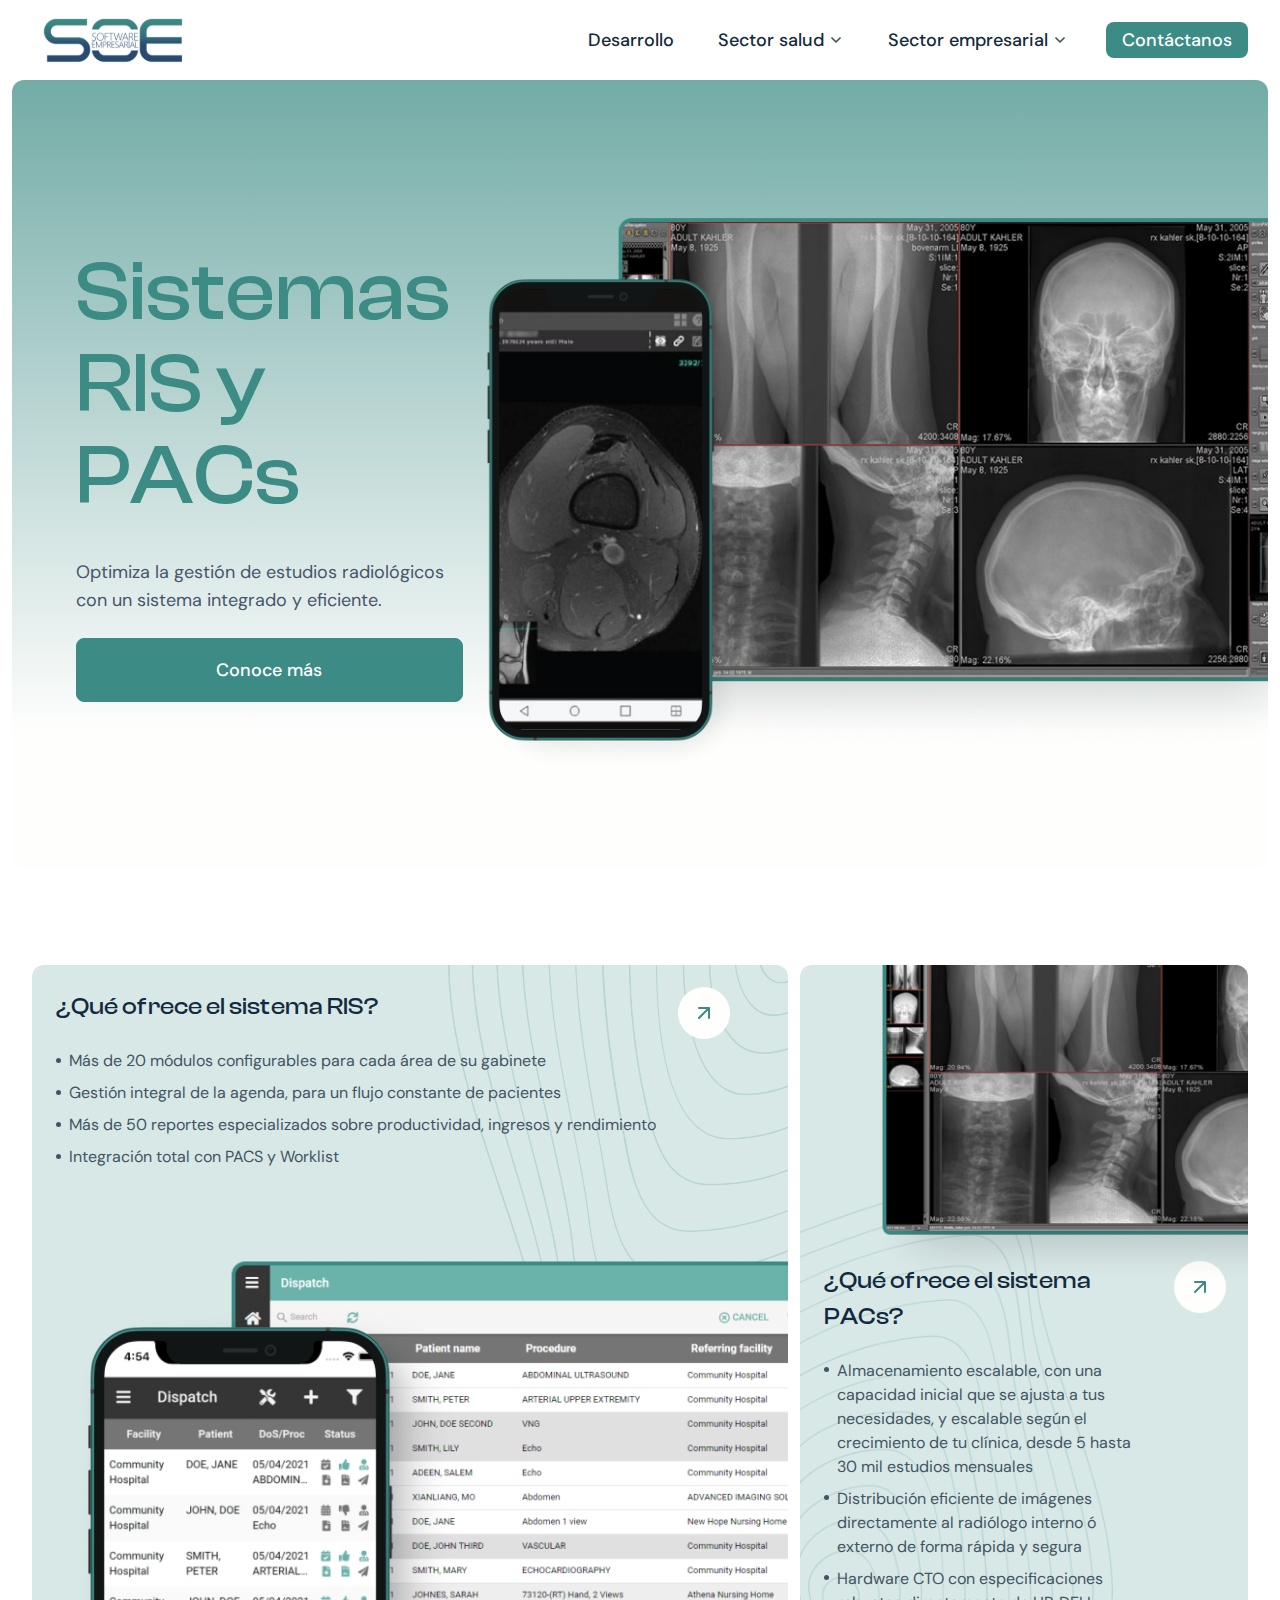
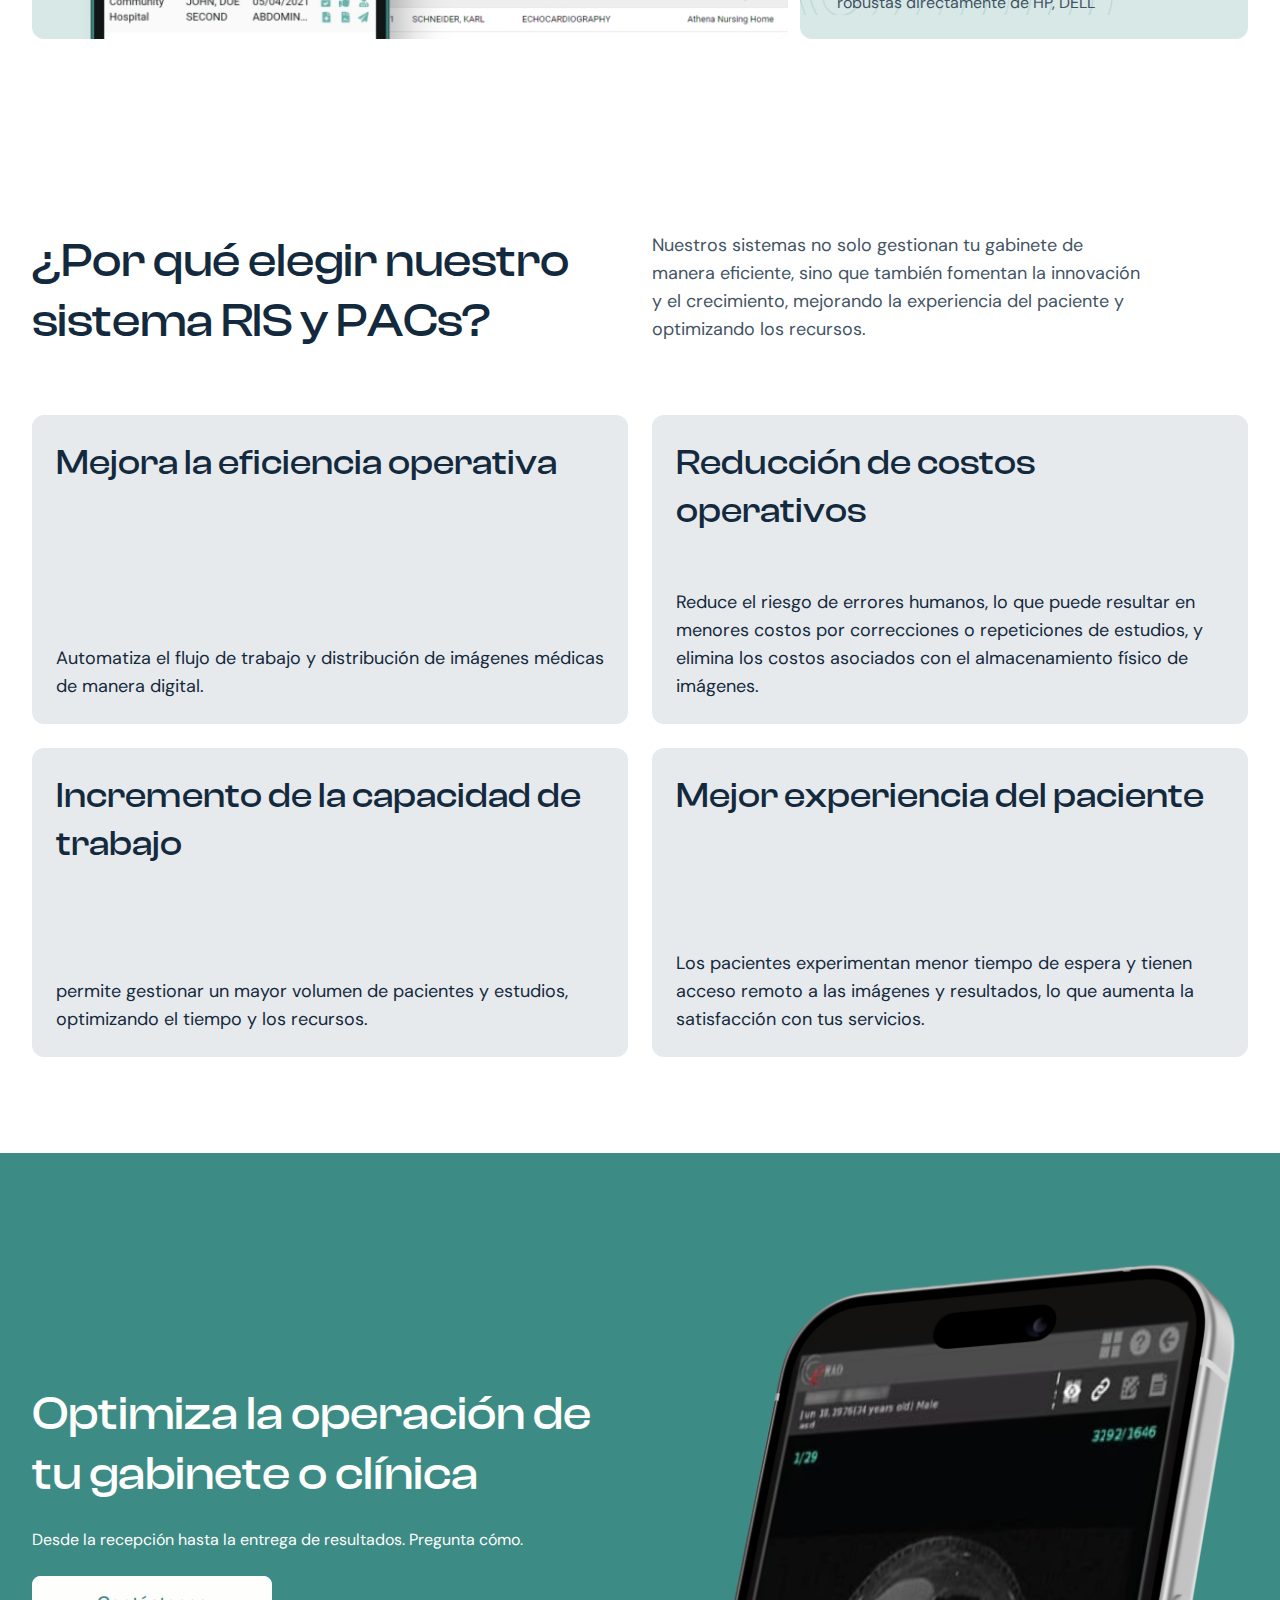
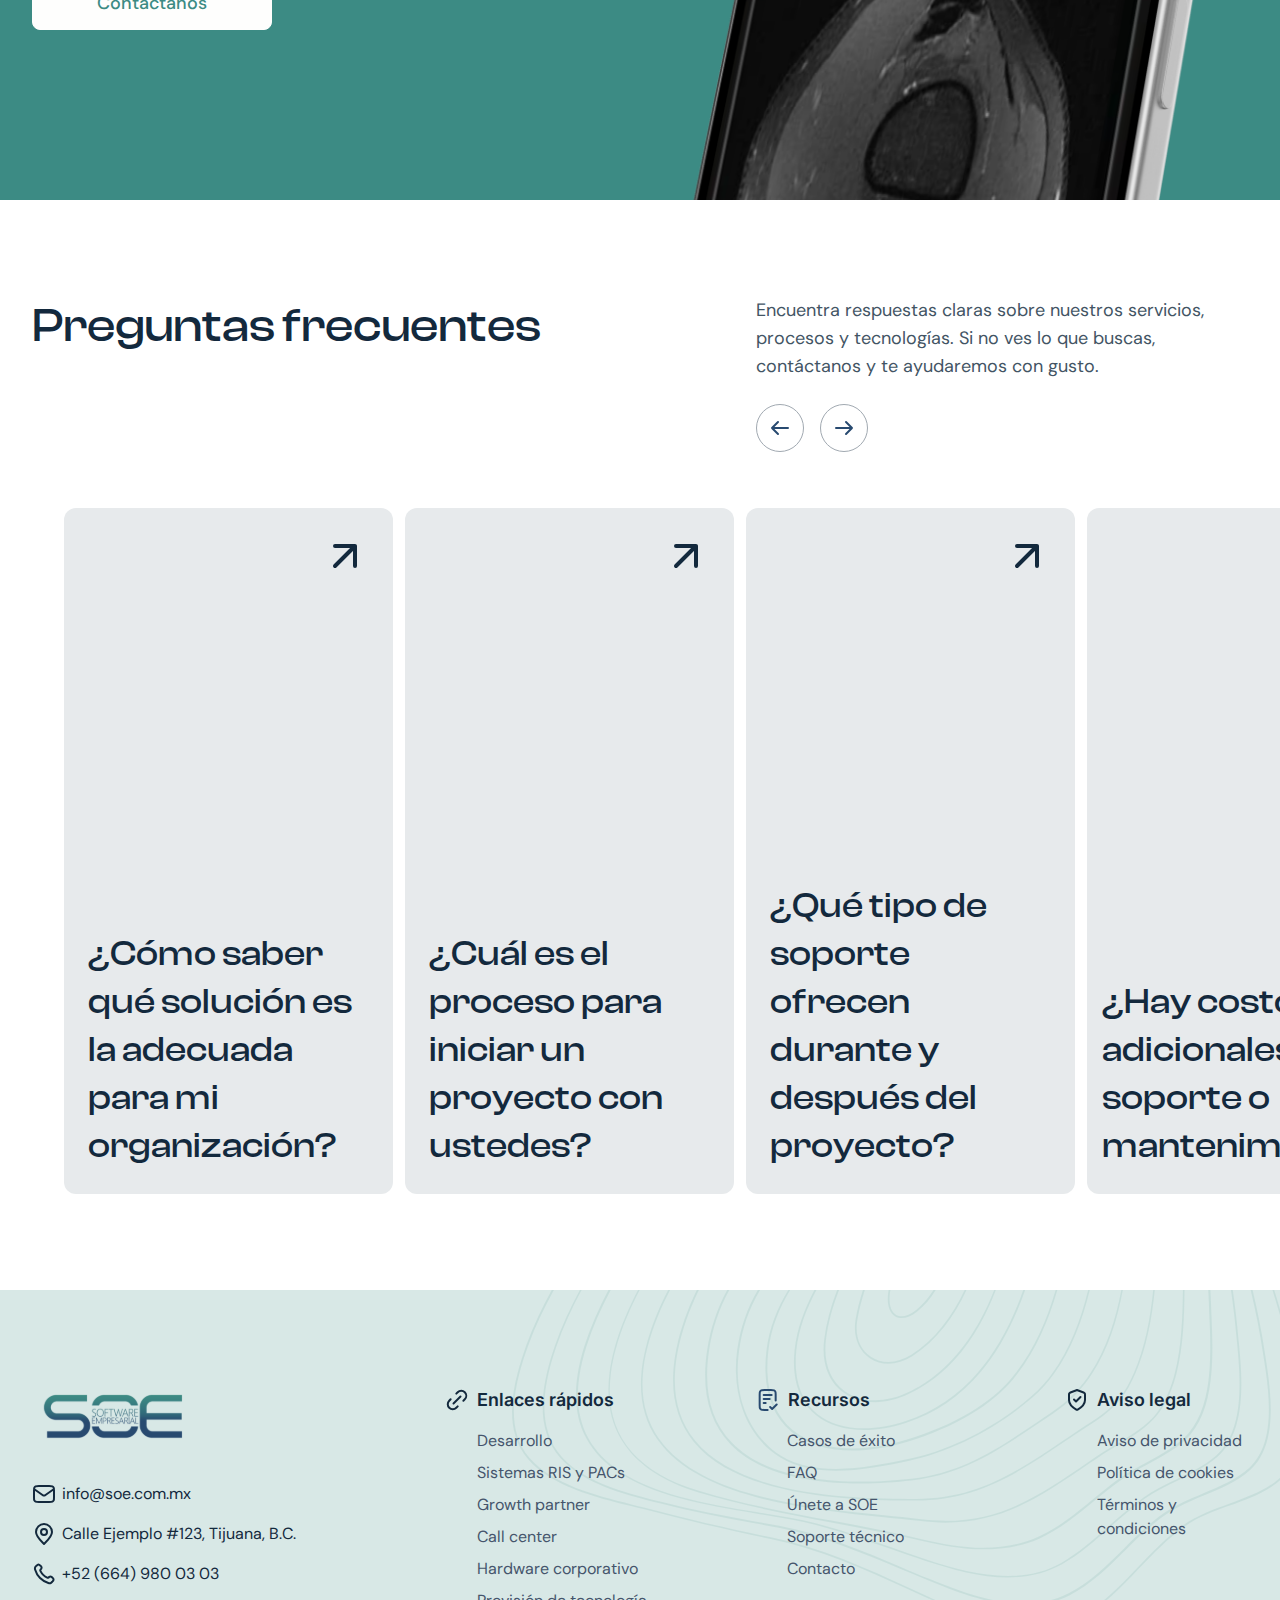
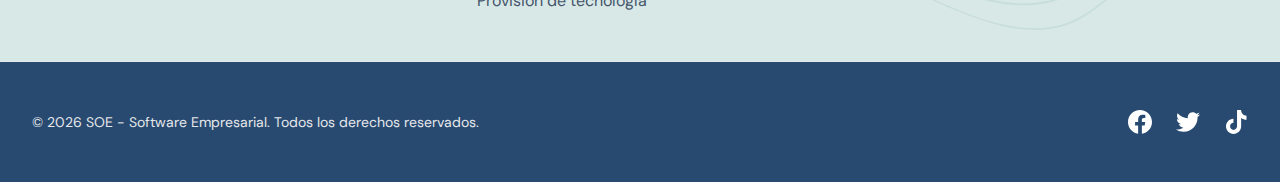
<file: src/systems.html>
<!DOCTYPE html>
<html lang="en" data-theme="light" class="scroll-smooth">
  <head>
    <meta charset="UTF-8" />
    <meta name="viewport" content="width=device-width, initial-scale=1.0" />
    <title>SOE</title>

    <!-- favicon  -->
    <link
      rel="apple-touch-icon"
      sizes="180x180"
      href="./images/favicon/apple-touch-icon.png"
    />
    <link
      rel="icon"
      type="image/png"
      sizes="32x32"
      href="./images/favicon/favicon-32x32.png"
    />
    <link
      rel="icon"
      type="image/png"
      sizes="16x16"
      href="./images/favicon/favicon-16x16.png"
    />
    <link rel="manifest" href="./images/favicon/site.webmanifest" />

    <!-- google font  -->
    <link rel="preconnect" href="https://fonts.googleapis.com" />
    <link rel="preconnect" href="https://fonts.gstatic.com" crossorigin />
    <link
      href="https://fonts.googleapis.com/css2?family=DM+Sans:ital,opsz,wght@0,9..40,100..1000;1,9..40,100..1000&family=Inter:ital,opsz,wght@0,14..32,100..900;1,14..32,100..900&display=swap"
      rel="stylesheet"
    />
    <!-- swiper css -->
    <link
      rel="stylesheet"
      href="https://cdn.jsdelivr.net/npm/swiper@11/swiper-bundle.min.css"
    />
    <!-- custom font start  -->
    <link
      rel="stylesheet"
      href="./fonts/web-clash-display/css/clash-display.css"
    />
    <link rel="stylesheet" href="./css/style.min.css" />
  </head>

  <body>
    <!-- Preloader -->
    <div
      id="preloader"
      class="fixed inset-0 bg-white z-50 flex items-center justify-center"
    >
      <img src="./images/logo.svg" alt="logo" />
      <div
        class="w-16 h-16 border-4 border-gray-300 rounded-full spinner border-t-blue-500 absolute left-0 right-0 m-auto"
      ></div>
    </div>

    <!-- Header -->
    <header class="bg-white py-2.5 sticky top-0 z-30 lg:shadow-none shadow-xl">
      <!-- desktop nav -->
      <div
        class="container flex flex-row justify-between gap-5 lg:gap-8 items-center"
      >
        <a href="index.html"
          ><img
            src="./images/logo.svg"
            alt="gembet"
            class="xl:w-auto w-[116px]"
        /></a>

        <div class="md:hidden">
          <button
            class="justify-center text-text-body-primary text-xs font-medium font-Inter leading-none text-center flex flex-col gap-1"
            data-mobile-menu-toggle=""
          >
            <img src="./images/menu.svg" alt="menu" />
          </button>
        </div>
        <!-- Desktop Nav -->
        <nav class="hidden md:flex space-x-4 items-center">
          <ul class="flex flex-row gap-5 lg:gap-8 items-center">
            <li>
              <a
                href="./development.html"
                class="text-slate-800 text-base lg:text-lg font-medium leading-7 transition-all px-1.5 py-1 hover:text-slate-500 active:text-slate-500 focus:text-slate-500"
                >Desarrollo</a
              >
            </li>
            <li class="relative dropdown transition-all">
              <button
                class="dropdown-toggle flex justify-center items-center transition-all cursor-pointer text-slate-800 text-base lg:text-lg font-medium leading-7 px-1.5 py-1 gap-1 hover:text-slate-500"
                data-dropdown
              >
                Sector salud
                <svg
                  xmlns="http://www.w3.org/2000/svg"
                  width="16"
                  height="16"
                  viewBox="0 0 16 16"
                  fill="none"
                  class="transition-all"
                >
                  <path
                    d="M4 6L8 10L12 6"
                    stroke="#425464"
                    stroke-width="1.75"
                    stroke-linecap="round"
                    stroke-linejoin="round"
                  />
                </svg>
              </button>
              <div
                class="dropdown-menu dropdown-content transition-all right-0 w-[250px] p-3 bg-white rounded-xl shadow-custom absolute"
              >
                <ul class="flex flex-col">
                  <li>
                    <a
                      href="./systems.html"
                      class="flex flex-row gap-3 p-3 hover:bg-zinc-200 active:bg-zinc-200 focus:bg-zinc-200 rounded-lg transition-all duration-300 text-slate-800 text-base lg:text-lg font-medium leading-7"
                    >
                      Sistemas RIS y PACs
                    </a>
                  </li>

                  <li>
                    <a
                      href="./partner.html"
                      class="flex flex-row gap-3 p-3 hover:bg-zinc-200 active:bg-zinc-200 focus:bg-zinc-200 rounded-lg transition-all duration-300 text-slate-800 text-base lg:text-lg font-medium leading-7"
                    >
                      Growth partner
                    </a>
                  </li>
                  <li>
                    <a
                      href="./call-center.html"
                      class="flex flex-row gap-3 p-3 hover:bg-zinc-200 active:bg-zinc-200 focus:bg-zinc-200 rounded-lg transition-all duration-300 text-slate-800 text-base lg:text-lg font-medium leading-7"
                    >
                      Call center
                    </a>
                  </li>
                </ul>
              </div>
            </li>
            <li class="relative dropdown transition-all">
              <button
                class="dropdown-toggle flex justify-center items-center transition-all cursor-pointer text-slate-800 text-base lg:text-lg font-medium leading-7 px-1.5 py-1 gap-1 hover:text-slate-500"
                data-dropdown
              >
                Sector empresarial
                <svg
                  xmlns="http://www.w3.org/2000/svg"
                  width="16"
                  height="16"
                  viewBox="0 0 16 16"
                  fill="none"
                  class="transition-all"
                >
                  <path
                    d="M4 6L8 10L12 6"
                    stroke="#425464"
                    stroke-width="1.75"
                    stroke-linecap="round"
                    stroke-linejoin="round"
                  />
                </svg>
              </button>
              <div
                class="dropdown-menu dropdown-content transition-all right-0 w-[250px] p-3 bg-white rounded-xl shadow-custom absolute"
              >
                <ul class="flex flex-col">
                  <li>
                    <a
                      href="./hardware.html"
                      class="flex flex-row gap-3 p-3 hover:bg-zinc-200 active:bg-zinc-200 focus:bg-zinc-200 rounded-lg transition-all duration-300 text-slate-800 text-base lg:text-lg font-medium leading-7"
                    >
                      Hardware corporativo
                    </a>
                  </li>

                  <li>
                    <a
                      href="./soluciones.html"
                      class="flex flex-row gap-3 p-3 hover:bg-zinc-200 active:bg-zinc-200 focus:bg-zinc-200 rounded-lg transition-all duration-300 text-slate-800 text-base lg:text-lg font-medium leading-7"
                    >
                      Provisión de tecnología 
                    </a>
                  </li>
                </ul>
              </div>
            </li>
            <li class="relative dropdown group transition-all">
              <button
                class="dropdown-toggle flex justify-center items-center transition-all cursor-pointer text-white text-base lg:text-lg font-medium leading-7 px-2 lg:px-4 py-1 gap-1 bg-slate-500 rounded-lg"
                data-dropdown
              >
                Contáctanos
              </button>
              <div
                class="dropdown-menu dropdown-content absolute group-hover:!block transition-all right-0 w-[350px] p-3 bg-white rounded-xl shadow-custom"
              >
                <ul class="flex flex-col">
                  <li>
                    <a
                      href="mailto:+52 664 980 03 03"
                      class="flex flex-row gap-3 p-3 hover:bg-zinc-200 active:bg-zinc-200 focus:bg-zinc-200 rounded-lg transition-all duration-300"
                    >
                      <span class="">
                        <img src="./images/call.svg" alt="call" />
                      </span>
                      <span class="flex flex-col">
                        <span
                          class="text-slate-800 text-base lg:text-lg font-medium leading-7"
                          >Atención telefónica</span
                        >
                        <span
                          class="text-slate-600 text-base lg:text-lg font-normal leading-7"
                          >+52 (664) 980 03 03</span
                        >
                      </span>
                    </a>
                  </li>

                  <li>
                    <a
                      href="https://wa.link/tjyxcl"
                      class="flex flex-row gap-3 p-3 hover:bg-zinc-200 active:bg-zinc-200 focus:bg-zinc-200 rounded-lg transition-all duration-300"
                    >
                      <span class="">
                        <img
                          src="./images/whatsapp-dropdown.svg"
                          alt="whatsapp"
                        />
                      </span>
                      <span class="flex flex-col">
                        <span
                          class="text-slate-800 text-base lg:text-lg font-medium leading-7"
                          >WhatsApp</span
                        >
                        <span
                          class="text-slate-600 text-base lg:text-lg font-normal leading-7"
                          >+52 (664) 980 03 03</span
                        >
                      </span>
                    </a>
                  </li>
                  <li>
                    <a
                      href="mailto:info@soe.com.mx"
                      class="flex flex-row gap-3 p-3 hover:bg-zinc-200 active:bg-zinc-200 focus:bg-zinc-200 rounded-lg transition-all duration-300"
                    >
                      <span class="">
                        <img src="./images/mail-dropdown.svg" alt="mail" />
                      </span>
                      <span class="flex flex-col">
                        <span
                          class="text-slate-800 text-base lg:text-lg font-medium leading-7"
                          >Enviar mensaje</span
                        >
                        <span
                          class="text-slate-600 text-base lg:text-lg font-normal leading-7"
                          >info@soe.com.mx</span
                        >
                      </span>
                    </a>
                  </li>
                  <li>
                    <a
                      href=""
                      class="flex flex-row gap-3 p-3 hover:bg-zinc-200 active:bg-zinc-200 focus:bg-zinc-200 rounded-lg transition-all duration-300"
                    >
                      <span class="">
                        <img
                          src="./images/location-dropdown.svg"
                          alt="location"
                        />
                      </span>
                      <span class="flex flex-col">
                        <span
                          class="text-slate-800 text-base lg:text-lg font-medium leading-7"
                          >Dirección</span
                        >
                        <span
                          class="text-slate-600 text-base lg:text-lg font-normal leading-7"
                          >Calle Ejemplo #123, Tijuana, B.C.</span
                        >
                      </span>
                    </a>
                  </li>
                </ul>
              </div>
            </li>
          </ul>
        </nav>
      </div>

      <!-- Mobile Offcanvas -->
      <div
        class="offcanvas fixed inset-0 bg-white bg-opacity-50 h-screen overflow-y-auto z-50 md:hidden"
        id="mobileMenu"
      >
        <div class="bg-white w-full max-w-full h-full py-4 relative">
          <div class="flex flex-row items-center justify-between px-4">
            <a href="">
              <img src="./images/logo.svg" alt="logo" class="w-[120px]" />
            </a>
            <button class="cursor-pointer" data-close-mobile>
              <img src="./images/close.svg" alt="close" />
            </button>
          </div>
          <div class="mt-5 px-4">
            <nav class="flex space-x-4 items-center">
              <ul class="flex flex-col gap-5">
                <li class="flex flex-col justify-start text-start">
                  <a
                    href="./development.html"
                    class="text-slate-800 text-base lg:text-lg font-medium leading-7 transition-all px-1.5 py-1 hover:text-slate-500 active:text-slate-500 focus:text-slate-500"
                    >Desarrollo</a
                  >
                </li>

                <li
                  class="relative dropdown transition-all flex flex-col justify-start"
                >
                  <button
                    class="dropdown-toggle flex justify-start items-center transition-all cursor-pointer text-slate-800 text-base lg:text-lg font-medium leading-7 px-1.5 py-1 gap-1 hover:text-slate-500 active:text-slate-500 focus:text-slate-500"
                    data-dropdown
                  >
                    Sector salud
                    <svg
                      xmlns="http://www.w3.org/2000/svg"
                      width="16"
                      height="16"
                      viewBox="0 0 16 16"
                      fill="none"
                      class="transition-all"
                    >
                      <path
                        d="M4 6L8 10L12 6"
                        stroke="#425464"
                        stroke-width="1.75"
                        stroke-linecap="round"
                        stroke-linejoin="round"
                      />
                    </svg>
                  </button>
                  <div
                    class="dropdown-menu dropdown-content transition-all w-full p-3 rounded-xl"
                  >
                    <ul class="flex flex-col">
                      <li>
                        <a
                          href="./systems.html"
                          class="flex flex-row gap-3 p-3 hover:bg-zinc-200 active:bg-zinc-200 focus:bg-zinc-200 rounded-lg transition-all duration-300 text-slate-800 text-base lg:text-lg font-medium leading-7"
                        >
                          Sistemas RIS y PACs
                        </a>
                      </li>

                      <li>
                        <a
                          href="./partner.html"
                          class="flex flex-row gap-3 p-3 hover:bg-zinc-200 active:bg-zinc-200 focus:bg-zinc-200 rounded-lg transition-all duration-300 text-slate-800 text-base lg:text-lg font-medium leading-7"
                        >
                          Growth partner
                        </a>
                      </li>
                      <li>
                        <a
                          href="./call-center.html"
                          class="flex flex-row gap-3 p-3 hover:bg-zinc-200 active:bg-zinc-200 focus:bg-zinc-200 rounded-lg transition-all duration-300 text-slate-800 text-base lg:text-lg font-medium leading-7"
                        >
                          Call center
                        </a>
                      </li>
                    </ul>
                  </div>
                </li>
                <li
                  class="relative dropdown transition-all flex flex-col justify-start"
                >
                  <button
                    class="dropdown-toggle flex justify-start items-center transition-all cursor-pointer text-slate-800 text-base lg:text-lg font-medium leading-7 px-1.5 py-1 gap-1 hover:text-slate-500 active:text-slate-500 focus:text-slate-500"
                    data-dropdown
                  >
                    Sector empresarial
                    <svg
                      xmlns="http://www.w3.org/2000/svg"
                      width="16"
                      height="16"
                      viewBox="0 0 16 16"
                      fill="none"
                      class="transition-all"
                    >
                      <path
                        d="M4 6L8 10L12 6"
                        stroke="#425464"
                        stroke-width="1.75"
                        stroke-linecap="round"
                        stroke-linejoin="round"
                      />
                    </svg>
                  </button>
                  <div
                    class="dropdown-menu dropdown-content transition-all w-full p-3 bg-white rounded-xl"
                  >
                    <ul class="flex flex-col">
                      <li>
                        <a
                          href="./hardware.html"
                          class="flex flex-row gap-3 p-3 hover:bg-zinc-200 active:bg-zinc-200 focus:bg-zinc-200 rounded-lg transition-all duration-300 text-slate-800 text-base lg:text-lg font-medium leading-7"
                        >
                          Hardware corporativo
                        </a>
                      </li>

                      <li>
                        <a
                          href="./soluciones.html"
                          class="flex flex-row gap-3 p-3 hover:bg-zinc-200 active:bg-zinc-200 focus:bg-zinc-200 rounded-lg transition-all duration-300 text-slate-800 text-base lg:text-lg font-medium leading-7"
                        >
                          Provisión de tecnología 
                        </a>
                      </li>
                    </ul>
                  </div>
                </li>
              </ul>
            </nav>
          </div>
          <div class="pt-6">
            <div class="border-b border-[#E7EAEC]"></div>
            <div class="px-4 py-6 flex flex-row justify-around">
              <ul class="space-y-3">
                <li class="flex flex-row gap-1 items-center">
                  <img src="./images/list-menu.svg" alt="recursos" />
                  <h4
                    class="text-basic-black text-base font-DMSans font-medium"
                  >
                    Recursos
                  </h4>
                </li>
                <li>
                  <a
                    href="#"
                    class="text-basic-black text-sm font-DMSans font-normal"
                    >Casos de éxito</a
                  >
                </li>
                <li>
                  <a
                    href="#"
                    class="text-basic-black text-sm font-DMSans font-normal"
                    >FAQ</a
                  >
                </li>
                <li>
                  <a
                    href="#"
                    class="text-basic-black text-sm font-DMSans font-normal"
                    >Únete a SOE</a
                  >
                </li>
              </ul>
              <ul class="space-y-3">
                <li class="flex flex-row gap-1 items-center">
                  <img src="./images/shield-menu.svg" alt="recursos" />
                  <h4
                    class="text-basic-black text-base font-DMSans font-medium"
                  >
                    Aviso legal
                  </h4>
                </li>
                <li>
                  <a
                    href="#"
                    class="text-basic-black text-sm font-DMSans font-normal"
                    >Aviso de privacidad</a
                  >
                </li>
                <li>
                  <a
                    href="#"
                    class="text-basic-black text-sm font-DMSans font-normal"
                    >FAQ</a
                  >
                </li>
                <li>
                  <a
                    href="#"
                    class="text-basic-black text-sm font-DMSans font-normal"
                    >Términos y condiciones</a
                  >
                </li>
              </ul>
            </div>
            <div class="px-4">
              <a
                href="./contactanos.html"
                class="flex justify-center items-center transition-all cursor-pointer text-white text-base lg:text-lg font-medium leading-7 px-2 lg:px-4 py-[10px] gap-1 bg-slate-500 rounded-lg"
              >
                Contáctanos
              </a>
              <div class="pt-6">
                <ul class="flex flex-col">
                  <li>
                    <a
                      href="mailto:+52 664 980 03 03"
                      class="flex flex-row gap-3 p-3 hover:bg-zinc-200 active:bg-zinc-200 focus:bg-zinc-200 rounded-lg transition-all duration-300"
                    >
                      <span class="mt-1">
                        <img src="./images/call.svg" alt="call" />
                      </span>
                      <span class="flex flex-col">
                        <span
                          class="text-slate-800 text-base lg:text-lg font-medium leading-7"
                          >Atención telefónica</span
                        >
                        <span
                          class="text-slate-600 text-base lg:text-lg font-normal leading-7"
                          >+52 (664) 980 03 03</span
                        >
                      </span>
                    </a>
                  </li>

                  <li>
                    <a
                      href="https://wa.link/tjyxcl"
                      class="flex flex-row gap-3 p-3 hover:bg-zinc-200 active:bg-zinc-200 focus:bg-zinc-200 rounded-lg transition-all duration-300"
                    >
                      <span class="mt-1">
                        <img
                          src="./images/whatsapp-dropdown.svg"
                          alt="whatsapp"
                        />
                      </span>
                      <span class="flex flex-col">
                        <span
                          class="text-slate-800 text-base lg:text-lg font-medium leading-7"
                          >WhatsApp</span
                        >
                        <span
                          class="text-slate-600 text-base lg:text-lg font-normal leading-7"
                          >+52 (664) 980 03 03</span
                        >
                      </span>
                    </a>
                  </li>
                  <li>
                    <a
                      href="mailto:info@soe.com.mx"
                      class="flex flex-row gap-3 p-3 hover:bg-zinc-200 active:bg-zinc-200 focus:bg-zinc-200 rounded-lg transition-all duration-300"
                    >
                      <span class="mt-1">
                        <img src="./images/mail-dropdown.svg" alt="mail" />
                      </span>
                      <span class="flex flex-col">
                        <span
                          class="text-slate-800 text-base lg:text-lg font-medium leading-7"
                          >Enviar mensaje</span
                        >
                        <span
                          class="text-slate-600 text-base lg:text-lg font-normal leading-7"
                          >info@soe.com.mx</span
                        >
                      </span>
                    </a>
                  </li>
                  <li>
                    <a
                      href=""
                      class="flex flex-row gap-3 p-3 hover:bg-zinc-200 active:bg-zinc-200 focus:bg-zinc-200 rounded-lg transition-all duration-300"
                    >
                      <span class="mt-1">
                        <img
                          src="./images/location-dropdown.svg"
                          alt="location"
                        />
                      </span>
                      <span class="flex flex-col">
                        <span
                          class="text-slate-800 text-base lg:text-lg font-medium leading-7"
                          >Dirección</span
                        >
                        <span
                          class="text-slate-600 text-base lg:text-lg font-normal leading-7"
                          >Calle Ejemplo #123, Tijuana, B.C.</span
                        >
                      </span>
                    </a>
                  </li>
                </ul>
              </div>
            </div>
          </div>
        </div>
      </div>
    </header>

    <main>
      <!-- tectnologia start -->
      <section class="tecnologia px-3">
        <div class="py-12 md:py-15 lg:py-24 tecnologia-bg rounded-xl">
          <!-- desktop -->
          <div class="relative w-full hidden lg:block">
            <!-- Slider wrapper with only left container spacing -->
            <div
              class="overflow-x-auto pl-4 sm:pl-8 lg:pl-16 2xl:pl-[calc((100vw-1216px)/2)]"
            >
              <div
                class="grid lg:grid-cols-12 grid-cols-1 items-center lg:gap-4 overflow-x-hidden"
              >
                <div
                  class="flex flex-col items-center lg:items-start gap-9 lg:col-span-4"
                >
                  <h1
                    class="text-slate-500 text-[46px] md:text-7xl lg:text-[84px] font-medium font-ClashDisplay leading-[54px] md:leading-[84px] lg:leading-[92px] lg:w-[665px] max-w-full text-center lg:text-left"
                  >
                    Sistemas RIS y PACs
                  </h1>
                  <div class="flex flex-col gap-6 lg:w-[435px] max-w-full">
                    <p
                      class="text-slate-600 text-lg font-normal leading-7 text-center lg:text-start"
                    >
                      Optimiza la gestión de estudios radiológicos con un
                      sistema integrado y eficiente.
                    </p>

                    <a
                      href="#"
                      class="w-full max-w-[403px] min-h-16 max-h-16 p-4 bg-slate-500 border border-slate-500 hover:bg-transparent hover:text-slate-500 active:text-slate-500 focus:text-slate-500 rounded-lg inline-flex flex-col justify-center items-center gap-3.5 text-center text-white text-lg font-medium leading-7 self-center lg:self-start focus:bg-white focus:shadow transition-colors duration-300"
                    >
                      Conoce más
                    </a>
                  </div>
                </div>
                <div
                  class="lg:col-span-8 text-right mx-auto lg:mx-0 pr-[180px]"
                >
                  <img
                    src="./images/systems-banners.png"
                    alt="systems-banners"
                    class="lg:ml-auto min-w-[850px] max-w-full"
                  />
                </div>
              </div>
            </div>
          </div>
          <!-- tab mobile -->
          <div class="lg:hidden w-full space-y-[50px]">
            <div class="container">
              <div class="flex flex-col items-center gap-9">
                <h2
                  class="text-slate-500 text-[46px] md:text-7xl lg:text-[84px] font-medium font-ClashDisplay leading-[54px] md:leading-[84px] lg:leading-[92px] lg:w-[665px] max-w-full text-center"
                >
                  Sistemas RIS y PACs
                </h2>
                <div class="flex flex-col gap-6 w-full">
                  <p
                    class="text-slate-600 text-lg font-normal leading-7 text-center"
                  >
                    Optimiza la gestión de estudios radiológicos con un sistema
                    integrado y eficiente.
                  </p>

                  <a
                    href="#"
                    class="w-full max-w-[403px] min-h-16 max-h-16 p-4 bg-slate-500 border border-slate-500 hover:bg-transparent hover:text-slate-500 active:text-slate-500 focus:text-slate-500 rounded-lg inline-flex flex-col justify-center items-center gap-3.5 text-center text-white text-lg font-medium leading-7 self-center focus:bg-white focus:shadow transition-colors duration-300"
                  >
                    Conoce más
                  </a>
                </div>
              </div>
            </div>
            <div class="relative w-full -right-3">
              <!-- Slider wrapper with only left container spacing -->
              <div
                class="overflow-x-auto pl-4 sm:pl-8 lg:pl-16 2xl:pl-[calc((100vw-1216px)/2)]"
              >
                <div class="w-full h-full z-10 pointer-events-none">
                  <img
                    src="./images/sys-banner-phone.png"
                    alt="systems-banners"
                    class="w-full"
                  />
                </div>
              </div>
            </div>
          </div>
        </div>
      </section>
      <!-- tecnologia end -->

      <section class="py-12 md:py-15 lg:py-24">
        <div
          class="container grid grid-cols-1 lg:grid-cols-8 gap-3 md:min-h-[590px] lg:min-h-[674px]"
        >
          <!-- 1st -->
          <div
            class="relative col-span-1 lg:col-span-5 h-full w-full rounded-xl p-6 text-white bg-light-green overflow-hidden gap-6 flex flex-col lg:flex-row justify-between items-start"
          >
            <div class="gap-6 flex flex-row justify-between items-start">
              <div class="space-y-6 z-1">
                <h4
                  class="text-xl md:text-[22px] lg:text-2xl font-medium leading-[24px] md:leading-[30px] lg:leading-[36px] text-basic-black font-ClashDisplay"
                >
                  ¿Qué ofrece el sistema RIS?
                </h4>
                <ul
                  class="space-y-1 lg:space-y-2 font-normal text-sm md:text-base text-gray-dark list-disc list-inside"
                >
                  <li class="flex items-center gap-2">
                    <span
                      class="min-h-[5px] min-w-[5px] inline-block rounded-full bg-gray-dark"
                    ></span>
                    Más de 20 módulos configurables para cada área de su
                    gabinete
                  </li>
                  <li class="flex items-center gap-2">
                    <span
                      class="min-h-[5px] min-w-[5px] inline-block rounded-full bg-gray-dark"
                    ></span>
                    Gestión integral de la agenda, para un flujo constante de
                    pacientes
                  </li>
                  <li class="flex items-center gap-2">
                    <span
                      class="min-h-[5px] min-w-[5px] inline-block rounded-full bg-gray-dark"
                    ></span>
                    Más de 50 reportes especializados sobre productividad,
                    ingresos y rendimiento
                  </li>
                  <li class="flex items-center gap-2">
                    <span
                      class="min-h-[5px] min-w-[5px] inline-block rounded-full bg-gray-dark"
                    ></span>
                    Integración total con PACS y Worklist
                  </li>
                </ul>
              </div>

              <div class="z-1">
                <a
                  href="#"
                  class="w-12 h-12 flex items-center justify-center rounded-full text-accent-secondary bg-basic-white group ring-2 ring-basic-white hover:bg-transparent hover:ring-accent-secondary transition duration-300 ease-in-out"
                >
                  <svg
                    xmlns="http://www.w3.org/2000/svg"
                    width="24"
                    height="24"
                    viewBox="0 0 24 24"
                    fill="none"
                    class="w-6 h-6 stroke-accent-secondary group-hover:stroke-accent-secondary transition"
                  >
                    <path
                      d="M7 17L17 7M17 7H7M17 7V17"
                      stroke-width="2"
                      stroke-linecap="round"
                      stroke-linejoin="round"
                    />
                  </svg>
                </a>
              </div>
            </div>
            <!-- img -->
            <div class="inline-block lg:hidden w-full z-1 -mb-6 ml-6">
              <img src="./images/que-1.png" alt="" class="w-full h-auto" />
            </div>
            <!-- img -->
            <div
              class="hidden lg:inline-block absolute bottom-0 right-0 w-[95%] z-1"
            >
              <img src="./images/que-1.png" alt="" class="w-full h-auto" />
            </div>

            <!-- Optional background overlay -->
            <div class="absolute top-0 right-0 w-[45%] pointer-events-none z-0">
              <img
                src="./images/wireframe-dev-1.png"
                alt=""
                class="w-full h-auto"
              />
            </div>
          </div>
          <!-- 2nd -->
          <div
            class="relative col-span-1 lg:col-span-3 h-full w-full rounded-xl p-6 text-white bg-light-green overflow-hidden flex flex-col items-end justify-end"
          >
            <!-- img -->
            <div
              class="inline-block lg:hidden w-full md:w-[75%] z-1 -mt-6 -mr-6"
            >
              <img src="./images/que-2.png" alt="" class="w-full h-auto" />
            </div>
            <div class="gap-6 flex flex-row justify-between items-start">
              <div class="space-y-6 z-1">
                <h4
                  class="text-xl md:text-[22px] lg:text-2xl font-medium leading-[24px] md:leading-[30px] lg:leading-[36px] text-basic-black font-ClashDisplay"
                >
                  ¿Qué ofrece el sistema PACs?
                </h4>
                <ul
                  class="space-y-1 lg:space-y-2 font-normal text-sm md:text-base text-gray-dark list-disc list-inside"
                >
                  <li class="flex items-start gap-2">
                    <span
                      class="min-h-[5px] min-w-[5px] inline-block rounded-full bg-gray-dark mt-2"
                    ></span>
                    Almacenamiento escalable, con una capacidad inicial que se
                    ajusta a tus necesidades, y escalable según el crecimiento
                    de tu clínica, desde 5 hasta 30 mil estudios mensuales
                  </li>
                  <li class="flex items-start gap-2">
                    <span
                      class="min-h-[5px] min-w-[5px] inline-block rounded-full bg-gray-dark mt-2"
                    ></span>
                    Distribución eficiente de imágenes directamente al radiólogo
                    interno ó externo de forma rápida y segura
                  </li>
                  <li class="flex items-start gap-2">
                    <span
                      class="min-h-[5px] min-w-[5px] inline-block rounded-full bg-gray-dark mt-2"
                    ></span>
                    Hardware CTO con especificaciones robustas directamente de
                    HP, DELL
                  </li>
                </ul>
              </div>

              <div class="z-1">
                <a
                  href="#"
                  class="w-12 h-12 flex items-center justify-center rounded-full text-accent-secondary bg-basic-white group ring-2 ring-basic-white hover:bg-transparent hover:ring-accent-secondary transition duration-300 ease-in-out"
                >
                  <svg
                    xmlns="http://www.w3.org/2000/svg"
                    width="24"
                    height="24"
                    viewBox="0 0 24 24"
                    fill="none"
                    class="w-6 h-6 stroke-accent-secondary group-hover:stroke-accent-secondary transition"
                  >
                    <path
                      d="M7 17L17 7M17 7H7M17 7V17"
                      stroke-width="2"
                      stroke-linecap="round"
                      stroke-linejoin="round"
                    />
                  </svg>
                </a>
              </div>
            </div>
            <!-- img -->
            <div
              class="hidden lg:inline-block absolute top-0 right-0 w-[85%] z-1"
            >
              <img src="./images/que-2.png" alt="" class="w-full h-auto" />
            </div>

            <!-- Optional background overlay -->
            <div
              class="absolute botton-0 left-0 w-[70%] pointer-events-none z-0"
            >
              <img
                src="./images/wireframe-dev-2.png"
                alt=""
                class="w-full h-auto"
              />
            </div>
          </div>
        </div>
      </section>
      <section class="py-12 md:py-15 lg:py-24">
        <div class="container space-y-9 md:space-y-16">
          <!-- text -->
          <div class="grid grid-cols-1 md:grid-cols-2 lg:grid-cols-2 gap-6">
            <h2
              class="text-basic-black text-[34px] md:text-4xl lg:text-5xl font-medium font-ClashDisplay leading-[46px] md:leading-[48px] lg:leading-[60px]"
            >
              ¿Por qué elegir nuestro sistema RIS y PACs?
            </h2>
            <p
              class="text-gray-dark text-lg font-normal leading-7 w-full lg:max-w-[492px]"
            >
              Nuestros sistemas no solo gestionan tu gabinete de manera
              eficiente, sino que también fomentan la innovación y el
              crecimiento, mejorando la experiencia del paciente y optimizando
              los recursos.
            </p>
          </div>
          <!-- cards -->
          <div>
            <div class="grid grid-cols-1 md:grid-cols-2 lg:grid-cols-2 gap-6">
              <!-- card 1 -->
              <div
                class="flex flex-col justify-between flex-grow gap-6 bg-gray-light p-6 rounded-xl min-h-[300px] md:min-h-[350px] lg:min-h-[309px]"
              >
                <h3
                  class="text-basic-black text-2xl md:text-[28px] lg:text-4xl leading-8 md:leading-9 lg:leading-12 font-medium font-ClashDisplay"
                >
                  Mejora la eficiencia operativa
                </h3>
                <p
                  class="text-basic-black font-normal text-base leading-6 md:text-lg md:leading-7"
                >
                  Automatiza el flujo de trabajo y distribución de imágenes
                  médicas de manera digital.
                </p>
              </div>
              <!-- card 2 -->
              <div
                class="flex flex-col justify-between flex-grow gap-6 bg-gray-light p-6 rounded-xl min-h-[300px] md:min-h-[350px] lg:min-h-[309px]"
              >
                <h3
                  class="text-basic-black text-2xl md:text-[28px] lg:text-4xl leading-8 md:leading-9 lg:leading-12 font-medium font-ClashDisplay"
                >
                  Reducción de costos operativos
                </h3>
                <p
                  class="text-basic-black font-normal text-base leading-6 md:text-lg md:leading-7"
                >
                  Reduce el riesgo de errores humanos, lo que puede resultar en
                  menores costos por correcciones o repeticiones de estudios, y
                  elimina los costos asociados con el almacenamiento físico de
                  imágenes.
                </p>
              </div>
              <!-- card 3 -->
              <div
                class="flex flex-col justify-between flex-grow gap-6 bg-gray-light p-6 rounded-xl min-h-[300px] md:min-h-[350px] lg:min-h-[309px]"
              >
                <h3
                  class="text-basic-black text-2xl md:text-[28px] lg:text-4xl leading-8 md:leading-9 lg:leading-12 font-medium font-ClashDisplay"
                >
                  Incremento de la capacidad de trabajo
                </h3>
                <p
                  class="text-basic-black font-normal text-base leading-6 md:text-lg md:leading-7"
                >
                  permite gestionar un mayor volumen de pacientes y estudios,
                  optimizando el tiempo y los recursos.
                </p>
              </div>
              <!-- card 4 -->
              <div
                class="flex flex-col justify-between flex-grow gap-6 bg-gray-light p-6 rounded-xl min-h-[300px] md:min-h-[350px] lg:min-h-[309px]"
              >
                <h3
                  class="text-basic-black text-2xl md:text-[28px] lg:text-4xl leading-8 md:leading-9 lg:leading-12 font-medium font-ClashDisplay"
                >
                  Mejor experiencia del paciente
                </h3>
                <p
                  class="text-basic-black font-normal text-base leading-6 md:text-lg md:leading-7"
                >
                  Los pacientes experimentan menor tiempo de espera y tienen
                  acceso remoto a las imágenes y resultados, lo que aumenta la
                  satisfacción con tus servicios.
                </p>
              </div>
            </div>
          </div>
        </div>
      </section>
      <!-- solutions start -->
      <section class="solutions bg-accent-secondary pt-12 md:pt-15">
        <div
          class="container flex flex-col lg:flex-row items-center justify-between gap-3 lg:gap-16"
        >
          <div
            class="w-full lg:max-w-[660px] space-y-6 text-center lg:text-start"
          >
            <h4
              class="text-[34px] md:text-4xl lg:text-5xl font-medium leading-11.5 md:leading-12 lg:leading-15 text-basic-white font-ClashDisplay"
            >
              Optimiza la operación de tu gabinete o clínica
            </h4>
            <p
              class="font-normal text-sm md:text-base text-basic-white leading-5 md:leading-6 w-full"
            >
              Desde la recepción hasta la entrega de resultados. Pregunta cómo.
            </p>
            <div>
              <a
                href="#"
                class="px-16 py-3 bg-basic-white hover:bg-accent-secondary text-accent-secondary hover:text-basic-white text-lg font-medium rounded-lg inline-flex items-center justify-center transition duration-300 border border-basic-white"
              >
                Contáctanos</a
              >
            </div>
          </div>
          <div class="w-full">
            <img
              src="./images/cta-phone-2.png"
              alt="phone top"
              class="w-[90%] lg:w-full mx-auto lg:mx-0 hidden md:block"
            />
            <img
              src="./images/cta-phone-phone.png"
              alt="phone top"
              class="w-full mx-auto block md:hidden pt-6"
            />
          </div>
        </div>
      </section>
      <!-- solutions end -->
      <!-- frecuentes preguntas start -->
      <section class="frecuentes py-12 md:py-15 lg:py-24">
        <!-- Optional container just for heading/alignment (not wrapping the slider) -->
        <div
          class="container flex flex-col md:flex-row items-start justify-between mb-8 gap-6"
        >
          <div
            class="flex flex-col lg:flex-row justify-between items-start lg:items-start gap-6 w-full"
          >
            <h2
              class="text-basic-black text-[34px] md:text-4xl lg:text-5xl font-medium font-ClashDisplay leading-[46px] md:leading-[48px] lg:leading-[60px]"
            >
              Preguntas frecuentes
            </h2>

            <!-- doc -->
            <div class="flex flex-col items-start gap-6">
              <p
                class="text-gray-dark text-lg font-normal leading-7 w-full lg:max-w-[492px]"
              >
                Encuentra respuestas claras sobre nuestros servicios, procesos y
                tecnologías. Si no ves lo que buscas, contáctanos y te
                ayudaremos con gusto.
              </p>
              <!-- 👇 Custom Pagination Dots -->
              <div
                class="flex md:hidden lg:flex justify-start gap-4 items-center mb-6"
              >
                <button
                  class="frecuentes-prev cursor-pointer group w-12 h-12 rounded-full border border-gray-medium flex items-center justify-center hover:bg-[#13547A] transition"
                >
                  <svg
                    xmlns="http://www.w3.org/2000/svg"
                    viewBox="0 0 24 24"
                    fill="none"
                    class="w-6 h-6 stroke-[#284A70] group-hover:stroke-basic-white transition"
                  >
                    <path
                      d="M20 12H4M4 12L10 18M4 12L10 6"
                      stroke-width="2"
                      stroke-linecap="round"
                      stroke-linejoin="round"
                    />
                  </svg>
                </button>

                <button
                  class="frecuentes-next cursor-pointer group w-12 h-12 rounded-full border border-gray-medium flex items-center justify-center hover:bg-accent-primary transition"
                >
                  <svg
                    xmlns="http://www.w3.org/2000/svg"
                    viewBox="0 0 24 24"
                    fill="none"
                    class="w-6 h-6 stroke-[#284A70] group-hover:stroke-basic-white transition"
                  >
                    <path
                      d="M4 12H20M20 12L14 6M20 12L14 18"
                      stroke-width="2"
                      stroke-linecap="round"
                      stroke-linejoin="round"
                    />
                  </svg>
                </button>
              </div>
            </div>
          </div>
          <!-- 👇 Custom Pagination Dots -->
          <div
            class="hidden md:flex lg:hidden justify-start gap-4 items-center"
          >
            <button
              class="frecuentes-prev cursor-pointer group w-12 h-12 rounded-full border border-gray-medium flex items-center justify-center hover:bg-[#13547A] transition"
            >
              <svg
                xmlns="http://www.w3.org/2000/svg"
                viewBox="0 0 24 24"
                fill="none"
                class="w-6 h-6 stroke-[#284A70] group-hover:stroke-basic-white transition"
              >
                <path
                  d="M20 12H4M4 12L10 18M4 12L10 6"
                  stroke-width="2"
                  stroke-linecap="round"
                  stroke-linejoin="round"
                />
              </svg>
            </button>

            <button
              class="frecuentes-next cursor-pointer group w-12 h-12 rounded-full border border-gray-medium flex items-center justify-center hover:bg-accent-primary transition"
            >
              <svg
                xmlns="http://www.w3.org/2000/svg"
                viewBox="0 0 24 24"
                fill="none"
                class="w-6 h-6 stroke-[#284A70] group-hover:stroke-basic-white transition"
              >
                <path
                  d="M4 12H20M20 12L14 6M20 12L14 18"
                  stroke-width="2"
                  stroke-linecap="round"
                  stroke-linejoin="round"
                />
              </svg>
            </button>
          </div>
        </div>
        <div class="relative w-full">
          <!-- Slider wrapper with only left container spacing -->
          <div
            class="overflow-x-auto pl-4 sm:pl-8 lg:pl-16 2xl:pl-[calc((100vw-1216px)/2)]"
          >
            <!-- Swiper Container -->
            <div
              class="swiper frecuentesSwiper pl-4 pr-12 md:pl-8 md:pr-16 lg:pl-16 lg:pr-24 h-[584px] md:h-[686px]"
            >
              <div class="swiper-wrapper overflow-x-visible">
                <!-- Slide 1 -->
                <div
                  class="swiper-slide max-w-[calc(100%-80px)] md:max-w-[420px] shrink-0 h-full"
                >
                  <div
                    class="relative h-full w-full flex flex-col justify-end items-end rounded-xl p-6 bg-gray-light hover:bg-accent-primary text-white overflow-hidden group/slider groupItemNew"
                  >
                    <!-- main -->
                    <div
                      class="inline-block group-hover/slider:hidden transition-opacity duration-400 item1"
                    >
                      <h4
                        class="text-2xl md:text-3xl lg:text-4xl font-medium leading-8 md:leading-9 lg:leading-12 max-w-[372px] text-basic-black font-ClashDisplay"
                      >
                        ¿Cómo saber qué solución es la adecuada para mi
                        organización?
                      </h4>
                      <div class="absolute top-6 right-6">
                        <img
                          src="./images/arrow-up-right.svg"
                          alt="arrow-up-right"
                          class="w-6 h-8 md:w-12 md:h-12"
                        />
                      </div>
                    </div>
                    <!-- hover -->
                    <div
                      class="hidden group-hover/slider:inline-block transition-opacity duration-400 item2"
                    >
                      <div class="absolute top-6 right-6">
                        <img
                          src="./images/arrow-down-left.svg"
                          alt="arrow-up-left"
                          class="w-6 h-8 md:w-12 md:h-12"
                        />
                      </div>
                      <h4
                        class="text-2xl md:text-3xl lg:text-4xl font-medium leading-8 md:leading-9 lg:leading-12 max-w-[372px] text-basic-white font-ClashDisplay"
                      >
                        ¿Cómo saber qué solución es la adecuada para mi
                        organización?
                      </h4>
                      <p
                        class="font-normal text-sm md:text-base text-basic-white leading-5 md:leading-6 pt-6"
                      >
                        Antes de comenzar cualquier proyecto, analizamos tus
                        necesidades específicas mediante una consultoría inicial
                        gratuita. Evaluamos el sector en el que operas, tus
                        objetivos, y el estado actual de tu infraestructura o
                        procesos. Con base en ese diagnóstico, te proponemos una
                        solución personalizada que se alinee con tus metas, ya
                        sea en tecnología médica, empresarial o desarrollo de
                        software. Nuestro enfoque es ofrecer solo lo que
                        realmente necesitas, sin soluciones genéricas.
                      </p>
                    </div>
                  </div>
                </div>
                <!-- Slide 2 -->
                <div
                  class="swiper-slide max-w-[calc(100%-80px)] md:max-w-[420px] shrink-0 h-full"
                >
                  <div
                    class="relative h-full w-full flex flex-col justify-end items-end rounded-xl p-6 bg-gray-light hover:bg-accent-primary text-white overflow-hidden group/slider groupItemNew"
                  >
                    <!-- main -->
                    <div
                      class="inline-block group-hover/slider:hidden transition-opacity duration-400 item1"
                    >
                      <h4
                        class="text-2xl md:text-3xl lg:text-4xl font-medium leading-8 md:leading-9 lg:leading-12 max-w-[372px] text-basic-black font-ClashDisplay"
                      >
                        ¿Cuál es el proceso para iniciar un proyecto con
                        ustedes?
                      </h4>
                      <div class="absolute top-6 right-6">
                        <img
                          src="./images/arrow-up-right.svg"
                          alt="arrow-up-right"
                          class="w-6 h-8 md:w-12 md:h-12"
                        />
                      </div>
                    </div>
                    <!-- hover -->
                    <div
                      class="hidden group-hover/slider:inline-block transition-opacity duration-400 item2"
                    >
                      <div class="absolute top-6 right-6">
                        <img
                          src="./images/arrow-down-left.svg"
                          alt="arrow-up-left"
                          class="w-6 h-8 md:w-12 md:h-12"
                        />
                      </div>
                      <h4
                        class="text-2xl md:text-3xl lg:text-4xl font-medium leading-8 md:leading-9 lg:leading-12 max-w-[372px] text-basic-white font-ClashDisplay"
                      >
                        ¿Cuál es el proceso para iniciar un proyecto con
                        ustedes?
                      </h4>
                      <p
                        class="font-normal text-sm md:text-base text-basic-white leading-5 md:leading-6 pt-6"
                      >
                        Antes de comenzar cualquier proyecto, analizamos tus
                        necesidades específicas mediante una consultoría inicial
                        gratuita. Evaluamos el sector en el que operas, tus
                        objetivos, y el estado actual de tu infraestructura o
                        procesos. Con base en ese diagnóstico, te proponemos una
                        solución personalizada que se alinee con tus metas, ya
                        sea en tecnología médica, empresarial o desarrollo de
                        software. Nuestro enfoque es ofrecer solo lo que
                        realmente necesitas, sin soluciones genéricas.
                      </p>
                    </div>
                  </div>
                </div>
                <!-- Slide 3 -->
                <div
                  class="swiper-slide max-w-[calc(100%-80px)] md:max-w-[420px] shrink-0 h-full"
                >
                  <div
                    class="relative h-full w-full flex flex-col justify-end items-end rounded-xl p-6 bg-gray-light hover:bg-accent-primary text-white overflow-hidden group/slider groupItemNew"
                  >
                    <!-- main -->
                    <div
                      class="inline-block group-hover/slider:hidden transition-opacity duration-400 item1"
                    >
                      <h4
                        class="text-2xl md:text-3xl lg:text-4xl font-medium leading-8 md:leading-9 lg:leading-12 max-w-[372px] text-basic-black font-ClashDisplay"
                      >
                        ¿Qué tipo de soporte ofrecen durante y después del
                        proyecto?
                      </h4>
                      <div class="absolute top-6 right-6">
                        <img
                          src="./images/arrow-up-right.svg"
                          alt="arrow-up-right"
                          class="w-6 h-8 md:w-12 md:h-12"
                        />
                      </div>
                    </div>
                    <!-- hover -->
                    <div
                      class="hidden group-hover/slider:inline-block transition-opacity duration-400 item2"
                    >
                      <div class="absolute top-6 right-6">
                        <img
                          src="./images/arrow-down-left.svg"
                          alt="arrow-up-left"
                          class="w-6 h-8 md:w-12 md:h-12"
                        />
                      </div>
                      <h4
                        class="text-2xl md:text-3xl lg:text-4xl font-medium leading-8 md:leading-9 lg:leading-12 max-w-[372px] text-basic-white font-ClashDisplay"
                      >
                        ¿Qué tipo de soporte ofrecen durante y después del
                        proyecto?
                      </h4>
                      <p
                        class="font-normal text-sm md:text-base text-basic-white leading-5 md:leading-6 pt-6"
                      >
                        Antes de comenzar cualquier proyecto, analizamos tus
                        necesidades específicas mediante una consultoría inicial
                        gratuita. Evaluamos el sector en el que operas, tus
                        objetivos, y el estado actual de tu infraestructura o
                        procesos. Con base en ese diagnóstico, te proponemos una
                        solución personalizada que se alinee con tus metas, ya
                        sea en tecnología médica, empresarial o desarrollo de
                        software. Nuestro enfoque es ofrecer solo lo que
                        realmente necesitas, sin soluciones genéricas.
                      </p>
                    </div>
                  </div>
                </div>
                <!-- Slide 4 -->
                <div
                  class="swiper-slide max-w-[calc(100%-80px)] md:max-w-[420px] shrink-0 h-full"
                >
                  <div
                    class="relative h-full w-full flex flex-col justify-end items-end rounded-xl p-6 bg-gray-light hover:bg-accent-primary text-white overflow-hidden group/slider groupItemNew"
                  >
                    <!-- main -->
                    <div
                      class="inline-block group-hover/slider:hidden transition-opacity duration-400 item1"
                    >
                      <h4
                        class="text-2xl md:text-3xl lg:text-4xl font-medium leading-8 md:leading-9 lg:leading-12 max-w-[372px] text-basic-black font-ClashDisplay"
                      >
                        ¿Hay costos adicionales por soporte o mantenimiento?
                      </h4>
                      <div class="absolute top-6 right-6">
                        <img
                          src="./images/arrow-up-right.svg"
                          alt="arrow-up-right"
                          class="w-6 h-8 md:w-12 md:h-12"
                        />
                      </div>
                    </div>
                    <!-- hover -->
                    <div
                      class="hidden group-hover/slider:inline-block transition-opacity duration-400 item2"
                    >
                      <div class="absolute top-6 right-6">
                        <img
                          src="./images/arrow-down-left.svg"
                          alt="arrow-up-left"
                          class="w-6 h-8 md:w-12 md:h-12"
                        />
                      </div>
                      <h4
                        class="text-2xl md:text-3xl lg:text-4xl font-medium leading-8 md:leading-9 lg:leading-12 max-w-[372px] text-basic-white font-ClashDisplay"
                      >
                        ¿Hay costos adicionales por soporte o mantenimiento?
                      </h4>
                      <p
                        class="font-normal text-sm md:text-base text-basic-white leading-5 md:leading-6 pt-6"
                      >
                        Antes de comenzar cualquier proyecto, analizamos tus
                        necesidades específicas mediante una consultoría inicial
                        gratuita. Evaluamos el sector en el que operas, tus
                        objetivos, y el estado actual de tu infraestructura o
                        procesos. Con base en ese diagnóstico, te proponemos una
                        solución personalizada que se alinee con tus metas, ya
                        sea en tecnología médica, empresarial o desarrollo de
                        software. Nuestro enfoque es ofrecer solo lo que
                        realmente necesitas, sin soluciones genéricas.
                      </p>
                    </div>
                  </div>
                </div>
                <!-- Slide 5 -->
                <div
                  class="swiper-slide max-w-[calc(100%-80px)] md:max-w-[420px] shrink-0 h-full"
                >
                  <div
                    class="relative h-full w-full flex flex-col justify-end items-end rounded-xl p-6 bg-gray-light hover:bg-accent-primary text-white overflow-hidden group/slider groupItemNew"
                  >
                    <!-- main -->
                    <div
                      class="inline-block group-hover/slider:hidden transition-opacity duration-400 item1"
                    >
                      <h4
                        class="text-2xl md:text-3xl lg:text-4xl font-medium leading-8 md:leading-9 lg:leading-12 max-w-[372px] text-basic-black font-ClashDisplay"
                      >
                        ¿Cómo saber qué solución es la adecuada para mi
                        organización?
                      </h4>
                      <div class="absolute top-6 right-6">
                        <img
                          src="./images/arrow-up-right.svg"
                          alt="arrow-up-right"
                          class="w-6 h-8 md:w-12 md:h-12"
                        />
                      </div>
                    </div>
                    <!-- hover -->
                    <div
                      class="hidden group-hover/slider:inline-block transition-opacity duration-400 item2"
                    >
                      <div class="absolute top-6 right-6">
                        <img
                          src="./images/arrow-down-left.svg"
                          alt="arrow-up-left"
                          class="w-6 h-8 md:w-12 md:h-12"
                        />
                      </div>
                      <h4
                        class="text-2xl md:text-3xl lg:text-4xl font-medium leading-8 md:leading-9 lg:leading-12 max-w-[372px] text-basic-white font-ClashDisplay"
                      >
                        ¿Cómo saber qué solución es la adecuada para mi
                        organización?
                      </h4>
                      <p
                        class="font-normal text-sm md:text-base text-basic-white leading-5 md:leading-6 pt-6"
                      >
                        Antes de comenzar cualquier proyecto, analizamos tus
                        necesidades específicas mediante una consultoría inicial
                        gratuita. Evaluamos el sector en el que operas, tus
                        objetivos, y el estado actual de tu infraestructura o
                        procesos. Con base en ese diagnóstico, te proponemos una
                        solución personalizada que se alinee con tus metas, ya
                        sea en tecnología médica, empresarial o desarrollo de
                        software. Nuestro enfoque es ofrecer solo lo que
                        realmente necesitas, sin soluciones genéricas.
                      </p>
                    </div>
                  </div>
                </div>
              </div>
            </div>
          </div>
        </div>
      </section>
      <!-- frecuentes preguntas end -->
    </main>

    <footer
      class="bg-zinc-200 bg-[url('../images/shape-footer.svg')] bg-no-repeat bg-right-top"
    >
      <div
        class="container pt-24 pb-12 grid lg:grid-cols-12 sm:grid-cols-3 grid-cols-2 lg:gap-6 gap-y-12 gap-x-3"
      >
        <!-- single item start  -->
        <div class="xl:col-span-4 sm:col-span-3 col-span-2 flex flex-col gap-9">
          <div>
            <a href="">
              <img src="./images/logo.svg" alt="soe-logo" />
            </a>
          </div>
          <ul class="flex flex-col gap-4">
            <li>
              <a
                href="mailto:info@soe.com.mx"
                class="flex flex-row items-center gap-1.5 text-slate-800 text-base font-normal leading-normal hover:text-slate-500 active:text-slate-500 focus:text-slate-500 transition-colors duration-300"
              >
                <span>
                  <img src="images/mail.svg" alt="mail" />
                </span>
                <span> info@soe.com.mx</span>
              </a>
            </li>

            <li>
              <a
                href=""
                class="flex flex-row items-center gap-1.5 text-slate-800 text-base font-normal leading-normal hover:text-slate-500 active:text-slate-500 focus:text-slate-500 transition-colors duration-300"
              >
                <span>
                  <img src="images/location.svg" alt="location" />
                </span>
                <span> Calle Ejemplo #123, Tijuana, B.C.</span>
              </a>
            </li>
            <li>
              <a
                href="tel:+52 664 980 03 03"
                class="flex flex-row items-center gap-1.5 text-slate-800 text-base font-normal leading-normal hover:text-slate-500 active:text-slate-500 focus:text-slate-500 transition-colors duration-300"
              >
                <span>
                  <img src="images/phone.svg" alt="phone" />
                </span>
                <span> +52 (664) 980 03 03</span>
              </a>
            </li>
          </ul>
        </div>
        <!-- single item end -->

        <!-- Enlaces rápidos -->
        <div class="lg:col-span-3 col-span-1">
          <h4
            class="flex items-center gap-2 text-slate-800 text-lg font-semibold font-Inter leading-normal"
          >
            <img src="./images/link.svg" alt="link" />
            Enlaces rápidos
          </h4>
          <ul class="mt-4 space-y-2 pl-8">
            <li>
              <a
                href="#"
                class="text-slate-600 text-base hover:text-slate-500 active:text-slate-500 focus:text-slate-500 transition-colors duration-300"
                >Desarrollo</a
              >
            </li>
            <li>
              <a
                href="#"
                class="text-slate-600 text-base hover:text-slate-500 active:text-slate-500 focus:text-slate-500 transition-colors duration-300"
                >Sistemas RIS y PACs</a
              >
            </li>
            <li>
              <a
                href="#"
                class="text-slate-600 text-base hover:text-slate-500 active:text-slate-500 focus:text-slate-500 transition-colors duration-300"
                >Growth partner</a
              >
            </li>
            <li>
              <a
                href="#"
                class="text-slate-600 text-base hover:text-slate-500 active:text-slate-500 focus:text-slate-500 transition-colors duration-300"
                >Call center</a
              >
            </li>
            <li>
              <a
                href="#"
                class="text-slate-600 text-base hover:text-slate-500 active:text-slate-500 focus:text-slate-500 transition-colors duration-300"
                >Hardware corporativo</a
              >
            </li>
            <li>
              <a
                href="#"
                class="text-slate-600 text-base hover:text-slate-500 active:text-slate-500 focus:text-slate-500 transition-colors duration-300"
                >Provisión de tecnología</a
              >
            </li>
          </ul>
        </div>

        <!-- Recursos -->
        <div class="lg:col-span-3 col-span-1">
          <h4
            class="flex items-center gap-2 text-slate-800 text-lg font-semibold font-Inter leading-normal"
          >
            <img src="./images/recursos.svg" alt="recursos" />
            Recursos
          </h4>
          <ul class="mt-4 space-y-2 pl-8">
            <li>
              <a
                href="#"
                class="text-slate-600 text-base hover:text-slate-500 active:text-slate-500 focus:text-slate-500 transition-colors duration-300"
                >Casos de éxito</a
              >
            </li>
            <li>
              <a
                href="#"
                class="text-slate-600 text-base hover:text-slate-500 active:text-slate-500 focus:text-slate-500 transition-colors duration-300"
                >FAQ</a
              >
            </li>
            <li>
              <a
                href="#"
                class="text-slate-600 text-base hover:text-slate-500 active:text-slate-500 focus:text-slate-500 transition-colors duration-300"
                >Únete a SOE</a
              >
            </li>
            <li>
              <a
                href="#"
                class="text-slate-600 text-base hover:text-slate-500 active:text-slate-500 focus:text-slate-500 transition-colors duration-300"
                >Soporte técnico</a
              >
            </li>
            <li>
              <a
                href="#"
                class="text-slate-600 text-base hover:text-slate-500 active:text-slate-500 focus:text-slate-500 transition-colors duration-300"
                >Contacto</a
              >
            </li>
          </ul>
        </div>

        <!-- Aviso legal -->
        <div class="lg:col-span-2 col-span-1">
          <h4
            class="flex items-center gap-2 text-slate-800 text-lg font-semibold font-Inter leading-normal"
          >
            <img src="./images/shield-tick.svg" alt="shield-tick" />
            Aviso legal
          </h4>
          <ul class="mt-4 space-y-2 pl-8">
            <li>
              <a
                href="#"
                class="text-slate-600 text-base hover:text-slate-500 active:text-slate-500 focus:text-slate-500 transition-colors duration-300"
                >Aviso de privacidad</a
              >
            </li>
            <li>
              <a
                href="#"
                class="text-slate-600 text-base hover:text-slate-500 active:text-slate-500 focus:text-slate-500 transition-colors duration-300"
                >Política de cookies</a
              >
            </li>
            <li>
              <a
                href="#"
                class="text-slate-600 text-base hover:text-slate-500 active:text-slate-500 focus:text-slate-500 transition-colors duration-300"
                >Términos y condiciones</a
              >
            </li>
          </ul>
        </div>
      </div>
      <!-- copyright start  -->
      <div class="py-12 bg-cyan-900 border-t border-gray-200">
        <div
          class="container flex flex-row flex-wrap md:justify-between justify-center gap-6 md:text-start text-center items-center"
        >
          <p class="text-gray-200 text-sm font-normal leading-tight">
            © <span id="year"></span> SOE - Software Empresarial. Todos los
            derechos reservados.
          </p>
          <ul
            class="flex flex-row gap-6 items-center md:justify-start justify-center md:m-0 m-auto"
          >
            <li>
              <a href=""><img src="./images/facebook.svg" alt="facebook" /></a>
            </li>
            <li>
              <a href=""><img src="./images/twitter.svg" alt="twitter" /></a>
            </li>
            <li>
              <a href=""><img src="./images/tiktok.svg" alt="tiktok" /></a>
            </li>
          </ul>
        </div>
      </div>
      <!-- copyright end -->
    </footer>

    <script src="https://cdn.jsdelivr.net/npm/swiper@11/swiper-bundle.min.js"></script>
    <script src="./js/index.js"></script>
  </body>
</html>
</file>
<file: src/fonts/web-clash-display/css/clash-display.css>
/**
 * @license
 *
 * Font Family: Clash Display
 * Designed by: Indian Type Foundry
 * URL: https://www.fontshare.com/fonts/clash-display
 * © 2021 Indian Type Foundry
 *
 * Font Styles:
 * Clash Display Variable(Variable font)
 * Clash Display Extralight
 * Clash Display Light
 * Clash Display Regular
 * Clash Display Medium
 * Clash Display Semibold
 * Clash Display Bold
 *
*/

/**
* This is a variable font
* You can controll variable axes as shown below:
* font-variation-settings: 'wght' 700.0;
*
* available axes:

* 'wght' (range from 200.0 to 700.0)

*/

@font-face {
  font-family: 'ClashDisplay-Variable';
  src: url('../fonts/ClashDisplay-Variable.woff2') format('woff2'),
    url('../fonts/ClashDisplay-Variable.woff') format('woff'),
    url('../fonts/ClashDisplay-Variable.ttf') format('truetype');
  font-weight: 200 700;
  font-display: swap;
  font-style: normal;
}

@font-face {
  font-family: 'ClashDisplay';
  src: url('../fonts/ClashDisplay-Extralight.woff2') format('woff2'),
    url('../fonts/ClashDisplay-Extralight.woff') format('woff'),
    url('../fonts/ClashDisplay-Extralight.ttf') format('truetype');
  font-weight: 200;
  font-display: swap;
  font-style: normal;
}

@font-face {
  font-family: 'ClashDisplay';
  src: url('../fonts/ClashDisplay-Light.woff2') format('woff2'),
    url('../fonts/ClashDisplay-Light.woff') format('woff'),
    url('../fonts/ClashDisplay-Light.ttf') format('truetype');
  font-weight: 300;
  font-display: swap;
  font-style: normal;
}

@font-face {
  font-family: 'ClashDisplay';
  src: url('../fonts/ClashDisplay-Regular.woff2') format('woff2'),
    url('../fonts/ClashDisplay-Regular.woff') format('woff'),
    url('../fonts/ClashDisplay-Regular.ttf') format('truetype');
  font-weight: 400;
  font-display: swap;
  font-style: normal;
}

@font-face {
  font-family: 'ClashDisplay';
  src: url('../fonts/ClashDisplay-Medium.woff2') format('woff2'),
    url('../fonts/ClashDisplay-Medium.woff') format('woff'),
    url('../fonts/ClashDisplay-Medium.ttf') format('truetype');
  font-weight: 500;
  font-display: swap;
  font-style: normal;
}

@font-face {
  font-family: 'ClashDisplay';
  src: url('../fonts/ClashDisplay-Semibold.woff2') format('woff2'),
    url('../fonts/ClashDisplay-Semibold.woff') format('woff'),
    url('../fonts/ClashDisplay-Semibold.ttf') format('truetype');
  font-weight: 600;
  font-display: swap;
  font-style: normal;
}

@font-face {
  font-family: 'ClashDisplay';
  src: url('../fonts/ClashDisplay-Bold.woff2') format('woff2'),
    url('../fonts/ClashDisplay-Bold.woff') format('woff'),
    url('../fonts/ClashDisplay-Bold.ttf') format('truetype');
  font-weight: 700;
  font-display: swap;
  font-style: normal;
}
</file>
<file: src/css/style.min.css>
/*! tailwindcss v4.1.5 | MIT License | https://tailwindcss.com */
@layer properties{@supports (((-webkit-hyphens:none)) and (not (margin-trim:inline))) or ((-moz-orient:inline) and (not (color:rgb(from red r g b)))){*,:before,:after,::backdrop{--tw-translate-x:0;--tw-translate-y:0;--tw-translate-z:0;--tw-rotate-x:initial;--tw-rotate-y:initial;--tw-rotate-z:initial;--tw-skew-x:initial;--tw-skew-y:initial;--tw-space-y-reverse:0;--tw-space-x-reverse:0;--tw-border-style:solid;--tw-gradient-position:initial;--tw-gradient-from:#0000;--tw-gradient-via:#0000;--tw-gradient-to:#0000;--tw-gradient-stops:initial;--tw-gradient-via-stops:initial;--tw-gradient-from-position:0%;--tw-gradient-via-position:50%;--tw-gradient-to-position:100%;--tw-leading:initial;--tw-font-weight:initial;--tw-shadow:0 0 #0000;--tw-shadow-color:initial;--tw-shadow-alpha:100%;--tw-inset-shadow:0 0 #0000;--tw-inset-shadow-color:initial;--tw-inset-shadow-alpha:100%;--tw-ring-color:initial;--tw-ring-shadow:0 0 #0000;--tw-inset-ring-color:initial;--tw-inset-ring-shadow:0 0 #0000;--tw-ring-inset:initial;--tw-ring-offset-width:0px;--tw-ring-offset-color:#fff;--tw-ring-offset-shadow:0 0 #0000;--tw-outline-style:solid;--tw-duration:initial;--tw-ease:initial;--tw-content:""}}}@layer theme{:root,:host{--font-sans:ui-sans-serif,system-ui,sans-serif,"Apple Color Emoji","Segoe UI Emoji","Segoe UI Symbol","Noto Color Emoji";--font-mono:ui-monospace,SFMono-Regular,Menlo,Monaco,Consolas,"Liberation Mono","Courier New",monospace;--color-red-500:oklch(63.7% .237 25.331);--color-cyan-900:#284a70;--color-blue-500:oklch(62.3% .214 259.815);--color-slate-50:oklch(98.4% .003 247.858);--color-slate-500:#3c8b84;--color-slate-600:oklch(44.6% .043 257.281);--color-slate-800:#13293d;--color-gray-200:oklch(92.8% .006 264.531);--color-gray-300:oklch(87.2% .01 258.338);--color-gray-400:oklch(70.7% .022 261.325);--color-zinc-200:#d8e8e6;--color-white:#fff;--spacing:.25rem;--container-sm:100%;--container-md:768px;--container-lg:1024px;--container-xl:1280px;--container-2xl:42rem;--text-xs:.75rem;--text-xs--line-height:calc(1/.75);--text-sm:.875rem;--text-sm--line-height:calc(1.25/.875);--text-base:1rem;--text-base--line-height:calc(1.5/1);--text-lg:1.125rem;--text-lg--line-height:calc(1.75/1.125);--text-xl:1.25rem;--text-xl--line-height:calc(1.75/1.25);--text-2xl:1.5rem;--text-2xl--line-height:calc(2/1.5);--text-3xl:1.875rem;--text-3xl--line-height:calc(2.25/1.875);--text-4xl:2.25rem;--text-4xl--line-height:calc(2.5/2.25);--text-5xl:3rem;--text-5xl--line-height:1;--text-7xl:4.5rem;--text-7xl--line-height:1;--text-8xl:6rem;--text-8xl--line-height:1;--font-weight-normal:400;--font-weight-medium:500;--font-weight-semibold:600;--leading-tight:1.25;--leading-normal:1.5;--radius-md:.375rem;--radius-lg:.5rem;--radius-xl:.75rem;--ease-in-out:cubic-bezier(.4,0,.2,1);--default-transition-duration:.15s;--default-transition-timing-function:cubic-bezier(.4,0,.2,1);--default-font-family:var(--font-sans);--default-mono-font-family:var(--font-mono);--font-DMSans:"DM Sans",sans-serif;--font-Inter:"Inter",sans-serif;--font-ClashDisplay:"ClashDisplay";--container-padding:32px;--color-accent-primary:#284a70;--color-accent-secondary:#3c8b84;--color-accent-tertiary:#d8e8e6;--color-gray-dark:#425464;--color-gray-light:#e7eaec;--color-basic-white:#fefefd;--color-gray-medium:#a1a9b1;--color-basic-black:#13293d;--color-light-green:#d8e8e6}}@layer base{*,:after,:before,::backdrop{box-sizing:border-box;border:0 solid;margin:0;padding:0}::file-selector-button{box-sizing:border-box;border:0 solid;margin:0;padding:0}html,:host{-webkit-text-size-adjust:100%;tab-size:4;line-height:1.5;font-family:var(--default-font-family,ui-sans-serif,system-ui,sans-serif,"Apple Color Emoji","Segoe UI Emoji","Segoe UI Symbol","Noto Color Emoji");font-feature-settings:var(--default-font-feature-settings,normal);font-variation-settings:var(--default-font-variation-settings,normal);-webkit-tap-highlight-color:transparent}hr{height:0;color:inherit;border-top-width:1px}abbr:where([title]){-webkit-text-decoration:underline dotted;text-decoration:underline dotted}h1,h2,h3,h4,h5,h6{font-size:inherit;font-weight:inherit}a{color:inherit;-webkit-text-decoration:inherit;-webkit-text-decoration:inherit;-webkit-text-decoration:inherit;text-decoration:inherit}b,strong{font-weight:bolder}code,kbd,samp,pre{font-family:var(--default-mono-font-family,ui-monospace,SFMono-Regular,Menlo,Monaco,Consolas,"Liberation Mono","Courier New",monospace);font-feature-settings:var(--default-mono-font-feature-settings,normal);font-variation-settings:var(--default-mono-font-variation-settings,normal);font-size:1em}small{font-size:80%}sub,sup{vertical-align:baseline;font-size:75%;line-height:0;position:relative}sub{bottom:-.25em}sup{top:-.5em}table{text-indent:0;border-color:inherit;border-collapse:collapse}:-moz-focusring{outline:auto}progress{vertical-align:baseline}summary{display:list-item}ol,ul,menu{list-style:none}img,svg,video,canvas,audio,iframe,embed,object{vertical-align:middle;display:block}img,video{max-width:100%;height:auto}button,input,select,optgroup,textarea{font:inherit;font-feature-settings:inherit;font-variation-settings:inherit;letter-spacing:inherit;color:inherit;opacity:1;background-color:#0000;border-radius:0}::file-selector-button{font:inherit;font-feature-settings:inherit;font-variation-settings:inherit;letter-spacing:inherit;color:inherit;opacity:1;background-color:#0000;border-radius:0}:where(select:is([multiple],[size])) optgroup{font-weight:bolder}:where(select:is([multiple],[size])) optgroup option{padding-inline-start:20px}::file-selector-button{margin-inline-end:4px}::placeholder{opacity:1}@supports (not ((-webkit-appearance:-apple-pay-button))) or (contain-intrinsic-size:1px){::placeholder{color:currentColor}@supports (color:color-mix(in lab, red, red)){::placeholder{color:color-mix(in oklab,currentcolor 50%,transparent)}}}textarea{resize:vertical}::-webkit-search-decoration{-webkit-appearance:none}::-webkit-date-and-time-value{min-height:1lh;text-align:inherit}::-webkit-datetime-edit{display:inline-flex}::-webkit-datetime-edit-fields-wrapper{padding:0}::-webkit-datetime-edit{padding-block:0}::-webkit-datetime-edit-year-field{padding-block:0}::-webkit-datetime-edit-month-field{padding-block:0}::-webkit-datetime-edit-day-field{padding-block:0}::-webkit-datetime-edit-hour-field{padding-block:0}::-webkit-datetime-edit-minute-field{padding-block:0}::-webkit-datetime-edit-second-field{padding-block:0}::-webkit-datetime-edit-millisecond-field{padding-block:0}::-webkit-datetime-edit-meridiem-field{padding-block:0}:-moz-ui-invalid{box-shadow:none}button,input:where([type=button],[type=reset],[type=submit]){appearance:button}::file-selector-button{appearance:button}::-webkit-inner-spin-button{height:auto}::-webkit-outer-spin-button{height:auto}[hidden]:where(:not([hidden=until-found])){display:none!important}}@layer components;@layer utilities{.pointer-events-none{pointer-events:none}.absolute{position:absolute}.fixed{position:fixed}.relative{position:relative}.sticky{position:sticky}.inset-0{inset:calc(var(--spacing)*0)}.top-0{top:calc(var(--spacing)*0)}.top-6{top:calc(var(--spacing)*6)}.-right-3{right:calc(var(--spacing)*-3)}.-right-4{right:calc(var(--spacing)*-4)}.-right-10{right:calc(var(--spacing)*-10)}.-right-44{right:calc(var(--spacing)*-44)}.right-0{right:calc(var(--spacing)*0)}.right-6{right:calc(var(--spacing)*6)}.right-10{right:calc(var(--spacing)*10)}.right-100{right:calc(var(--spacing)*100)}.-bottom-17{bottom:calc(var(--spacing)*-17)}.bottom-0{bottom:calc(var(--spacing)*0)}.bottom-4{bottom:calc(var(--spacing)*4)}.bottom-6{bottom:calc(var(--spacing)*6)}.left-0{left:calc(var(--spacing)*0)}.left-1{left:calc(var(--spacing)*1)}.left-1\/2{left:50%}.left-4{left:calc(var(--spacing)*4)}.left-6{left:calc(var(--spacing)*6)}.z-0{z-index:0}.z-1{z-index:1}.z-10{z-index:10}.z-20{z-index:20}.z-30{z-index:30}.z-50{z-index:50}.order-1{order:1}.order-2{order:2}.col-span-1{grid-column:span 1/span 1}.col-span-2{grid-column:span 2/span 2}.container{width:100%}@media (min-width:370px){.container{max-width:370px}}@media (min-width:480px){.container{max-width:480px}}@media (min-width:768px){.container{max-width:768px}}@media (min-width:1024px){.container{max-width:1024px}}@media (min-width:1216px){.container{max-width:1216px}}@media (min-width:1536px){.container{max-width:1536px}}.m-auto{margin:auto}.mx-auto{margin-inline:auto}.-mt-6{margin-top:calc(var(--spacing)*-6)}.mt-1{margin-top:calc(var(--spacing)*1)}.mt-2{margin-top:calc(var(--spacing)*2)}.mt-4{margin-top:calc(var(--spacing)*4)}.mt-5{margin-top:calc(var(--spacing)*5)}.-mr-4{margin-right:calc(var(--spacing)*-4)}.-mr-6{margin-right:calc(var(--spacing)*-6)}.-mr-10{margin-right:calc(var(--spacing)*-10)}.mr-10{margin-right:calc(var(--spacing)*10)}.-mb-6{margin-bottom:calc(var(--spacing)*-6)}.mb-6{margin-bottom:calc(var(--spacing)*6)}.mb-8{margin-bottom:calc(var(--spacing)*8)}.mb-9{margin-bottom:calc(var(--spacing)*9)}.mb-\[18px\]{margin-bottom:18px}.ml-6{margin-left:calc(var(--spacing)*6)}.ml-auto{margin-left:auto}.block{display:block}.flex{display:flex}.grid{display:grid}.hidden{display:none}.inline-block{display:inline-block}.inline-flex{display:inline-flex}.table{display:table}.h-5{height:calc(var(--spacing)*5)}.h-6{height:calc(var(--spacing)*6)}.h-8{height:calc(var(--spacing)*8)}.h-12{height:calc(var(--spacing)*12)}.h-16{height:calc(var(--spacing)*16)}.h-24{height:calc(var(--spacing)*24)}.h-72{height:calc(var(--spacing)*72)}.h-\[440px\]{height:440px}.h-\[584px\]{height:584px}.h-\[674px\]{height:674px}.h-auto{height:auto}.h-full{height:100%}.h-screen{height:100vh}.max-h-16{max-height:calc(var(--spacing)*16)}.max-h-\[245px\]{max-height:245px}.min-h-8{min-height:calc(var(--spacing)*8)}.min-h-16{min-height:calc(var(--spacing)*16)}.min-h-\[2px\]{min-height:2px}.min-h-\[5px\]{min-height:5px}.min-h-\[180px\]{min-height:180px}.min-h-\[200px\]{min-height:200px}.min-h-\[250\],.min-h-\[250px\]{min-height:250px}.min-h-\[295px\]{min-height:295px}.min-h-\[300px\]{min-height:300px}.min-h-\[330px\]{min-height:330px}.min-h-\[343px\]{min-height:343px}.min-h-\[360px\]{min-height:360px}.w-5{width:calc(var(--spacing)*5)}.w-6{width:calc(var(--spacing)*6)}.w-12{width:calc(var(--spacing)*12)}.w-16{width:calc(var(--spacing)*16)}.w-\[45\%\]{width:45%}.w-\[55px\]{width:55px}.w-\[70\%\]{width:70%}.w-\[80\%\]{width:80%}.w-\[85\%\]{width:85%}.w-\[90\%\]{width:90%}.w-\[95\%\]{width:95%}.w-\[116px\]{width:116px}.w-\[120px\]{width:120px}.w-\[250px\]{width:250px}.w-\[350px\]{width:350px}.w-\[435px\]{width:435px}.w-\[540px\]{width:540px}.w-\[570px\]{width:570px}.w-\[665px\]{width:665px}.w-\[calc\(100\%-80px\)\]{width:calc(100% - 80px)}.w-full{width:100%}.max-w-\[70\%\]{max-width:70%}.max-w-\[80\%\]{max-width:80%}.max-w-\[280px\]{max-width:280px}.max-w-\[300px\]{max-width:300px}.max-w-\[372px\]{max-width:372px}.max-w-\[403px\]{max-width:403px}.max-w-\[454px\]{max-width:454px}.max-w-\[500px\]{max-width:500px}.max-w-\[calc\(100\%-63px\)\]{max-width:calc(100% - 63px)}.max-w-\[calc\(100\%-80px\)\]{max-width:calc(100% - 80px)}.max-w-full{max-width:100%}.min-w-8{min-width:calc(var(--spacing)*8)}.min-w-\[5px\]{min-width:5px}.min-w-\[850px\]{min-width:850px}.shrink-0{flex-shrink:0}.flex-grow{flex-grow:1}.translate-x-\[-50\%\]{--tw-translate-x:-50%;translate:var(--tw-translate-x)var(--tw-translate-y)}.transform{transform:var(--tw-rotate-x,)var(--tw-rotate-y,)var(--tw-rotate-z,)var(--tw-skew-x,)var(--tw-skew-y,)}.cursor-pointer{cursor:pointer}.resize{resize:both}.list-inside{list-style-position:inside}.list-disc{list-style-type:disc}.appearance-none{appearance:none}.grid-cols-1{grid-template-columns:repeat(1,minmax(0,1fr))}.grid-cols-2{grid-template-columns:repeat(2,minmax(0,1fr))}.flex-col{flex-direction:column}.flex-row{flex-direction:row}.flex-wrap{flex-wrap:wrap}.items-center{align-items:center}.items-end{align-items:flex-end}.items-start{align-items:flex-start}.justify-around{justify-content:space-around}.justify-between{justify-content:space-between}.justify-center{justify-content:center}.justify-end{justify-content:flex-end}.justify-start{justify-content:flex-start}.gap-1{gap:calc(var(--spacing)*1)}.gap-1\.5{gap:calc(var(--spacing)*1.5)}.gap-2{gap:calc(var(--spacing)*2)}.gap-3{gap:calc(var(--spacing)*3)}.gap-3\.5{gap:calc(var(--spacing)*3.5)}.gap-4{gap:calc(var(--spacing)*4)}.gap-5{gap:calc(var(--spacing)*5)}.gap-6{gap:calc(var(--spacing)*6)}.gap-7{gap:calc(var(--spacing)*7)}.gap-7\.5{gap:calc(var(--spacing)*7.5)}.gap-8{gap:calc(var(--spacing)*8)}.gap-9{gap:calc(var(--spacing)*9)}.gap-12{gap:calc(var(--spacing)*12)}.gap-16{gap:calc(var(--spacing)*16)}:where(.space-y-1>:not(:last-child)){--tw-space-y-reverse:0;margin-block-start:calc(calc(var(--spacing)*1)*var(--tw-space-y-reverse));margin-block-end:calc(calc(var(--spacing)*1)*calc(1 - var(--tw-space-y-reverse)))}:where(.space-y-2>:not(:last-child)){--tw-space-y-reverse:0;margin-block-start:calc(calc(var(--spacing)*2)*var(--tw-space-y-reverse));margin-block-end:calc(calc(var(--spacing)*2)*calc(1 - var(--tw-space-y-reverse)))}:where(.space-y-3>:not(:last-child)){--tw-space-y-reverse:0;margin-block-start:calc(calc(var(--spacing)*3)*var(--tw-space-y-reverse));margin-block-end:calc(calc(var(--spacing)*3)*calc(1 - var(--tw-space-y-reverse)))}:where(.space-y-6>:not(:last-child)){--tw-space-y-reverse:0;margin-block-start:calc(calc(var(--spacing)*6)*var(--tw-space-y-reverse));margin-block-end:calc(calc(var(--spacing)*6)*calc(1 - var(--tw-space-y-reverse)))}:where(.space-y-9>:not(:last-child)){--tw-space-y-reverse:0;margin-block-start:calc(calc(var(--spacing)*9)*var(--tw-space-y-reverse));margin-block-end:calc(calc(var(--spacing)*9)*calc(1 - var(--tw-space-y-reverse)))}:where(.space-y-\[36px\]>:not(:last-child)){--tw-space-y-reverse:0;margin-block-start:calc(36px*var(--tw-space-y-reverse));margin-block-end:calc(36px*calc(1 - var(--tw-space-y-reverse)))}:where(.space-y-\[50px\]>:not(:last-child)){--tw-space-y-reverse:0;margin-block-start:calc(50px*var(--tw-space-y-reverse));margin-block-end:calc(50px*calc(1 - var(--tw-space-y-reverse)))}.gap-x-3{column-gap:calc(var(--spacing)*3)}:where(.space-x-4>:not(:last-child)){--tw-space-x-reverse:0;margin-inline-start:calc(calc(var(--spacing)*4)*var(--tw-space-x-reverse));margin-inline-end:calc(calc(var(--spacing)*4)*calc(1 - var(--tw-space-x-reverse)))}.gap-y-10{row-gap:calc(var(--spacing)*10)}.gap-y-12{row-gap:calc(var(--spacing)*12)}.gap-y-20{row-gap:calc(var(--spacing)*20)}.self-center{align-self:center}.self-stretch{align-self:stretch}.overflow-hidden{overflow:hidden}.overflow-visible{overflow:visible}.overflow-x-auto{overflow-x:auto}.overflow-x-hidden{overflow-x:hidden}.overflow-x-visible{overflow-x:visible}.overflow-y-auto{overflow-y:auto}.scroll-smooth{scroll-behavior:smooth}.rounded{border-radius:.25rem}.rounded-full{border-radius:3.40282e38px}.rounded-lg{border-radius:var(--radius-lg)}.rounded-md{border-radius:var(--radius-md)}.rounded-xl{border-radius:var(--radius-xl)}.rounded-tl-\[120px\]{border-top-left-radius:120px}.rounded-tl-xl{border-top-left-radius:var(--radius-xl)}.rounded-tr-\[120px\]{border-top-right-radius:120px}.rounded-tr-xl{border-top-right-radius:var(--radius-xl)}.rounded-br-\[120px\]{border-bottom-right-radius:120px}.rounded-br-xl{border-bottom-right-radius:var(--radius-xl)}.rounded-bl-xl{border-bottom-left-radius:var(--radius-xl)}.border{border-style:var(--tw-border-style);border-width:1px}.border-0{border-style:var(--tw-border-style);border-width:0}.border-4{border-style:var(--tw-border-style);border-width:4px}.border-t{border-top-style:var(--tw-border-style);border-top-width:1px}.border-b{border-bottom-style:var(--tw-border-style);border-bottom-width:1px}.border-\[\#E7EAEC\]{border-color:#e7eaec}.border-basic-white{border-color:var(--color-basic-white)}.border-gray-200{border-color:var(--color-gray-200)}.border-gray-300{border-color:var(--color-gray-300)}.border-gray-400{border-color:var(--color-gray-400)}.border-gray-medium{border-color:var(--color-gray-medium)}.border-red-500{border-color:var(--color-red-500)}.border-slate-500{border-color:var(--color-slate-500)}.border-t-blue-500{border-top-color:var(--color-blue-500)}.bg-accent-primary{background-color:var(--color-accent-primary)}.bg-accent-secondary{background-color:var(--color-accent-secondary)}.bg-accent-tertiary{background-color:var(--color-accent-tertiary)}.bg-basic-white{background-color:var(--color-basic-white)}.bg-cyan-900{background-color:var(--color-cyan-900)}.bg-gray-200{background-color:var(--color-gray-200)}.bg-gray-dark{background-color:var(--color-gray-dark)}.bg-gray-light{background-color:var(--color-gray-light)}.bg-light-green{background-color:var(--color-light-green)}.bg-slate-500{background-color:var(--color-slate-500)}.bg-white{background-color:var(--color-white)}.bg-zinc-200{background-color:var(--color-zinc-200)}.bg-gradient-to-b{--tw-gradient-position:to bottom in oklab;background-image:linear-gradient(var(--tw-gradient-stops))}.bg-gradient-to-t{--tw-gradient-position:to top in oklab;background-image:linear-gradient(var(--tw-gradient-stops))}.bg-\[linear-gradient\(180deg\,_\#FEFEFD_0\%\,_\#3C8B84_127\.25\%\)\]{background-image:linear-gradient(#fefefd 0%,#3c8b84 127.25%)}.bg-\[url\(\'\.\.\/images\/shape-1\.svg\'\)\]{background-image:url(../images/shape-1.svg)}.bg-\[url\(\'\.\.\/images\/shape-2\.svg\'\)\]{background-image:url(../images/shape-2.svg)}.bg-\[url\(\'\.\.\/images\/shape-3\.svg\'\)\]{background-image:url(../images/shape-3.svg)}.bg-\[url\(\'\.\.\/images\/shape-footer\.svg\'\)\]{background-image:url(../images/shape-footer.svg)}.from-\[\#13547A\]{--tw-gradient-from:#13547a;--tw-gradient-stops:var(--tw-gradient-via-stops,var(--tw-gradient-position),var(--tw-gradient-from)var(--tw-gradient-from-position),var(--tw-gradient-to)var(--tw-gradient-to-position))}.from-slate-500{--tw-gradient-from:var(--color-slate-500);--tw-gradient-stops:var(--tw-gradient-via-stops,var(--tw-gradient-position),var(--tw-gradient-from)var(--tw-gradient-from-position),var(--tw-gradient-to)var(--tw-gradient-to-position))}.to-\[\#80D0C7\]{--tw-gradient-to:#80d0c7;--tw-gradient-stops:var(--tw-gradient-via-stops,var(--tw-gradient-position),var(--tw-gradient-from)var(--tw-gradient-from-position),var(--tw-gradient-to)var(--tw-gradient-to-position))}.to-white{--tw-gradient-to:var(--color-white);--tw-gradient-stops:var(--tw-gradient-via-stops,var(--tw-gradient-position),var(--tw-gradient-from)var(--tw-gradient-from-position),var(--tw-gradient-to)var(--tw-gradient-to-position))}.bg-bottom-right{background-position:100% 100%}.bg-right-top,.bg-top-right{background-position:100% 0}.bg-no-repeat{background-repeat:no-repeat}.stroke-\[\#284A70\]{stroke:#284a70}.stroke-\[\#13547A\]{stroke:#13547a}.stroke-accent-secondary{stroke:var(--color-accent-secondary)}.object-cover{object-fit:cover}.p-3{padding:calc(var(--spacing)*3)}.p-4{padding:calc(var(--spacing)*4)}.p-6{padding:calc(var(--spacing)*6)}.p-\[18px\]{padding:18px}.px-1{padding-inline:calc(var(--spacing)*1)}.px-1\.5{padding-inline:calc(var(--spacing)*1.5)}.px-2{padding-inline:calc(var(--spacing)*2)}.px-3{padding-inline:calc(var(--spacing)*3)}.px-3\.5{padding-inline:calc(var(--spacing)*3.5)}.px-4{padding-inline:calc(var(--spacing)*4)}.px-8{padding-inline:calc(var(--spacing)*8)}.px-16{padding-inline:calc(var(--spacing)*16)}.px-\[14px\]{padding-inline:14px}.px-\[63px\]{padding-inline:63px}.py-1{padding-block:calc(var(--spacing)*1)}.py-2{padding-block:calc(var(--spacing)*2)}.py-2\.5{padding-block:calc(var(--spacing)*2.5)}.py-3{padding-block:calc(var(--spacing)*3)}.py-4{padding-block:calc(var(--spacing)*4)}.py-6{padding-block:calc(var(--spacing)*6)}.py-12{padding-block:calc(var(--spacing)*12)}.py-\[10px\]{padding-block:10px}.py-\[17px\]{padding-block:17px}.py-\[63px\]{padding-block:63px}.pt-4{padding-top:calc(var(--spacing)*4)}.pt-6{padding-top:calc(var(--spacing)*6)}.pt-12{padding-top:calc(var(--spacing)*12)}.pt-24{padding-top:calc(var(--spacing)*24)}.pr-3{padding-right:calc(var(--spacing)*3)}.pr-3\.5{padding-right:calc(var(--spacing)*3.5)}.pr-12{padding-right:calc(var(--spacing)*12)}.pr-\[180px\]{padding-right:180px}.pb-3{padding-bottom:calc(var(--spacing)*3)}.pb-6{padding-bottom:calc(var(--spacing)*6)}.pb-12{padding-bottom:calc(var(--spacing)*12)}.pl-4{padding-left:calc(var(--spacing)*4)}.pl-8{padding-left:calc(var(--spacing)*8)}.pl-\[70px\]{padding-left:70px}.text-center{text-align:center}.text-right{text-align:right}.text-start{text-align:start}.font-ClashDisplay{font-family:var(--font-ClashDisplay)}.font-DMSans{font-family:var(--font-DMSans)}.font-Inter{font-family:var(--font-Inter)}.text-2xl{font-size:var(--text-2xl);line-height:var(--tw-leading,var(--text-2xl--line-height))}.text-4xl{font-size:var(--text-4xl);line-height:var(--tw-leading,var(--text-4xl--line-height))}.text-5xl{font-size:var(--text-5xl);line-height:var(--tw-leading,var(--text-5xl--line-height))}.text-base{font-size:var(--text-base);line-height:var(--tw-leading,var(--text-base--line-height))}.text-lg{font-size:var(--text-lg);line-height:var(--tw-leading,var(--text-lg--line-height))}.text-sm{font-size:var(--text-sm);line-height:var(--tw-leading,var(--text-sm--line-height))}.text-xl{font-size:var(--text-xl);line-height:var(--tw-leading,var(--text-xl--line-height))}.text-xs{font-size:var(--text-xs);line-height:var(--tw-leading,var(--text-xs--line-height))}.text-\[34px\]{font-size:34px}.text-\[46px\]{font-size:46px}.leading-5{--tw-leading:calc(var(--spacing)*5);line-height:calc(var(--spacing)*5)}.leading-6{--tw-leading:calc(var(--spacing)*6);line-height:calc(var(--spacing)*6)}.leading-7{--tw-leading:calc(var(--spacing)*7);line-height:calc(var(--spacing)*7)}.leading-8{--tw-leading:calc(var(--spacing)*8);line-height:calc(var(--spacing)*8)}.leading-9{--tw-leading:calc(var(--spacing)*9);line-height:calc(var(--spacing)*9)}.leading-10{--tw-leading:calc(var(--spacing)*10);line-height:calc(var(--spacing)*10)}.leading-11{--tw-leading:calc(var(--spacing)*11);line-height:calc(var(--spacing)*11)}.leading-11\.5{--tw-leading:calc(var(--spacing)*11.5);line-height:calc(var(--spacing)*11.5)}.leading-\[24px\]{--tw-leading:24px;line-height:24px}.leading-\[46px\]{--tw-leading:46px;line-height:46px}.leading-\[54px\]{--tw-leading:54px;line-height:54px}.leading-\[60px\]{--tw-leading:60px;line-height:60px}.leading-none{--tw-leading:1;line-height:1}.leading-normal{--tw-leading:var(--leading-normal);line-height:var(--leading-normal)}.leading-tight{--tw-leading:var(--leading-tight);line-height:var(--leading-tight)}.font-medium{--tw-font-weight:var(--font-weight-medium);font-weight:var(--font-weight-medium)}.font-normal{--tw-font-weight:var(--font-weight-normal);font-weight:var(--font-weight-normal)}.font-semibold{--tw-font-weight:var(--font-weight-semibold);font-weight:var(--font-weight-semibold)}.text-accent-primary{color:var(--color-accent-primary)}.text-accent-secondary{color:var(--color-accent-secondary)}.text-basic-black{color:var(--color-basic-black)}.text-basic-white{color:var(--color-basic-white)}.text-cyan-900{color:var(--color-cyan-900)}.text-gray-200{color:var(--color-gray-200)}.text-gray-400{color:var(--color-gray-400)}.text-gray-dark{color:var(--color-gray-dark)}.text-gray-light{color:var(--color-gray-light)}.text-red-500{color:var(--color-red-500)}.text-slate-500{color:var(--color-slate-500)}.text-slate-600{color:var(--color-slate-600)}.text-slate-800{color:var(--color-slate-800)}.text-white{color:var(--color-white)}.underline{text-decoration-line:underline}.opacity-0{opacity:0}.opacity-100{opacity:1}.shadow-xl{--tw-shadow:0 20px 25px -5px var(--tw-shadow-color,#0000001a),0 8px 10px -6px var(--tw-shadow-color,#0000001a);box-shadow:var(--tw-inset-shadow),var(--tw-inset-ring-shadow),var(--tw-ring-offset-shadow),var(--tw-ring-shadow),var(--tw-shadow)}.ring-0{--tw-ring-shadow:var(--tw-ring-inset,)0 0 0 calc(0px + var(--tw-ring-offset-width))var(--tw-ring-color,currentcolor);box-shadow:var(--tw-inset-shadow),var(--tw-inset-ring-shadow),var(--tw-ring-offset-shadow),var(--tw-ring-shadow),var(--tw-shadow)}.ring-2{--tw-ring-shadow:var(--tw-ring-inset,)0 0 0 calc(2px + var(--tw-ring-offset-width))var(--tw-ring-color,currentcolor);box-shadow:var(--tw-inset-shadow),var(--tw-inset-ring-shadow),var(--tw-ring-offset-shadow),var(--tw-ring-shadow),var(--tw-shadow)}.ring-\[\#13547A\]{--tw-ring-color:#13547a}.ring-basic-white{--tw-ring-color:var(--color-basic-white)}.outline-0{outline-style:var(--tw-outline-style);outline-width:0}.transition{transition-property:color,background-color,border-color,outline-color,text-decoration-color,fill,stroke,--tw-gradient-from,--tw-gradient-via,--tw-gradient-to,opacity,box-shadow,transform,translate,scale,rotate,filter,-webkit-backdrop-filter,backdrop-filter,display,visibility,content-visibility,overlay,pointer-events;transition-timing-function:var(--tw-ease,var(--default-transition-timing-function));transition-duration:var(--tw-duration,var(--default-transition-duration))}.transition-all{transition-property:all;transition-timing-function:var(--tw-ease,var(--default-transition-timing-function));transition-duration:var(--tw-duration,var(--default-transition-duration))}.transition-colors{transition-property:color,background-color,border-color,outline-color,text-decoration-color,fill,stroke,--tw-gradient-from,--tw-gradient-via,--tw-gradient-to;transition-timing-function:var(--tw-ease,var(--default-transition-timing-function));transition-duration:var(--tw-duration,var(--default-transition-duration))}.transition-opacity{transition-property:opacity;transition-timing-function:var(--tw-ease,var(--default-transition-timing-function));transition-duration:var(--tw-duration,var(--default-transition-duration))}.duration-300{--tw-duration:.3s;transition-duration:.3s}.duration-400{--tw-duration:.4s;transition-duration:.4s}.ease-in-out{--tw-ease:var(--ease-in-out);transition-timing-function:var(--ease-in-out)}@media (hover:hover){.group-hover\:\!block:is(:where(.group):hover *){display:block!important}.group-hover\:stroke-accent-secondary:is(:where(.group):hover *){stroke:var(--color-accent-secondary)}.group-hover\:stroke-basic-white:is(:where(.group):hover *){stroke:var(--color-basic-white)}.group-hover\:stroke-white:is(:where(.group):hover *){stroke:var(--color-white)}.group-hover\/slider\:hidden:is(:where(.group\/slider):hover *){display:none}.group-hover\/slider\:inline-block:is(:where(.group\/slider):hover *){display:inline-block}.group-hover\/slider\:opacity-0:is(:where(.group\/slider):hover *){opacity:0}.group-hover\/slider\:opacity-100:is(:where(.group\/slider):hover *){opacity:1}}.after\:absolute:after{content:var(--tw-content);position:absolute}.after\:top-1\/2:after{content:var(--tw-content);top:50%}.after\:right-0:after{content:var(--tw-content);right:calc(var(--spacing)*0)}.after\:right-3:after{content:var(--tw-content);right:calc(var(--spacing)*3)}.after\:h-4:after{content:var(--tw-content);height:calc(var(--spacing)*4)}.after\:w-4:after{content:var(--tw-content);width:calc(var(--spacing)*4)}.after\:-translate-y-1\/2:after{content:var(--tw-content);--tw-translate-y:calc(calc(1/2*100%)*-1);translate:var(--tw-translate-x)var(--tw-translate-y)}.after\:bg-\[url\(\'\.\.\/images\/chevron-down\.svg\'\)\]:after{content:var(--tw-content);background-image:url(../images/chevron-down.svg)}.after\:bg-no-repeat:after{content:var(--tw-content);background-repeat:no-repeat}@media (hover:hover){.hover\:bg-\[\#3c8b84\]:hover{background-color:#3c8b84}.hover\:bg-\[\#13547A\]:hover{background-color:#13547a}.hover\:bg-accent-primary:hover{background-color:var(--color-accent-primary)}.hover\:bg-accent-secondary:hover{background-color:var(--color-accent-secondary)}.hover\:bg-slate-500:hover{background-color:var(--color-slate-500)}.hover\:bg-transparent:hover{background-color:#0000}.hover\:bg-white:hover{background-color:var(--color-white)}.hover\:bg-zinc-200:hover{background-color:var(--color-zinc-200)}.hover\:text-basic-white:hover{color:var(--color-basic-white)}.hover\:text-slate-500:hover{color:var(--color-slate-500)}.hover\:text-white:hover{color:var(--color-white)}.hover\:shadow:hover{--tw-shadow:0 1px 3px 0 var(--tw-shadow-color,#0000001a),0 1px 2px -1px var(--tw-shadow-color,#0000001a);box-shadow:var(--tw-inset-shadow),var(--tw-inset-ring-shadow),var(--tw-ring-offset-shadow),var(--tw-ring-shadow),var(--tw-shadow)}.hover\:ring-accent-secondary:hover{--tw-ring-color:var(--color-accent-secondary)}.hover\:ring-basic-white:hover{--tw-ring-color:var(--color-basic-white)}.hover\:outline:hover{outline-style:var(--tw-outline-style);outline-width:1px}}.focus\:bg-white:focus{background-color:var(--color-white)}.focus\:bg-zinc-200:focus{background-color:var(--color-zinc-200)}.focus\:text-cyan-900:focus{color:var(--color-cyan-900)}.focus\:text-slate-50:focus{color:var(--color-slate-50)}.focus\:text-slate-500:focus{color:var(--color-slate-500)}.focus\:shadow:focus{--tw-shadow:0 1px 3px 0 var(--tw-shadow-color,#0000001a),0 1px 2px -1px var(--tw-shadow-color,#0000001a);box-shadow:var(--tw-inset-shadow),var(--tw-inset-ring-shadow),var(--tw-ring-offset-shadow),var(--tw-ring-shadow),var(--tw-shadow)}.active\:bg-zinc-200:active{background-color:var(--color-zinc-200)}.active\:text-slate-500:active{color:var(--color-slate-500)}@media (min-width:480px){.sm\:col-span-2{grid-column:span 2/span 2}.sm\:col-span-3{grid-column:span 3/span 3}.sm\:col-span-5{grid-column:span 5/span 5}.sm\:block{display:block}.sm\:hidden{display:none}.sm\:inline-flex{display:inline-flex}.sm\:w-\[506px\]{width:506px}.sm\:w-auto{width:auto}.sm\:grid-cols-3{grid-template-columns:repeat(3,minmax(0,1fr))}.sm\:grid-cols-5{grid-template-columns:repeat(5,minmax(0,1fr))}.sm\:\!bg-auto{background-size:auto!important}.sm\:px-3{padding-inline:calc(var(--spacing)*3)}.sm\:px-8{padding-inline:calc(var(--spacing)*8)}.sm\:py-\[60px\]{padding-block:60px}.sm\:pl-8{padding-left:calc(var(--spacing)*8)}.sm\:text-2xl{font-size:var(--text-2xl);line-height:var(--tw-leading,var(--text-2xl--line-height))}.sm\:text-base{font-size:var(--text-base);line-height:var(--tw-leading,var(--text-base--line-height))}}@media (min-width:768px){.md\:bottom-5\.5{bottom:calc(var(--spacing)*5.5)}.md\:left-4{left:calc(var(--spacing)*4)}.md\:order-1{order:1}.md\:order-2{order:2}.md\:col-span-1{grid-column:span 1/span 1}.md\:col-span-2{grid-column:span 2/span 2}.md\:col-span-3{grid-column:span 3/span 3}.md\:col-span-5{grid-column:span 5/span 5}.md\:col-span-8{grid-column:span 8/span 8}.md\:m-0{margin:calc(var(--spacing)*0)}.md\:mb-12{margin-bottom:calc(var(--spacing)*12)}.md\:block{display:block}.md\:flex{display:flex}.md\:hidden{display:none}.md\:h-12{height:calc(var(--spacing)*12)}.md\:h-\[686px\]{height:686px}.md\:max-h-\[400px\]{max-height:400px}.md\:min-h-\[152px\]{min-height:152px}.md\:min-h-\[171px\]{min-height:171px}.md\:min-h-\[200px\]{min-height:200px}.md\:min-h-\[250px\]{min-height:250px}.md\:min-h-\[275px\]{min-height:275px}.md\:min-h-\[330px\]{min-height:330px}.md\:min-h-\[350px\]{min-height:350px}.md\:min-h-\[360px\]{min-height:360px}.md\:min-h-\[516px\]{min-height:516px}.md\:min-h-\[590px\]{min-height:590px}.md\:w-1\/2{width:50%}.md\:w-1\/3{width:33.3333%}.md\:w-12{width:calc(var(--spacing)*12)}.md\:w-\[70\%\]{width:70%}.md\:w-\[75\%\]{width:75%}.md\:max-w-\[70\%\]{max-width:70%}.md\:max-w-\[300px\]{max-width:300px}.md\:max-w-\[420px\]{max-width:420px}.md\:max-w-\[465px\]{max-width:465px}.md\:max-w-full{max-width:100%}.md\:min-w-\[850px\]{min-width:850px}.md\:grid-cols-2{grid-template-columns:repeat(2,minmax(0,1fr))}.md\:grid-cols-8{grid-template-columns:repeat(8,minmax(0,1fr))}.md\:grid-cols-none{grid-template-columns:none}.md\:flex-col{flex-direction:column}.md\:flex-row{flex-direction:row}.md\:justify-between{justify-content:space-between}.md\:justify-start{justify-content:flex-start}.md\:gap-5{gap:calc(var(--spacing)*5)}.md\:gap-6{gap:calc(var(--spacing)*6)}.md\:gap-12{gap:calc(var(--spacing)*12)}:where(.md\:space-y-16>:not(:last-child)){--tw-space-y-reverse:0;margin-block-start:calc(calc(var(--spacing)*16)*var(--tw-space-y-reverse));margin-block-end:calc(calc(var(--spacing)*16)*calc(1 - var(--tw-space-y-reverse)))}:where(.md\:space-y-\[48px\]>:not(:last-child)){--tw-space-y-reverse:0;margin-block-start:calc(48px*var(--tw-space-y-reverse));margin-block-end:calc(48px*calc(1 - var(--tw-space-y-reverse)))}.md\:gap-y-10{row-gap:calc(var(--spacing)*10)}.md\:px-8{padding-inline:calc(var(--spacing)*8)}.md\:px-16{padding-inline:calc(var(--spacing)*16)}.md\:px-\[145px\]{padding-inline:145px}.md\:py-15{padding-block:calc(var(--spacing)*15)}.md\:pt-15{padding-top:calc(var(--spacing)*15)}.md\:pr-0{padding-right:calc(var(--spacing)*0)}.md\:pr-16{padding-right:calc(var(--spacing)*16)}.md\:pb-6{padding-bottom:calc(var(--spacing)*6)}.md\:pb-12{padding-bottom:calc(var(--spacing)*12)}.md\:pb-15{padding-bottom:calc(var(--spacing)*15)}.md\:pl-8{padding-left:calc(var(--spacing)*8)}.md\:text-start{text-align:start}.md\:text-3xl{font-size:var(--text-3xl);line-height:var(--tw-leading,var(--text-3xl--line-height))}.md\:text-4xl{font-size:var(--text-4xl);line-height:var(--tw-leading,var(--text-4xl--line-height))}.md\:text-7xl{font-size:var(--text-7xl);line-height:var(--tw-leading,var(--text-7xl--line-height))}.md\:text-base{font-size:var(--text-base);line-height:var(--tw-leading,var(--text-base--line-height))}.md\:text-lg{font-size:var(--text-lg);line-height:var(--tw-leading,var(--text-lg--line-height))}.md\:text-\[22px\]{font-size:22px}.md\:text-\[28px\]{font-size:28px}.md\:leading-6{--tw-leading:calc(var(--spacing)*6);line-height:calc(var(--spacing)*6)}.md\:leading-7{--tw-leading:calc(var(--spacing)*7);line-height:calc(var(--spacing)*7)}.md\:leading-7\.5{--tw-leading:calc(var(--spacing)*7.5);line-height:calc(var(--spacing)*7.5)}.md\:leading-9{--tw-leading:calc(var(--spacing)*9);line-height:calc(var(--spacing)*9)}.md\:leading-12{--tw-leading:calc(var(--spacing)*12);line-height:calc(var(--spacing)*12)}.md\:leading-\[30px\]{--tw-leading:30px;line-height:30px}.md\:leading-\[48px\]{--tw-leading:48px;line-height:48px}.md\:leading-\[84px\]{--tw-leading:84px;line-height:84px}}@media (min-width:1024px){.lg\:bottom-4{bottom:calc(var(--spacing)*4)}.lg\:left-4{left:calc(var(--spacing)*4)}.lg\:order-1{order:1}.lg\:order-2{order:2}.lg\:col-span-1{grid-column:span 1/span 1}.lg\:col-span-2{grid-column:span 2/span 2}.lg\:col-span-3{grid-column:span 3/span 3}.lg\:col-span-4{grid-column:span 4/span 4}.lg\:col-span-5{grid-column:span 5/span 5}.lg\:col-span-6{grid-column:span 6/span 6}.lg\:col-span-7{grid-column:span 7/span 7}.lg\:col-span-8{grid-column:span 8/span 8}.lg\:m-0{margin:calc(var(--spacing)*0)}.lg\:mx-0{margin-inline:calc(var(--spacing)*0)}.lg\:mx-auto{margin-inline:auto}.lg\:mr-4{margin-right:calc(var(--spacing)*4)}.lg\:ml-auto{margin-left:auto}.lg\:block{display:block}.lg\:flex{display:flex}.lg\:hidden{display:none}.lg\:inline-block{display:inline-block}.lg\:min-h-\[275px\]{min-height:275px}.lg\:min-h-\[283px\]{min-height:283px}.lg\:min-h-\[309px\]{min-height:309px}.lg\:min-h-\[400px\]{min-height:400px}.lg\:min-h-\[457px\]{min-height:457px}.lg\:min-h-\[674px\]{min-height:674px}.lg\:min-h-full{min-height:100%}.lg\:w-\[70\%\]{width:70%}.lg\:w-\[435px\]{width:435px}.lg\:w-\[550px\]{width:550px}.lg\:w-\[665px\]{width:665px}.lg\:w-\[1060px\]{width:1060px}.lg\:w-auto{width:auto}.lg\:w-full{width:100%}.lg\:max-w-\[465px\]{max-width:465px}.lg\:max-w-\[492px\]{max-width:492px}.lg\:max-w-\[660px\]{max-width:660px}.lg\:max-w-\[768px\]{max-width:768px}.lg\:max-w-\[1024px\]{max-width:1024px}.lg\:max-w-\[1052px\]{max-width:1052px}.lg\:min-w-\[550px\]{min-width:550px}.lg\:grid-cols-1{grid-template-columns:repeat(1,minmax(0,1fr))}.lg\:grid-cols-2{grid-template-columns:repeat(2,minmax(0,1fr))}.lg\:grid-cols-3{grid-template-columns:repeat(3,minmax(0,1fr))}.lg\:grid-cols-8{grid-template-columns:repeat(8,minmax(0,1fr))}.lg\:grid-cols-11{grid-template-columns:repeat(11,minmax(0,1fr))}.lg\:grid-cols-12{grid-template-columns:repeat(12,minmax(0,1fr))}.lg\:flex-col{flex-direction:column}.lg\:flex-row{flex-direction:row}.lg\:items-start{align-items:flex-start}.lg\:gap-4{gap:calc(var(--spacing)*4)}.lg\:gap-6{gap:calc(var(--spacing)*6)}.lg\:gap-8{gap:calc(var(--spacing)*8)}.lg\:gap-9{gap:calc(var(--spacing)*9)}.lg\:gap-16{gap:calc(var(--spacing)*16)}.lg\:gap-24{gap:calc(var(--spacing)*24)}.lg\:gap-\[60px\]{gap:60px}.lg\:gap-\[72px\]{gap:72px}:where(.lg\:space-y-2>:not(:last-child)){--tw-space-y-reverse:0;margin-block-start:calc(calc(var(--spacing)*2)*var(--tw-space-y-reverse));margin-block-end:calc(calc(var(--spacing)*2)*calc(1 - var(--tw-space-y-reverse)))}:where(.lg\:space-y-\[64px\]>:not(:last-child)){--tw-space-y-reverse:0;margin-block-start:calc(64px*var(--tw-space-y-reverse));margin-block-end:calc(64px*calc(1 - var(--tw-space-y-reverse)))}.lg\:gap-y-\[84px\]{row-gap:84px}.lg\:self-start{align-self:flex-start}.lg\:bg-accent-primary{background-color:var(--color-accent-primary)}.lg\:p-9{padding:calc(var(--spacing)*9)}.lg\:px-0{padding-inline:calc(var(--spacing)*0)}.lg\:px-3{padding-inline:calc(var(--spacing)*3)}.lg\:px-4{padding-inline:calc(var(--spacing)*4)}.lg\:px-16{padding-inline:calc(var(--spacing)*16)}.lg\:px-\[113px\]{padding-inline:113px}.lg\:py-24{padding-block:calc(var(--spacing)*24)}.lg\:pr-24{padding-right:calc(var(--spacing)*24)}.lg\:pr-\[calc\(\(100vw-1216px\)\/2\)\]{padding-right:calc(50vw - 608px)}.lg\:pb-0{padding-bottom:calc(var(--spacing)*0)}.lg\:pl-16{padding-left:calc(var(--spacing)*16)}.lg\:text-left{text-align:left}.lg\:text-start{text-align:start}.lg\:text-2xl{font-size:var(--text-2xl);line-height:var(--tw-leading,var(--text-2xl--line-height))}.lg\:text-4xl{font-size:var(--text-4xl);line-height:var(--tw-leading,var(--text-4xl--line-height))}.lg\:text-5xl{font-size:var(--text-5xl);line-height:var(--tw-leading,var(--text-5xl--line-height))}.lg\:text-8xl{font-size:var(--text-8xl);line-height:var(--tw-leading,var(--text-8xl--line-height))}.lg\:text-lg{font-size:var(--text-lg);line-height:var(--tw-leading,var(--text-lg--line-height))}.lg\:text-\[84px\]{font-size:84px}.lg\:leading-7{--tw-leading:calc(var(--spacing)*7);line-height:calc(var(--spacing)*7)}.lg\:leading-9{--tw-leading:calc(var(--spacing)*9);line-height:calc(var(--spacing)*9)}.lg\:leading-12{--tw-leading:calc(var(--spacing)*12);line-height:calc(var(--spacing)*12)}.lg\:leading-15{--tw-leading:calc(var(--spacing)*15);line-height:calc(var(--spacing)*15)}.lg\:leading-\[36px\]{--tw-leading:36px;line-height:36px}.lg\:leading-\[60px\]{--tw-leading:60px;line-height:60px}.lg\:leading-\[92px\]{--tw-leading:92px;line-height:92px}.lg\:text-white{color:var(--color-white)}.lg\:shadow-none{--tw-shadow:0 0 #0000;box-shadow:var(--tw-inset-shadow),var(--tw-inset-ring-shadow),var(--tw-ring-offset-shadow),var(--tw-ring-shadow),var(--tw-shadow)}}@media (min-width:768px){@media (min-width:1024px){.md\:lg\:gap-y-\[84px\]{row-gap:84px}}}@media (min-width:1216px){.xl\:col-span-4{grid-column:span 4/span 4}.xl\:w-\[617px\]{width:617px}.xl\:w-auto{width:auto}.xl\:min-w-\[675px\]{min-width:675px}.xl\:gap-9{gap:calc(var(--spacing)*9)}.xl\:gap-16{gap:calc(var(--spacing)*16)}.xl\:gap-24{gap:calc(var(--spacing)*24)}.xl\:text-2xl{font-size:var(--text-2xl);line-height:var(--tw-leading,var(--text-2xl--line-height))}.xl\:text-5xl{font-size:var(--text-5xl);line-height:var(--tw-leading,var(--text-5xl--line-height))}.xl\:text-\[84px\]{font-size:84px}.xl\:leading-9{--tw-leading:calc(var(--spacing)*9);line-height:calc(var(--spacing)*9)}.xl\:leading-\[60px\]{--tw-leading:60px;line-height:60px}.xl\:leading-\[92px\]{--tw-leading:92px;line-height:92px}}@media (min-width:1536px){.\32 xl\:min-w-\[855px\]{min-width:855px}.\32 xl\:px-\[calc\(\(100vw-1216px\)\/2\)\]{padding-inline:calc(50vw - 608px)}.\32 xl\:pl-\[calc\(\(100vw-1216px\)\/2\)\]{padding-left:calc(50vw - 608px)}}}.container{width:100%;max-width:var(--container-xl);padding-left:var(--container-padding);padding-right:var(--container-padding);margin-left:auto;margin-right:auto}body{font-family:var(--font-DMSans)}.bg-80{background-size:80%}@media (max-width:576px){.container{padding-left:16px;padding-right:16px}}.tecnologia-bg-lg{background:linear-gradient(#3c8b84 -32.56%,#fefefd 82.63%)}.tecnologia-bg-md{background:linear-gradient(#3c8b84 -50%,#fefefd 90%)}.tecnologia-bg-sm{background:linear-gradient(#3c8b84 -50%,#fefefd 99%)}.Bggradient{--tw-gradient-position:to bottom in oklab;background-image:linear-gradient(var(--tw-gradient-stops));--tw-gradient-from:#19387e;--tw-gradient-stops:var(--tw-gradient-via-stops,var(--tw-gradient-position),var(--tw-gradient-from)var(--tw-gradient-from-position),var(--tw-gradient-to)var(--tw-gradient-to-position));--tw-gradient-to:#17274b}.Bggradient:hover{background:linear-gradient(180deg,var(--surface-information,#0a48c5)0%,var(--surface-input,#17274b)100%)}.cardBg{background-image:url(../images/card-top.png)}.slider-container{overflow:hidden}.slider-wrapper{transition:transform .5s ease-in-out}.sliderItem{background:url(../images/User-review.png) 0 -125.386px/100% 165.938% no-repeat,#070d18;border:1px solid #e5eafacc}.offcanvas{transition:transform .3s ease-in-out;transform:translate(-100%)}.offcanvas-open{transform:translate(0)}.dropdown-content{z-index:10;min-width:160px;display:none}.dropdown-content.show{display:block}@keyframes scaleFadeOut{0%{opacity:1;transform:scale(1)}to{opacity:0;visibility:hidden;transform:scale(.99)}}.spinner{border-top-color:#0000;animation:1s linear infinite spin}@keyframes spin{to{transform:rotate(360deg)}}.shadow-custom{box-shadow:0 12px 16px -4px #0a0d1214,0 4px 6px -2px #0a0d1208,0 2px 2px -1px #0a0d120a}.showDropdown button svg{transition:all .4s ease-in-out;transform:rotate(180deg)!important}.showDropdown .show{transition:all .6s;display:block!important}select option[disabled],select:invalid{color:#9ca3af}.bulgren-gdnt{background:linear-gradient(#80d0c7 0%,#13547a 100%)}.bg-overlay-wavy-lines{opacity:1;background-image:url(../images/Background_wave-02.png);background-position:100% 100%;background-repeat:no-repeat;background-size:cover}.swiper-button-disabled{opacity:.4;cursor:not-allowed;pointer-events:none}.groupItem:hover .item1{opacity:0}.groupItem:hover .item2{opacity:1}.groupItemNew:hover{background-color:var(--color-accent-primary)}.groupItemNew:hover .item1{display:none}.groupItemNew:hover .item2{display:inline-block}@property --tw-translate-x{syntax:"*";inherits:false;initial-value:0}@property --tw-translate-y{syntax:"*";inherits:false;initial-value:0}@property --tw-translate-z{syntax:"*";inherits:false;initial-value:0}@property --tw-rotate-x{syntax:"*";inherits:false}@property --tw-rotate-y{syntax:"*";inherits:false}@property --tw-rotate-z{syntax:"*";inherits:false}@property --tw-skew-x{syntax:"*";inherits:false}@property --tw-skew-y{syntax:"*";inherits:false}@property --tw-space-y-reverse{syntax:"*";inherits:false;initial-value:0}@property --tw-space-x-reverse{syntax:"*";inherits:false;initial-value:0}@property --tw-border-style{syntax:"*";inherits:false;initial-value:solid}@property --tw-gradient-position{syntax:"*";inherits:false}@property --tw-gradient-from{syntax:"<color>";inherits:false;initial-value:#0000}@property --tw-gradient-via{syntax:"<color>";inherits:false;initial-value:#0000}@property --tw-gradient-to{syntax:"<color>";inherits:false;initial-value:#0000}@property --tw-gradient-stops{syntax:"*";inherits:false}@property --tw-gradient-via-stops{syntax:"*";inherits:false}@property --tw-gradient-from-position{syntax:"<length-percentage>";inherits:false;initial-value:0%}@property --tw-gradient-via-position{syntax:"<length-percentage>";inherits:false;initial-value:50%}@property --tw-gradient-to-position{syntax:"<length-percentage>";inherits:false;initial-value:100%}@property --tw-leading{syntax:"*";inherits:false}@property --tw-font-weight{syntax:"*";inherits:false}@property --tw-shadow{syntax:"*";inherits:false;initial-value:0 0 #0000}@property --tw-shadow-color{syntax:"*";inherits:false}@property --tw-shadow-alpha{syntax:"<percentage>";inherits:false;initial-value:100%}@property --tw-inset-shadow{syntax:"*";inherits:false;initial-value:0 0 #0000}@property --tw-inset-shadow-color{syntax:"*";inherits:false}@property --tw-inset-shadow-alpha{syntax:"<percentage>";inherits:false;initial-value:100%}@property --tw-ring-color{syntax:"*";inherits:false}@property --tw-ring-shadow{syntax:"*";inherits:false;initial-value:0 0 #0000}@property --tw-inset-ring-color{syntax:"*";inherits:false}@property --tw-inset-ring-shadow{syntax:"*";inherits:false;initial-value:0 0 #0000}@property --tw-ring-inset{syntax:"*";inherits:false}@property --tw-ring-offset-width{syntax:"<length>";inherits:false;initial-value:0}@property --tw-ring-offset-color{syntax:"*";inherits:false;initial-value:#fff}@property --tw-ring-offset-shadow{syntax:"*";inherits:false;initial-value:0 0 #0000}@property --tw-outline-style{syntax:"*";inherits:false;initial-value:solid}@property --tw-duration{syntax:"*";inherits:false}@property --tw-ease{syntax:"*";inherits:false}@property --tw-content{syntax:"*";inherits:false;initial-value:""}
</file>
